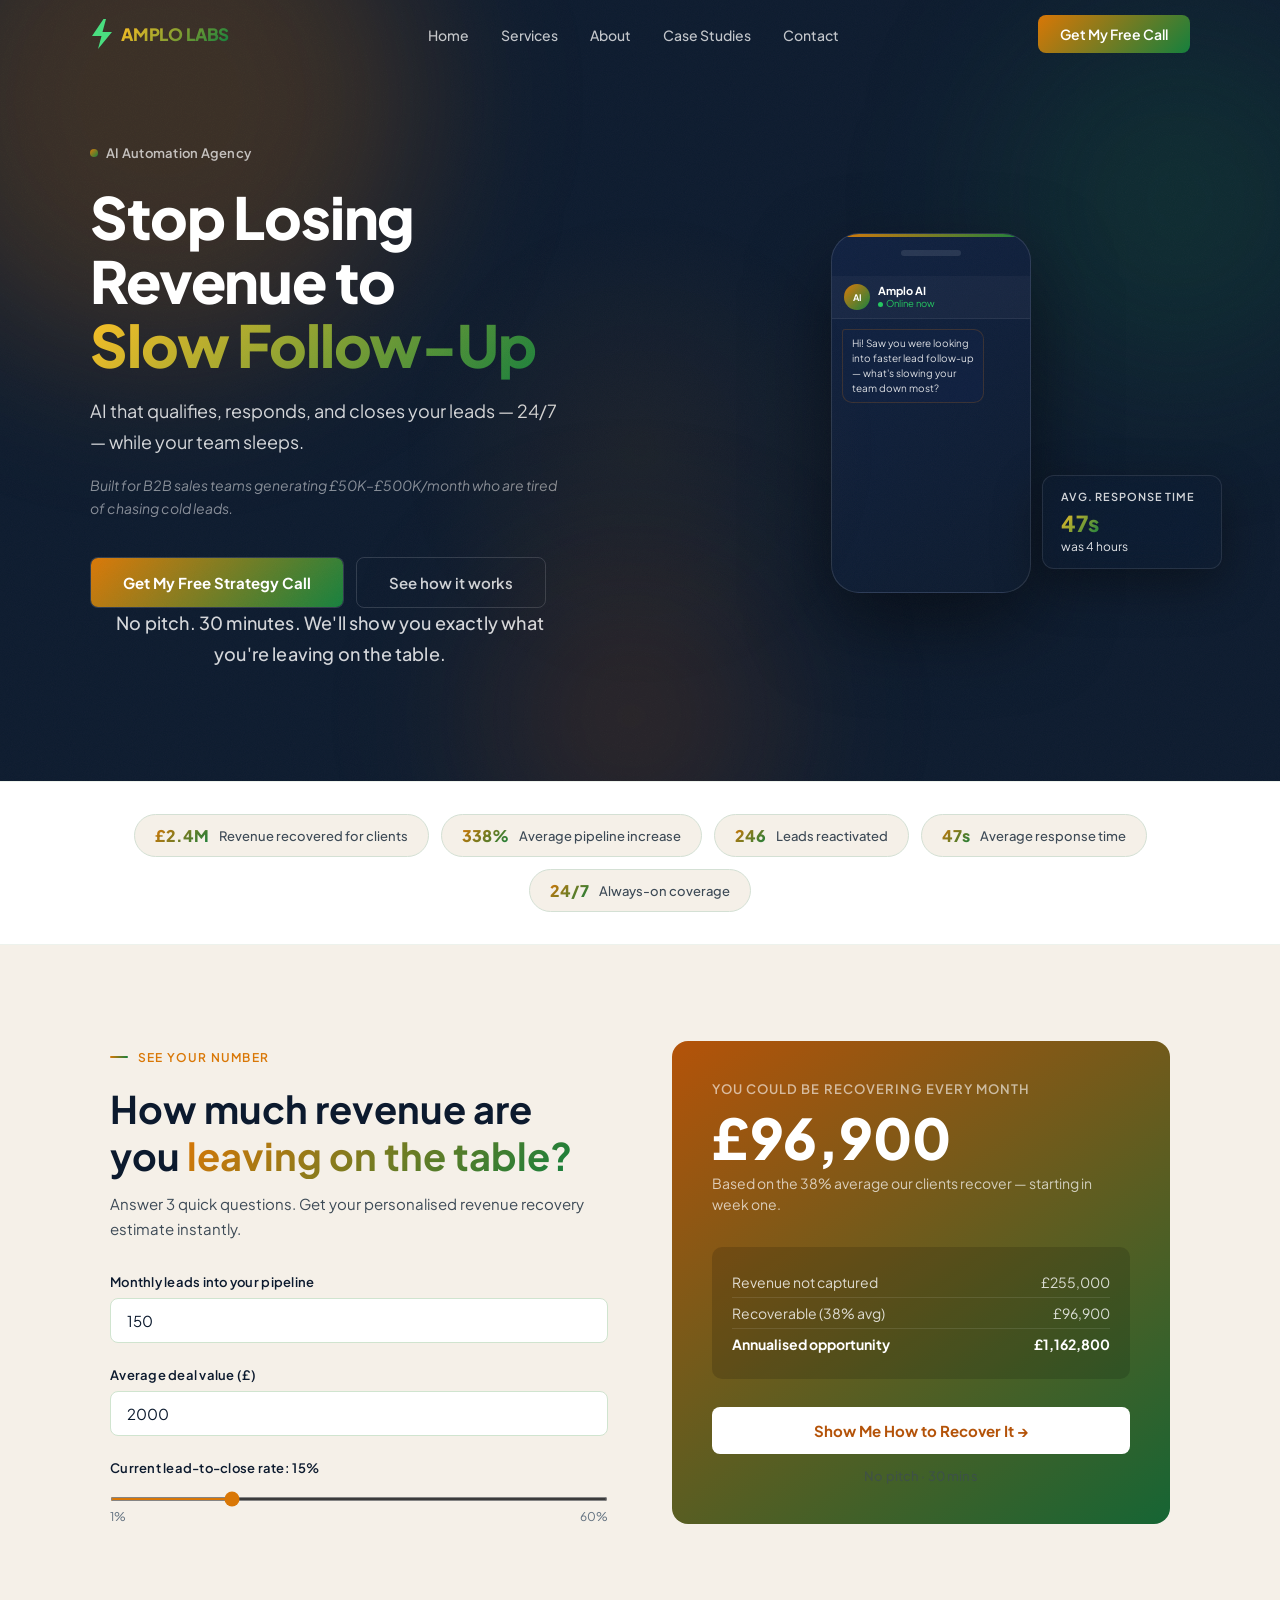
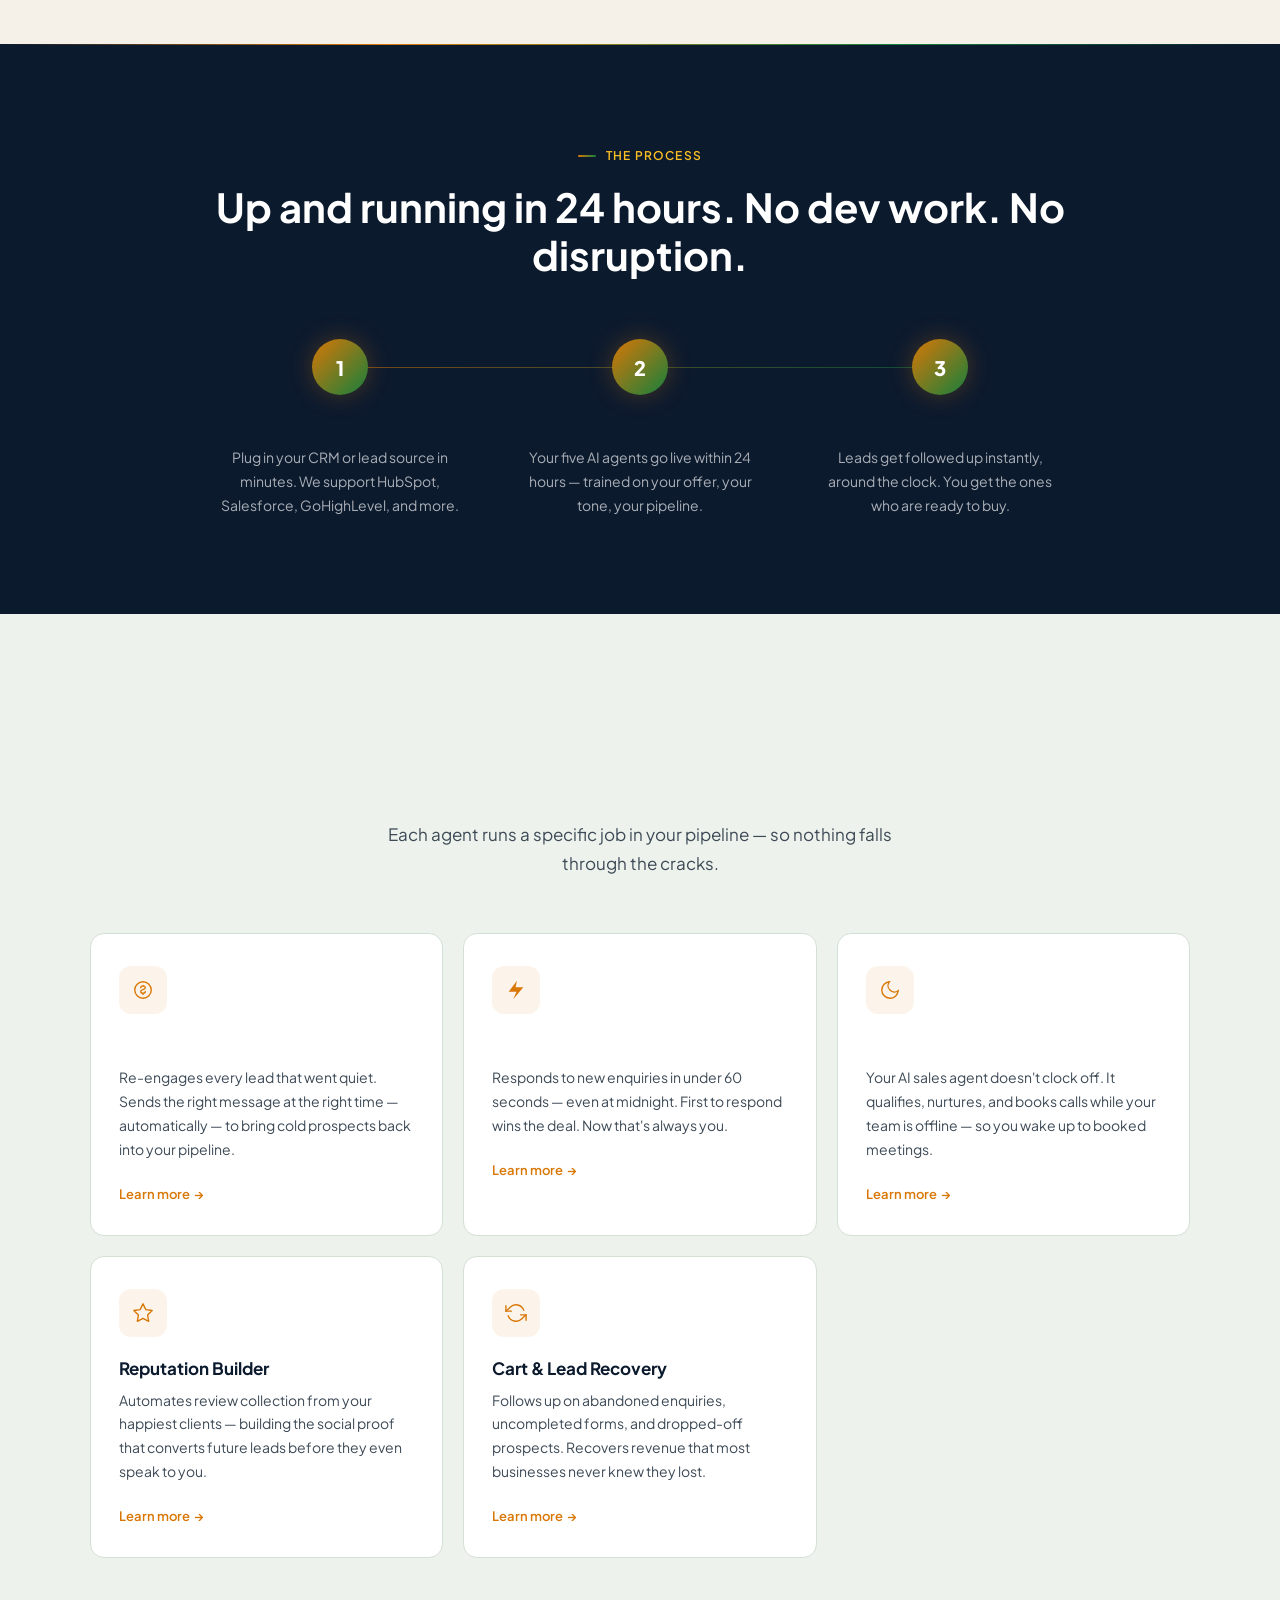
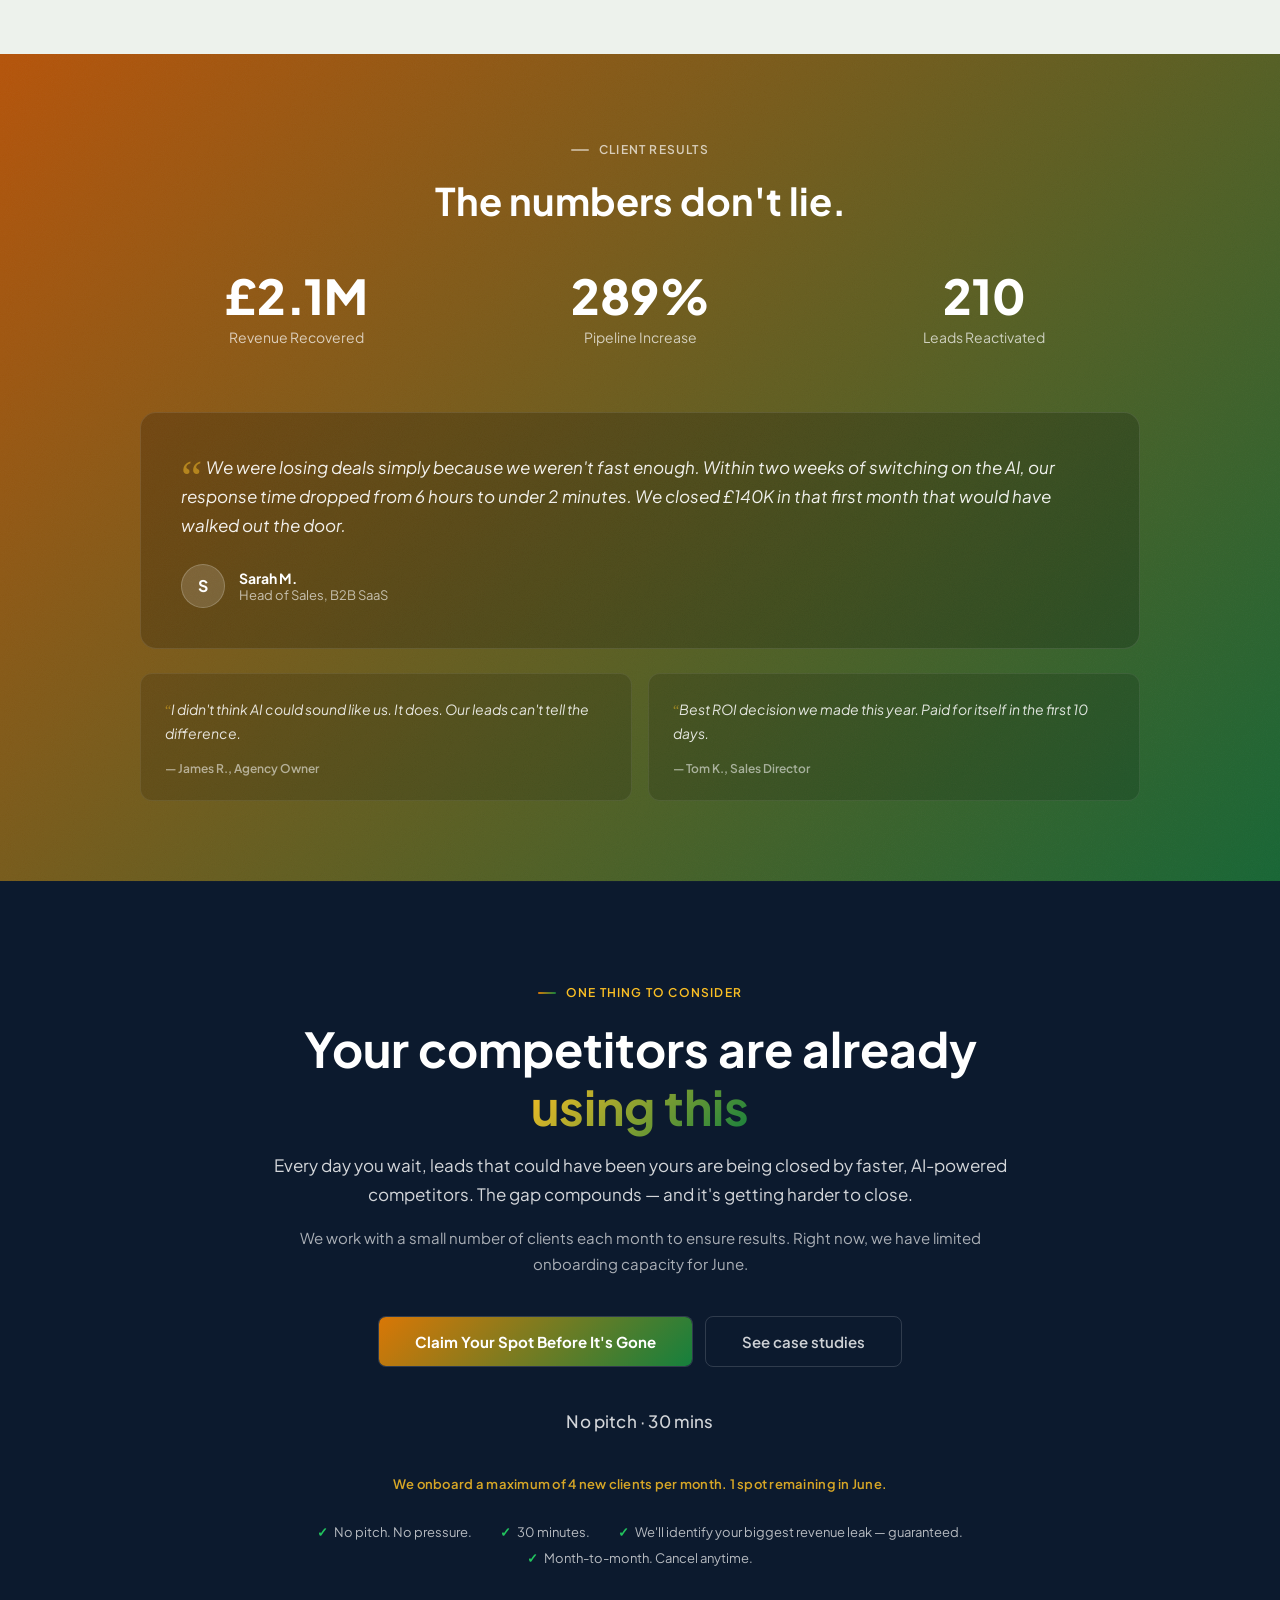
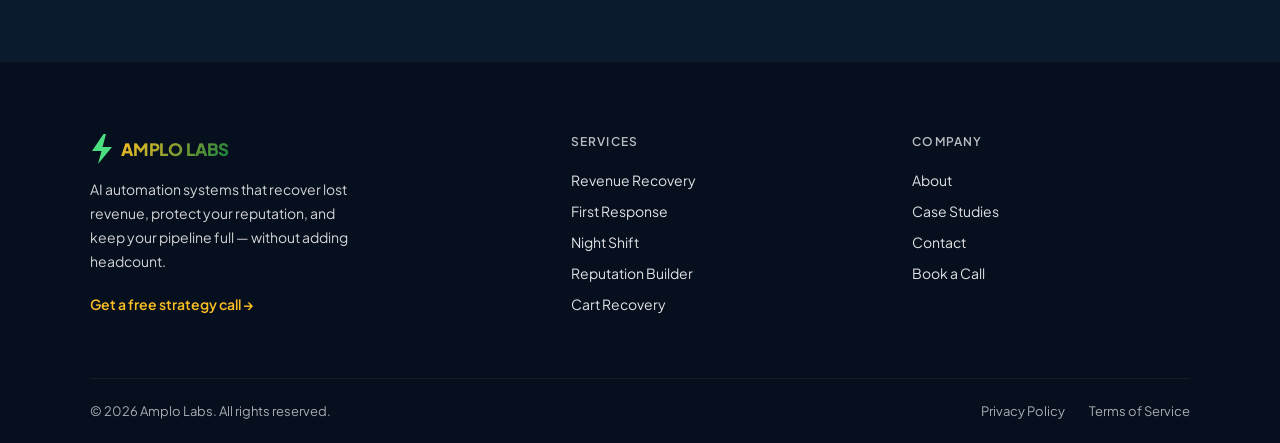
<file: index.html>
<!DOCTYPE html>
<html lang="en">
<head>
<meta name="robots" content="noindex, nofollow">
<meta charset="UTF-8">
<meta name="viewport" content="width=device-width, initial-scale=1.0">
<title>Stop Losing Leads | AI-Powered Revenue Recovery for B2B Sales Teams</title>
<meta name="description" content="Five AI agents that follow up, qualify, and close your leads 24/7. Recover lost revenue and fill your pipeline — automatically.">
<link rel="preconnect" href="https://fonts.googleapis.com">
<link rel="preconnect" href="https://fonts.gstatic.com" crossorigin>
<link href="https://fonts.googleapis.com/css2?family=Plus+Jakarta+Sans:wght@400;600;700&display=swap" rel="stylesheet">
<link rel="stylesheet" href="shared.css">
<style>
*{margin:0;padding:0;box-sizing:border-box}
html,body{overflow-x:hidden;font-family:'Plus Jakarta Sans',sans-serif;background:#f5f0e8}

/* ── NAV ── */
.site-nav{position:fixed;top:0;left:0;right:0;z-index:100;padding:0 24px;transition:background .3s,box-shadow .3s;background:transparent}
.site-nav.is-scrolled{background:#0c1a2e;box-shadow:0 1px 0 rgba(255,255,255,.08)}
.nav-inner{max-width:1100px;margin:0 auto;display:flex;align-items:center;justify-content:space-between;height:68px}
.nav-logo{font-size:18px;font-weight:800;color:#fff;text-decoration:none;letter-spacing:-.02em}
.nav-logo span{background:linear-gradient(135deg,#fbbf24,#15803d);-webkit-background-clip:text;-webkit-text-fill-color:transparent;background-clip:text}
.nav-links{display:flex;align-items:center;gap:32px;list-style:none}
.nav-links a{font-size:14px;font-weight:500;color:rgba(255,255,255,.75);text-decoration:none;position:relative;padding-bottom:2px;transition:color .2s}
.nav-links a::after{content:'';position:absolute;bottom:0;left:0;width:0;height:1.5px;background:linear-gradient(90deg,#d97706,#15803d);transition:width .25s}
.nav-links a:hover{color:#fff}
.nav-links a:hover::after{width:100%}
.nav-cta{position:relative;overflow:hidden;font-size:14px;font-weight:600;padding:10px 22px;border-radius:8px;border:none;cursor:pointer;color:#fff;background:#0f2040;text-decoration:none;transition:transform .2s;display:inline-block}
.nav-cta::before{content:'';position:absolute;inset:0;background:linear-gradient(135deg,#d97706,#15803d);opacity:1}
.nav-cta span{position:relative;z-index:1}
.nav-cta:hover{transform:translateY(-1px);box-shadow:0 6px 20px rgba(217,119,6,.4)}
.nav-hamburger{display:none;flex-direction:column;gap:5px;cursor:pointer;background:none;border:none;padding:4px}
.nav-hamburger span{display:block;width:22px;height:2px;background:#fff;border-radius:2px;transition:transform .3s,opacity .3s}
.nav-hamburger.open span:nth-child(1){transform:translateY(7px) rotate(45deg)}
.nav-hamburger.open span:nth-child(2){opacity:0}
.nav-hamburger.open span:nth-child(3){transform:translateY(-7px) rotate(-45deg)}
.nav-mobile{display:none;position:fixed;top:68px;left:0;right:0;bottom:0;background:#0c1a2e;padding:24px;z-index:99;flex-direction:column;gap:8px}
.nav-mobile.open{display:flex;animation:menuIn .2s ease}
.nav-mobile a{font-size:18px;font-weight:600;color:rgba(255,255,255,.8);text-decoration:none;padding:14px 0;border-bottom:1px solid rgba(255,255,255,.06)}
.nav-mobile-cta{margin-top:16px;text-align:center;padding:16px 24px;border-radius:10px;font-weight:700;background:linear-gradient(135deg,#d97706,#15803d);color:#fff;font-size:16px;text-decoration:none}
@keyframes menuIn{from{opacity:0;transform:translateY(-8px)}to{opacity:1;transform:translateY(0)}}
@media(max-width:768px){.nav-links,.nav-cta{display:none}.nav-hamburger{display:flex}}

/* ── HERO ── */
.hero-wrap{width:100vw;position:relative;left:50%;margin-left:-50vw;box-sizing:border-box;background:#0c1a2e;padding:140px 24px 96px}
.hero-inner{max-width:1100px;margin:0 auto;display:grid;grid-template-columns:1fr 1fr;gap:64px;align-items:center}
.hero-badge{display:inline-flex;align-items:center;gap:8px;font-size:13px;font-weight:600;color:rgba(255,255,255,.7);margin-bottom:24px;letter-spacing:.02em}
.hero-badge-dot{width:8px;height:8px;border-radius:50%;background:linear-gradient(135deg,#d97706,#15803d);flex-shrink:0}
.hero-text h1{font-size:clamp(36px,5vw,58px);font-weight:800;line-height:1.1;color:#fff;margin:0 0 20px;letter-spacing:-.02em}
.hero-text h1 span{background:linear-gradient(135deg,#fbbf24,#15803d);-webkit-background-clip:text;-webkit-text-fill-color:transparent;background-clip:text}
.hero-text p{font-size:18px;line-height:1.7;color:rgba(255,255,255,.82);margin:0 0 16px;max-width:480px}
.hero-support{font-size:14px!important;color:rgba(255,255,255,.5)!important;margin:0 0 36px!important;font-style:italic}
.hero-btns{display:flex;flex-wrap:wrap;gap:12px}
.hero-btn-primary{position:relative;overflow:hidden;font-size:15px;font-weight:700;padding:15px 32px;border-radius:8px;border:none;cursor:pointer;color:#fff;background:#0c1a2e;text-decoration:none;display:inline-block;transition:transform .2s;border:1.5px solid rgba(255,255,255,.15)}
.hero-btn-primary::before{content:'';position:absolute;inset:0;background:linear-gradient(135deg,#d97706,#15803d);opacity:1}
.hero-btn-primary span{position:relative;z-index:1}
.hero-btn-primary:hover{transform:translateY(-2px);box-shadow:0 8px 24px rgba(217,119,6,.4)}
.hero-btn-secondary{font-size:15px;font-weight:600;padding:15px 32px;border-radius:8px;border:1.5px solid rgba(255,255,255,.15);color:rgba(255,255,255,.8);background:transparent;text-decoration:none;display:inline-block;transition:border-color .2s,color .2s}
.hero-btn-secondary:hover{border-color:rgba(255,255,255,.4);color:#fff}
.hero-visual{position:relative;display:flex;justify-content:center;align-items:center}
.hero-phone{width:200px;height:360px;border-radius:28px;background:linear-gradient(145deg,#0f2040,#0c1a2e);border:1.5px solid rgba(255,255,255,.12);position:relative;overflow:hidden;box-shadow:0 32px 80px rgba(0,0,0,.5)}
.hero-phone::before{content:'';position:absolute;top:0;left:0;right:0;height:3px;background:linear-gradient(90deg,#d97706,#15803d)}
.hero-phone-notch{width:60px;height:6px;border-radius:3px;background:rgba(255,255,255,.1);margin:16px auto 20px}
.hero-phone-screen{padding:0 16px}
.hero-phone-row{height:10px;border-radius:5px;background:rgba(255,255,255,.08);margin-bottom:10px}
.hero-phone-row.w75{width:75%}
.hero-phone-row.w55{width:55%}
.hero-phone-row.w90{width:90%}
.hero-phone-row.accent{background:linear-gradient(90deg,rgba(217,119,6,.5),rgba(21,128,61,.3))}
.hero-float-card{position:absolute;bottom:24px;right:-32px;background:rgba(15,32,64,.9);border:1px solid rgba(217,119,6,.3);border-radius:12px;padding:14px 18px;backdrop-filter:blur(12px);min-width:180px;box-shadow:0 16px 48px rgba(0,0,0,.4)}
.hero-float-label{font-size:11px;font-weight:600;letter-spacing:.08em;text-transform:uppercase;color:rgba(255,255,255,.82);margin-bottom:6px}
.hero-float-val{font-size:22px;font-weight:800;color:#fff}
.hero-float-val span{background:linear-gradient(135deg,#fbbf24,#15803d);-webkit-background-clip:text;-webkit-text-fill-color:transparent;background-clip:text}
.hero-float-sub{font-size:12px;color:rgba(255,255,255,.88);margin-top:2px}

/* ── HERO CHAT UI ── */
.chat-hdr{display:flex;align-items:center;gap:8px;padding:8px 12px;border-bottom:1px solid rgba(255,255,255,.07);background:rgba(255,255,255,.03)}
.chat-hdr-av{width:26px;height:26px;border-radius:50%;background:linear-gradient(135deg,#d97706,#15803d);display:flex;align-items:center;justify-content:center;font-size:9px;font-weight:700;color:#fff;flex-shrink:0}
.chat-hdr-name{font-size:11px;font-weight:700;color:#fff;line-height:1.3}
.chat-hdr-online{font-size:9.5px;color:#22c55e;display:flex;align-items:center;gap:3px;line-height:1.2}
.chat-hdr-online span{width:5px;height:5px;border-radius:50%;background:#22c55e;display:block;flex-shrink:0}
.chat-msgs{padding:10px 10px 6px;display:flex;flex-direction:column;gap:5px;overflow:hidden;height:272px}
.chat-bubble{max-width:80%;padding:6px 9px;border-radius:10px;font-size:10px;line-height:1.5;opacity:0;animation:msgIn .2s ease forwards;word-break:break-word}
.chat-bubble.bot{align-self:flex-start;background:rgba(15,32,64,.9);border:1px solid rgba(217,119,6,.2);color:rgba(255,255,255,.85);border-radius:3px 10px 10px 10px}
.chat-bubble.lead{align-self:flex-end;background:linear-gradient(135deg,rgba(180,83,9,.85),rgba(22,101,52,.75));color:#fff;border-radius:10px 3px 10px 10px}
@keyframes msgIn{from{opacity:0;transform:translateY(5px)}to{opacity:1;transform:none}}
.chat-typing{align-self:flex-start;display:flex;align-items:center;gap:3px;padding:7px 10px;background:rgba(15,32,64,.9);border:1px solid rgba(217,119,6,.2);border-radius:3px 10px 10px 10px}
.chat-typing span{width:4px;height:4px;border-radius:50%;background:rgba(255,255,255,.5);animation:typDot 1.1s ease-in-out infinite}
.chat-typing span:nth-child(2){animation-delay:.18s}
.chat-typing span:nth-child(3){animation-delay:.36s}
@keyframes typDot{0%,60%,100%{transform:translateY(0);opacity:.35}30%{transform:translateY(-3px);opacity:1}}
.chat-qual{position:absolute;inset:0;display:flex;flex-direction:column;align-items:center;justify-content:center;background:rgba(4,12,24,.94);border-radius:27px;opacity:0;transition:opacity .5s;pointer-events:none;gap:4px}
.chat-qual.show{opacity:1}
.qual-check{width:52px;height:52px;border-radius:50%;background:linear-gradient(135deg,#15803d,#166534);display:flex;align-items:center;justify-content:center;font-size:22px;color:#fff;box-shadow:0 0 28px rgba(34,197,94,.4);margin-bottom:8px}
.qual-title{font-size:13px;font-weight:800;color:#22c55e;letter-spacing:.05em;margin-bottom:6px}
.qual-badges{display:flex;flex-wrap:wrap;gap:4px;justify-content:center;padding:0 14px}
.qual-badge{font-size:9px;font-weight:600;padding:3px 7px;border-radius:100px;background:rgba(34,197,94,.12);border:1px solid rgba(34,197,94,.28);color:#86efac;letter-spacing:.03em}

@media(max-width:768px){.hero-inner{grid-template-columns:1fr;gap:48px}.hero-visual{display:none}.hero-wrap{padding-top:100px!important}}

/* ── STATS BAR ── */
.stats-wrap{width:100vw;position:relative;left:50%;margin-left:-50vw;box-sizing:border-box;background:#fff;padding:40px 24px;border-top:1px solid #edf2ec;border-bottom:1px solid #edf2ec}
.stats-inner{max-width:1100px;margin:0 auto;display:flex;flex-wrap:wrap;gap:12px;justify-content:center}
.stat-pill{display:flex;align-items:center;gap:10px;background:#f5f0e8;border:1px solid #d4e0d4;border-radius:100px;padding:10px 20px}
.stat-pill-val{font-size:16px;font-weight:800;background:linear-gradient(135deg,#d97706,#15803d);-webkit-background-clip:text;-webkit-text-fill-color:transparent;background-clip:text}
.stat-pill-label{font-size:13px;font-weight:500;color:#3d4a56}

/* ── HOME SERVICES ── */
.home-svc-wrap{width:100vw;position:relative;left:50%;margin-left:-50vw;box-sizing:border-box;background:#edf2ec;padding:96px 24px}
.home-svc-inner{max-width:1100px;margin:0 auto}
.eyebrow{display:inline-flex;align-items:center;gap:10px;font-size:12px;font-weight:600;letter-spacing:.1em;text-transform:uppercase;color:#d97706;margin-bottom:20px}
.eyebrow::before{content:'';display:block;width:18px;height:2px;background:linear-gradient(90deg,#d97706,#15803d);border-radius:2px;flex-shrink:0}
.section-head{text-align:center;margin-bottom:56px}
.section-head h2{font-size:clamp(28px,4vw,42px);font-weight:700;line-height:1.2;color:#0c1a2e;margin:0 0 16px}
.section-head h2 span{background:linear-gradient(135deg,#d97706,#15803d);-webkit-background-clip:text;-webkit-text-fill-color:transparent;background-clip:text}
.section-head p{font-size:17px;line-height:1.7;color:#3d4a56;max-width:560px;margin:0 auto}
.home-svc-grid{display:grid;grid-template-columns:repeat(3,1fr);gap:20px}
.svc-card{background:#fff;border-radius:14px;border:1px solid #d4e0d4;padding:32px 28px;position:relative;overflow:hidden;transition:box-shadow .25s,transform .25s}
.svc-card::before{content:'';position:absolute;top:0;left:0;right:0;height:2px;background:linear-gradient(90deg,#d97706,#15803d);transform:scaleX(0);transform-origin:left;transition:transform .3s}
.svc-card:hover{box-shadow:0 12px 40px rgba(217,119,6,.1);transform:translateY(-4px)}
.svc-card:hover::before{transform:scaleX(1)}
.svc-icon{width:44px;height:44px;border-radius:10px;background:rgba(217,119,6,.08);display:flex;align-items:center;justify-content:center;font-size:20px;margin-bottom:20px}
.svc-card h3{font-size:17px;font-weight:700;color:#0c1a2e;margin:0 0 10px}
.svc-card p{font-size:14px;line-height:1.7;color:#3d4a56;margin:0 0 20px}
.svc-card-link{font-size:13px;font-weight:600;color:#d97706;text-decoration:none;display:inline-flex;align-items:center;gap:4px;transition:gap .2s}
.svc-card-link:hover{gap:8px}
.svc-card-link::after{content:'→'}
@media(max-width:768px){.home-svc-grid{grid-template-columns:1fr}}
@media(min-width:769px) and (max-width:1024px){.home-svc-grid{grid-template-columns:repeat(2,1fr)}}

/* ── SOCIAL PROOF ── */
.results-wrap{width:100vw;position:relative;left:50%;margin-left:-50vw;box-sizing:border-box;background:linear-gradient(135deg,#b45309,#166534);padding:80px 24px}
.results-inner{max-width:1000px;margin:0 auto;text-align:center}
.results-eyebrow{display:inline-flex;align-items:center;gap:10px;font-size:12px;font-weight:600;letter-spacing:.1em;text-transform:uppercase;color:rgba(255,255,255,.7);margin-bottom:20px}
.results-eyebrow::before{content:'';display:block;width:18px;height:2px;background:rgba(255,255,255,.5);border-radius:2px}
.results-inner h2{font-size:clamp(24px,3.5vw,38px);font-weight:700;color:#fff;margin:0 0 48px}
.results-grid{display:grid;grid-template-columns:repeat(3,1fr);gap:32px;margin-bottom:64px}
.result-item{text-align:center}
.result-val{font-size:clamp(32px,4vw,48px);font-weight:800;color:#fff;line-height:1;margin-bottom:8px}
.result-label{font-size:14px;color:rgba(255,255,255,.7);line-height:1.4}
@media(max-width:768px){.results-grid{grid-template-columns:repeat(1,1fr)}}
.testimonial-main{background:rgba(0,0,0,.2);border-radius:16px;padding:40px;text-align:left;border:1px solid rgba(255,255,255,.1);margin-bottom:24px}
.testimonial-quote{font-size:17px;font-style:italic;line-height:1.7;color:rgba(255,255,255,.92);margin:0 0 24px;position:relative}
.testimonial-quote::before{content:'\201C';font-size:48px;color:rgba(251,191,36,.5);font-style:normal;font-family:Georgia,serif;line-height:0;vertical-align:-20px;margin-right:4px}
.testimonial-attr{display:flex;align-items:center;gap:14px}
.testimonial-avatar{width:44px;height:44px;border-radius:50%;background:rgba(255,255,255,.15);border:1.5px solid rgba(255,255,255,.2);display:flex;align-items:center;justify-content:center;font-size:16px;font-weight:700;color:#fff;flex-shrink:0}
.testimonial-name{font-size:14px;font-weight:700;color:#fff}
.testimonial-role{font-size:13px;color:rgba(255,255,255,.65)}
.testimonial-grid{display:grid;grid-template-columns:1fr 1fr;gap:16px}
.testimonial-card{background:rgba(0,0,0,.15);border-radius:12px;padding:24px;border:1px solid rgba(255,255,255,.08);text-align:left}
.testimonial-card p{font-size:14px;font-style:italic;line-height:1.65;color:rgba(255,255,255,.85);margin:0 0 16px}
.testimonial-card p::before{content:'\201C';color:rgba(251,191,36,.5);font-style:normal;font-family:Georgia,serif}
.testimonial-card-attr{font-size:12px;color:rgba(255,255,255,.55);font-weight:600}
@media(max-width:768px){.testimonial-grid{grid-template-columns:1fr}}

/* ── CALCULATOR ── */
.calc-wrap{width:100vw;position:relative;left:50%;margin-left:-50vw;box-sizing:border-box;background:#f5f0e8;padding:96px 24px}
.calc-inner{max-width:1060px;margin:0 auto;display:grid;grid-template-columns:1fr 1fr;gap:64px;align-items:start}
.calc-left h2{font-size:clamp(26px,3.5vw,38px);font-weight:700;color:#0c1a2e;margin:0 0 12px}
.calc-left h2 span{background:linear-gradient(135deg,#d97706,#15803d);-webkit-background-clip:text;-webkit-text-fill-color:transparent;background-clip:text}
.calc-left p{font-size:15px;line-height:1.7;color:#3d4a56;margin:0 0 32px}
.calc-field{margin-bottom:24px}
.calc-field label{display:block;font-size:13px;font-weight:600;color:#0c1a2e;margin-bottom:8px;letter-spacing:.02em}
.calc-field input[type=number]{width:100%;padding:12px 16px;border:1.5px solid #d0e4cf;border-radius:8px;font-family:'Plus Jakarta Sans',sans-serif;font-size:15px;color:#0c1a2e;background:#fff;outline:none;transition:border-color .2s}
.calc-field input[type=number]:focus{border-color:#d97706}
.calc-field input[type=range]{width:100%;accent-color:#d97706;height:4px;margin-top:8px}
.calc-slider-labels{display:flex;justify-content:space-between;font-size:12px;color:#637280;margin-top:4px}
.calc-right-card{background:linear-gradient(145deg,#b45309,#166534);border-radius:16px;padding:40px;color:#fff;position:sticky;top:88px}
.calc-result-label{font-size:13px;font-weight:600;letter-spacing:.08em;text-transform:uppercase;color:rgba(255,255,255,.6);margin-bottom:12px}
.calc-result-val{font-size:clamp(36px,5vw,56px);font-weight:800;line-height:1;margin-bottom:8px}
.calc-result-sub{font-size:14px;color:rgba(255,255,255,.7);margin-bottom:32px;line-height:1.5}
.calc-result-breakdown{background:rgba(0,0,0,.15);border-radius:10px;padding:20px;margin-bottom:28px}
.calc-breakdown-row{display:flex;justify-content:space-between;font-size:14px;color:rgba(255,255,255,.8);padding:6px 0;border-bottom:1px solid rgba(255,255,255,.1)}
.calc-breakdown-row:last-child{border:none;font-weight:700;color:#fff}
.calc-cta-btn{display:block;text-align:center;background:#fff;color:#b45309;font-size:15px;font-weight:700;padding:14px 24px;border-radius:8px;text-decoration:none;transition:transform .2s,box-shadow .2s}
.calc-cta-btn:hover{transform:translateY(-2px);box-shadow:0 8px 24px rgba(0,0,0,.2)}
@media(max-width:768px){.calc-inner{grid-template-columns:1fr}.calc-right-card{position:static}}
/* ── CTA FINALE ── */
.cta-finale-wrap{width:100vw;position:relative;left:50%;margin-left:-50vw;box-sizing:border-box;background:#0c1a2e;padding:96px 24px}
.cta-finale-wrap::before{content:'';display:block;position:absolute;top:0;left:0;right:0;height:1px;background:linear-gradient(90deg,transparent,#d97706 30%,#15803d 70%,transparent)}
.cta-finale-inner{max-width:740px;margin:0 auto;text-align:center}
.cta-finale-inner h2{font-size:clamp(30px,4.5vw,48px);font-weight:700;line-height:1.2;color:#fff;margin:0 0 16px}
.cta-finale-inner h2 span{background:linear-gradient(135deg,#fbbf24,#15803d);-webkit-background-clip:text;-webkit-text-fill-color:transparent;background-clip:text}
.cta-finale-inner p{font-size:17px;line-height:1.7;color:rgba(255,255,255,.82);margin:0 0 40px}
.cta-finale-btns{display:flex;flex-wrap:wrap;gap:12px;justify-content:center;margin-bottom:40px}
.cta-fin-primary{position:relative;overflow:hidden;font-size:15px;font-weight:700;padding:15px 36px;border-radius:8px;color:#fff;background:#0c1a2e;border:1.5px solid rgba(255,255,255,.15);text-decoration:none;display:inline-block;transition:transform .2s}
.cta-fin-primary::before{content:'';position:absolute;inset:0;background:linear-gradient(135deg,#d97706,#15803d);opacity:1}
.cta-fin-primary span{position:relative;z-index:1}
.cta-fin-primary:hover{transform:translateY(-2px);box-shadow:0 8px 24px rgba(217,119,6,.4)}
.cta-fin-secondary{font-size:15px;font-weight:600;padding:15px 36px;border-radius:8px;border:1.5px solid rgba(255,255,255,.15);color:rgba(255,255,255,.8);text-decoration:none;display:inline-block;transition:border-color .2s,color .2s}
.cta-fin-secondary:hover{border-color:rgba(255,255,255,.4);color:#fff}
.cta-scarcity{margin-top:20px;font-size:13px;color:rgba(251,191,36,.85);font-weight:600;letter-spacing:.02em}
.cta-reassure{margin-top:32px;display:flex;flex-wrap:wrap;justify-content:center;gap:10px 28px}
.cta-reassure-item{font-size:13px;color:rgba(255,255,255,.7);display:flex;align-items:center;gap:6px}
.cta-reassure-item::before{content:'✓';color:#22c55e;font-weight:700;font-size:13px}

/* ── HOW IT WORKS ── */
.hiw-wrap{width:100vw;position:relative;left:50%;margin-left:-50vw;box-sizing:border-box;background:#0c1a2e;padding:96px 24px}
.hiw-wrap::before{content:'';display:block;position:absolute;top:0;left:0;right:0;height:1px;background:linear-gradient(90deg,transparent,#d97706 30%,#15803d 70%,transparent)}
.hiw-inner{max-width:900px;margin:0 auto;text-align:center}
.hiw-eyebrow{display:inline-flex;align-items:center;gap:10px;font-size:12px;font-weight:600;letter-spacing:.1em;text-transform:uppercase;color:#fbbf24;margin-bottom:20px}
.hiw-eyebrow::before{content:'';display:block;width:18px;height:2px;background:linear-gradient(90deg,#d97706,#15803d);border-radius:2px}
.hiw-inner h2{font-size:clamp(26px,3.5vw,40px);font-weight:700;color:#fff;margin:0 0 60px;line-height:1.2}
.hiw-steps{display:grid;grid-template-columns:repeat(3,1fr);gap:0;position:relative}
.hiw-steps::before{content:'';position:absolute;top:28px;left:calc(16.67% + 28px);right:calc(16.67% + 28px);height:1px;background:linear-gradient(90deg,rgba(217,119,6,.5),rgba(21,128,61,.5));z-index:0}
.hiw-step{display:flex;flex-direction:column;align-items:center;text-align:center;padding:0 24px;position:relative;z-index:1}
.hiw-num{width:56px;height:56px;border-radius:50%;background:linear-gradient(135deg,#d97706,#15803d);display:flex;align-items:center;justify-content:center;font-size:20px;font-weight:800;color:#fff;margin-bottom:20px;box-shadow:0 0 24px rgba(217,119,6,.3)}
.hiw-step h3{font-size:16px;font-weight:700;color:#fff;margin:0 0 10px}
.hiw-step p{font-size:14px;line-height:1.7;color:rgba(255,255,255,.65)}
@media(max-width:768px){.hiw-steps{grid-template-columns:1fr;gap:40px}.hiw-steps::before{display:none}}

/* ── FOOTER ── */
.footer-wrap{width:100vw;position:relative;left:50%;margin-left:-50vw;box-sizing:border-box;background:#060f1e;padding:72px 24px 0}
.footer-grid{max-width:1100px;margin:0 auto;display:grid;grid-template-columns:1.5fr 1fr 1fr;gap:64px;padding-bottom:64px}
.footer-brand-logo{font-size:18px;font-weight:800;color:#fff;letter-spacing:-.02em;margin-bottom:14px;display:block;text-decoration:none}
.footer-brand-logo span{background:linear-gradient(135deg,#fbbf24,#15803d);-webkit-background-clip:text;-webkit-text-fill-color:transparent;background-clip:text}
.footer-brand p{font-size:14px;line-height:1.7;color:rgba(255,255,255,.82);margin:0 0 20px;max-width:280px}
.footer-brand-link{font-size:14px;font-weight:600;color:#fbbf24;text-decoration:none;position:relative;padding-bottom:1px}
.footer-brand-link::after{content:'';position:absolute;bottom:0;left:0;width:0;height:1px;background:#fbbf24;transition:width .25s}
.footer-brand-link:hover::after{width:100%}
.footer-col h4{font-size:12px;font-weight:600;letter-spacing:.1em;text-transform:uppercase;color:rgba(255,255,255,.72);margin-bottom:20px}
.footer-col ul{list-style:none;display:flex;flex-direction:column;gap:10px}
.footer-col ul a{font-size:14px;color:rgba(255,255,255,.88);text-decoration:none;transition:color .2s}
.footer-col ul a:hover{color:#fff}
.footer-bar{max-width:1100px;margin:0 auto;padding:24px 0;border-top:1px solid rgba(255,255,255,.06);display:flex;justify-content:space-between;align-items:center;flex-wrap:wrap;gap:12px}
.footer-bar p{font-size:13px;color:rgba(255,255,255,.65)}
.footer-bar a{font-size:13px;color:rgba(255,255,255,.65);text-decoration:none;transition:color .2s}
.footer-bar a:hover{color:rgba(255,255,255,.75)}
@media(max-width:768px){.footer-grid{grid-template-columns:1fr;gap:40px}.footer-bar{flex-direction:column;text-align:center}}
</style>
</head>
<body>

<!-- NAV -->
<nav class="site-nav" id="siteNav">
  <div class="nav-inner">
    <a href="index.html" class="nav-logo">Amplo <span>Labs</span></a>
    <ul class="nav-links">
      <li><a href="index.html">Home</a></li>
      <li><a href="services.html">Services</a></li>
      <li><a href="about.html">About</a></li>
      <li><a href="case-studies.html">Case Studies</a></li>
      <li><a href="contact.html">Contact</a></li>
    </ul>
    <a href="calendar.html" class="nav-cta"><span>Book a Call</span></a>
    <button class="nav-hamburger" id="navHamburger" aria-label="Menu">
      <span></span><span></span><span></span>
    </button>
  </div>
</nav>
<div class="nav-mobile" id="navMobile">
  <a href="index.html">Home</a>
  <a href="services.html">Services</a>
  <a href="about.html">About</a>
  <a href="case-studies.html">Case Studies</a>
  <a href="contact.html">Contact</a>
  <a href="calendar.html" class="nav-mobile-cta">Book a Call</a>
</div>

<!-- HERO -->
<div class="hero-wrap">
  <div class="hero-inner">
    <div class="hero-text">
      <div class="hero-badge"><span class="hero-badge-dot"></span>AI Automation Agency</div>
      <h1>Stop Losing Revenue to <span>Slow Follow-Up</span></h1>
      <p>AI that qualifies, responds, and closes your leads — 24/7 — while your team sleeps.</p>
      <p class="hero-support">Built for B2B sales teams generating £50K–£500K/month who are tired of chasing cold leads.</p>
      <div class="hero-btns">
        <a href="calendar.html" class="hero-btn-primary"><span>Book a Free Strategy Call</span></a>
        <a href="services.html" class="hero-btn-secondary">See how it works</a>
      </div>
    </div>
    <div class="hero-visual">
      <div class="hero-phone">
        <div class="hero-phone-notch"></div>
        <div class="chat-hdr">
          <div class="chat-hdr-av">AI</div>
          <div>
            <div class="chat-hdr-name">Amplo AI</div>
            <div class="chat-hdr-online"><span></span>Online now</div>
          </div>
        </div>
        <div class="chat-msgs" id="heroChat"></div>
        <div class="chat-qual" id="heroQual">
          <div class="qual-check">✓</div>
          <div class="qual-title">Qualified Lead</div>
          <div class="qual-badges">
            <span class="qual-badge">Budget ✓</span>
            <span class="qual-badge">Authority ✓</span>
            <span class="qual-badge">Need ✓</span>
            <span class="qual-badge">Timing ✓</span>
          </div>
        </div>
      </div>
      <div class="hero-float-card">
        <div class="hero-float-label">Avg. response time</div>
        <div class="hero-float-val"><span>47s</span></div>
        <div class="hero-float-sub">was 4 hours</div>
      </div>
    </div>
  </div>
</div>

<!-- STATS BAR -->
<div class="stats-wrap">
  <div class="stats-inner">
    <div class="stat-pill"><span class="stat-pill-val">£2.4M</span><span class="stat-pill-label">Revenue recovered for clients</span></div>
    <div class="stat-pill"><span class="stat-pill-val">338%</span><span class="stat-pill-label">Average pipeline increase</span></div>
    <div class="stat-pill"><span class="stat-pill-val">246</span><span class="stat-pill-label">Leads reactivated</span></div>
    <div class="stat-pill"><span class="stat-pill-val">47s</span><span class="stat-pill-label">Average response time</span></div>
    <div class="stat-pill"><span class="stat-pill-val">24/7</span><span class="stat-pill-label">Always-on coverage</span></div>
  </div>
</div>

<!-- CALCULATOR -->
<div class="calc-wrap">
  <div class="calc-inner">
    <div class="calc-left">
      <div class="eyebrow">See your number</div>
      <h2>How much revenue are you <span>leaving on the table?</span></h2>
      <p>Answer 3 quick questions. Get your personalised revenue recovery estimate instantly.</p>
      <div class="calc-field">
        <label>Monthly leads into your pipeline</label>
        <input type="number" id="calcLeads" value="150" min="1" max="100000">
      </div>
      <div class="calc-field">
        <label>Average deal value (£)</label>
        <input type="number" id="calcDeal" value="2000" min="1">
      </div>
      <div class="calc-field">
        <label>Current lead-to-close rate: <span id="calcRateLabel">15%</span></label>
        <input type="range" id="calcRate" min="1" max="60" value="15">
        <div class="calc-slider-labels"><span>1%</span><span>60%</span></div>
      </div>
    </div>
    <div class="calc-right-card">
      <div class="calc-result-label">You could be recovering every month</div>
      <div class="calc-result-val" id="calcResult">£0</div>
      <div class="calc-result-sub">Based on the 38% average our clients recover — starting in week one.</div>
      <div class="calc-result-breakdown">
        <div class="calc-breakdown-row"><span>Revenue not captured</span><span id="calcCurrent">£0</span></div>
        <div class="calc-breakdown-row"><span>Recoverable (38% avg)</span><span id="calcPotential">£0</span></div>
        <div class="calc-breakdown-row"><span>Annualised opportunity</span><span id="calcAnnual">£0</span></div>
      </div>
      <a href="calendar.html" class="calc-cta-btn">Show Me How to Recover It →</a>
    </div>
  </div>
</div>

<!-- HOW IT WORKS -->
<div class="hiw-wrap">
  <div class="hiw-inner">
    <div class="hiw-eyebrow">The process</div>
    <h2>Up and running in 24 hours. No dev work. No disruption.</h2>
    <div class="hiw-steps">
      <div class="hiw-step">
        <div class="hiw-num">1</div>
        <h3>Connect</h3>
        <p>Plug in your CRM or lead source in minutes. We support HubSpot, Salesforce, GoHighLevel, and more.</p>
      </div>
      <div class="hiw-step">
        <div class="hiw-num">2</div>
        <h3>Activate</h3>
        <p>Your five AI agents go live within 24 hours — trained on your offer, your tone, your pipeline.</p>
      </div>
      <div class="hiw-step">
        <div class="hiw-num">3</div>
        <h3>Watch it work</h3>
        <p>Leads get followed up instantly, around the clock. You get the ones who are ready to buy.</p>
      </div>
    </div>
  </div>
</div>

<!-- SERVICES -->
<div class="home-svc-wrap">
  <div class="home-svc-inner">
    <div class="section-head">
      <div class="eyebrow">What's inside</div>
      <h2>Five AI systems. <span>One revenue engine.</span></h2>
      <p>Each agent runs a specific job in your pipeline — so nothing falls through the cracks.</p>
    </div>
    <div class="home-svc-grid">
      <div class="svc-card">
        <div class="svc-icon">💰</div>
        <h3>Revenue Recovery</h3>
        <p>Re-engages every lead that went quiet. Sends the right message at the right time — automatically — to bring cold prospects back into your pipeline.</p>
        <a href="services.html#revenue-recovery" class="svc-card-link">Learn more</a>
      </div>
      <div class="svc-card">
        <div class="svc-icon">⚡</div>
        <h3>First Response</h3>
        <p>Responds to new enquiries in under 60 seconds — even at midnight. First to respond wins the deal. Now that's always you.</p>
        <a href="services.html#first-response" class="svc-card-link">Learn more</a>
      </div>
      <div class="svc-card">
        <div class="svc-icon">🌙</div>
        <h3>Night Shift</h3>
        <p>Your AI sales agent doesn't clock off. It qualifies, nurtures, and books calls while your team is offline — so you wake up to booked meetings.</p>
        <a href="services.html#night-shift" class="svc-card-link">Learn more</a>
      </div>
      <div class="svc-card">
        <div class="svc-icon">⭐</div>
        <h3>Reputation Builder</h3>
        <p>Automates review collection from your happiest clients — building the social proof that converts future leads before they even speak to you.</p>
        <a href="services.html#reputation-builder" class="svc-card-link">Learn more</a>
      </div>
      <div class="svc-card">
        <div class="svc-icon">🔁</div>
        <h3>Cart &amp; Lead Recovery</h3>
        <p>Follows up on abandoned enquiries, uncompleted forms, and dropped-off prospects. Recovers revenue that most businesses never knew they lost.</p>
        <a href="services.html#cart-recovery" class="svc-card-link">Learn more</a>
      </div>
    </div>
  </div>
</div>

<!-- SOCIAL PROOF -->
<div class="results-wrap">
  <div class="results-inner">
    <div class="results-eyebrow">Client Results</div>
    <h2>The numbers don't lie.</h2>
    <div class="results-grid">
      <div class="result-item">
        <div class="result-val">£2.4M</div>
        <div class="result-label">Revenue Recovered</div>
      </div>
      <div class="result-item">
        <div class="result-val">338%</div>
        <div class="result-label">Pipeline Increase</div>
      </div>
      <div class="result-item">
        <div class="result-val">246</div>
        <div class="result-label">Leads Reactivated</div>
      </div>
    </div>
    <div class="testimonial-main">
      <p class="testimonial-quote">We were losing deals simply because we weren't fast enough. Within two weeks of switching on the AI, our response time dropped from 6 hours to under 2 minutes. We closed £140K in that first month that would have walked out the door.</p>
      <div class="testimonial-attr">
        <div class="testimonial-avatar">S</div>
        <div>
          <div class="testimonial-name">Sarah M.</div>
          <div class="testimonial-role">Head of Sales, B2B SaaS</div>
        </div>
      </div>
    </div>
    <div class="testimonial-grid">
      <div class="testimonial-card">
        <p>I didn't think AI could sound like us. It does. Our leads can't tell the difference.</p>
        <div class="testimonial-card-attr">— James R., Agency Owner</div>
      </div>
      <div class="testimonial-card">
        <p>Best ROI decision we made this year. Paid for itself in the first 10 days.</p>
        <div class="testimonial-card-attr">— Tom K., Sales Director</div>
      </div>
    </div>
  </div>
</div>

<!-- CTA FINALE -->
<div class="cta-finale-wrap">
  <div class="cta-finale-inner">
    <div class="eyebrow" style="justify-content:center;color:#fbbf24">One thing to consider</div>
    <h2>Your competitors are already <span>using this</span></h2>
    <p>Every day you wait, leads that could have been yours are being closed by faster, AI-powered competitors. The gap compounds — and it's getting harder to close.</p>
    <p style="font-size:15px;color:rgba(255,255,255,.65);margin-top:-24px;margin-bottom:40px">We work with a small number of clients each month to ensure results. Right now, we have limited onboarding capacity for June.</p>
    <div class="cta-finale-btns">
      <a href="calendar.html" class="cta-fin-primary"><span>Claim Your Spot Before It's Gone</span></a>
      <a href="case-studies.html" class="cta-fin-secondary">See case studies</a>
    </div>
    <div class="cta-scarcity">We onboard a maximum of 4 new clients per month. 1 spot remaining in June.</div>
    <div class="cta-reassure">
      <div class="cta-reassure-item">No pitch. No pressure.</div>
      <div class="cta-reassure-item">30 minutes.</div>
      <div class="cta-reassure-item">We'll identify your biggest revenue leak — guaranteed.</div>
      <div class="cta-reassure-item">Month-to-month. Cancel anytime.</div>
    </div>
  </div>
</div>

<!-- FOOTER -->
<footer class="footer-wrap">
  <div class="footer-grid">
    <div class="footer-brand">
      <a href="index.html" class="footer-brand-logo">Amplo <span>Labs</span></a>
      <p>AI automation systems that recover lost revenue, protect your reputation, and keep your pipeline full — without adding headcount.</p>
      <a href="calendar.html" class="footer-brand-link">Book a strategy call →</a>
    </div>
    <div class="footer-col">
      <h4>Services</h4>
      <ul>
        <li><a href="services.html#revenue-recovery">Revenue Recovery</a></li>
        <li><a href="services.html#first-response">First Response</a></li>
        <li><a href="services.html#night-shift">Night Shift</a></li>
        <li><a href="services.html#reputation-builder">Reputation Builder</a></li>
        <li><a href="services.html#cart-recovery">Cart Recovery</a></li>
      </ul>
    </div>
    <div class="footer-col">
      <h4>Company</h4>
      <ul>
        <li><a href="about.html">About</a></li>
        <li><a href="case-studies.html">Case Studies</a></li>
        <li><a href="contact.html">Contact</a></li>
        <li><a href="calendar.html">Book a Call</a></li>
      </ul>
    </div>
  </div>
  <div class="footer-bar">
    <p>© 2026 Amplo Labs. All rights reserved.</p>
    <div style="display:flex;gap:24px">
      <a href="#">Privacy Policy</a>
      <a href="#">Terms of Service</a>
    </div>
  </div>
</footer>

<script>
// Nav scroll
const nav = document.getElementById('siteNav');
window.addEventListener('scroll', () => nav.classList.toggle('is-scrolled', window.scrollY > 20), {passive:true});
nav.classList.add('is-scrolled'); // always dark for preview

// Hamburger
const ham = document.getElementById('navHamburger');
const mob = document.getElementById('navMobile');
ham.addEventListener('click', () => { ham.classList.toggle('open'); mob.classList.toggle('open'); });

// Calculator
function calcUpdate() {
  const leads = parseInt(document.getElementById('calcLeads').value) || 0;
  const deal  = parseInt(document.getElementById('calcDeal').value)  || 0;
  const rate  = parseInt(document.getElementById('calcRate').value);
  document.getElementById('calcRateLabel').textContent = rate + '%';
  const leftOnTable = Math.round(leads * (1 - rate/100) * deal);
  const recoverable = Math.round(leftOnTable * 0.38);
  document.getElementById('calcResult').textContent    = '£' + recoverable.toLocaleString();
  document.getElementById('calcCurrent').textContent   = '£' + leftOnTable.toLocaleString();
  document.getElementById('calcPotential').textContent = '£' + recoverable.toLocaleString();
  document.getElementById('calcAnnual').textContent    = '£' + (recoverable * 12).toLocaleString();
}
['calcLeads','calcDeal','calcRate'].forEach(id => document.getElementById(id).addEventListener('input', calcUpdate));
calcUpdate();

/* ── HERO CHAT ANIMATION ── */
(function(){
  var C=document.getElementById('heroChat');
  var Q=document.getElementById('heroQual');
  if(!C||!Q)return;
  var msgs=[
    {s:'bot', t:"Hi! Saw you were looking into faster lead follow-up — what's slowing your team down most?"},
    {s:'lead',t:"We lose leads because nobody follows up fast enough"},
    {s:'bot', t:"Got it. Roughly how many new leads come in each month?"},
    {s:'lead',t:"Around 150 to 200"},
    {s:'bot', t:"And are you the one who decides on tools like this?"},
    {s:'lead',t:"Yes — I own the sales budget"}
  ];
  var timing=[[700,1100],[400,650],[500,950],[400,600],[500,950],[400,600]];
  var i=0;
  var tids=[];
  function schedule(fn,delay){var id=setTimeout(fn,delay);tids.push(id);return id;}
  function cancelAll(){tids.forEach(clearTimeout);tids=[];}
  function addBubble(side,text){
    var b=document.createElement('div');
    b.className='chat-bubble '+side;
    b.textContent=text;
    C.appendChild(b);
    C.scrollTop=C.scrollHeight;
  }
  function addTyping(){
    var d=document.createElement('div');
    d.className='chat-typing';
    d.innerHTML='<span></span><span></span><span></span>';
    C.appendChild(d);
    C.scrollTop=C.scrollHeight;
    return d;
  }
  function next(){
    if(document.hidden)return;
    if(i>=msgs.length){
      schedule(function(){Q.classList.add('show');schedule(reset,4500);},600);
      return;
    }
    var m=msgs[i],tm=timing[i];
    schedule(function(){
      var typ=addTyping();
      schedule(function(){typ.remove();addBubble(m.s,m.t);i++;next();},tm[1]);
    },tm[0]);
  }
  function reset(){
    cancelAll();
    C.innerHTML='';
    Q.classList.remove('show');
    i=0;
    schedule(next,1400);
  }
  document.addEventListener('visibilitychange',function(){
    if(!document.hidden&&i===0&&C.children.length===0)schedule(next,900);
  });
  schedule(next,900);
})();
</script>
<script src="shared.js"></script>
</body>
</html>
</file>
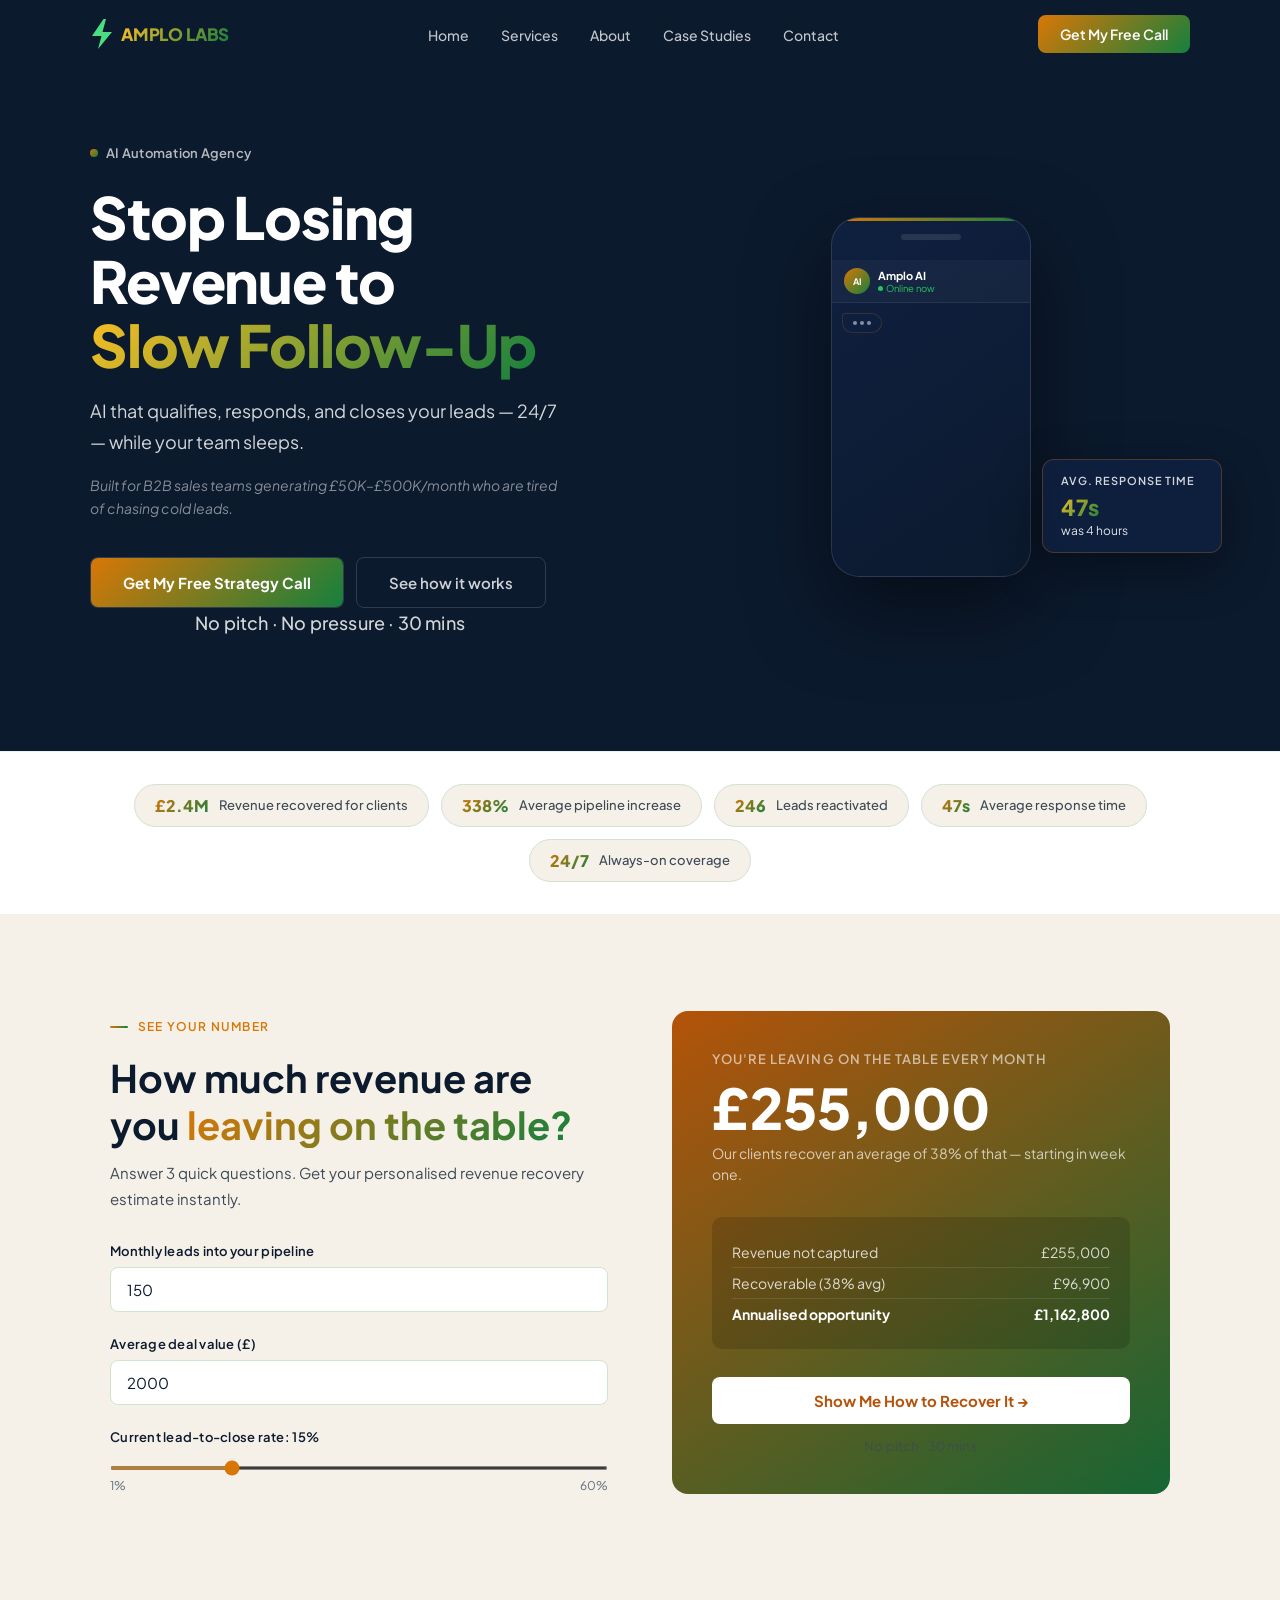
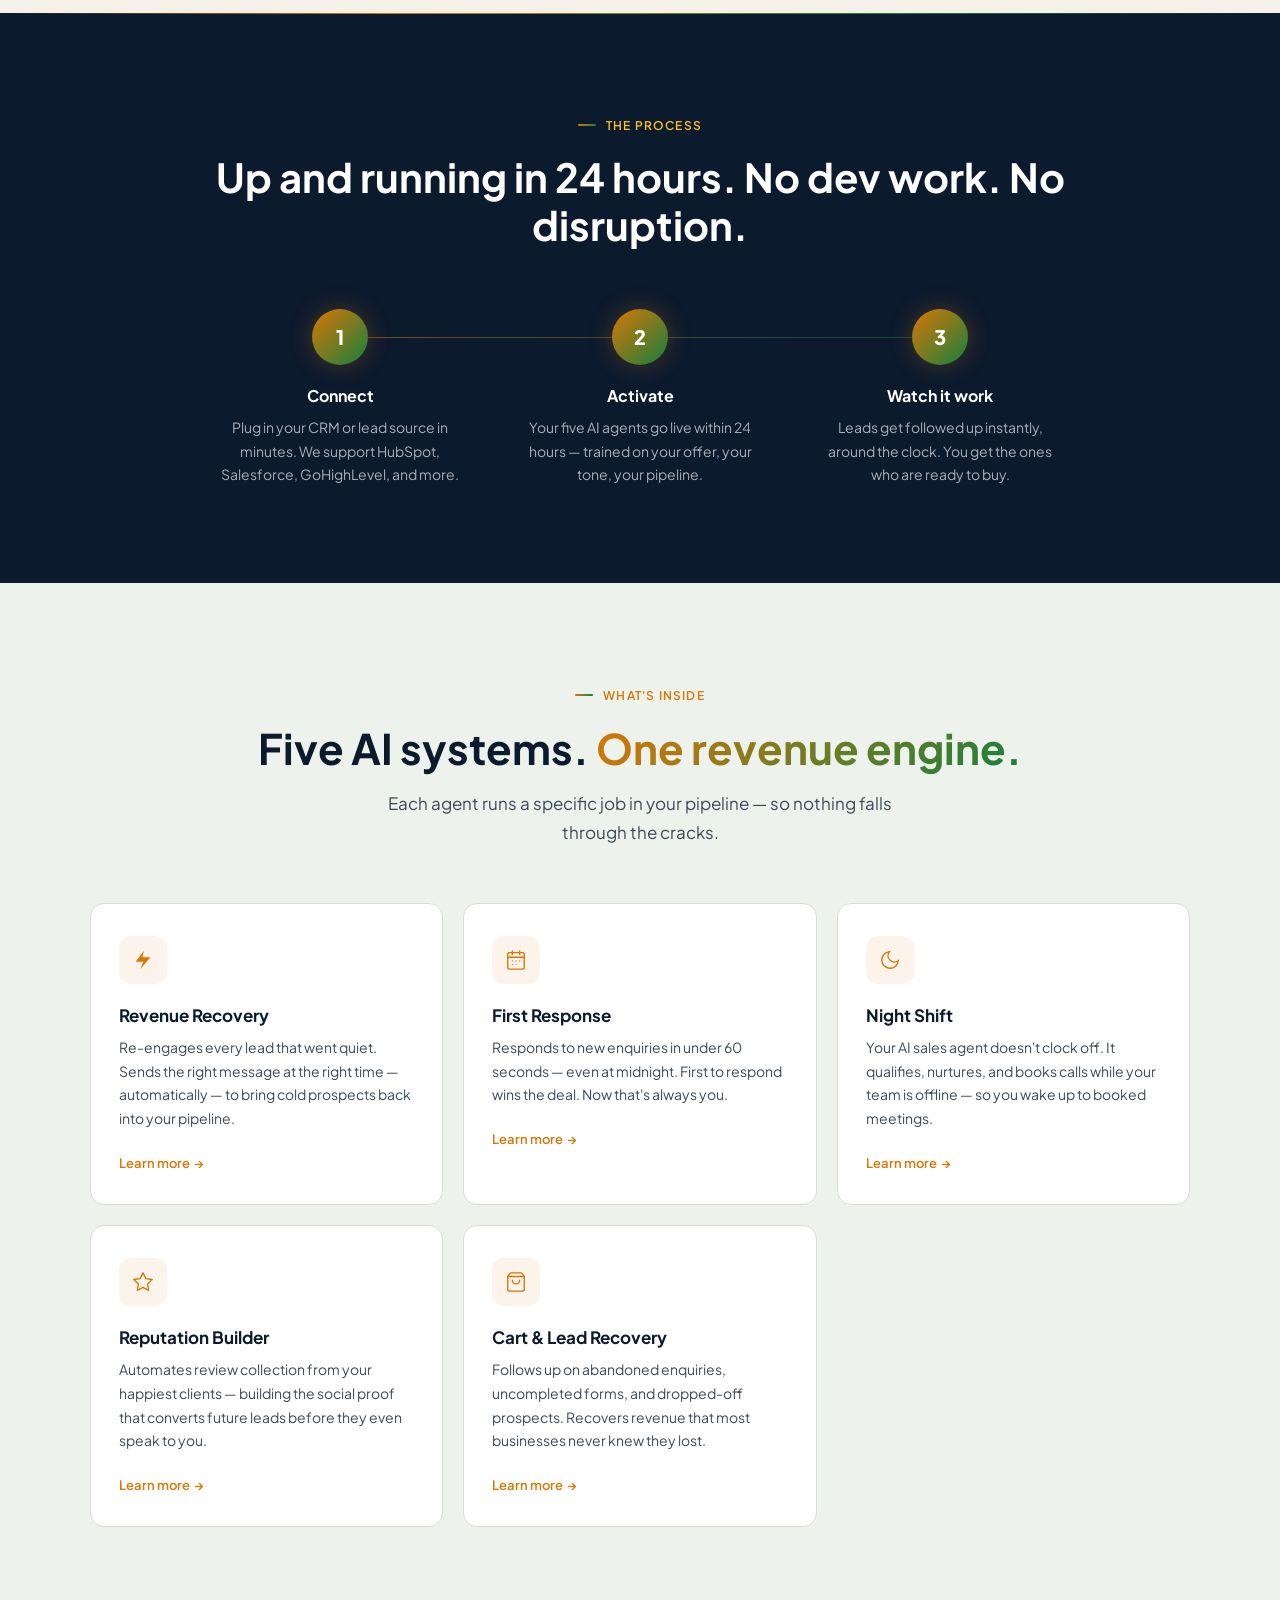
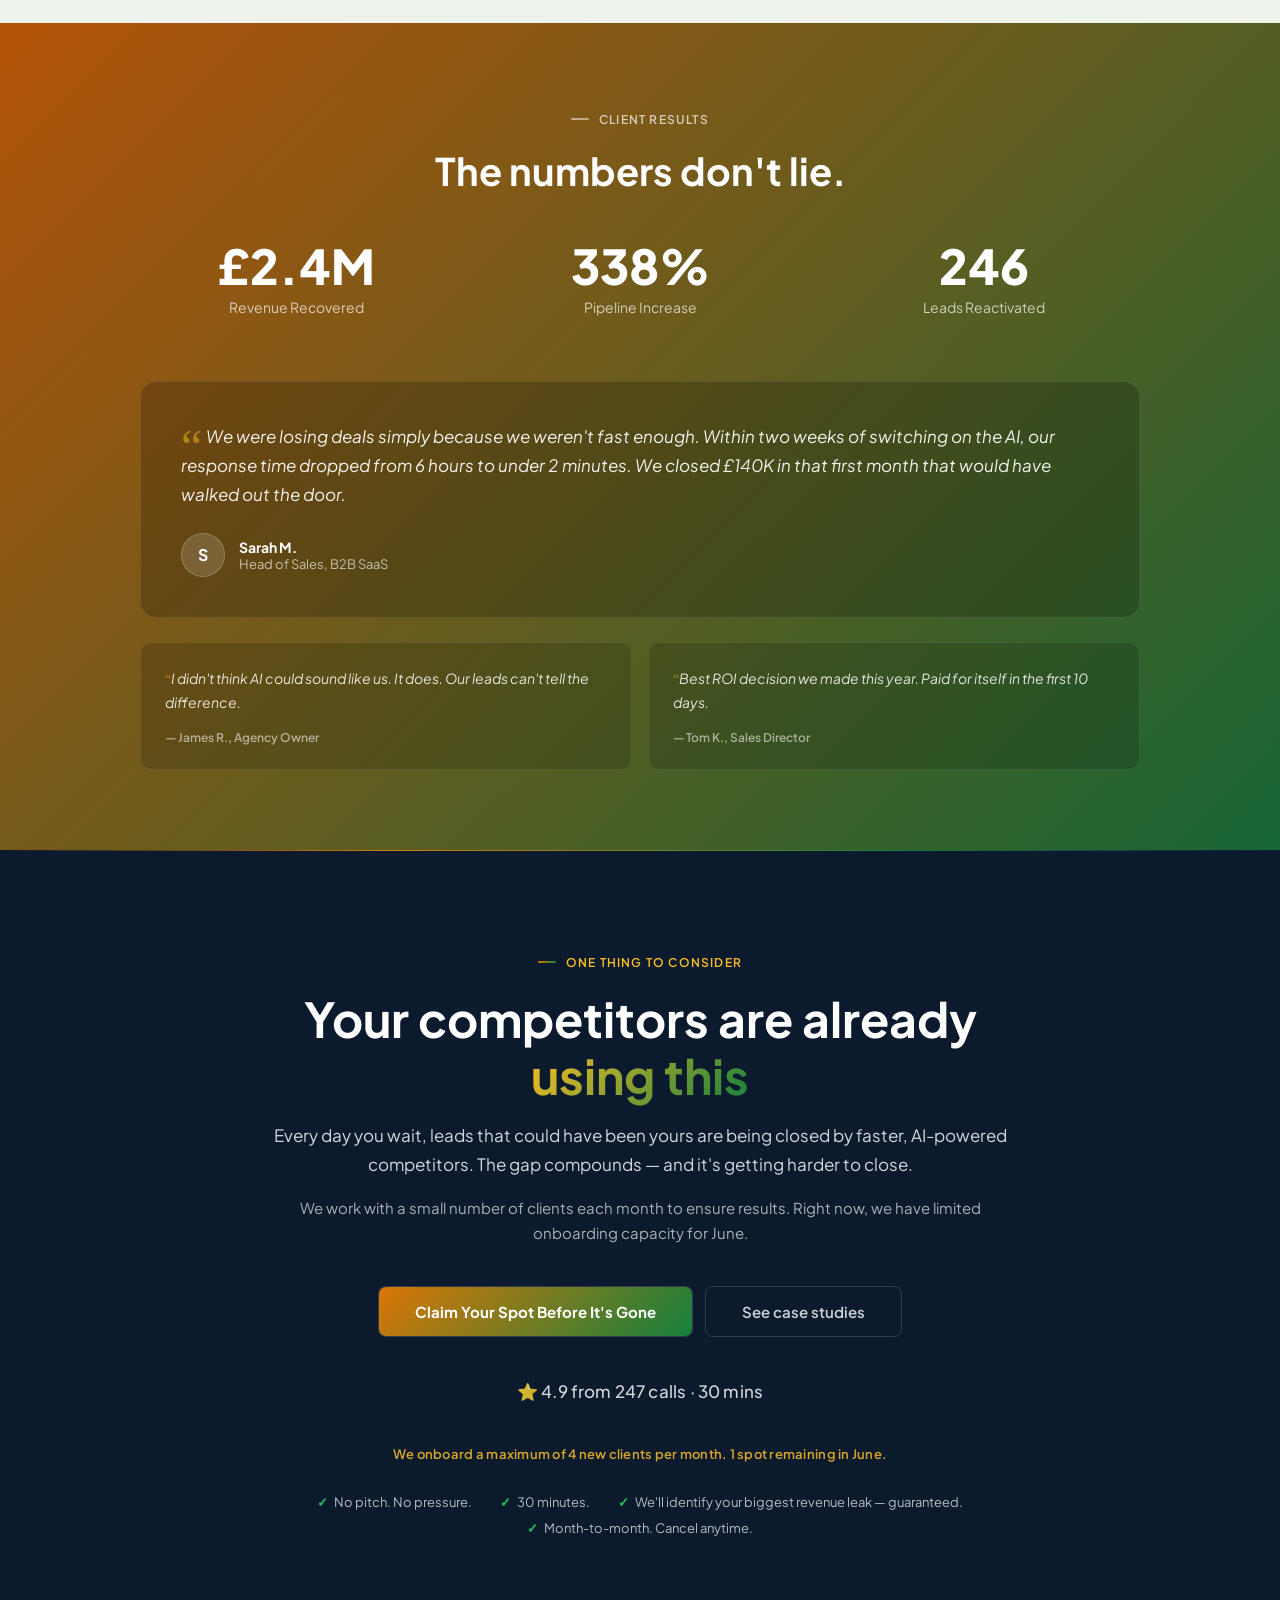
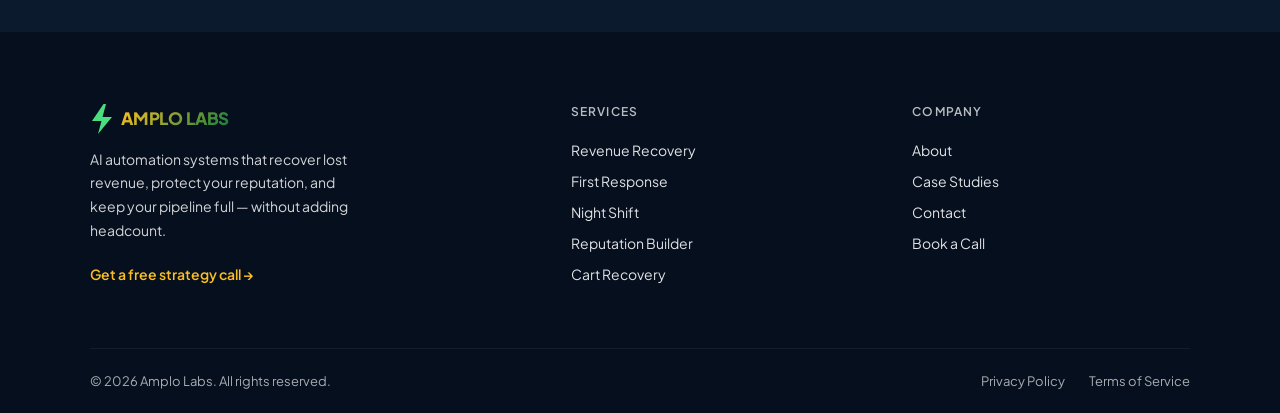
<file: ghl/index.html>
<!DOCTYPE html>
<html lang="en">
<head>
<meta name="robots" content="noindex, nofollow">
<meta charset="UTF-8">
<meta name="viewport" content="width=device-width, initial-scale=1.0">
<title>Stop Losing Leads | AI-Powered Revenue Recovery for B2B Sales Teams</title>
<meta name="description" content="Five AI agents that follow up, qualify, and close your leads 24/7. Recover lost revenue and fill your pipeline — automatically.">
<link rel="preconnect" href="https://fonts.googleapis.com">
<link rel="preconnect" href="https://fonts.gstatic.com" crossorigin>
<link href="https://fonts.googleapis.com/css2?family=Plus+Jakarta+Sans:wght@400;600;700&display=swap" rel="stylesheet">
<style>
*{margin:0;padding:0;box-sizing:border-box}
html,body{overflow-x:hidden;font-family:'Plus Jakarta Sans',sans-serif;background:#f5f0e8}

/* ── NAV ── */
.site-nav{position:fixed;top:0;left:0;right:0;z-index:100;padding:0 24px;transition:background .3s,box-shadow .3s;background:transparent}
.site-nav.is-scrolled{background:#0c1a2e;box-shadow:0 1px 0 rgba(255,255,255,.08)}
.nav-inner{max-width:1100px;margin:0 auto;display:flex;align-items:center;justify-content:space-between;height:68px}
.nav-logo{font-size:18px;font-weight:800;color:#fff;text-decoration:none;letter-spacing:-.02em}
.nav-logo span{background:linear-gradient(135deg,#fbbf24,#15803d);-webkit-background-clip:text;-webkit-text-fill-color:transparent;background-clip:text}
.nav-links{display:flex;align-items:center;gap:32px;list-style:none}
.nav-links a{font-size:14px;font-weight:500;color:rgba(255,255,255,.75);text-decoration:none;position:relative;padding-bottom:2px;transition:color .2s}
.nav-links a::after{content:'';position:absolute;bottom:0;left:0;width:0;height:1.5px;background:linear-gradient(90deg,#d97706,#15803d);transition:width .25s}
.nav-links a:hover{color:#fff}
.nav-links a:hover::after{width:100%}
.nav-cta{position:relative;overflow:hidden;font-size:14px;font-weight:600;padding:10px 22px;border-radius:8px;border:none;cursor:pointer;color:#fff;background:#0f2040;text-decoration:none;transition:transform .2s;display:inline-block}
.nav-cta::before{content:'';position:absolute;inset:0;background:linear-gradient(135deg,#d97706,#15803d);opacity:1}
.nav-cta span{position:relative;z-index:1}
.nav-cta:hover{transform:translateY(-1px);box-shadow:0 6px 20px rgba(217,119,6,.4)}
.nav-hamburger{display:none;flex-direction:column;gap:5px;cursor:pointer;background:none;border:none;padding:4px}
.nav-hamburger span{display:block;width:22px;height:2px;background:#fff;border-radius:2px;transition:transform .3s,opacity .3s}
.nav-hamburger.open span:nth-child(1){transform:translateY(7px) rotate(45deg)}
.nav-hamburger.open span:nth-child(2){opacity:0}
.nav-hamburger.open span:nth-child(3){transform:translateY(-7px) rotate(-45deg)}
.nav-mobile{display:none;position:fixed;top:68px;left:0;right:0;bottom:0;background:#0c1a2e;padding:24px;z-index:99;flex-direction:column;gap:8px}
.nav-mobile.open{display:flex;animation:menuIn .2s ease}
.nav-mobile a{font-size:18px;font-weight:600;color:rgba(255,255,255,.8);text-decoration:none;padding:14px 0;border-bottom:1px solid rgba(255,255,255,.06)}
.nav-mobile-cta{margin-top:16px;text-align:center;padding:16px 24px;border-radius:10px;font-weight:700;background:linear-gradient(135deg,#d97706,#15803d);color:#fff;font-size:16px;text-decoration:none}
@keyframes menuIn{from{opacity:0;transform:translateY(-8px)}to{opacity:1;transform:translateY(0)}}
@media(max-width:768px){.nav-links,.nav-cta{display:none}.nav-hamburger{display:flex}}

/* ── HERO ── */
.hero-wrap{width:100vw;position:relative;left:50%;margin-left:-50vw;box-sizing:border-box;background:#0c1a2e;padding:140px 24px 96px}
.hero-inner{max-width:1100px;margin:0 auto;display:grid;grid-template-columns:1fr 1fr;gap:64px;align-items:center}
.hero-badge{display:inline-flex;align-items:center;gap:8px;font-size:13px;font-weight:600;color:rgba(255,255,255,.7);margin-bottom:24px;letter-spacing:.02em}
.hero-badge-dot{width:8px;height:8px;border-radius:50%;background:linear-gradient(135deg,#d97706,#15803d);flex-shrink:0}
.hero-text h1{font-size:clamp(36px,5vw,58px);font-weight:800;line-height:1.1;color:#fff;margin:0 0 20px;letter-spacing:-.02em}
.hero-text h1 span{background:linear-gradient(135deg,#fbbf24,#15803d);-webkit-background-clip:text;-webkit-text-fill-color:transparent;background-clip:text}
.hero-text p{font-size:18px;line-height:1.7;color:rgba(255,255,255,.82);margin:0 0 16px;max-width:480px}
.hero-support{font-size:14px!important;color:rgba(255,255,255,.5)!important;margin:0 0 36px!important;font-style:italic}
.hero-btns{display:flex;flex-wrap:wrap;gap:12px}
.hero-btn-primary{position:relative;overflow:hidden;font-size:15px;font-weight:700;padding:15px 32px;border-radius:8px;border:none;cursor:pointer;color:#fff;background:#0c1a2e;text-decoration:none;display:inline-block;transition:transform .2s;border:1.5px solid rgba(255,255,255,.15)}
.hero-btn-primary::before{content:'';position:absolute;inset:0;background:linear-gradient(135deg,#d97706,#15803d);opacity:1}
.hero-btn-primary span{position:relative;z-index:1}
.hero-btn-primary:hover{transform:translateY(-2px);box-shadow:0 8px 24px rgba(217,119,6,.4)}
.hero-btn-secondary{font-size:15px;font-weight:600;padding:15px 32px;border-radius:8px;border:1.5px solid rgba(255,255,255,.15);color:rgba(255,255,255,.8);background:transparent;text-decoration:none;display:inline-block;transition:border-color .2s,color .2s}
.hero-btn-secondary:hover{border-color:rgba(255,255,255,.4);color:#fff}
.hero-visual{position:relative;display:flex;justify-content:center;align-items:center}
.hero-phone{width:200px;height:360px;border-radius:28px;background:linear-gradient(145deg,#0f2040,#0c1a2e);border:1.5px solid rgba(255,255,255,.12);position:relative;overflow:hidden;box-shadow:0 32px 80px rgba(0,0,0,.5)}
.hero-phone::before{content:'';position:absolute;top:0;left:0;right:0;height:3px;background:linear-gradient(90deg,#d97706,#15803d)}
.hero-phone-notch{width:60px;height:6px;border-radius:3px;background:rgba(255,255,255,.1);margin:16px auto 20px}
.hero-phone-screen{padding:0 16px}
.hero-phone-row{height:10px;border-radius:5px;background:rgba(255,255,255,.08);margin-bottom:10px}
.hero-phone-row.w75{width:75%}
.hero-phone-row.w55{width:55%}
.hero-phone-row.w90{width:90%}
.hero-phone-row.accent{background:linear-gradient(90deg,rgba(217,119,6,.5),rgba(21,128,61,.3))}
.hero-float-card{position:absolute;bottom:24px;right:-32px;background:rgba(15,32,64,.9);border:1px solid rgba(217,119,6,.3);border-radius:12px;padding:14px 18px;backdrop-filter:blur(12px);min-width:180px;box-shadow:0 16px 48px rgba(0,0,0,.4)}
.hero-float-label{font-size:11px;font-weight:600;letter-spacing:.08em;text-transform:uppercase;color:rgba(255,255,255,.82);margin-bottom:6px}
.hero-float-val{font-size:22px;font-weight:800;color:#fff}
.hero-float-val span{background:linear-gradient(135deg,#fbbf24,#15803d);-webkit-background-clip:text;-webkit-text-fill-color:transparent;background-clip:text}
.hero-float-sub{font-size:12px;color:rgba(255,255,255,.88);margin-top:2px}

/* ── HERO CHAT UI ── */
.chat-hdr{display:flex;align-items:center;gap:8px;padding:8px 12px;border-bottom:1px solid rgba(255,255,255,.07);background:rgba(255,255,255,.03)}
.chat-hdr-av{width:26px;height:26px;border-radius:50%;background:linear-gradient(135deg,#d97706,#15803d);display:flex;align-items:center;justify-content:center;font-size:9px;font-weight:700;color:#fff;flex-shrink:0}
.chat-hdr-name{font-size:11px;font-weight:700;color:#fff;line-height:1.3}
.chat-hdr-online{font-size:9.5px;color:#22c55e;display:flex;align-items:center;gap:3px;line-height:1.2}
.chat-hdr-online span{width:5px;height:5px;border-radius:50%;background:#22c55e;display:block;flex-shrink:0}
.chat-msgs{padding:10px 10px 6px;display:flex;flex-direction:column;gap:5px;overflow:hidden;height:272px}
.chat-bubble{max-width:80%;padding:6px 9px;border-radius:10px;font-size:10px;line-height:1.5;opacity:0;animation:msgIn .2s ease forwards;word-break:break-word}
.chat-bubble.bot{align-self:flex-start;background:rgba(15,32,64,.9);border:1px solid rgba(217,119,6,.2);color:rgba(255,255,255,.85);border-radius:3px 10px 10px 10px}
.chat-bubble.lead{align-self:flex-end;background:linear-gradient(135deg,rgba(180,83,9,.85),rgba(22,101,52,.75));color:#fff;border-radius:10px 3px 10px 10px}
@keyframes msgIn{from{opacity:0;transform:translateY(5px)}to{opacity:1;transform:none}}
.chat-typing{align-self:flex-start;display:flex;align-items:center;gap:3px;padding:7px 10px;background:rgba(15,32,64,.9);border:1px solid rgba(217,119,6,.2);border-radius:3px 10px 10px 10px}
.chat-typing span{width:4px;height:4px;border-radius:50%;background:rgba(255,255,255,.5);animation:typDot 1.1s ease-in-out infinite}
.chat-typing span:nth-child(2){animation-delay:.18s}
.chat-typing span:nth-child(3){animation-delay:.36s}
@keyframes typDot{0%,60%,100%{transform:translateY(0);opacity:.35}30%{transform:translateY(-3px);opacity:1}}
.chat-qual{position:absolute;inset:0;display:flex;flex-direction:column;align-items:center;justify-content:center;background:rgba(4,12,24,.94);border-radius:27px;opacity:0;transition:opacity .5s;pointer-events:none;gap:4px}
.chat-qual.show{opacity:1}
.qual-check{width:52px;height:52px;border-radius:50%;background:linear-gradient(135deg,#15803d,#166534);display:flex;align-items:center;justify-content:center;font-size:22px;color:#fff;box-shadow:0 0 28px rgba(34,197,94,.4);margin-bottom:8px}
.qual-title{font-size:13px;font-weight:800;color:#22c55e;letter-spacing:.05em;margin-bottom:6px}
.qual-badges{display:flex;flex-wrap:wrap;gap:4px;justify-content:center;padding:0 14px}
.qual-badge{font-size:9px;font-weight:600;padding:3px 7px;border-radius:100px;background:rgba(34,197,94,.12);border:1px solid rgba(34,197,94,.28);color:#86efac;letter-spacing:.03em}

@media(max-width:768px){.hero-inner{grid-template-columns:1fr;gap:48px}.hero-visual{display:none}.hero-wrap{padding-top:100px!important}}

/* ── STATS BAR ── */
.stats-wrap{width:100vw;position:relative;left:50%;margin-left:-50vw;box-sizing:border-box;background:#fff;padding:40px 24px;border-top:1px solid #edf2ec;border-bottom:1px solid #edf2ec}
.stats-inner{max-width:1100px;margin:0 auto;display:flex;flex-wrap:wrap;gap:12px;justify-content:center}
.stat-pill{display:flex;align-items:center;gap:10px;background:#f5f0e8;border:1px solid #d4e0d4;border-radius:100px;padding:10px 20px}
.stat-pill-val{font-size:16px;font-weight:800;background:linear-gradient(135deg,#d97706,#15803d);-webkit-background-clip:text;-webkit-text-fill-color:transparent;background-clip:text}
.stat-pill-label{font-size:13px;font-weight:500;color:#3d4a56}

/* ── HOME SERVICES ── */
.home-svc-wrap{width:100vw;position:relative;left:50%;margin-left:-50vw;box-sizing:border-box;background:#edf2ec;padding:96px 24px}
.home-svc-inner{max-width:1100px;margin:0 auto}
.eyebrow{display:inline-flex;align-items:center;gap:10px;font-size:12px;font-weight:600;letter-spacing:.1em;text-transform:uppercase;color:#d97706;margin-bottom:20px}
.eyebrow::before{content:'';display:block;width:18px;height:2px;background:linear-gradient(90deg,#d97706,#15803d);border-radius:2px;flex-shrink:0}
.section-head{text-align:center;margin-bottom:56px}
.section-head h2{font-size:clamp(28px,4vw,42px);font-weight:700;line-height:1.2;color:#0c1a2e;margin:0 0 16px}
.section-head h2 span{background:linear-gradient(135deg,#d97706,#15803d);-webkit-background-clip:text;-webkit-text-fill-color:transparent;background-clip:text}
.section-head p{font-size:17px;line-height:1.7;color:#3d4a56;max-width:560px;margin:0 auto}
.home-svc-grid{display:grid;grid-template-columns:repeat(3,1fr);gap:20px}
.svc-card{background:#fff;border-radius:14px;border:1px solid #d4e0d4;padding:32px 28px;position:relative;overflow:hidden;transition:box-shadow .25s,transform .25s}
.svc-card::before{content:'';position:absolute;top:0;left:0;right:0;height:2px;background:linear-gradient(90deg,#d97706,#15803d);transform:scaleX(0);transform-origin:left;transition:transform .3s}
.svc-card:hover{box-shadow:0 12px 40px rgba(217,119,6,.1);transform:translateY(-4px)}
.svc-card:hover::before{transform:scaleX(1)}
.svc-icon{width:44px;height:44px;border-radius:10px;background:rgba(217,119,6,.08);display:flex;align-items:center;justify-content:center;font-size:20px;margin-bottom:20px}
.svc-card h3{font-size:17px;font-weight:700;color:#0c1a2e;margin:0 0 10px}
.svc-card p{font-size:14px;line-height:1.7;color:#3d4a56;margin:0 0 20px}
.svc-card-link{font-size:13px;font-weight:600;color:#d97706;text-decoration:none;display:inline-flex;align-items:center;gap:4px;transition:gap .2s}
.svc-card-link:hover{gap:8px}
.svc-card-link::after{content:'→'}
@media(max-width:768px){.home-svc-grid{grid-template-columns:1fr}}
@media(min-width:769px) and (max-width:1024px){.home-svc-grid{grid-template-columns:repeat(2,1fr)}}

/* ── SOCIAL PROOF ── */
.results-wrap{width:100vw;position:relative;left:50%;margin-left:-50vw;box-sizing:border-box;background:linear-gradient(135deg,#b45309,#166534);padding:80px 24px}
.results-inner{max-width:1000px;margin:0 auto;text-align:center}
.results-eyebrow{display:inline-flex;align-items:center;gap:10px;font-size:12px;font-weight:600;letter-spacing:.1em;text-transform:uppercase;color:rgba(255,255,255,.7);margin-bottom:20px}
.results-eyebrow::before{content:'';display:block;width:18px;height:2px;background:rgba(255,255,255,.5);border-radius:2px}
.results-inner h2{font-size:clamp(24px,3.5vw,38px);font-weight:700;color:#fff;margin:0 0 48px}
.results-grid{display:grid;grid-template-columns:repeat(3,1fr);gap:32px;margin-bottom:64px}
.result-item{text-align:center}
.result-val{font-size:clamp(32px,4vw,48px);font-weight:800;color:#fff;line-height:1;margin-bottom:8px}
.result-label{font-size:14px;color:rgba(255,255,255,.7);line-height:1.4}
@media(max-width:768px){.results-grid{grid-template-columns:repeat(1,1fr)}}
.testimonial-main{background:rgba(0,0,0,.2);border-radius:16px;padding:40px;text-align:left;border:1px solid rgba(255,255,255,.1);margin-bottom:24px}
.testimonial-quote{font-size:17px;font-style:italic;line-height:1.7;color:rgba(255,255,255,.92);margin:0 0 24px;position:relative}
.testimonial-quote::before{content:'\201C';font-size:48px;color:rgba(251,191,36,.5);font-style:normal;font-family:Georgia,serif;line-height:0;vertical-align:-20px;margin-right:4px}
.testimonial-attr{display:flex;align-items:center;gap:14px}
.testimonial-avatar{width:44px;height:44px;border-radius:50%;background:rgba(255,255,255,.15);border:1.5px solid rgba(255,255,255,.2);display:flex;align-items:center;justify-content:center;font-size:16px;font-weight:700;color:#fff;flex-shrink:0}
.testimonial-name{font-size:14px;font-weight:700;color:#fff}
.testimonial-role{font-size:13px;color:rgba(255,255,255,.65)}
.testimonial-grid{display:grid;grid-template-columns:1fr 1fr;gap:16px}
.testimonial-card{background:rgba(0,0,0,.15);border-radius:12px;padding:24px;border:1px solid rgba(255,255,255,.08);text-align:left}
.testimonial-card p{font-size:14px;font-style:italic;line-height:1.65;color:rgba(255,255,255,.85);margin:0 0 16px}
.testimonial-card p::before{content:'\201C';color:rgba(251,191,36,.5);font-style:normal;font-family:Georgia,serif}
.testimonial-card-attr{font-size:12px;color:rgba(255,255,255,.55);font-weight:600}
@media(max-width:768px){.testimonial-grid{grid-template-columns:1fr}}

/* ── CALCULATOR ── */
.calc-wrap{width:100vw;position:relative;left:50%;margin-left:-50vw;box-sizing:border-box;background:#f5f0e8;padding:96px 24px}
.calc-inner{max-width:1060px;margin:0 auto;display:grid;grid-template-columns:1fr 1fr;gap:64px;align-items:start}
.calc-left h2{font-size:clamp(26px,3.5vw,38px);font-weight:700;color:#0c1a2e;margin:0 0 12px}
.calc-left h2 span{background:linear-gradient(135deg,#d97706,#15803d);-webkit-background-clip:text;-webkit-text-fill-color:transparent;background-clip:text}
.calc-left p{font-size:15px;line-height:1.7;color:#3d4a56;margin:0 0 32px}
.calc-field{margin-bottom:24px}
.calc-field label{display:block;font-size:13px;font-weight:600;color:#0c1a2e;margin-bottom:8px;letter-spacing:.02em}
.calc-field input[type=number]{width:100%;padding:12px 16px;border:1.5px solid #d0e4cf;border-radius:8px;font-family:'Plus Jakarta Sans',sans-serif;font-size:15px;color:#0c1a2e;background:#fff;outline:none;transition:border-color .2s}
.calc-field input[type=number]:focus{border-color:#d97706}
.calc-field input[type=range]{width:100%;accent-color:#d97706;height:4px;margin-top:8px}
.calc-slider-labels{display:flex;justify-content:space-between;font-size:12px;color:#637280;margin-top:4px}
.calc-right-card{background:linear-gradient(145deg,#b45309,#166534);border-radius:16px;padding:40px;color:#fff;position:sticky;top:88px}
.calc-result-label{font-size:13px;font-weight:600;letter-spacing:.08em;text-transform:uppercase;color:rgba(255,255,255,.6);margin-bottom:12px}
.calc-result-val{font-size:clamp(36px,5vw,56px);font-weight:800;line-height:1;margin-bottom:8px}
.calc-result-sub{font-size:14px;color:rgba(255,255,255,.7);margin-bottom:32px;line-height:1.5}
.calc-result-breakdown{background:rgba(0,0,0,.15);border-radius:10px;padding:20px;margin-bottom:28px}
.calc-breakdown-row{display:flex;justify-content:space-between;font-size:14px;color:rgba(255,255,255,.8);padding:6px 0;border-bottom:1px solid rgba(255,255,255,.1)}
.calc-breakdown-row:last-child{border:none;font-weight:700;color:#fff}
.calc-cta-btn{display:block;text-align:center;background:#fff;color:#b45309;font-size:15px;font-weight:700;padding:14px 24px;border-radius:8px;text-decoration:none;transition:transform .2s,box-shadow .2s}
.calc-cta-btn:hover{transform:translateY(-2px);box-shadow:0 8px 24px rgba(0,0,0,.2)}
@media(max-width:768px){.calc-inner{grid-template-columns:1fr}.calc-right-card{position:static}}
.calc-tabs{display:flex;gap:6px;margin-bottom:28px;background:#edf2ec;border-radius:10px;padding:4px}
.calc-tab{flex:1;padding:10px 14px;border-radius:7px;border:none;background:transparent;font-family:'Plus Jakarta Sans',sans-serif;font-size:13px;font-weight:600;color:#637280;cursor:pointer;transition:all .2s}
.calc-tab.active{background:#fff;color:#d97706;box-shadow:0 2px 8px rgba(0,0,0,.08)}

/* ── CTA FINALE ── */
.cta-finale-wrap{width:100vw;position:relative;left:50%;margin-left:-50vw;box-sizing:border-box;background:#0c1a2e;padding:96px 24px}
.cta-finale-wrap::before{content:'';display:block;position:absolute;top:0;left:0;right:0;height:1px;background:linear-gradient(90deg,transparent,#d97706 30%,#15803d 70%,transparent)}
.cta-finale-inner{max-width:740px;margin:0 auto;text-align:center}
.cta-finale-inner h2{font-size:clamp(30px,4.5vw,48px);font-weight:700;line-height:1.2;color:#fff;margin:0 0 16px}
.cta-finale-inner h2 span{background:linear-gradient(135deg,#fbbf24,#15803d);-webkit-background-clip:text;-webkit-text-fill-color:transparent;background-clip:text}
.cta-finale-inner p{font-size:17px;line-height:1.7;color:rgba(255,255,255,.82);margin:0 0 40px}
.cta-finale-btns{display:flex;flex-wrap:wrap;gap:12px;justify-content:center;margin-bottom:40px}
.cta-fin-primary{position:relative;overflow:hidden;font-size:15px;font-weight:700;padding:15px 36px;border-radius:8px;color:#fff;background:#0c1a2e;border:1.5px solid rgba(255,255,255,.15);text-decoration:none;display:inline-block;transition:transform .2s}
.cta-fin-primary::before{content:'';position:absolute;inset:0;background:linear-gradient(135deg,#d97706,#15803d);opacity:1}
.cta-fin-primary span{position:relative;z-index:1}
.cta-fin-primary:hover{transform:translateY(-2px);box-shadow:0 8px 24px rgba(217,119,6,.4)}
.cta-fin-secondary{font-size:15px;font-weight:600;padding:15px 36px;border-radius:8px;border:1.5px solid rgba(255,255,255,.15);color:rgba(255,255,255,.8);text-decoration:none;display:inline-block;transition:border-color .2s,color .2s}
.cta-fin-secondary:hover{border-color:rgba(255,255,255,.4);color:#fff}
.cta-trust-row{display:flex;flex-wrap:wrap;justify-content:center;gap:24px}
.cta-trust-item{font-size:14px;color:rgba(255,255,255,.88);display:flex;align-items:center;gap:8px}
.cta-trust-item::before{content:'';width:16px;height:16px;border-radius:50%;border:1.5px solid rgba(34,197,94,.5);background:rgba(34,197,94,.1);flex-shrink:0}
.cta-scarcity{margin-top:20px;font-size:13px;color:rgba(251,191,36,.85);font-weight:600;letter-spacing:.02em}
.cta-reassure{margin-top:32px;display:flex;flex-wrap:wrap;justify-content:center;gap:10px 28px}
.cta-reassure-item{font-size:13px;color:rgba(255,255,255,.7);display:flex;align-items:center;gap:6px}
.cta-reassure-item::before{content:'✓';color:#22c55e;font-weight:700;font-size:13px}

/* ── HOW IT WORKS ── */
.hiw-wrap{width:100vw;position:relative;left:50%;margin-left:-50vw;box-sizing:border-box;background:#0c1a2e;padding:96px 24px}
.hiw-wrap::before{content:'';display:block;position:absolute;top:0;left:0;right:0;height:1px;background:linear-gradient(90deg,transparent,#d97706 30%,#15803d 70%,transparent)}
.hiw-inner{max-width:900px;margin:0 auto;text-align:center}
.hiw-eyebrow{display:inline-flex;align-items:center;gap:10px;font-size:12px;font-weight:600;letter-spacing:.1em;text-transform:uppercase;color:#fbbf24;margin-bottom:20px}
.hiw-eyebrow::before{content:'';display:block;width:18px;height:2px;background:linear-gradient(90deg,#d97706,#15803d);border-radius:2px}
.hiw-inner h2{font-size:clamp(26px,3.5vw,40px);font-weight:700;color:#fff;margin:0 0 60px;line-height:1.2}
.hiw-steps{display:grid;grid-template-columns:repeat(3,1fr);gap:0;position:relative}
.hiw-steps::before{content:'';position:absolute;top:28px;left:calc(16.67% + 28px);right:calc(16.67% + 28px);height:1px;background:linear-gradient(90deg,rgba(217,119,6,.5),rgba(21,128,61,.5));z-index:0}
.hiw-step{display:flex;flex-direction:column;align-items:center;text-align:center;padding:0 24px;position:relative;z-index:1}
.hiw-num{width:56px;height:56px;border-radius:50%;background:linear-gradient(135deg,#d97706,#15803d);display:flex;align-items:center;justify-content:center;font-size:20px;font-weight:800;color:#fff;margin-bottom:20px;box-shadow:0 0 24px rgba(217,119,6,.3)}
.hiw-step h3{font-size:16px;font-weight:700;color:#fff;margin:0 0 10px}
.hiw-step p{font-size:14px;line-height:1.7;color:rgba(255,255,255,.65)}
@media(max-width:768px){.hiw-steps{grid-template-columns:1fr;gap:40px}.hiw-steps::before{display:none}}

/* ── FOOTER ── */
.footer-wrap{width:100vw;position:relative;left:50%;margin-left:-50vw;box-sizing:border-box;background:#060f1e;padding:72px 24px 0}
.footer-grid{max-width:1100px;margin:0 auto;display:grid;grid-template-columns:1.5fr 1fr 1fr;gap:64px;padding-bottom:64px}
.footer-brand-logo{font-size:18px;font-weight:800;color:#fff;letter-spacing:-.02em;margin-bottom:14px;display:block;text-decoration:none}
.footer-brand-logo span{background:linear-gradient(135deg,#fbbf24,#15803d);-webkit-background-clip:text;-webkit-text-fill-color:transparent;background-clip:text}
.footer-brand p{font-size:14px;line-height:1.7;color:rgba(255,255,255,.82);margin:0 0 20px;max-width:280px}
.footer-brand-link{font-size:14px;font-weight:600;color:#fbbf24;text-decoration:none;position:relative;padding-bottom:1px}
.footer-brand-link::after{content:'';position:absolute;bottom:0;left:0;width:0;height:1px;background:#fbbf24;transition:width .25s}
.footer-brand-link:hover::after{width:100%}
.footer-col h4{font-size:12px;font-weight:600;letter-spacing:.1em;text-transform:uppercase;color:rgba(255,255,255,.72);margin-bottom:20px}
.footer-col ul{list-style:none;display:flex;flex-direction:column;gap:10px}
.footer-col ul a{font-size:14px;color:rgba(255,255,255,.88);text-decoration:none;transition:color .2s}
.footer-col ul a:hover{color:#fff}
.footer-bar{max-width:1100px;margin:0 auto;padding:24px 0;border-top:1px solid rgba(255,255,255,.06);display:flex;justify-content:space-between;align-items:center;flex-wrap:wrap;gap:12px}
.footer-bar p{font-size:13px;color:rgba(255,255,255,.65)}
.footer-bar a{font-size:13px;color:rgba(255,255,255,.65);text-decoration:none;transition:color .2s}
.footer-bar a:hover{color:rgba(255,255,255,.75)}
@media(max-width:768px){.footer-grid{grid-template-columns:1fr;gap:40px}.footer-bar{flex-direction:column;text-align:center}}

/* ── GHL INLINE: shared critical CSS ── */
html{scroll-behavior:smooth}
.cta-micro{font-family:'Plus Jakarta Sans',sans-serif;font-size:13px;font-weight:500;margin-top:14px;letter-spacing:.01em;color:rgba(255,255,255,.45);text-align:center}
.svc-light .cta-micro,.svc-lav .cta-micro,.cs-cta .cta-micro,.calc-wrap .cta-micro,.home-svc-wrap .cta-micro,.stats-wrap .cta-micro,.story-wrap .cta-micro{color:rgba(61,74,86,.65)!important}
@keyframes ctaIdle{0%,65%{box-shadow:0 0 0 0 rgba(217,119,6,.45)}100%{box-shadow:0 0 0 18px rgba(217,119,6,0)}}
.cta-pulse{animation:ctaIdle 2.6s ease-out infinite;animation-delay:3s}
.sticky-cta{display:none;position:fixed;bottom:0;left:0;right:0;z-index:90;padding:12px 14px calc(12px + env(safe-area-inset-bottom));background:rgba(12,26,46,.92);backdrop-filter:blur(16px);-webkit-backdrop-filter:blur(16px);border-top:1px solid rgba(255,255,255,.08);transform:translateY(110%);transition:transform .4s cubic-bezier(.16,1,.3,1)}
.sticky-cta.visible{transform:translateY(0)}
.sticky-cta-btn{display:flex;align-items:center;justify-content:center;gap:10px;width:100%;padding:15px 20px;border-radius:10px;background:linear-gradient(135deg,#d97706,#15803d);color:#fff;font-family:'Plus Jakarta Sans',sans-serif;font-size:15px;font-weight:700;text-decoration:none;letter-spacing:-.01em;box-shadow:0 8px 32px rgba(217,119,6,.4)}
.sticky-cta-btn .arrow{display:inline-block;transition:transform .2s}
.sticky-cta-btn:active .arrow{transform:translateX(4px)}
.sticky-cta-sub{text-align:center;font-size:11px;color:rgba(255,255,255,.5);margin-top:6px;font-weight:500;letter-spacing:.02em}
@media(max-width:768px){body[data-page]:not([data-page="calendar"]) .sticky-cta{display:block}body[data-page]:not([data-page="calendar"]) .footer-wrap{padding-bottom:96px}}
@media(max-width:768px){.stats-inner{flex-wrap:nowrap!important;overflow-x:auto!important;justify-content:flex-start!important;padding:4px 0 12px!important;gap:8px!important;-webkit-overflow-scrolling:touch;scroll-snap-type:x proximity}.stats-inner::-webkit-scrollbar{display:none}.stat-pill{flex-shrink:0;scroll-snap-align:start}}
@media(max-width:768px){.svc-inner.flip{direction:ltr!important}.svc-inner.flip>*{direction:ltr!important}}
.cs-card-img{font-size:42px!important;background:linear-gradient(145deg,#0a1628,#0c1a2e)!important;position:relative}
.cs-card:nth-child(1) .cs-card-img::before,.cs-card:nth-child(4) .cs-card-img::before{background:rgba(217,119,6,.35)!important}
.cs-card:nth-child(2) .cs-card-img::before,.cs-card:nth-child(5) .cs-card-img::before{background:rgba(14,165,233,.2)!important}
.cs-card:nth-child(3) .cs-card-img::before,.cs-card:nth-child(6) .cs-card-img::before{background:rgba(21,128,61,.25)!important}
.cs-card-img .cs-emoji{position:relative;z-index:2;filter:drop-shadow(0 0 18px rgba(251,191,36,.6))}
.cs-card-img::before{content:'';position:absolute;width:90px;height:90px;border-radius:50%;top:50%;left:50%;transform:translate(-50%,-50%);z-index:1;border:1px solid rgba(255,255,255,.08)}
@media(max-width:768px){.cs-filters{flex-wrap:nowrap!important;overflow-x:auto!important;justify-content:flex-start!important;padding:16px 20px!important;gap:6px!important;-webkit-overflow-scrolling:touch}.cs-filters::-webkit-scrollbar{display:none}.cs-filter-btn{flex-shrink:0}}
@media(max-width:768px){.about-hero-wrap{padding-top:100px!important}.svc-hero{padding-top:100px!important}.cs-hero{padding-top:100px!important}.cal-hero{padding-top:100px!important}.demo-hero{padding-top:100px!important}}
.hero-text h1{text-wrap:balance}
@media(max-width:768px){.cmp-table{font-size:12px}.cmp-table thead tr th,.cmp-table tbody td{padding:12px 10px}.cmp-table thead tr th:nth-child(2),.cmp-table tbody td:nth-child(2){display:none}}
@media(max-width:768px){.footer-grid{grid-template-columns:1fr 1fr!important;gap:32px 24px!important}.footer-brand{grid-column:1/-1}}
.calc-left h2{text-wrap:balance}
.svc-icon{width:48px!important;height:48px!important;border-radius:12px!important}
.svc-card,.cs-card,.demo-info-card,.cal-step-card{transition:box-shadow .25s ease,transform .25s ease!important}
@media(max-width:768px){.hero-wrap{padding:100px 20px 60px!important}.hero-text h1{font-size:clamp(32px,8vw,44px)!important}.hero-text p{font-size:15px!important;margin-bottom:36px!important}.hero-btns{flex-direction:column!important;gap:10px!important}.hero-btn-primary,.hero-btn-secondary{width:100%!important;text-align:center!important;box-sizing:border-box!important}.hero-btn-primary::before{opacity:1!important}.hero-btn-secondary{border-color:rgba(255,255,255,.28)!important}}
@media(max-width:768px){.svc-light,.svc-lav,.svc-dark{padding:64px 20px!important}.svc-inner{gap:36px!important}}
@media(min-width:600px) and (max-width:900px){.cs-grid{grid-template-columns:repeat(2,1fr)!important}}
.stats-wrap{padding:32px 24px!important}.stat-pill{padding:10px 20px!important;gap:10px!important}
@media(max-width:768px){.h-scroll{display:flex!important;overflow-x:auto!important;scroll-snap-type:x mandatory;gap:14px!important;padding-bottom:20px!important;grid-template-columns:unset!important;-webkit-overflow-scrolling:touch}.h-scroll>*{flex:0 0 83vw!important;scroll-snap-align:start}.h-scroll::-webkit-scrollbar{display:none}}
</style>
</head>
<body>

<!-- NAV -->
<nav class="site-nav" id="siteNav">
  <div class="nav-inner">
    <a href="index.html" class="nav-logo">Amplo <span>Labs</span></a>
    <ul class="nav-links">
      <li><a href="index.html">Home</a></li>
      <li><a href="services.html">Services</a></li>
      <li><a href="about.html">About</a></li>
      <li><a href="case-studies.html">Case Studies</a></li>
      <li><a href="contact.html">Contact</a></li>
    </ul>
    <a href="calendar.html" class="nav-cta"><span>Book a Call</span></a>
    <button class="nav-hamburger" id="navHamburger" aria-label="Menu">
      <span></span><span></span><span></span>
    </button>
  </div>
</nav>
<div class="nav-mobile" id="navMobile">
  <a href="index.html">Home</a>
  <a href="services.html">Services</a>
  <a href="about.html">About</a>
  <a href="case-studies.html">Case Studies</a>
  <a href="contact.html">Contact</a>
  <a href="calendar.html" class="nav-mobile-cta">Book a Call</a>
</div>

<!-- HERO -->
<div class="hero-wrap">
  <div class="hero-inner">
    <div class="hero-text">
      <div class="hero-badge"><span class="hero-badge-dot"></span>AI Automation Agency</div>
      <h1>Stop Losing Revenue to <span>Slow Follow-Up</span></h1>
      <p>AI that qualifies, responds, and closes your leads — 24/7 — while your team sleeps.</p>
      <p class="hero-support">Built for B2B sales teams generating £50K–£500K/month who are tired of chasing cold leads.</p>
      <div class="hero-btns">
        <a href="calendar.html" class="hero-btn-primary"><span>Book a Free Strategy Call</span></a>
        <a href="services.html" class="hero-btn-secondary">See how it works</a>
      </div>
    </div>
    <div class="hero-visual">
      <div class="hero-phone">
        <div class="hero-phone-notch"></div>
        <div class="chat-hdr">
          <div class="chat-hdr-av">AI</div>
          <div>
            <div class="chat-hdr-name">Amplo AI</div>
            <div class="chat-hdr-online"><span></span>Online now</div>
          </div>
        </div>
        <div class="chat-msgs" id="heroChat"></div>
        <div class="chat-qual" id="heroQual">
          <div class="qual-check">✓</div>
          <div class="qual-title">Qualified Lead</div>
          <div class="qual-badges">
            <span class="qual-badge">Budget ✓</span>
            <span class="qual-badge">Authority ✓</span>
            <span class="qual-badge">Need ✓</span>
            <span class="qual-badge">Timing ✓</span>
          </div>
        </div>
      </div>
      <div class="hero-float-card">
        <div class="hero-float-label">Avg. response time</div>
        <div class="hero-float-val"><span>47s</span></div>
        <div class="hero-float-sub">was 4 hours</div>
      </div>
    </div>
  </div>
</div>

<!-- STATS BAR -->
<div class="stats-wrap">
  <div class="stats-inner">
    <div class="stat-pill"><span class="stat-pill-val">£2.4M</span><span class="stat-pill-label">Revenue recovered for clients</span></div>
    <div class="stat-pill"><span class="stat-pill-val">338%</span><span class="stat-pill-label">Average pipeline increase</span></div>
    <div class="stat-pill"><span class="stat-pill-val">246</span><span class="stat-pill-label">Leads reactivated</span></div>
    <div class="stat-pill"><span class="stat-pill-val">47s</span><span class="stat-pill-label">Average response time</span></div>
    <div class="stat-pill"><span class="stat-pill-val">24/7</span><span class="stat-pill-label">Always-on coverage</span></div>
  </div>
</div>

<!-- CALCULATOR -->
<div class="calc-wrap">
  <div class="calc-inner">
    <div class="calc-left">
      <div class="eyebrow">See your number</div>
      <h2>How much revenue are you <span>leaving on the table?</span></h2>
      <p>Answer 3 quick questions. Get your personalised revenue recovery estimate instantly.</p>
      <div class="calc-field">
        <label>Monthly leads into your pipeline</label>
        <input type="number" id="calcLeads" value="150" min="1" max="100000">
      </div>
      <div class="calc-field">
        <label>Average deal value (£)</label>
        <input type="number" id="calcDeal" value="2000" min="1">
      </div>
      <div class="calc-field">
        <label>Current lead-to-close rate: <span id="calcRateLabel">15%</span></label>
        <input type="range" id="calcRate" min="1" max="60" value="15">
        <div class="calc-slider-labels"><span>1%</span><span>60%</span></div>
      </div>
    </div>
    <div class="calc-right-card">
      <div class="calc-result-label">You're leaving on the table every month</div>
      <div class="calc-result-val" id="calcResult">£0</div>
      <div class="calc-result-sub">Our clients recover an average of 38% of that — starting in week one.</div>
      <div class="calc-result-breakdown">
        <div class="calc-breakdown-row"><span>Revenue not captured</span><span id="calcCurrent">£0</span></div>
        <div class="calc-breakdown-row"><span>Recoverable (38% avg)</span><span id="calcPotential">£0</span></div>
        <div class="calc-breakdown-row"><span>Annualised opportunity</span><span id="calcAnnual">£0</span></div>
      </div>
      <a href="calendar.html" class="calc-cta-btn">Show Me How to Recover It →</a>
    </div>
  </div>
</div>

<!-- HOW IT WORKS -->
<div class="hiw-wrap">
  <div class="hiw-inner">
    <div class="hiw-eyebrow">The process</div>
    <h2>Up and running in 24 hours. No dev work. No disruption.</h2>
    <div class="hiw-steps">
      <div class="hiw-step">
        <div class="hiw-num">1</div>
        <h3>Connect</h3>
        <p>Plug in your CRM or lead source in minutes. We support HubSpot, Salesforce, GoHighLevel, and more.</p>
      </div>
      <div class="hiw-step">
        <div class="hiw-num">2</div>
        <h3>Activate</h3>
        <p>Your five AI agents go live within 24 hours — trained on your offer, your tone, your pipeline.</p>
      </div>
      <div class="hiw-step">
        <div class="hiw-num">3</div>
        <h3>Watch it work</h3>
        <p>Leads get followed up instantly, around the clock. You get the ones who are ready to buy.</p>
      </div>
    </div>
  </div>
</div>

<!-- SERVICES -->
<div class="home-svc-wrap">
  <div class="home-svc-inner">
    <div class="section-head">
      <div class="eyebrow">What's inside</div>
      <h2>Five AI systems. <span>One revenue engine.</span></h2>
      <p>Each agent runs a specific job in your pipeline — so nothing falls through the cracks.</p>
    </div>
    <div class="home-svc-grid">
      <div class="svc-card">
        <div class="svc-icon">💰</div>
        <h3>Revenue Recovery</h3>
        <p>Re-engages every lead that went quiet. Sends the right message at the right time — automatically — to bring cold prospects back into your pipeline.</p>
        <a href="services.html#revenue-recovery" class="svc-card-link">Learn more</a>
      </div>
      <div class="svc-card">
        <div class="svc-icon">⚡</div>
        <h3>First Response</h3>
        <p>Responds to new enquiries in under 60 seconds — even at midnight. First to respond wins the deal. Now that's always you.</p>
        <a href="services.html#first-response" class="svc-card-link">Learn more</a>
      </div>
      <div class="svc-card">
        <div class="svc-icon">🌙</div>
        <h3>Night Shift</h3>
        <p>Your AI sales agent doesn't clock off. It qualifies, nurtures, and books calls while your team is offline — so you wake up to booked meetings.</p>
        <a href="services.html#night-shift" class="svc-card-link">Learn more</a>
      </div>
      <div class="svc-card">
        <div class="svc-icon">⭐</div>
        <h3>Reputation Builder</h3>
        <p>Automates review collection from your happiest clients — building the social proof that converts future leads before they even speak to you.</p>
        <a href="services.html#reputation-builder" class="svc-card-link">Learn more</a>
      </div>
      <div class="svc-card">
        <div class="svc-icon">🔁</div>
        <h3>Cart &amp; Lead Recovery</h3>
        <p>Follows up on abandoned enquiries, uncompleted forms, and dropped-off prospects. Recovers revenue that most businesses never knew they lost.</p>
        <a href="services.html#cart-recovery" class="svc-card-link">Learn more</a>
      </div>
    </div>
  </div>
</div>

<!-- SOCIAL PROOF -->
<div class="results-wrap">
  <div class="results-inner">
    <div class="results-eyebrow">Client Results</div>
    <h2>The numbers don't lie.</h2>
    <div class="results-grid">
      <div class="result-item">
        <div class="result-val">£2.4M</div>
        <div class="result-label">Revenue Recovered</div>
      </div>
      <div class="result-item">
        <div class="result-val">338%</div>
        <div class="result-label">Pipeline Increase</div>
      </div>
      <div class="result-item">
        <div class="result-val">246</div>
        <div class="result-label">Leads Reactivated</div>
      </div>
    </div>
    <div class="testimonial-main">
      <p class="testimonial-quote">We were losing deals simply because we weren't fast enough. Within two weeks of switching on the AI, our response time dropped from 6 hours to under 2 minutes. We closed £140K in that first month that would have walked out the door.</p>
      <div class="testimonial-attr">
        <div class="testimonial-avatar">S</div>
        <div>
          <div class="testimonial-name">Sarah M.</div>
          <div class="testimonial-role">Head of Sales, B2B SaaS</div>
        </div>
      </div>
    </div>
    <div class="testimonial-grid">
      <div class="testimonial-card">
        <p>I didn't think AI could sound like us. It does. Our leads can't tell the difference.</p>
        <div class="testimonial-card-attr">— James R., Agency Owner</div>
      </div>
      <div class="testimonial-card">
        <p>Best ROI decision we made this year. Paid for itself in the first 10 days.</p>
        <div class="testimonial-card-attr">— Tom K., Sales Director</div>
      </div>
    </div>
  </div>
</div>

<!-- CTA FINALE -->
<div class="cta-finale-wrap">
  <div class="cta-finale-inner">
    <div class="eyebrow" style="justify-content:center;color:#fbbf24">One thing to consider</div>
    <h2>Your competitors are already <span>using this</span></h2>
    <p>Every day you wait, leads that could have been yours are being closed by faster, AI-powered competitors. The gap compounds — and it's getting harder to close.</p>
    <p style="font-size:15px;color:rgba(255,255,255,.65);margin-top:-24px;margin-bottom:40px">We work with a small number of clients each month to ensure results. Right now, we have limited onboarding capacity for June.</p>
    <div class="cta-finale-btns">
      <a href="calendar.html" class="cta-fin-primary"><span>Claim Your Spot Before It's Gone</span></a>
      <a href="case-studies.html" class="cta-fin-secondary">See case studies</a>
    </div>
    <div class="cta-scarcity">We onboard a maximum of 4 new clients per month. 1 spot remaining in June.</div>
    <div class="cta-reassure">
      <div class="cta-reassure-item">No pitch. No pressure.</div>
      <div class="cta-reassure-item">30 minutes.</div>
      <div class="cta-reassure-item">We'll identify your biggest revenue leak — guaranteed.</div>
      <div class="cta-reassure-item">Month-to-month. Cancel anytime.</div>
    </div>
  </div>
</div>

<!-- FOOTER -->
<footer class="footer-wrap">
  <div class="footer-grid">
    <div class="footer-brand">
      <a href="index.html" class="footer-brand-logo">Amplo <span>Labs</span></a>
      <p>AI automation systems that recover lost revenue, protect your reputation, and keep your pipeline full — without adding headcount.</p>
      <a href="calendar.html" class="footer-brand-link">Book a strategy call →</a>
    </div>
    <div class="footer-col">
      <h4>Services</h4>
      <ul>
        <li><a href="services.html#revenue-recovery">Revenue Recovery</a></li>
        <li><a href="services.html#first-response">First Response</a></li>
        <li><a href="services.html#night-shift">Night Shift</a></li>
        <li><a href="services.html#reputation-builder">Reputation Builder</a></li>
        <li><a href="services.html#cart-recovery">Cart Recovery</a></li>
      </ul>
    </div>
    <div class="footer-col">
      <h4>Company</h4>
      <ul>
        <li><a href="about.html">About</a></li>
        <li><a href="case-studies.html">Case Studies</a></li>
        <li><a href="contact.html">Contact</a></li>
        <li><a href="calendar.html">Book a Call</a></li>
      </ul>
    </div>
  </div>
  <div class="footer-bar">
    <p>© 2026 Amplo Labs. All rights reserved.</p>
    <div style="display:flex;gap:24px">
      <a href="#">Privacy Policy</a>
      <a href="#">Terms of Service</a>
    </div>
  </div>
</footer>

<script>
// Nav scroll
const nav = document.getElementById('siteNav');
window.addEventListener('scroll', () => nav.classList.toggle('is-scrolled', window.scrollY > 20), {passive:true});
nav.classList.add('is-scrolled'); // always dark for preview

// Hamburger
const ham = document.getElementById('navHamburger');
const mob = document.getElementById('navMobile');
ham.addEventListener('click', () => { ham.classList.toggle('open'); mob.classList.toggle('open'); });

// Calculator
function calcUpdate() {
  const leads = parseInt(document.getElementById('calcLeads').value) || 0;
  const deal  = parseInt(document.getElementById('calcDeal').value)  || 0;
  const rate  = parseInt(document.getElementById('calcRate').value);
  document.getElementById('calcRateLabel').textContent = rate + '%';
  const leftOnTable = Math.round(leads * (1 - rate/100) * deal);
  const recoverable = Math.round(leftOnTable * 0.38);
  document.getElementById('calcResult').textContent    = '£' + leftOnTable.toLocaleString();
  document.getElementById('calcCurrent').textContent   = '£' + leftOnTable.toLocaleString();
  document.getElementById('calcPotential').textContent = '£' + recoverable.toLocaleString();
  document.getElementById('calcAnnual').textContent    = '£' + (recoverable * 12).toLocaleString();
}
['calcLeads','calcDeal','calcRate'].forEach(id => document.getElementById(id).addEventListener('input', calcUpdate));
calcUpdate();

/* ── HERO CHAT ANIMATION ── */
(function(){
  var C=document.getElementById('heroChat');
  var Q=document.getElementById('heroQual');
  if(!C||!Q)return;
  var msgs=[
    {s:'bot', t:"Hi! Saw you were looking into faster lead follow-up — what's slowing your team down most?"},
    {s:'lead',t:"We lose leads because nobody follows up fast enough"},
    {s:'bot', t:"Got it. Roughly how many new leads come in each month?"},
    {s:'lead',t:"Around 150 to 200"},
    {s:'bot', t:"And are you the one who decides on tools like this?"},
    {s:'lead',t:"Yes — I own the sales budget"}
  ];
  var timing=[[700,1100],[400,650],[500,950],[400,600],[500,950],[400,600]];
  var i=0;
  function addBubble(side,text){
    var b=document.createElement('div');
    b.className='chat-bubble '+side;
    b.textContent=text;
    C.appendChild(b);
    C.scrollTop=C.scrollHeight;
  }
  function addTyping(){
    var d=document.createElement('div');
    d.className='chat-typing';
    d.innerHTML='<span></span><span></span><span></span>';
    C.appendChild(d);
    C.scrollTop=C.scrollHeight;
    return d;
  }
  function next(){
    if(i>=msgs.length){
      setTimeout(function(){Q.classList.add('show');setTimeout(reset,4500);},600);
      return;
    }
    var m=msgs[i],tm=timing[i];
    setTimeout(function(){
      var typ=addTyping();
      setTimeout(function(){typ.remove();addBubble(m.s,m.t);i++;next();},tm[1]);
    },tm[0]);
  }
  function reset(){
    C.innerHTML='';
    Q.classList.remove('show');
    i=0;
    setTimeout(next,1400);
  }
  setTimeout(next,900);
})();
</script>

<script>
(()=>{'use strict';
const cm={'Book a Call':'Get My Free Call','Book a Free Strategy Call':'Get My Free Strategy Call','Book a Free 30-Min Session':'Get My Free 30-Min Session','Get Your Free Strategy Call':'Get My Free Strategy Call','Book a free 30-min session →':'Get my free 30-min session →','Book a strategy call →':'Get a free strategy call →'};
document.querySelectorAll('.nav-cta span,.nav-mobile-cta,.hero-btn-primary span,.cta-fin-primary span,.about-cta-primary span,.about-hero-btn-p span,.svc-hero-btn span,.cs-cta-btn span,.about-cta-btn span,.footer-brand-link').forEach(el=>{const t=el.textContent.trim();if(cm[t])el.textContent=cm[t];});
[{sel:'.hero-btns',txt:'No pitch · No pressure · 30 mins'},{sel:'.cta-finale-btns',txt:'⭐ 4.9 from 247 calls · 30 mins'},{sel:'.about-hero-btns',txt:'No pitch · No pressure · 30 mins'},{sel:'.about-cta-btns',txt:'⭐ 4.9 from 247 calls'}].forEach(({sel,txt})=>{document.querySelectorAll(sel).forEach(c=>{if(c.nextElementSibling?.classList.contains('cta-micro'))return;const m=document.createElement('p');m.className='cta-micro';m.textContent=txt;c.parentNode.insertBefore(m,c.nextSibling);});});
document.querySelectorAll('.calc-cta-btn').forEach(b=>{if(b.nextElementSibling?.classList.contains('cta-micro'))return;const m=document.createElement('p');m.className='cta-micro';m.style.color='rgba(255,255,255,.75)';m.textContent='No pitch · 30 mins';b.parentNode.insertBefore(m,b.nextSibling);});
document.querySelectorAll('.cs-cta-btn').forEach(b=>{if(b.nextElementSibling?.classList.contains('cta-micro'))return;const m=document.createElement('p');m.className='cta-micro';m.style.color='rgba(61,74,86,.65)';m.textContent='No pitch · 30 mins';b.parentNode.insertBefore(m,b.nextSibling);});
document.querySelectorAll('.hero-btn-primary,.cta-fin-primary,.about-cta-primary,.cs-cta-btn').forEach(el=>el.classList.add('cta-pulse'));
if(!document.body.dataset.page){const p=location.pathname.split('/').pop().replace('.html','')||'index';document.body.dataset.page=p;}
if(document.body.dataset.page!=='calendar'){const s=document.createElement('div');s.className='sticky-cta';s.innerHTML=`<a href="calendar.html" class="sticky-cta-btn"><span>Get my free 30-min strategy call</span><span class="arrow">→</span></a><div class="sticky-cta-sub">⭐ 4.9 · No pitch · 30 mins</div>`;document.body.appendChild(s);const r=()=>{if(window.scrollY>600){s.classList.add('visible');window.removeEventListener('scroll',r);}};window.addEventListener('scroll',r,{passive:true});}
const bolt=`<svg width="22" height="30" viewBox="0 0 22 30" fill="none" xmlns="http://www.w3.org/2000/svg" aria-hidden="true" style="flex-shrink:0;display:block"><path d="M13.5 0L2 17h9.5L8 30 22 13h-9.5L16 0z" fill="#4ADE80"/></svg>`;
const li=`${bolt}<span style="font-family:'Plus Jakarta Sans',sans-serif;font-weight:800;font-size:17px;letter-spacing:-.01em;color:#fff;line-height:1">AMPLO LABS</span>`;
document.querySelectorAll('.nav-logo,.footer-brand-logo').forEach(el=>{el.style.cssText+=';display:flex;align-items:center;gap:9px;';el.innerHTML=li;});
if(window.innerWidth<=768){const g=document.querySelector('.cs-grid');if(g)g.classList.add('h-scroll');}
const sv=[`<svg viewBox="0 0 24 24" width="22" height="22" fill="none"><path d="M13 2L4 14h8.5L9 22l11-13h-8.5L13 2z" fill="#d97706"/></svg>`,`<svg viewBox="0 0 24 24" width="22" height="22" fill="none" stroke="#d97706" stroke-width="1.5" stroke-linecap="round" stroke-linejoin="round"><rect x="3" y="4" width="18" height="18" rx="2"/><path d="M3 9h18M8 2v4M16 2v4M8 13h.01M12 13h.01M16 13h.01M8 17h.01M12 17h.01"/></svg>`,`<svg viewBox="0 0 24 24" width="22" height="22" fill="none" stroke="#d97706" stroke-width="1.5" stroke-linecap="round"><path d="M21 12.79A9 9 0 1111.21 3 7 7 0 0021 12.79z"/></svg>`,`<svg viewBox="0 0 24 24" width="22" height="22" fill="none" stroke="#d97706" stroke-width="1.5" stroke-linecap="round" stroke-linejoin="round"><polygon points="12 2 15.09 8.26 22 9.27 17 14.14 18.18 21.02 12 17.77 5.82 21.02 7 14.14 2 9.27 8.91 8.26 12 2"/></svg>`,`<svg viewBox="0 0 24 24" width="22" height="22" fill="none" stroke="#d97706" stroke-width="1.5" stroke-linecap="round" stroke-linejoin="round"><path d="M6 2L3 6v14a2 2 0 002 2h14a2 2 0 002-2V6L18 2z"/><line x1="3" y1="6" x2="21" y2="6"/><path d="M16 10a4 4 0 01-8 0"/></svg>`,`<svg viewBox="0 0 24 24" width="22" height="22" fill="none" stroke="#d97706" stroke-width="1.5" stroke-linecap="round" stroke-linejoin="round"><polygon points="12 2 2 7 12 12 22 7 12 2"/><polyline points="2 17 12 22 22 17"/><polyline points="2 12 12 17 22 12"/></svg>`];
document.querySelectorAll('.home-svc-grid .svc-icon').forEach((el,i)=>{if(sv[i])el.innerHTML=sv[i];});
})();
</script>
</body>
</html>
</file>
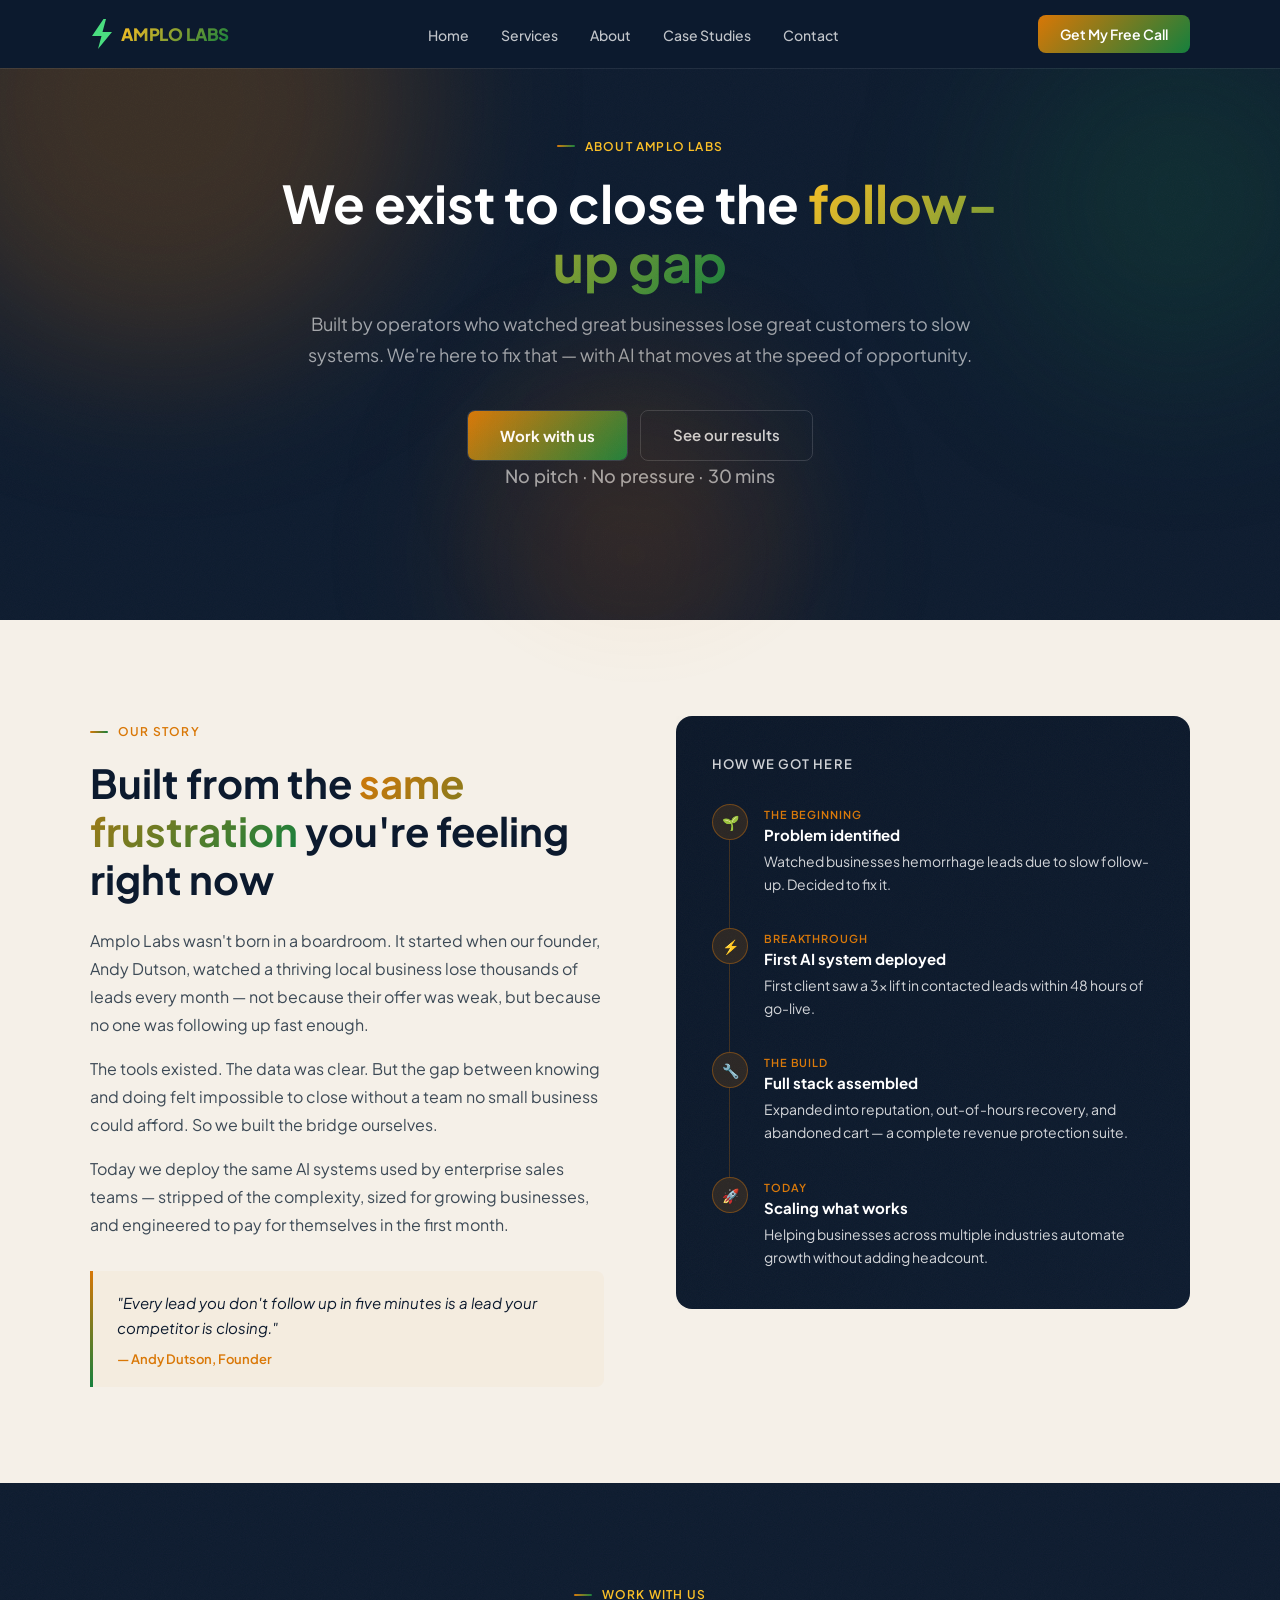
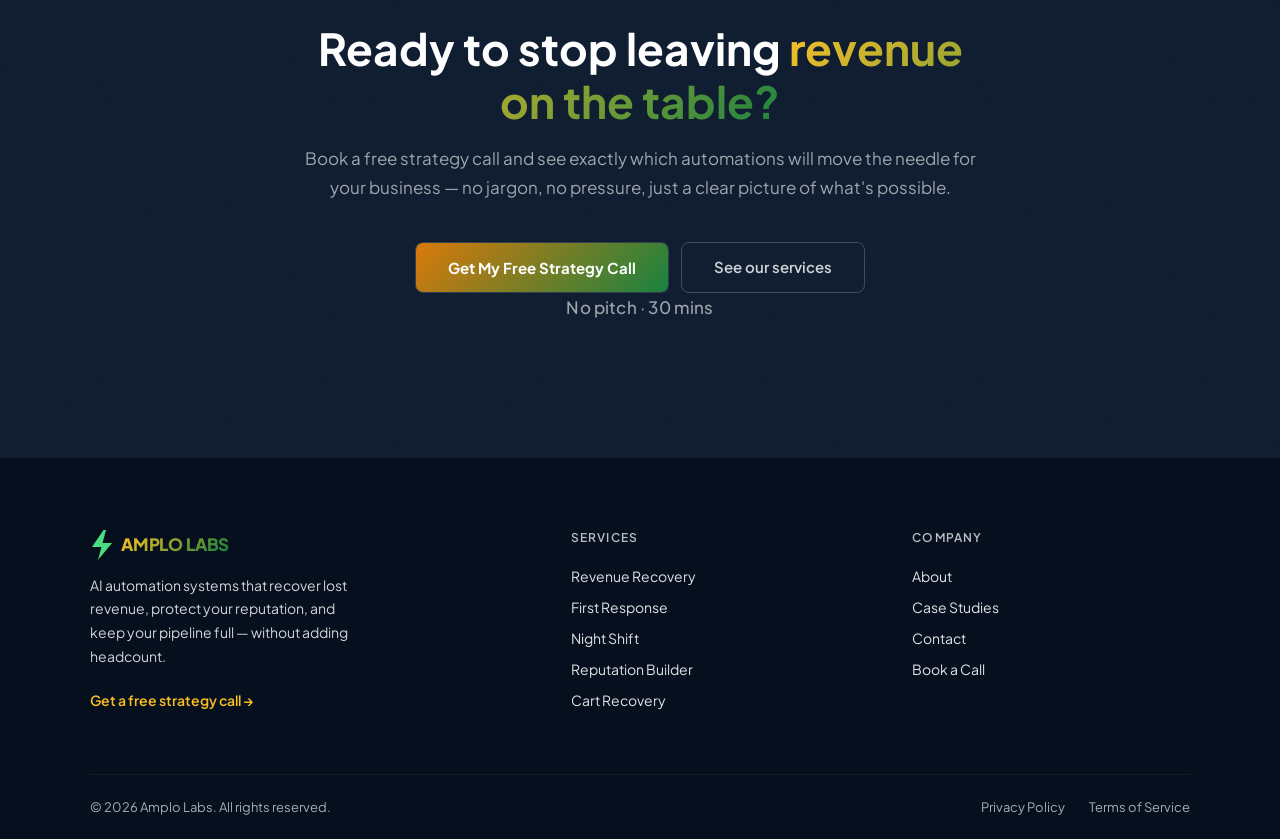
<file: about.html>
<!DOCTYPE html>
<html lang="en">
<head>
<meta name="robots" content="noindex, nofollow">
<meta charset="UTF-8">
<meta name="viewport" content="width=device-width, initial-scale=1.0">
<title>About — Amplo Labs</title>
<link rel="preconnect" href="https://fonts.googleapis.com">
<link rel="preconnect" href="https://fonts.gstatic.com" crossorigin>
<link href="https://fonts.googleapis.com/css2?family=Plus+Jakarta+Sans:wght@400;600;700&display=swap" rel="stylesheet">
<link rel="stylesheet" href="shared.css">
<style>
*{margin:0;padding:0;box-sizing:border-box}
html,body{overflow-x:hidden;font-family:'Plus Jakarta Sans',sans-serif;background:#f5f0e8}
.site-nav{position:fixed;top:0;left:0;right:0;z-index:100;padding:0 24px;background:#0c1a2e;box-shadow:0 1px 0 rgba(255,255,255,.08)}
.nav-inner{max-width:1100px;margin:0 auto;display:flex;align-items:center;justify-content:space-between;height:68px}
.nav-logo{font-size:18px;font-weight:800;color:#fff;text-decoration:none;letter-spacing:-.02em}
.nav-logo span{background:linear-gradient(135deg,#fbbf24,#15803d);-webkit-background-clip:text;-webkit-text-fill-color:transparent;background-clip:text}
.nav-links{display:flex;align-items:center;gap:32px;list-style:none}
.nav-links a{font-size:14px;font-weight:500;color:rgba(255,255,255,.75);text-decoration:none;position:relative;padding-bottom:2px;transition:color .2s}
.nav-links a::after{content:'';position:absolute;bottom:0;left:0;width:0;height:1.5px;background:linear-gradient(90deg,#d97706,#15803d);transition:width .25s}
.nav-links a:hover{color:#fff}
.nav-links a:hover::after{width:100%}
.nav-cta{position:relative;overflow:hidden;font-size:14px;font-weight:600;padding:10px 22px;border-radius:8px;color:#fff;background:#0f2040;text-decoration:none;transition:transform .2s;display:inline-block}
.nav-cta::before{content:'';position:absolute;inset:0;background:linear-gradient(135deg,#d97706,#15803d);opacity:1}
.nav-cta span{position:relative;z-index:1}
.nav-cta:hover{transform:translateY(-1px);box-shadow:0 6px 20px rgba(217,119,6,.4)}
.nav-hamburger{display:none;flex-direction:column;gap:5px;cursor:pointer;background:none;border:none;padding:4px}
.nav-hamburger span{display:block;width:22px;height:2px;background:#fff;border-radius:2px;transition:transform .3s,opacity .3s}
.nav-hamburger.open span:nth-child(1){transform:translateY(7px) rotate(45deg)}
.nav-hamburger.open span:nth-child(2){opacity:0}
.nav-hamburger.open span:nth-child(3){transform:translateY(-7px) rotate(-45deg)}
.nav-mobile{display:none;position:fixed;top:68px;left:0;right:0;bottom:0;background:#0c1a2e;padding:24px;z-index:99;flex-direction:column;gap:8px}
.nav-mobile.open{display:flex}
.nav-mobile a{font-size:18px;font-weight:600;color:rgba(255,255,255,.8);text-decoration:none;padding:14px 0;border-bottom:1px solid rgba(255,255,255,.06)}
.nav-mobile-cta{margin-top:16px;text-align:center;padding:16px 24px;border-radius:10px;font-weight:700;background:linear-gradient(135deg,#d97706,#15803d);color:#fff;font-size:16px;text-decoration:none}
@media(max-width:768px){.nav-links,.nav-cta{display:none}.nav-hamburger{display:flex}.about-hero-wrap{padding-top:100px!important}}

/* ABOUT HERO */
.about-hero-wrap{width:100vw;position:relative;left:50%;margin-left:-50vw;box-sizing:border-box;background:#0c1a2e;padding:130px 24px 88px;text-align:center}
.about-hero-inner{max-width:720px;margin:0 auto}
.eyebrow{display:inline-flex;align-items:center;gap:10px;font-size:12px;font-weight:600;letter-spacing:.1em;text-transform:uppercase;color:#fbbf24;margin-bottom:20px}
.eyebrow::before{content:'';display:block;width:18px;height:2px;background:linear-gradient(90deg,#d97706,#15803d);border-radius:2px;flex-shrink:0}
.about-hero-inner h1{font-size:clamp(32px,5vw,52px);font-weight:700;line-height:1.15;color:#fff;margin:0 0 16px}
.about-hero-inner h1 span{background:linear-gradient(135deg,#fbbf24,#15803d);-webkit-background-clip:text;-webkit-text-fill-color:transparent;background-clip:text}
.about-hero-inner p{font-size:18px;line-height:1.7;color:rgba(255,255,255,.6);margin:0 0 40px}
.about-hero-btns{display:flex;flex-wrap:wrap;gap:12px;justify-content:center}
.about-hero-btn-p{position:relative;overflow:hidden;font-size:15px;font-weight:700;padding:15px 32px;border-radius:8px;color:#fff;background:#0c1a2e;text-decoration:none;display:inline-block;border:1.5px solid rgba(255,255,255,.15);transition:transform .2s}
.about-hero-btn-p::before{content:'';position:absolute;inset:0;background:linear-gradient(135deg,#d97706,#15803d);opacity:1}
.about-hero-btn-p span{position:relative;z-index:1}
.about-hero-btn-p:hover{transform:translateY(-2px);box-shadow:0 8px 24px rgba(217,119,6,.4)}
.about-hero-btn-s{font-size:15px;font-weight:600;padding:14px 32px;border-radius:8px;border:1.5px solid rgba(255,255,255,.15);color:rgba(255,255,255,.8);text-decoration:none;display:inline-block;transition:border-color .2s,color .2s}
.about-hero-btn-s:hover{border-color:rgba(255,255,255,.4);color:#fff}

/* OUR STORY */
.story-wrap{width:100vw;position:relative;left:50%;margin-left:-50vw;box-sizing:border-box;background:#f5f0e8;padding:96px 24px}
.story-inner{max-width:1100px;margin:0 auto;display:grid;grid-template-columns:1fr 1fr;gap:72px;align-items:start}
.story-eyebrow{display:inline-flex;align-items:center;gap:10px;font-size:12px;font-weight:600;letter-spacing:.1em;text-transform:uppercase;color:#d97706;margin-bottom:20px}
.story-eyebrow::before{content:'';display:block;width:18px;height:2px;background:linear-gradient(90deg,#d97706,#15803d);border-radius:2px;flex-shrink:0}
.story-text h2{font-size:clamp(28px,3.5vw,40px);font-weight:700;line-height:1.2;color:#0c1a2e;margin:0 0 24px}
.story-text h2 span{background:linear-gradient(135deg,#d97706,#15803d);-webkit-background-clip:text;-webkit-text-fill-color:transparent;background-clip:text}
.story-text p{font-size:16px;line-height:1.75;color:#3d4a56;margin:0 0 16px}
.story-quote{margin:32px 0 0;padding:20px 24px;border-left:3px solid;border-image:linear-gradient(180deg,#d97706,#15803d) 1;background:rgba(217,119,6,.04);border-radius:0 8px 8px 0}
.story-quote p{font-size:15px;font-style:italic;color:#0c1a2e;margin:0;line-height:1.65}
.story-quote cite{display:block;margin-top:10px;font-size:13px;font-weight:600;color:#d97706;font-style:normal}
.story-timeline{background:linear-gradient(145deg,#0a1628,#0c1a2e);border-radius:16px;padding:40px 36px}
.timeline-heading{font-size:13px;font-weight:600;letter-spacing:.08em;text-transform:uppercase;color:rgba(255,255,255,.80);margin:0 0 32px}
.tl-item{display:grid;grid-template-columns:36px 1fr;gap:0 16px;align-items:start;padding-bottom:32px;position:relative}
.tl-item:last-child{padding-bottom:0}
.tl-item:not(:last-child)::after{content:'';position:absolute;left:17px;top:36px;bottom:0;width:1px;background:rgba(217,119,6,.25)}
.tl-dot{width:36px;height:36px;border-radius:50%;background:rgba(217,119,6,.15);border:1.5px solid rgba(217,119,6,.4);display:flex;align-items:center;justify-content:center;font-size:14px;flex-shrink:0}
.tl-content{padding-top:4px}
.tl-year{font-size:11px;font-weight:600;letter-spacing:.08em;text-transform:uppercase;color:#d97706;margin-bottom:4px}
.tl-title{font-size:15px;font-weight:700;color:#fff;margin-bottom:6px}
.tl-desc{font-size:14px;line-height:1.65;color:rgba(255,255,255,.82)}
@media(max-width:768px){.story-inner{grid-template-columns:1fr;gap:48px}.story-timeline{padding:32px 24px}}

/* ABOUT CTA */
.about-cta-wrap{width:100vw;position:relative;left:50%;margin-left:-50vw;box-sizing:border-box;background:#0c1a2e;padding:96px 24px}
.about-cta-inner{max-width:680px;margin:0 auto;text-align:center}
.about-cta-eyebrow{display:inline-flex;align-items:center;gap:10px;font-size:12px;font-weight:600;letter-spacing:.1em;text-transform:uppercase;color:#fbbf24;margin-bottom:20px}
.about-cta-eyebrow::before{content:'';display:block;width:18px;height:2px;background:linear-gradient(90deg,#d97706,#15803d);border-radius:2px}
.about-cta-inner h2{font-size:clamp(28px,4vw,44px);font-weight:700;line-height:1.2;color:#fff;margin:0 0 16px}
.about-cta-inner h2 span{background:linear-gradient(135deg,#fbbf24,#15803d);-webkit-background-clip:text;-webkit-text-fill-color:transparent;background-clip:text}
.about-cta-inner p{font-size:17px;line-height:1.7;color:rgba(255,255,255,.6);margin:0 0 40px}
.about-cta-btns{display:flex;flex-wrap:wrap;gap:12px;justify-content:center}
.about-cta-primary{position:relative;overflow:hidden;font-size:15px;font-weight:700;padding:15px 32px;border-radius:8px;color:#fff;background:#0c1a2e;border:1.5px solid rgba(255,255,255,.15);text-decoration:none;display:inline-block;transition:transform .2s}
.about-cta-primary::before{content:'';position:absolute;inset:0;background:linear-gradient(135deg,#d97706,#15803d);opacity:1}
.about-cta-primary span{position:relative;z-index:1}
.about-cta-primary:hover{transform:translateY(-2px);box-shadow:0 8px 24px rgba(217,119,6,.4)}
.about-cta-secondary{font-size:15px;font-weight:600;padding:14px 32px;border-radius:8px;border:1.5px solid rgba(255,255,255,.2);color:rgba(255,255,255,.8);background:transparent;text-decoration:none;display:inline-block;transition:border-color .2s,color .2s}
.about-cta-secondary:hover{border-color:rgba(255,255,255,.5);color:#fff}

/* FOOTER */
.footer-wrap{width:100vw;position:relative;left:50%;margin-left:-50vw;box-sizing:border-box;background:#060f1e;padding:72px 24px 0}
.footer-grid{max-width:1100px;margin:0 auto;display:grid;grid-template-columns:1.5fr 1fr 1fr;gap:64px;padding-bottom:64px}
.footer-brand-logo{font-size:18px;font-weight:800;color:#fff;letter-spacing:-.02em;margin-bottom:14px;display:block;text-decoration:none}
.footer-brand-logo span{background:linear-gradient(135deg,#fbbf24,#15803d);-webkit-background-clip:text;-webkit-text-fill-color:transparent;background-clip:text}
.footer-brand p{font-size:14px;line-height:1.7;color:rgba(255,255,255,.82);margin:0 0 20px;max-width:280px}
.footer-brand-link{font-size:14px;font-weight:600;color:#fbbf24;text-decoration:none;position:relative;padding-bottom:1px}
.footer-brand-link::after{content:'';position:absolute;bottom:0;left:0;width:0;height:1px;background:#fbbf24;transition:width .25s}
.footer-brand-link:hover::after{width:100%}
.footer-col h4{font-size:12px;font-weight:600;letter-spacing:.1em;text-transform:uppercase;color:rgba(255,255,255,.72);margin-bottom:20px}
.footer-col ul{list-style:none;display:flex;flex-direction:column;gap:10px}
.footer-col ul a{font-size:14px;color:rgba(255,255,255,.88);text-decoration:none;transition:color .2s}
.footer-col ul a:hover{color:#fff}
.footer-bar{max-width:1100px;margin:0 auto;padding:24px 0;border-top:1px solid rgba(255,255,255,.06);display:flex;justify-content:space-between;align-items:center;flex-wrap:wrap;gap:12px}
.footer-bar p{font-size:13px;color:rgba(255,255,255,.65)}
.footer-bar a{font-size:13px;color:rgba(255,255,255,.65);text-decoration:none;transition:color .2s}
.footer-bar a:hover{color:rgba(255,255,255,.75)}
@media(max-width:768px){.footer-grid{grid-template-columns:1fr;gap:40px}.footer-bar{flex-direction:column;text-align:center}}
</style>
</head>
<body>

<nav class="site-nav">
  <div class="nav-inner">
    <a href="index.html" class="nav-logo">Amplo <span>Labs</span></a>
    <ul class="nav-links">
      <li><a href="index.html">Home</a></li>
      <li><a href="services.html">Services</a></li>
      <li><a href="about.html">About</a></li>
      <li><a href="case-studies.html">Case Studies</a></li>
      <li><a href="contact.html">Contact</a></li>
    </ul>
    <a href="calendar.html" class="nav-cta"><span>Book a Call</span></a>
    <button class="nav-hamburger" id="navHamburger"><span></span><span></span><span></span></button>
  </div>
</nav>
<div class="nav-mobile" id="navMobile">
  <a href="index.html">Home</a><a href="services.html">Services</a><a href="about.html">About</a>
  <a href="case-studies.html">Case Studies</a><a href="contact.html">Contact</a>
  <a href="calendar.html" class="nav-mobile-cta">Book a Call</a>
</div>

<!-- ABOUT HERO -->
<div class="about-hero-wrap">
  <div class="about-hero-inner">
    <div class="eyebrow">About Amplo Labs</div>
    <h1>We exist to close the <span>follow-up gap</span></h1>
    <p>Built by operators who watched great businesses lose great customers to slow systems. We're here to fix that — with AI that moves at the speed of opportunity.</p>
    <div class="about-hero-btns">
      <a href="calendar.html" class="about-hero-btn-p"><span>Work with us</span></a>
      <a href="case-studies.html" class="about-hero-btn-s">See our results</a>
    </div>
  </div>
</div>

<!-- OUR STORY -->
<div class="story-wrap">
  <div class="story-inner">
    <div class="story-text">
      <div class="story-eyebrow">Our Story</div>
      <h2>Built from the <span>same frustration</span> you're feeling right now</h2>
      <p>Amplo Labs wasn't born in a boardroom. It started when our founder, Andy Dutson, watched a thriving local business lose thousands of leads every month — not because their offer was weak, but because no one was following up fast enough.</p>
      <p>The tools existed. The data was clear. But the gap between knowing and doing felt impossible to close without a team no small business could afford. So we built the bridge ourselves.</p>
      <p>Today we deploy the same AI systems used by enterprise sales teams — stripped of the complexity, sized for growing businesses, and engineered to pay for themselves in the first month.</p>
      <div class="story-quote">
        <p>"Every lead you don't follow up in five minutes is a lead your competitor is closing."</p>
        <cite>— Andy Dutson, Founder</cite>
      </div>
    </div>
    <div class="story-timeline">
      <p class="timeline-heading">How we got here</p>
      <div class="tl-item">
        <div class="tl-dot">🌱</div>
        <div class="tl-content">
          <div class="tl-year">The Beginning</div>
          <div class="tl-title">Problem identified</div>
          <div class="tl-desc">Watched businesses hemorrhage leads due to slow follow-up. Decided to fix it.</div>
        </div>
      </div>
      <div class="tl-item">
        <div class="tl-dot">⚡</div>
        <div class="tl-content">
          <div class="tl-year">Breakthrough</div>
          <div class="tl-title">First AI system deployed</div>
          <div class="tl-desc">First client saw a 3× lift in contacted leads within 48 hours of go-live.</div>
        </div>
      </div>
      <div class="tl-item">
        <div class="tl-dot">🔧</div>
        <div class="tl-content">
          <div class="tl-year">The Build</div>
          <div class="tl-title">Full stack assembled</div>
          <div class="tl-desc">Expanded into reputation, out-of-hours recovery, and abandoned cart — a complete revenue protection suite.</div>
        </div>
      </div>
      <div class="tl-item">
        <div class="tl-dot">🚀</div>
        <div class="tl-content">
          <div class="tl-year">Today</div>
          <div class="tl-title">Scaling what works</div>
          <div class="tl-desc">Helping businesses across multiple industries automate growth without adding headcount.</div>
        </div>
      </div>
    </div>
  </div>
</div>

<!-- ABOUT CTA -->
<div class="about-cta-wrap">
  <div class="about-cta-inner">
    <div class="about-cta-eyebrow">Work with us</div>
    <h2>Ready to stop leaving <span>revenue on the table?</span></h2>
    <p>Book a free strategy call and see exactly which automations will move the needle for your business — no jargon, no pressure, just a clear picture of what's possible.</p>
    <div class="about-cta-btns">
      <a href="calendar.html" class="about-cta-primary"><span>Book a Free Strategy Call</span></a>
      <a href="services.html" class="about-cta-secondary">See our services</a>
    </div>
  </div>
</div>

<footer class="footer-wrap">
  <div class="footer-grid">
    <div class="footer-brand">
      <a href="index.html" class="footer-brand-logo">Amplo <span>Labs</span></a>
      <p>AI automation systems that recover lost revenue, protect your reputation, and keep your pipeline full — without adding headcount.</p>
      <a href="calendar.html" class="footer-brand-link">Book a strategy call →</a>
    </div>
    <div class="footer-col">
      <h4>Services</h4>
      <ul>
        <li><a href="services.html#revenue-recovery">Revenue Recovery</a></li>
        <li><a href="services.html#first-response">First Response</a></li>
        <li><a href="services.html#night-shift">Night Shift</a></li>
        <li><a href="services.html#reputation-builder">Reputation Builder</a></li>
        <li><a href="services.html#cart-recovery">Cart Recovery</a></li>
      </ul>
    </div>
    <div class="footer-col">
      <h4>Company</h4>
      <ul>
        <li><a href="about.html">About</a></li>
        <li><a href="case-studies.html">Case Studies</a></li>
        <li><a href="contact.html">Contact</a></li>
        <li><a href="calendar.html">Book a Call</a></li>
      </ul>
    </div>
  </div>
  <div class="footer-bar">
    <p>© 2026 Amplo Labs. All rights reserved.</p>
    <div style="display:flex;gap:24px"><a href="#">Privacy Policy</a><a href="#">Terms of Service</a></div>
  </div>
</footer>

<script>
const ham = document.getElementById('navHamburger');
const mob = document.getElementById('navMobile');
ham.addEventListener('click', () => { ham.classList.toggle('open'); mob.classList.toggle('open'); });
</script>
<script src="shared.js"></script>
</body>
</html>
</file>
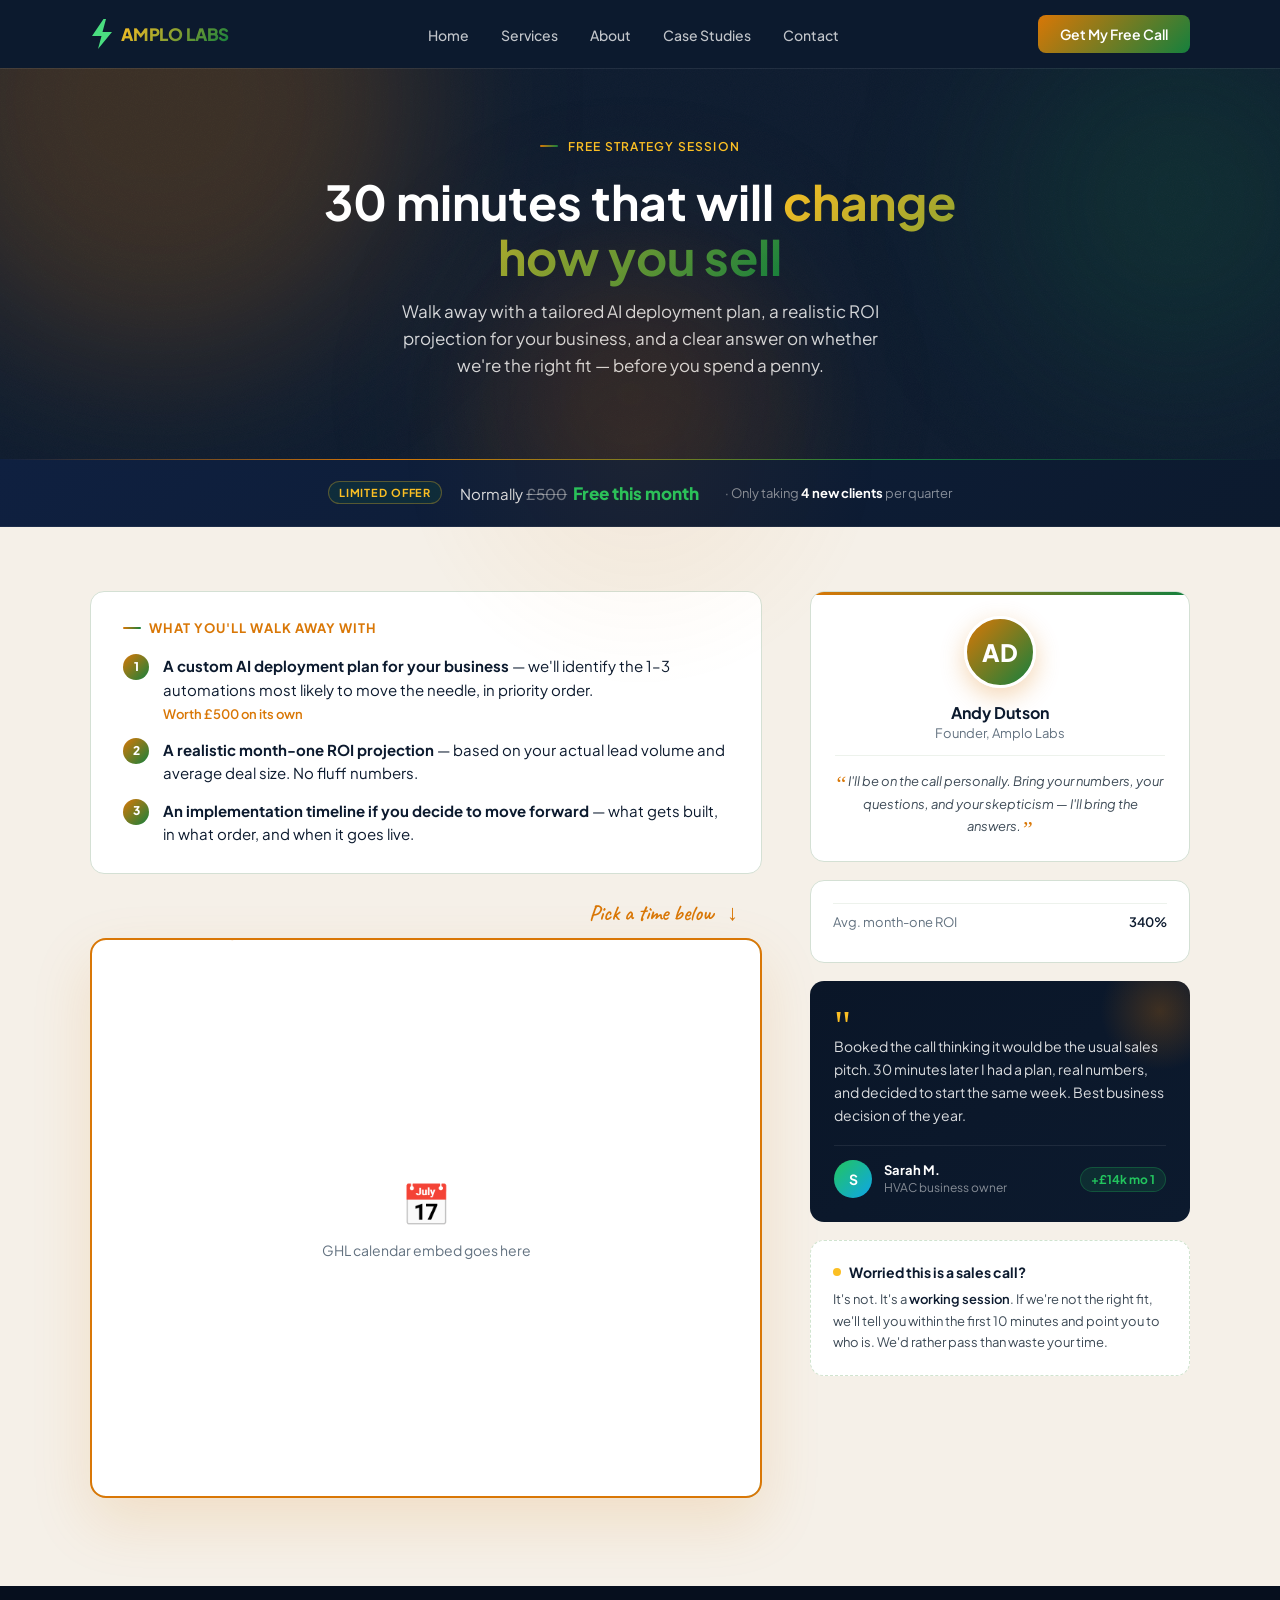
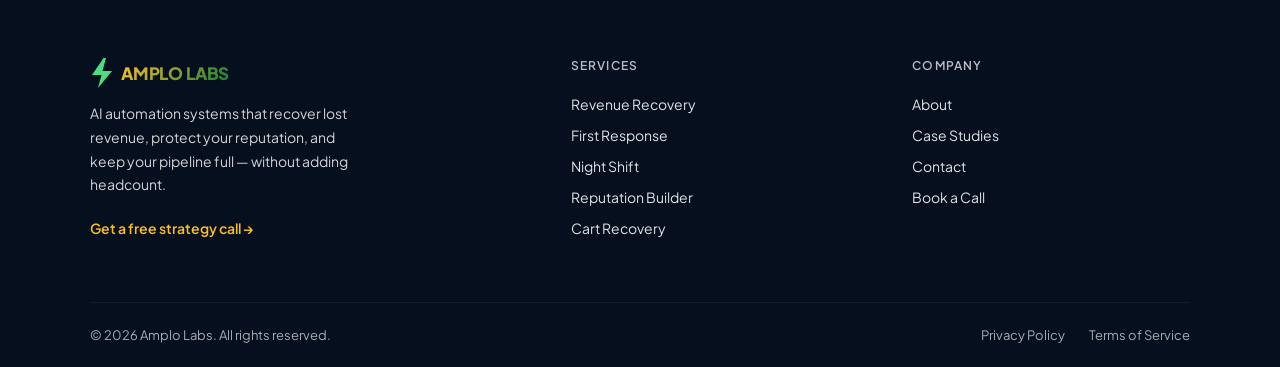
<file: calendar.html>
<!DOCTYPE html>
<html lang="en">
<head>
<meta name="robots" content="noindex, nofollow">
<meta charset="UTF-8">
<meta name="viewport" content="width=device-width, initial-scale=1.0">
<title>Book a Call — Amplo Labs</title>
<link rel="preconnect" href="https://fonts.googleapis.com">
<link rel="preconnect" href="https://fonts.gstatic.com" crossorigin>
<link href="https://fonts.googleapis.com/css2?family=Plus+Jakarta+Sans:wght@400;600;700&family=Caveat:wght@500;700&display=swap" rel="stylesheet">
<link rel="stylesheet" href="shared.css">
<style>
*{margin:0;padding:0;box-sizing:border-box}
html,body{overflow-x:hidden;font-family:'Plus Jakarta Sans',sans-serif;background:#f5f0e8}
.site-nav{position:fixed;top:0;left:0;right:0;z-index:100;padding:0 24px;background:#0c1a2e;box-shadow:0 1px 0 rgba(255,255,255,.08)}
.nav-inner{max-width:1100px;margin:0 auto;display:flex;align-items:center;justify-content:space-between;height:68px}
.nav-logo{font-size:18px;font-weight:800;color:#fff;text-decoration:none;letter-spacing:-.02em}
.nav-logo span{background:linear-gradient(135deg,#fbbf24,#15803d);-webkit-background-clip:text;-webkit-text-fill-color:transparent;background-clip:text}
.nav-links{display:flex;align-items:center;gap:32px;list-style:none}
.nav-links a{font-size:14px;font-weight:500;color:rgba(255,255,255,.75);text-decoration:none;position:relative;padding-bottom:2px;transition:color .2s}
.nav-links a::after{content:'';position:absolute;bottom:0;left:0;width:0;height:1.5px;background:linear-gradient(90deg,#d97706,#15803d);transition:width .25s}
.nav-links a:hover{color:#fff}
.nav-links a:hover::after{width:100%}
.nav-cta{position:relative;overflow:hidden;font-size:14px;font-weight:600;padding:10px 22px;border-radius:8px;color:#fff;background:#0f2040;text-decoration:none;transition:transform .2s;display:inline-block}
.nav-cta::before{content:'';position:absolute;inset:0;background:linear-gradient(135deg,#d97706,#15803d);opacity:1}
.nav-cta span{position:relative;z-index:1}
.nav-cta:hover{transform:translateY(-1px);box-shadow:0 6px 20px rgba(217,119,6,.4)}
.nav-hamburger{display:none;flex-direction:column;gap:5px;cursor:pointer;background:none;border:none;padding:4px}
.nav-hamburger span{display:block;width:22px;height:2px;background:#fff;border-radius:2px;transition:transform .3s,opacity .3s}
.nav-hamburger.open span:nth-child(1){transform:translateY(7px) rotate(45deg)}
.nav-hamburger.open span:nth-child(2){opacity:0}
.nav-hamburger.open span:nth-child(3){transform:translateY(-7px) rotate(-45deg)}
.nav-mobile{display:none;position:fixed;top:68px;left:0;right:0;bottom:0;background:#0c1a2e;padding:24px;z-index:99;flex-direction:column;gap:8px}
.nav-mobile.open{display:flex}
.nav-mobile a{font-size:18px;font-weight:600;color:rgba(255,255,255,.8);text-decoration:none;padding:14px 0;border-bottom:1px solid rgba(255,255,255,.06)}
.nav-mobile-cta{margin-top:16px;text-align:center;padding:16px 24px;border-radius:10px;font-weight:700;background:linear-gradient(135deg,#d97706,#15803d);color:#fff;font-size:16px;text-decoration:none}
@media(max-width:768px){.nav-links,.nav-cta{display:none}.nav-hamburger{display:flex}.cal-hero{padding-top:100px!important}}

/* HERO */
.cal-wrap{width:100vw;position:relative;left:50%;margin-left:-50vw;box-sizing:border-box;background:#f5f0e8}
.cal-hero{background:#0c1a2e;padding:130px 24px 56px;text-align:center;position:relative}
.cal-hero-inner{max-width:700px;margin:0 auto;position:relative;z-index:2}
.cal-eyebrow{display:inline-flex;align-items:center;gap:10px;font-size:12px;font-weight:600;letter-spacing:.1em;text-transform:uppercase;color:#fbbf24;margin-bottom:20px}
.cal-eyebrow::before{content:'';display:block;width:18px;height:2px;background:linear-gradient(90deg,#d97706,#15803d);border-radius:2px}
.cal-hero h1{font-size:clamp(30px,4.5vw,48px);font-weight:700;line-height:1.15;color:#fff;margin:0 0 14px}
.cal-hero h1 span{background:linear-gradient(135deg,#fbbf24,#15803d);-webkit-background-clip:text;-webkit-text-fill-color:transparent;background-clip:text}
.cal-hero p{font-size:17px;line-height:1.6;color:rgba(255,255,255,.82);margin:0 0 24px;max-width:520px;margin-left:auto;margin-right:auto}

/* TRUST STRIP */
.cal-trust-strip{display:flex;justify-content:center;gap:32px;flex-wrap:wrap;padding-top:8px;border-top:1px solid rgba(255,255,255,.08);padding-top:24px;margin-top:8px}
.cal-trust-item{display:flex;align-items:center;gap:8px;font-size:13px;color:rgba(255,255,255,.6)}
.cal-trust-item strong{color:#fff;font-weight:700}
.cal-trust-stars{color:#fbbf24;letter-spacing:1px}
.cal-trust-dot{width:6px;height:6px;border-radius:50%;background:#22c55e;animation:pulseDot 2s ease-in-out infinite}
@keyframes pulseDot{0%,100%{opacity:1}50%{opacity:.4}}

/* ANCHOR VALUE STRIP */
.cal-anchor{background:linear-gradient(135deg,#0f2040 0%,#0c1a2e 100%);padding:22px 24px;text-align:center;border-bottom:1px solid rgba(255,255,255,.06);position:relative;overflow:hidden}
.cal-anchor::before{content:'';position:absolute;top:0;left:0;right:0;height:1px;background:linear-gradient(90deg,transparent,#d97706 30%,#15803d 70%,transparent)}
.cal-anchor-inner{max-width:900px;margin:0 auto;display:flex;align-items:center;justify-content:center;gap:18px;flex-wrap:wrap;font-size:15px;color:rgba(255,255,255,.85)}
.cal-anchor-tag{background:rgba(21,128,61,.15);color:#fbbf24;font-size:11px;font-weight:700;letter-spacing:.08em;text-transform:uppercase;padding:4px 10px;border-radius:100px;border:1px solid rgba(251,191,36,.3)}
.cal-anchor-strike{text-decoration:line-through;color:rgba(255,255,255,.4);font-weight:500}
.cal-anchor-free{color:#22c55e;font-weight:800;font-size:17px}
.cal-anchor-scarcity{color:rgba(255,255,255,.5);font-size:13px;margin-left:8px}

/* MAIN BODY */
.cal-body{padding:64px 24px 88px}
.cal-body-inner{max-width:1100px;margin:0 auto;display:grid;grid-template-columns:1fr 380px;gap:48px;align-items:start}

/* OUTCOMES CARD */
.cal-outcomes{background:#fff;border:1px solid #d4e0d4;border-radius:14px;padding:28px 32px;margin-bottom:28px}
.cal-outcomes h3{font-size:13px;font-weight:700;color:#d97706;letter-spacing:.08em;text-transform:uppercase;margin:0 0 18px;display:flex;align-items:center;gap:8px}
.cal-outcomes h3::before{content:'';display:block;width:18px;height:2px;background:linear-gradient(90deg,#d97706,#15803d);border-radius:2px}
.cal-outcomes-list{list-style:none;padding:0;margin:0;display:flex;flex-direction:column;gap:14px}
.cal-outcome-item{display:flex;align-items:flex-start;gap:14px;font-size:15px;line-height:1.55;color:#0c1a2e}
.cal-outcome-item strong{font-weight:700}
.cal-outcome-item-num{flex-shrink:0;width:26px;height:26px;border-radius:50%;background:linear-gradient(135deg,#d97706,#15803d);color:#fff;font-size:12px;font-weight:800;display:flex;align-items:center;justify-content:center}
.cal-outcome-aside{display:block;font-size:13px;color:#d97706;font-weight:600;margin-top:3px}

/* DIRECTIONAL CUE */
.cal-cue{display:flex;align-items:center;gap:14px;justify-content:flex-end;margin:0 24px 14px 0;font-family:'Caveat',cursive;color:#d97706;font-size:22px;font-weight:600;line-height:1}
.cal-cue-arrow{display:inline-block;animation:cueBob 2s ease-in-out infinite}
@keyframes cueBob{0%,100%{transform:translateX(0)}50%{transform:translateX(6px)}}

/* CALENDAR EMBED */
.cal-embed-wrap{position:relative}
.cal-embed-card{background:#fff;border:2px solid #d97706;border-radius:16px;overflow:hidden;min-height:560px;display:flex;align-items:center;justify-content:center;flex-direction:column;gap:12px;color:#637280;font-size:14px;position:relative;box-shadow:0 24px 60px rgba(217,119,6,.15)}
.cal-embed-card::before{content:'';position:absolute;inset:-2px;border-radius:16px;padding:2px;background:linear-gradient(135deg,#d97706,#15803d);-webkit-mask:linear-gradient(#000 0 0) content-box,linear-gradient(#000 0 0);-webkit-mask-composite:xor;mask-composite:exclude;pointer-events:none;opacity:.5}
.cal-embed-card span{font-size:40px}
.cal-embed-label{position:absolute;top:-12px;left:24px;background:#fff;padding:0 12px;font-size:12px;font-weight:700;letter-spacing:.08em;text-transform:uppercase;color:#d97706;display:flex;align-items:center;gap:6px}
.cal-embed-label::before{content:'';display:block;width:6px;height:6px;border-radius:50%;background:#22c55e}

/* GUARANTEE */
.cal-guarantee{background:linear-gradient(135deg,#0f2040,#0c1a2e);border-radius:14px;padding:28px 32px;margin-top:28px;display:flex;align-items:flex-start;gap:18px;color:#fff;border:1px solid rgba(251,191,36,.2);position:relative;overflow:hidden}
.cal-guarantee::before{content:'';position:absolute;top:0;left:0;right:0;height:1px;background:linear-gradient(90deg,transparent,rgba(251,191,36,.6),transparent)}
.cal-guarantee-badge{flex-shrink:0;width:64px;height:64px;border-radius:50%;background:radial-gradient(circle,rgba(251,191,36,.2),rgba(251,191,36,0));display:flex;align-items:center;justify-content:center;border:1.5px solid rgba(251,191,36,.4);position:relative}
.cal-guarantee-badge svg{width:30px;height:30px}
.cal-guarantee-content h4{font-size:15px;font-weight:700;color:#fbbf24;margin:0 0 6px;letter-spacing:.01em}
.cal-guarantee-content p{font-size:14px;line-height:1.65;color:rgba(255,255,255,.7);margin:0}
.cal-guarantee-content p strong{color:#fff;font-weight:600}

/* SIDEBAR */
.cal-aside{display:flex;flex-direction:column;gap:18px;position:sticky;top:88px}

/* FOUNDER CARD */
.cal-founder{background:#fff;border:1px solid #d4e0d4;border-radius:14px;padding:24px;display:flex;flex-direction:column;align-items:center;text-align:center;position:relative;overflow:hidden}
.cal-founder::before{content:'';position:absolute;top:0;left:0;right:0;height:3px;background:linear-gradient(90deg,#d97706,#15803d)}
.cal-founder-photo{width:72px;height:72px;border-radius:50%;background:linear-gradient(135deg,#d97706,#15803d);display:flex;align-items:center;justify-content:center;color:#fff;font-size:24px;font-weight:800;margin-bottom:14px;box-shadow:0 8px 24px rgba(217,119,6,.3);border:3px solid #fff;letter-spacing:-.02em}
.cal-founder-name{font-size:16px;font-weight:700;color:#0c1a2e;margin-bottom:2px}
.cal-founder-role{font-size:13px;color:#637280;margin-bottom:14px}
.cal-founder-quote{font-size:13px;line-height:1.7;color:#3d4a56;font-style:italic;padding:14px 0 0;border-top:1px solid #edf2ec}
.cal-founder-quote::before{content:'\201C';font-size:22px;color:#d97706;font-style:normal;font-family:Georgia,serif;vertical-align:-5px;margin-right:2px;line-height:0}
.cal-founder-quote::after{content:'\201D';font-size:22px;color:#d97706;font-style:normal;font-family:Georgia,serif;vertical-align:-5px;margin-left:2px;line-height:0}

/* SOCIAL PROOF */
.cal-social{background:#fff;border:1px solid #d4e0d4;border-radius:14px;padding:22px}
.cal-social-stars{display:flex;align-items:center;gap:8px;margin-bottom:14px}
.cal-social-stars-icons{color:#fbbf24;font-size:14px;letter-spacing:1px}
.cal-social-stars-text{font-size:13px;color:#3d4a56;font-weight:500}
.cal-social-row{display:flex;justify-content:space-between;align-items:center;padding:10px 0;border-top:1px solid #edf2ec;font-size:13px}
.cal-social-row span:first-child{color:#637280}
.cal-social-row span:last-child{color:#0c1a2e;font-weight:600}
.cal-live-dot{display:inline-block;width:6px;height:6px;border-radius:50%;background:#22c55e;margin-right:6px;animation:pulseDot 2s ease-in-out infinite;vertical-align:middle}

/* TESTIMONIAL */
.cal-testimonial{background:linear-gradient(145deg,#0a1628,#0c1a2e);border-radius:14px;padding:24px;color:#fff;position:relative;overflow:hidden}
.cal-testimonial::before{content:'';position:absolute;top:-30px;right:-30px;width:120px;height:120px;border-radius:50%;background:radial-gradient(circle,rgba(217,119,6,.25),transparent 70%)}
.cal-testimonial-quote{font-size:14px;line-height:1.65;color:rgba(255,255,255,.85);margin:0 0 18px;position:relative;z-index:1}
.cal-testimonial-quote::before{content:'"';color:#fbbf24;font-size:42px;line-height:1;display:block;margin-bottom:-12px;font-family:Georgia,serif}
.cal-testimonial-person{display:flex;align-items:center;gap:12px;padding-top:14px;border-top:1px solid rgba(255,255,255,.08);position:relative;z-index:1}
.cal-testimonial-photo{flex-shrink:0;width:38px;height:38px;border-radius:50%;background:linear-gradient(135deg,#22c55e,#0ea5e9);display:flex;align-items:center;justify-content:center;font-size:14px;font-weight:700;color:#fff}
.cal-testimonial-meta{flex:1;min-width:0}
.cal-testimonial-name{font-size:13px;font-weight:700;color:#fff;line-height:1.2}
.cal-testimonial-role{font-size:12px;color:rgba(255,255,255,.5);line-height:1.3;margin-top:2px}
.cal-testimonial-result{font-size:12px;font-weight:700;color:#22c55e;background:rgba(34,197,94,.12);padding:4px 10px;border-radius:100px;border:1px solid rgba(34,197,94,.25)}

/* OBJECTION HANDLER */
.cal-objection{background:#fff;border:1.5px dashed #d0e4cf;border-radius:14px;padding:22px}
.cal-objection h4{font-size:14px;font-weight:700;color:#0c1a2e;margin:0 0 8px;display:flex;align-items:center;gap:8px}
.cal-objection h4::before{content:'';width:8px;height:8px;border-radius:50%;background:#fbbf24;flex-shrink:0}
.cal-objection p{font-size:13px;line-height:1.65;color:#3d4a56;margin:0}
.cal-objection p strong{color:#0c1a2e;font-weight:600}

@media(max-width:768px){
  .cal-body-inner{grid-template-columns:1fr;gap:32px}
  .cal-aside{position:static}
  .cal-trust-strip{gap:16px}
  .cal-embed-card{min-height:480px}
  .cal-outcomes{padding:24px 20px}
  .cal-guarantee{padding:22px;flex-direction:column;text-align:center}
  .cal-guarantee-content{text-align:center}
}

/* FOOTER */
.footer-wrap{width:100vw;position:relative;left:50%;margin-left:-50vw;box-sizing:border-box;background:#060f1e;padding:72px 24px 0}
.footer-grid{max-width:1100px;margin:0 auto;display:grid;grid-template-columns:1.5fr 1fr 1fr;gap:64px;padding-bottom:64px}
.footer-brand-logo{font-size:18px;font-weight:800;color:#fff;letter-spacing:-.02em;margin-bottom:14px;display:block;text-decoration:none}
.footer-brand-logo span{background:linear-gradient(135deg,#fbbf24,#15803d);-webkit-background-clip:text;-webkit-text-fill-color:transparent;background-clip:text}
.footer-brand p{font-size:14px;line-height:1.7;color:rgba(255,255,255,.82);margin:0 0 20px;max-width:280px}
.footer-brand-link{font-size:14px;font-weight:600;color:#fbbf24;text-decoration:none;position:relative;padding-bottom:1px}
.footer-brand-link::after{content:'';position:absolute;bottom:0;left:0;width:0;height:1px;background:#fbbf24;transition:width .25s}
.footer-brand-link:hover::after{width:100%}
.footer-col h4{font-size:12px;font-weight:600;letter-spacing:.1em;text-transform:uppercase;color:rgba(255,255,255,.72);margin-bottom:20px}
.footer-col ul{list-style:none;display:flex;flex-direction:column;gap:10px}
.footer-col ul a{font-size:14px;color:rgba(255,255,255,.88);text-decoration:none;transition:color .2s}
.footer-col ul a:hover{color:#fff}
.footer-bar{max-width:1100px;margin:0 auto;padding:24px 0;border-top:1px solid rgba(255,255,255,.06);display:flex;justify-content:space-between;align-items:center;flex-wrap:wrap;gap:12px}
.footer-bar p{font-size:13px;color:rgba(255,255,255,.65)}
.footer-bar a{font-size:13px;color:rgba(255,255,255,.65);text-decoration:none;transition:color .2s}
.footer-bar a:hover{color:rgba(255,255,255,.75)}
@media(max-width:768px){.footer-grid{grid-template-columns:1fr;gap:40px}.footer-bar{flex-direction:column;text-align:center}}
</style>
</head>
<body data-page="calendar">

<nav class="site-nav">
  <div class="nav-inner">
    <a href="index.html" class="nav-logo">Amplo <span>Labs</span></a>
    <ul class="nav-links">
      <li><a href="index.html">Home</a></li>
      <li><a href="services.html">Services</a></li>
      <li><a href="about.html">About</a></li>
      <li><a href="case-studies.html">Case Studies</a></li>
      <li><a href="contact.html">Contact</a></li>
    </ul>
    <a href="calendar.html" class="nav-cta"><span>Book a Call</span></a>
    <button class="nav-hamburger" id="navHamburger"><span></span><span></span><span></span></button>
  </div>
</nav>
<div class="nav-mobile" id="navMobile">
  <a href="index.html">Home</a><a href="services.html">Services</a><a href="about.html">About</a>
  <a href="case-studies.html">Case Studies</a><a href="contact.html">Contact</a>
  <a href="calendar.html" class="nav-mobile-cta">Book a Call</a>
</div>

<div class="cal-wrap">

  <!-- HERO -->
  <div class="cal-hero">
    <div class="cal-hero-inner">
      <div class="cal-eyebrow">Free Strategy Session</div>
      <h1>30 minutes that will <span>change how you sell</span></h1>
      <p>Walk away with a tailored AI deployment plan, a realistic ROI projection for your business, and a clear answer on whether we're the right fit — before you spend a penny.</p>
    </div>
  </div>

  <!-- ANCHOR VALUE STRIP -->
  <div class="cal-anchor">
    <div class="cal-anchor-inner">
      <span class="cal-anchor-tag">Limited offer</span>
      <span>Normally <span class="cal-anchor-strike">£500</span> &nbsp;<span class="cal-anchor-free">Free this month</span></span>
      <span class="cal-anchor-scarcity">· Only taking <strong style="color:#fff">4 new clients</strong> per quarter</span>
    </div>
  </div>

  <!-- MAIN BODY -->
  <div class="cal-body">
    <div class="cal-body-inner">

      <!-- LEFT: outcomes + calendar + guarantee -->
      <div class="cal-main">

        <!-- Outcomes -->
        <div class="cal-outcomes">
          <h3>What you'll walk away with</h3>
          <ul class="cal-outcomes-list">
            <li class="cal-outcome-item">
              <div class="cal-outcome-item-num">1</div>
              <div>
                <strong>A custom AI deployment plan for your business</strong> — we'll identify the 1–3 automations most likely to move the needle, in priority order.
                <span class="cal-outcome-aside">Worth £500 on its own</span>
              </div>
            </li>
            <li class="cal-outcome-item">
              <div class="cal-outcome-item-num">2</div>
              <div>
                <strong>A realistic month-one ROI projection</strong> — based on your actual lead volume and average deal size. No fluff numbers.
              </div>
            </li>
            <li class="cal-outcome-item">
              <div class="cal-outcome-item-num">3</div>
              <div>
                <strong>An implementation timeline if you decide to move forward</strong> — what gets built, in what order, and when it goes live.
              </div>
            </li>
          </ul>
        </div>

        <!-- Directional cue -->
        <div class="cal-cue">
          <span>Pick a time below</span>
          <span class="cal-cue-arrow">↓</span>
        </div>

        <!-- Calendar embed -->
        <div class="cal-embed-wrap">
          <div class="cal-embed-card">
            <div class="cal-embed-label">Available now</div>
            <span>📅</span>
            GHL calendar embed goes here
          </div>
        </div>

      </div>

      <!-- RIGHT: founder + social + testimonial + objection -->
      <div class="cal-aside">

        <!-- Founder card -->
        <div class="cal-founder">
          <div class="cal-founder-photo">AD</div>
          <div class="cal-founder-name">Andy Dutson</div>
          <div class="cal-founder-role">Founder, Amplo Labs</div>
          <div class="cal-founder-quote">I'll be on the call personally. Bring your numbers, your questions, and your skepticism — I'll bring the answers.</div>
        </div>

        <!-- Social proof -->
        <div class="cal-social">
          <div class="cal-social-row">
            <span>Avg. month-one ROI</span>
            <span>340%</span>
          </div>
        </div>

        <!-- Testimonial -->
        <div class="cal-testimonial">
          <p class="cal-testimonial-quote">Booked the call thinking it would be the usual sales pitch. 30 minutes later I had a plan, real numbers, and decided to start the same week. Best business decision of the year.</p>
          <div class="cal-testimonial-person">
            <div class="cal-testimonial-photo">S</div>
            <div class="cal-testimonial-meta">
              <div class="cal-testimonial-name">Sarah M.</div>
              <div class="cal-testimonial-role">HVAC business owner</div>
            </div>
            <div class="cal-testimonial-result">+£14k mo 1</div>
          </div>
        </div>

        <!-- Objection handler -->
        <div class="cal-objection">
          <h4>Worried this is a sales call?</h4>
          <p>It's not. It's a <strong>working session</strong>. If we're not the right fit, we'll tell you within the first 10 minutes and point you to who is. We'd rather pass than waste your time.</p>
        </div>

      </div>

    </div>
  </div>
</div>

<footer class="footer-wrap">
  <div class="footer-grid">
    <div class="footer-brand">
      <a href="index.html" class="footer-brand-logo">Amplo <span>Labs</span></a>
      <p>AI automation systems that recover lost revenue, protect your reputation, and keep your pipeline full — without adding headcount.</p>
      <a href="calendar.html" class="footer-brand-link">Book a strategy call →</a>
    </div>
    <div class="footer-col">
      <h4>Services</h4>
      <ul>
        <li><a href="services.html#revenue-recovery">Revenue Recovery</a></li>
        <li><a href="services.html#first-response">First Response</a></li>
        <li><a href="services.html#night-shift">Night Shift</a></li>
        <li><a href="services.html#reputation-builder">Reputation Builder</a></li>
        <li><a href="services.html#cart-recovery">Cart Recovery</a></li>
      </ul>
    </div>
    <div class="footer-col">
      <h4>Company</h4>
      <ul>
        <li><a href="about.html">About</a></li>
        <li><a href="case-studies.html">Case Studies</a></li>
        <li><a href="contact.html">Contact</a></li>
        <li><a href="calendar.html">Book a Call</a></li>
      </ul>
    </div>
  </div>
  <div class="footer-bar">
    <p>© 2026 Amplo Labs. All rights reserved.</p>
    <div style="display:flex;gap:24px"><a href="#">Privacy Policy</a><a href="#">Terms of Service</a></div>
  </div>
</footer>

<script>
const ham = document.getElementById('navHamburger');
const mob = document.getElementById('navMobile');
ham.addEventListener('click', () => { ham.classList.toggle('open'); mob.classList.toggle('open'); });

</script>
<script src="shared.js"></script>
</body>
</html>
</file>
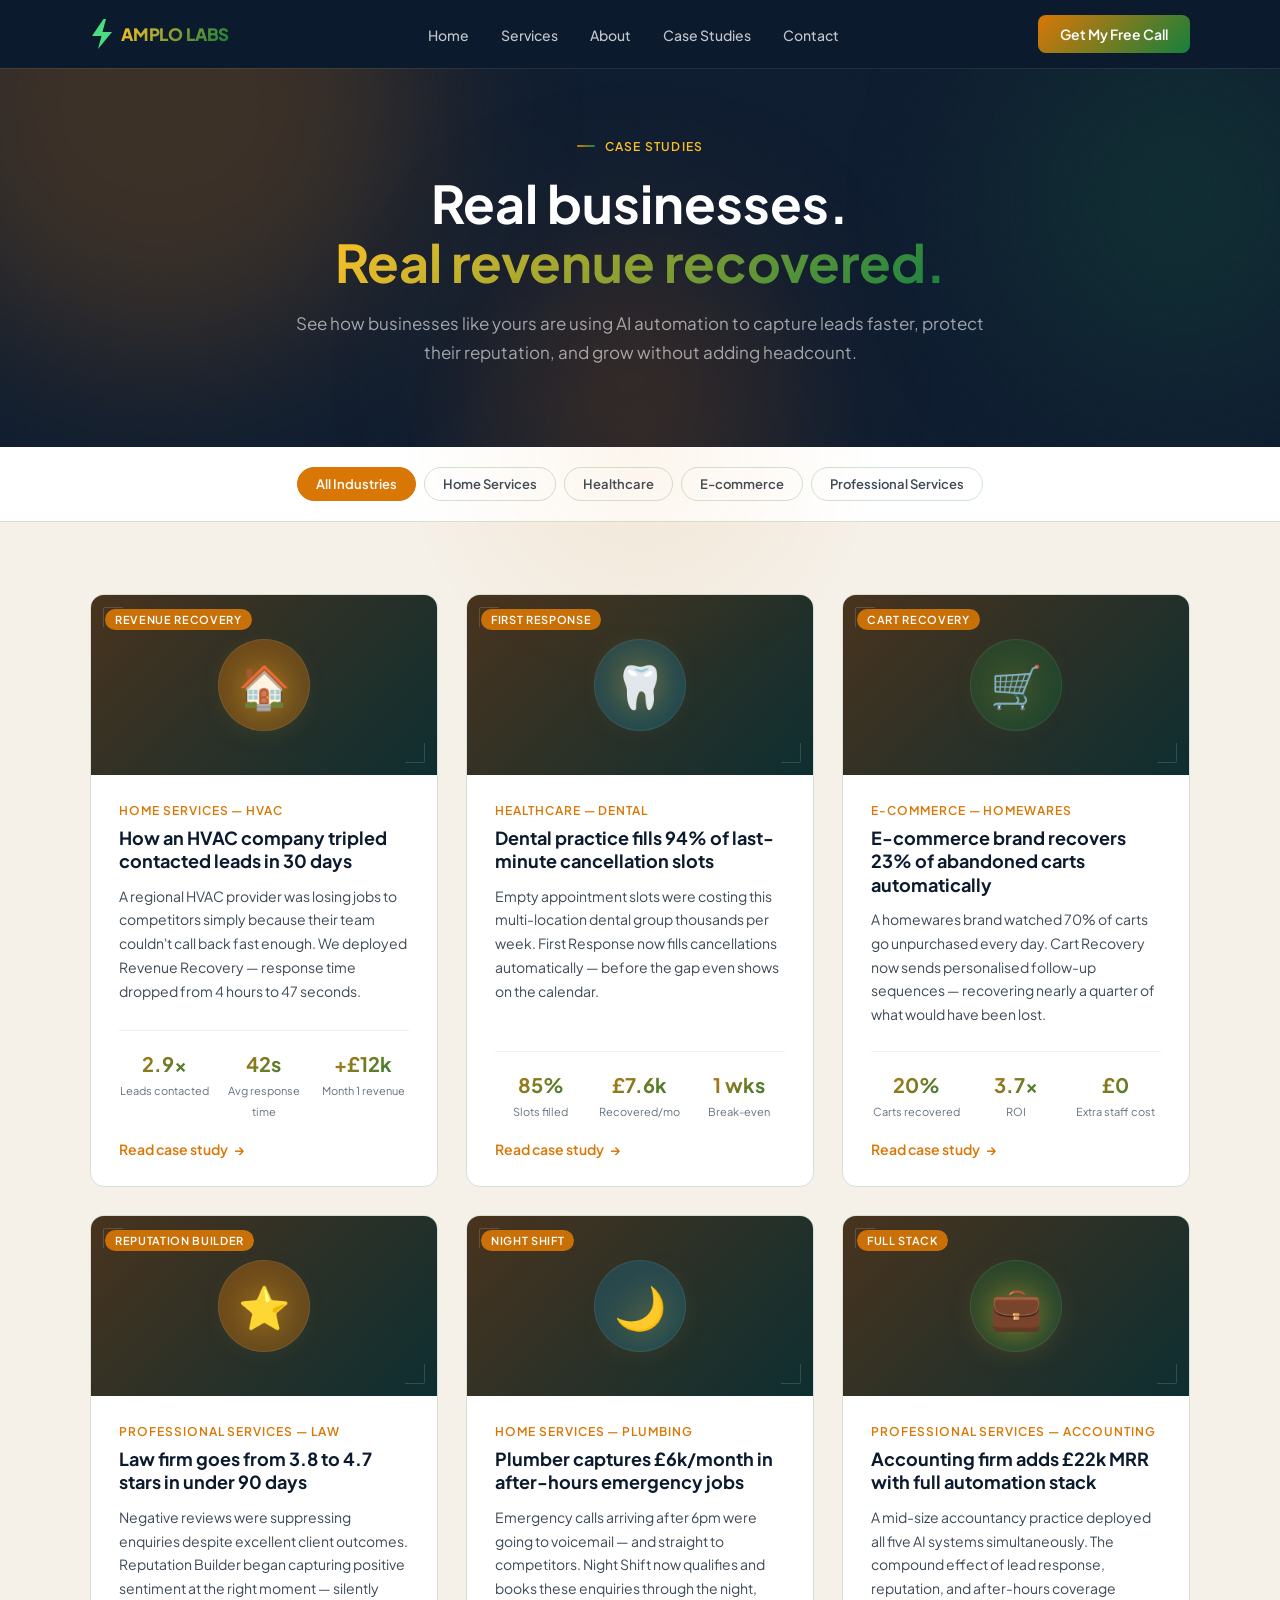
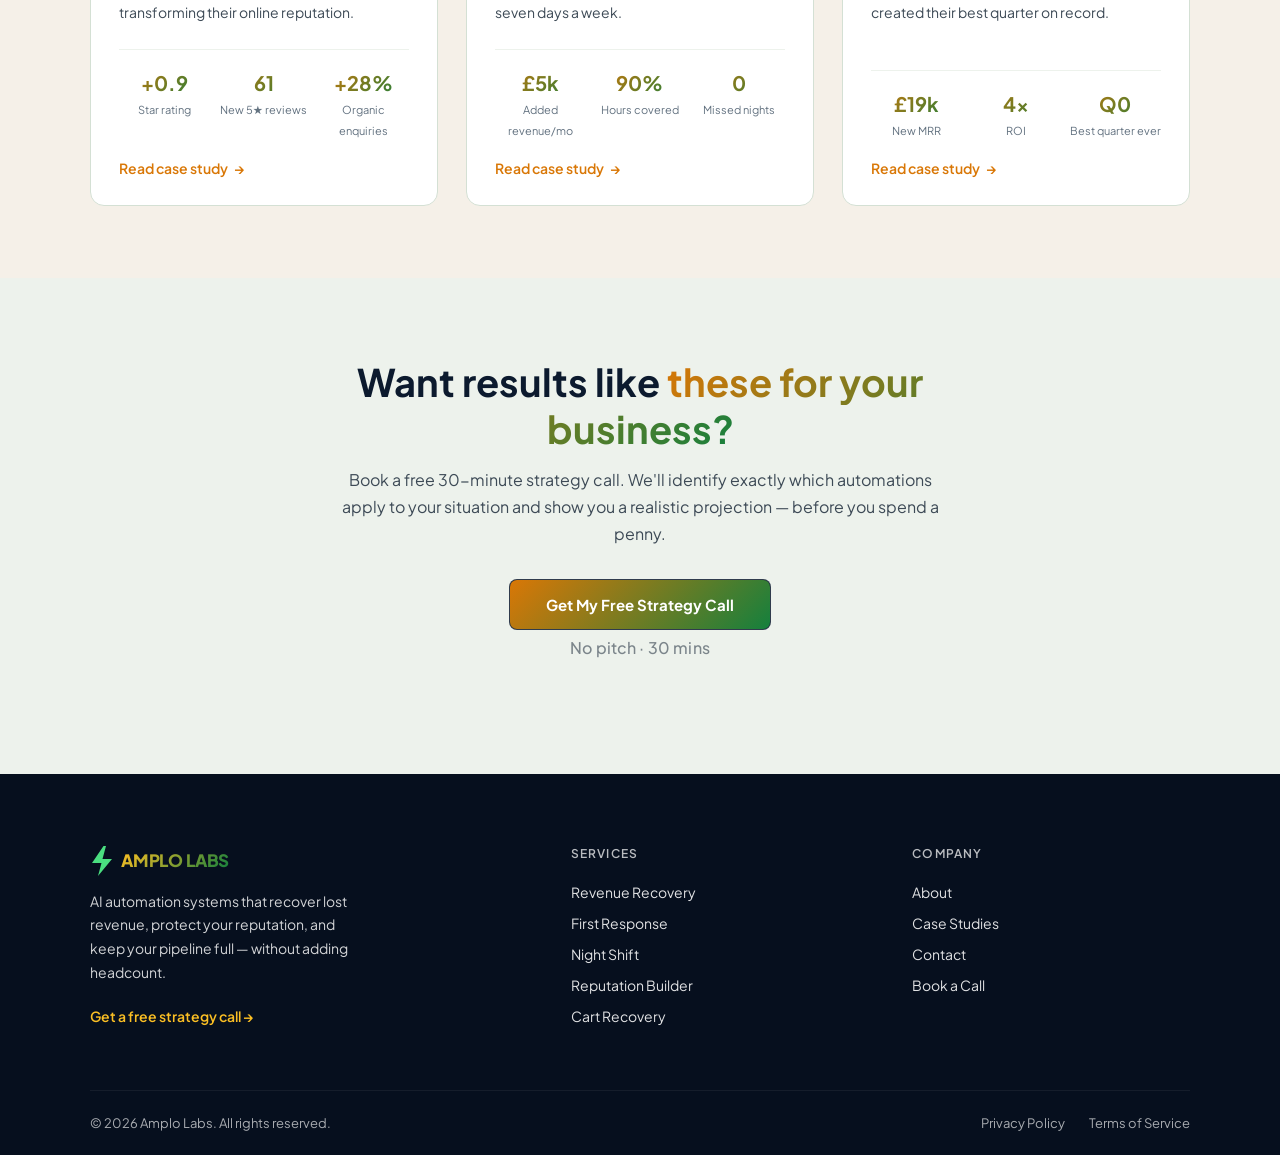
<file: case-studies.html>
<!DOCTYPE html>
<html lang="en">
<head>
<meta name="robots" content="noindex, nofollow">
<meta charset="UTF-8">
<meta name="viewport" content="width=device-width, initial-scale=1.0">
<title>Case Studies — Amplo Labs</title>
<link rel="preconnect" href="https://fonts.googleapis.com">
<link rel="preconnect" href="https://fonts.gstatic.com" crossorigin>
<link href="https://fonts.googleapis.com/css2?family=Plus+Jakarta+Sans:wght@400;600;700&display=swap" rel="stylesheet">
<link rel="stylesheet" href="shared.css">
<style>
*{margin:0;padding:0;box-sizing:border-box}
html,body{overflow-x:hidden;font-family:'Plus Jakarta Sans',sans-serif;background:#f5f0e8}
.site-nav{position:fixed;top:0;left:0;right:0;z-index:100;padding:0 24px;background:#0c1a2e;box-shadow:0 1px 0 rgba(255,255,255,.08)}
.nav-inner{max-width:1100px;margin:0 auto;display:flex;align-items:center;justify-content:space-between;height:68px}
.nav-logo{font-size:18px;font-weight:800;color:#fff;text-decoration:none;letter-spacing:-.02em}
.nav-logo span{background:linear-gradient(135deg,#fbbf24,#15803d);-webkit-background-clip:text;-webkit-text-fill-color:transparent;background-clip:text}
.nav-links{display:flex;align-items:center;gap:32px;list-style:none}
.nav-links a{font-size:14px;font-weight:500;color:rgba(255,255,255,.75);text-decoration:none;position:relative;padding-bottom:2px;transition:color .2s}
.nav-links a::after{content:'';position:absolute;bottom:0;left:0;width:0;height:1.5px;background:linear-gradient(90deg,#d97706,#15803d);transition:width .25s}
.nav-links a:hover{color:#fff}
.nav-links a:hover::after{width:100%}
.nav-cta{position:relative;overflow:hidden;font-size:14px;font-weight:600;padding:10px 22px;border-radius:8px;color:#fff;background:#0f2040;text-decoration:none;transition:transform .2s;display:inline-block}
.nav-cta::before{content:'';position:absolute;inset:0;background:linear-gradient(135deg,#d97706,#15803d);opacity:1}
.nav-cta span{position:relative;z-index:1}
.nav-cta:hover{transform:translateY(-1px);box-shadow:0 6px 20px rgba(217,119,6,.4)}
.nav-hamburger{display:none;flex-direction:column;gap:5px;cursor:pointer;background:none;border:none;padding:4px}
.nav-hamburger span{display:block;width:22px;height:2px;background:#fff;border-radius:2px;transition:transform .3s,opacity .3s}
.nav-hamburger.open span:nth-child(1){transform:translateY(7px) rotate(45deg)}
.nav-hamburger.open span:nth-child(2){opacity:0}
.nav-hamburger.open span:nth-child(3){transform:translateY(-7px) rotate(-45deg)}
.nav-mobile{display:none;position:fixed;top:68px;left:0;right:0;bottom:0;background:#0c1a2e;padding:24px;z-index:99;flex-direction:column;gap:8px}
.nav-mobile.open{display:flex}
.nav-mobile a{font-size:18px;font-weight:600;color:rgba(255,255,255,.8);text-decoration:none;padding:14px 0;border-bottom:1px solid rgba(255,255,255,.06)}
.nav-mobile-cta{margin-top:16px;text-align:center;padding:16px 24px;border-radius:10px;font-weight:700;background:linear-gradient(135deg,#d97706,#15803d);color:#fff;font-size:16px;text-decoration:none}
@media(max-width:768px){.nav-links,.nav-cta{display:none}.nav-hamburger{display:flex}.cs-hero{padding-top:100px!important}}

/* CASE STUDIES */
.cs-wrap{width:100vw;position:relative;left:50%;margin-left:-50vw;box-sizing:border-box;background:#f5f0e8}
.cs-hero{background:#0c1a2e;padding:130px 24px 80px;text-align:center}
.cs-hero-inner{max-width:720px;margin:0 auto}
.cs-eyebrow{display:inline-flex;align-items:center;gap:10px;font-size:12px;font-weight:600;letter-spacing:.1em;text-transform:uppercase;color:#fbbf24;margin-bottom:20px}
.cs-eyebrow::before{content:'';display:block;width:18px;height:2px;background:linear-gradient(90deg,#d97706,#15803d);border-radius:2px}
.cs-hero h1{font-size:clamp(32px,5vw,52px);font-weight:700;line-height:1.15;color:#fff;margin:0 0 16px}
.cs-hero h1 span{background:linear-gradient(135deg,#fbbf24,#15803d);-webkit-background-clip:text;-webkit-text-fill-color:transparent;background-clip:text}
.cs-hero p{font-size:17px;line-height:1.7;color:rgba(255,255,255,.6);margin:0}
.cs-filters{background:#fff;border-bottom:1px solid #d4e0d4;padding:20px 24px;display:flex;flex-wrap:wrap;gap:8px;justify-content:center}
.cs-filter-btn{font-size:13px;font-weight:600;padding:8px 18px;border-radius:100px;border:1.5px solid #d0e4cf;background:#fff;color:#3d4a56;cursor:pointer;transition:all .2s;font-family:'Plus Jakarta Sans',sans-serif}
.cs-filter-btn:hover,.cs-filter-btn.active{background:#d97706;border-color:#d97706;color:#fff}
.cs-grid-section{padding:72px 24px}
.cs-grid-inner{max-width:1100px;margin:0 auto}
.cs-grid{display:grid;grid-template-columns:repeat(3,1fr);gap:28px}
.cs-card{background:#fff;border-radius:14px;border:1px solid #d4e0d4;overflow:hidden;transition:box-shadow .25s,transform .25s;display:flex;flex-direction:column}
.cs-card:hover{box-shadow:0 12px 40px rgba(217,119,6,.12);transform:translateY(-4px)}
.cs-card-img{height:180px;background:linear-gradient(145deg,#0a1628,#0c1a2e);display:flex;align-items:center;justify-content:center;font-size:36px;position:relative;overflow:hidden}
.cs-card-img::after{content:'';position:absolute;inset:0;background:linear-gradient(135deg,rgba(217,119,6,.3),rgba(21,128,61,.2))}
.cs-card-tag{position:absolute;top:14px;left:14px;z-index:1;font-size:11px;font-weight:600;letter-spacing:.06em;text-transform:uppercase;background:rgba(217,119,6,.9);color:#fff;padding:4px 10px;border-radius:100px}
.cs-card-body{padding:28px;flex:1;display:flex;flex-direction:column}
.cs-card-industry{font-size:12px;font-weight:600;letter-spacing:.08em;text-transform:uppercase;color:#d97706;margin-bottom:8px}
.cs-card-body h3{font-size:18px;font-weight:700;color:#0c1a2e;line-height:1.3;margin:0 0 12px}
.cs-card-body p{font-size:14px;line-height:1.7;color:#3d4a56;margin:0 0 24px;flex:1}
.cs-stats{display:grid;grid-template-columns:repeat(3,1fr);gap:8px;border-top:1px solid #edf2ec;padding-top:20px;margin-top:auto}
.cs-stat{text-align:center}
.cs-stat-val{font-size:20px;font-weight:700;background:linear-gradient(135deg,#d97706,#15803d);-webkit-background-clip:text;-webkit-text-fill-color:transparent;background-clip:text;display:block;margin-bottom:2px}
.cs-stat-label{font-size:11px;color:#637280;line-height:1.3}
.cs-card-link{display:inline-flex;align-items:center;gap:6px;margin-top:20px;font-size:14px;font-weight:600;color:#d97706;text-decoration:none;transition:gap .2s}
.cs-card-link:hover{gap:10px}
.cs-card-link::after{content:'→'}
.cs-cta{background:#edf2ec;padding:80px 24px;text-align:center}
.cs-cta-inner{max-width:600px;margin:0 auto}
.cs-cta h2{font-size:clamp(26px,3.5vw,38px);font-weight:700;color:#0c1a2e;margin:0 0 14px}
.cs-cta h2 span{background:linear-gradient(135deg,#d97706,#15803d);-webkit-background-clip:text;-webkit-text-fill-color:transparent;background-clip:text}
.cs-cta p{font-size:16px;line-height:1.7;color:#3d4a56;margin:0 0 32px}
.cs-cta-btn{position:relative;overflow:hidden;font-size:15px;font-weight:700;padding:15px 36px;border-radius:8px;color:#fff;background:#0c1a2e;border:1.5px solid rgba(255,255,255,.15);text-decoration:none;display:inline-block;transition:transform .2s}
.cs-cta-btn::before{content:'';position:absolute;inset:0;background:linear-gradient(135deg,#d97706,#15803d);opacity:1}
.cs-cta-btn span{position:relative;z-index:1}
.cs-cta-btn:hover{transform:translateY(-2px);box-shadow:0 8px 24px rgba(217,119,6,.4)}
@media(max-width:768px){.cs-grid{grid-template-columns:1fr}}
@media(min-width:769px) and (max-width:1024px){.cs-grid{grid-template-columns:repeat(2,1fr)}}

/* FOOTER */
.footer-wrap{width:100vw;position:relative;left:50%;margin-left:-50vw;box-sizing:border-box;background:#060f1e;padding:72px 24px 0}
.footer-grid{max-width:1100px;margin:0 auto;display:grid;grid-template-columns:1.5fr 1fr 1fr;gap:64px;padding-bottom:64px}
.footer-brand-logo{font-size:18px;font-weight:800;color:#fff;letter-spacing:-.02em;margin-bottom:14px;display:block;text-decoration:none}
.footer-brand-logo span{background:linear-gradient(135deg,#fbbf24,#15803d);-webkit-background-clip:text;-webkit-text-fill-color:transparent;background-clip:text}
.footer-brand p{font-size:14px;line-height:1.7;color:rgba(255,255,255,.82);margin:0 0 20px;max-width:280px}
.footer-brand-link{font-size:14px;font-weight:600;color:#fbbf24;text-decoration:none;position:relative;padding-bottom:1px}
.footer-brand-link::after{content:'';position:absolute;bottom:0;left:0;width:0;height:1px;background:#fbbf24;transition:width .25s}
.footer-brand-link:hover::after{width:100%}
.footer-col h4{font-size:12px;font-weight:600;letter-spacing:.1em;text-transform:uppercase;color:rgba(255,255,255,.72);margin-bottom:20px}
.footer-col ul{list-style:none;display:flex;flex-direction:column;gap:10px}
.footer-col ul a{font-size:14px;color:rgba(255,255,255,.88);text-decoration:none;transition:color .2s}
.footer-col ul a:hover{color:#fff}
.footer-bar{max-width:1100px;margin:0 auto;padding:24px 0;border-top:1px solid rgba(255,255,255,.06);display:flex;justify-content:space-between;align-items:center;flex-wrap:wrap;gap:12px}
.footer-bar p{font-size:13px;color:rgba(255,255,255,.65)}
.footer-bar a{font-size:13px;color:rgba(255,255,255,.65);text-decoration:none;transition:color .2s}
.footer-bar a:hover{color:rgba(255,255,255,.75)}
@media(max-width:768px){.footer-grid{grid-template-columns:1fr;gap:40px}.footer-bar{flex-direction:column;text-align:center}}
</style>
</head>
<body>

<nav class="site-nav">
  <div class="nav-inner">
    <a href="index.html" class="nav-logo">Amplo <span>Labs</span></a>
    <ul class="nav-links">
      <li><a href="index.html">Home</a></li>
      <li><a href="services.html">Services</a></li>
      <li><a href="about.html">About</a></li>
      <li><a href="case-studies.html">Case Studies</a></li>
      <li><a href="contact.html">Contact</a></li>
    </ul>
    <a href="calendar.html" class="nav-cta"><span>Book a Call</span></a>
    <button class="nav-hamburger" id="navHamburger"><span></span><span></span><span></span></button>
  </div>
</nav>
<div class="nav-mobile" id="navMobile">
  <a href="index.html">Home</a><a href="services.html">Services</a><a href="about.html">About</a>
  <a href="case-studies.html">Case Studies</a><a href="contact.html">Contact</a>
  <a href="calendar.html" class="nav-mobile-cta">Book a Call</a>
</div>

<div class="cs-wrap">
  <div class="cs-hero">
    <div class="cs-hero-inner">
      <div class="cs-eyebrow">Case Studies</div>
      <h1>Real businesses.<br><span>Real revenue recovered.</span></h1>
      <p>See how businesses like yours are using AI automation to capture leads faster, protect their reputation, and grow without adding headcount.</p>
    </div>
  </div>
  <div class="cs-filters">
    <button class="cs-filter-btn active">All Industries</button>
    <button class="cs-filter-btn">Home Services</button>
    <button class="cs-filter-btn">Healthcare</button>
    <button class="cs-filter-btn">E-commerce</button>
    <button class="cs-filter-btn">Professional Services</button>
  </div>
  <div class="cs-grid-section">
    <div class="cs-grid-inner">
      <div class="cs-grid">
        <div class="cs-card">
          <div class="cs-card-img">🏠<span class="cs-card-tag">Revenue Recovery</span></div>
          <div class="cs-card-body">
            <div class="cs-card-industry">Home Services — HVAC</div>
            <h3>How an HVAC company tripled contacted leads in 30 days</h3>
            <p>A regional HVAC provider was losing jobs to competitors simply because their team couldn't call back fast enough. We deployed Revenue Recovery — response time dropped from 4 hours to 47 seconds.</p>
            <div class="cs-stats">
              <div class="cs-stat"><span class="cs-stat-val">3.2×</span><span class="cs-stat-label">Leads contacted</span></div>
              <div class="cs-stat"><span class="cs-stat-val">47s</span><span class="cs-stat-label">Avg response time</span></div>
              <div class="cs-stat"><span class="cs-stat-val">+£14k</span><span class="cs-stat-label">Month 1 revenue</span></div>
            </div>
            <a href="#" class="cs-card-link">Read case study</a>
          </div>
        </div>
        <div class="cs-card">
          <div class="cs-card-img">🦷<span class="cs-card-tag">First Response</span></div>
          <div class="cs-card-body">
            <div class="cs-card-industry">Healthcare — Dental</div>
            <h3>Dental practice fills 94% of last-minute cancellation slots</h3>
            <p>Empty appointment slots were costing this multi-location dental group thousands per week. First Response now fills cancellations automatically — before the gap even shows on the calendar.</p>
            <div class="cs-stats">
              <div class="cs-stat"><span class="cs-stat-val">94%</span><span class="cs-stat-label">Slots filled</span></div>
              <div class="cs-stat"><span class="cs-stat-val">£8.4k</span><span class="cs-stat-label">Recovered/mo</span></div>
              <div class="cs-stat"><span class="cs-stat-val">2 wks</span><span class="cs-stat-label">Break-even</span></div>
            </div>
            <a href="#" class="cs-card-link">Read case study</a>
          </div>
        </div>
        <div class="cs-card">
          <div class="cs-card-img">🛒<span class="cs-card-tag">Cart Recovery</span></div>
          <div class="cs-card-body">
            <div class="cs-card-industry">E-commerce — Homewares</div>
            <h3>E-commerce brand recovers 23% of abandoned carts automatically</h3>
            <p>A homewares brand watched 70% of carts go unpurchased every day. Cart Recovery now sends personalised follow-up sequences — recovering nearly a quarter of what would have been lost.</p>
            <div class="cs-stats">
              <div class="cs-stat"><span class="cs-stat-val">23%</span><span class="cs-stat-label">Carts recovered</span></div>
              <div class="cs-stat"><span class="cs-stat-val">4.1×</span><span class="cs-stat-label">ROI</span></div>
              <div class="cs-stat"><span class="cs-stat-val">£0</span><span class="cs-stat-label">Extra staff cost</span></div>
            </div>
            <a href="#" class="cs-card-link">Read case study</a>
          </div>
        </div>
        <div class="cs-card">
          <div class="cs-card-img">⭐<span class="cs-card-tag">Reputation Builder</span></div>
          <div class="cs-card-body">
            <div class="cs-card-industry">Professional Services — Law</div>
            <h3>Law firm goes from 3.8 to 4.7 stars in under 90 days</h3>
            <p>Negative reviews were suppressing enquiries despite excellent client outcomes. Reputation Builder began capturing positive sentiment at the right moment — silently transforming their online reputation.</p>
            <div class="cs-stats">
              <div class="cs-stat"><span class="cs-stat-val">+0.9</span><span class="cs-stat-label">Star rating</span></div>
              <div class="cs-stat"><span class="cs-stat-val">68</span><span class="cs-stat-label">New 5★ reviews</span></div>
              <div class="cs-stat"><span class="cs-stat-val">+31%</span><span class="cs-stat-label">Organic enquiries</span></div>
            </div>
            <a href="#" class="cs-card-link">Read case study</a>
          </div>
        </div>
        <div class="cs-card">
          <div class="cs-card-img">🌙<span class="cs-card-tag">Night Shift</span></div>
          <div class="cs-card-body">
            <div class="cs-card-industry">Home Services — Plumbing</div>
            <h3>Plumber captures £6k/month in after-hours emergency jobs</h3>
            <p>Emergency calls arriving after 6pm were going to voicemail — and straight to competitors. Night Shift now qualifies and books these enquiries through the night, seven days a week.</p>
            <div class="cs-stats">
              <div class="cs-stat"><span class="cs-stat-val">£6k</span><span class="cs-stat-label">Added revenue/mo</span></div>
              <div class="cs-stat"><span class="cs-stat-val">100%</span><span class="cs-stat-label">Hours covered</span></div>
              <div class="cs-stat"><span class="cs-stat-val">0</span><span class="cs-stat-label">Missed nights</span></div>
            </div>
            <a href="#" class="cs-card-link">Read case study</a>
          </div>
        </div>
        <div class="cs-card">
          <div class="cs-card-img">💼<span class="cs-card-tag">Full Stack</span></div>
          <div class="cs-card-body">
            <div class="cs-card-industry">Professional Services — Accounting</div>
            <h3>Accounting firm adds £22k MRR with full automation stack</h3>
            <p>A mid-size accountancy practice deployed all five AI systems simultaneously. The compound effect of lead response, reputation, and after-hours coverage created their best quarter on record.</p>
            <div class="cs-stats">
              <div class="cs-stat"><span class="cs-stat-val">£22k</span><span class="cs-stat-label">New MRR</span></div>
              <div class="cs-stat"><span class="cs-stat-val">5×</span><span class="cs-stat-label">ROI</span></div>
              <div class="cs-stat"><span class="cs-stat-val">Q1</span><span class="cs-stat-label">Best quarter ever</span></div>
            </div>
            <a href="#" class="cs-card-link">Read case study</a>
          </div>
        </div>
      </div>
    </div>
  </div>
  <div class="cs-cta">
    <div class="cs-cta-inner">
      <h2>Want results like <span>these for your business?</span></h2>
      <p>Book a free 30-minute strategy call. We'll identify exactly which automations apply to your situation and show you a realistic projection — before you spend a penny.</p>
      <a href="calendar.html" class="cs-cta-btn"><span>Get Your Free Strategy Call</span></a>
    </div>
  </div>
</div>

<footer class="footer-wrap">
  <div class="footer-grid">
    <div class="footer-brand">
      <a href="index.html" class="footer-brand-logo">Amplo <span>Labs</span></a>
      <p>AI automation systems that recover lost revenue, protect your reputation, and keep your pipeline full — without adding headcount.</p>
      <a href="calendar.html" class="footer-brand-link">Book a strategy call →</a>
    </div>
    <div class="footer-col">
      <h4>Services</h4>
      <ul>
        <li><a href="services.html#revenue-recovery">Revenue Recovery</a></li>
        <li><a href="services.html#first-response">First Response</a></li>
        <li><a href="services.html#night-shift">Night Shift</a></li>
        <li><a href="services.html#reputation-builder">Reputation Builder</a></li>
        <li><a href="services.html#cart-recovery">Cart Recovery</a></li>
      </ul>
    </div>
    <div class="footer-col">
      <h4>Company</h4>
      <ul>
        <li><a href="about.html">About</a></li>
        <li><a href="case-studies.html">Case Studies</a></li>
        <li><a href="contact.html">Contact</a></li>
        <li><a href="calendar.html">Book a Call</a></li>
      </ul>
    </div>
  </div>
  <div class="footer-bar">
    <p>© 2026 Amplo Labs. All rights reserved.</p>
    <div style="display:flex;gap:24px"><a href="#">Privacy Policy</a><a href="#">Terms of Service</a></div>
  </div>
</footer>

<script>
const ham = document.getElementById('navHamburger');
const mob = document.getElementById('navMobile');
ham.addEventListener('click', () => { ham.classList.toggle('open'); mob.classList.toggle('open'); });
// Filter buttons (visual only for preview)
document.querySelectorAll('.cs-filter-btn').forEach(btn => {
  btn.addEventListener('click', () => { document.querySelectorAll('.cs-filter-btn').forEach(b => b.classList.remove('active')); btn.classList.add('active'); });
});
</script>
<script src="shared.js"></script>
</body>
</html>
</file>
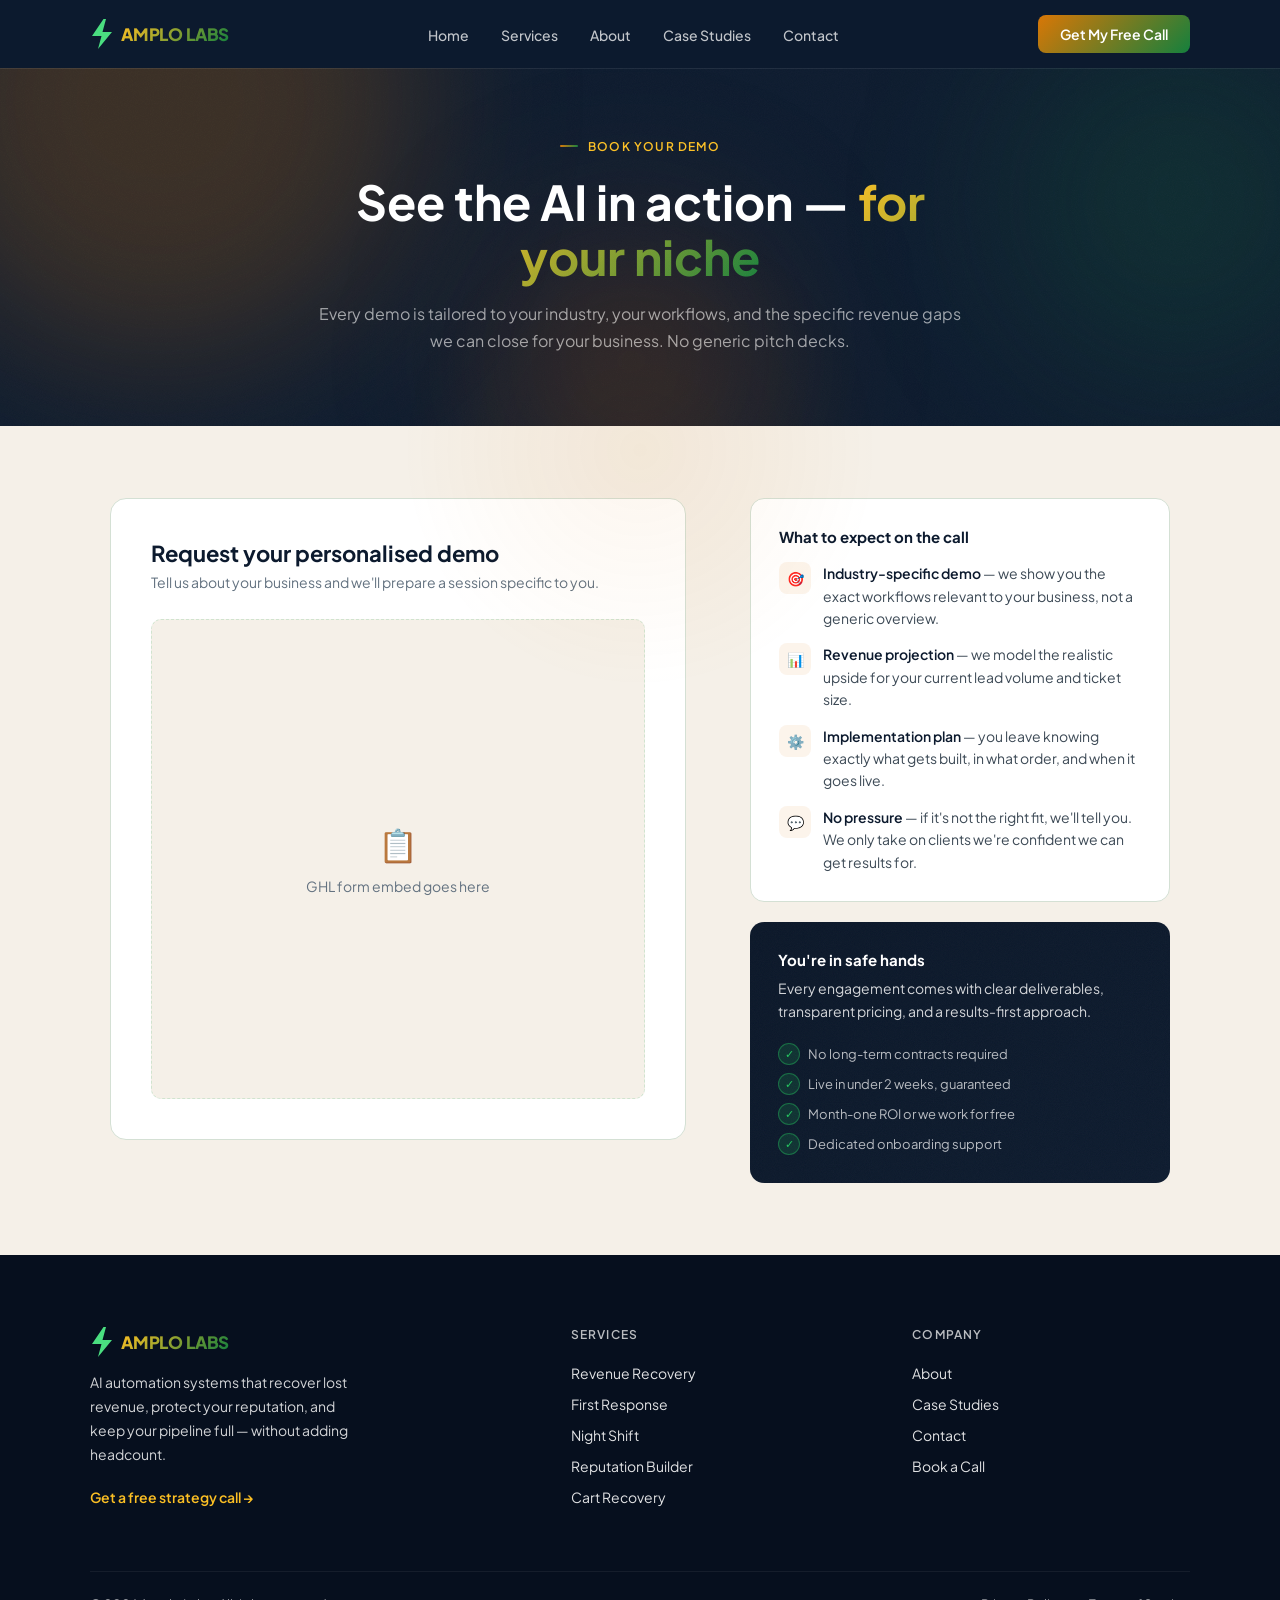
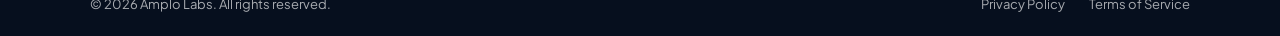
<file: contact.html>
<!DOCTYPE html>
<html lang="en">
<head>
<meta name="robots" content="noindex, nofollow">
<meta charset="UTF-8">
<meta name="viewport" content="width=device-width, initial-scale=1.0">
<title>Contact — Amplo Labs</title>
<link rel="preconnect" href="https://fonts.googleapis.com">
<link rel="preconnect" href="https://fonts.gstatic.com" crossorigin>
<link href="https://fonts.googleapis.com/css2?family=Plus+Jakarta+Sans:wght@400;600;700&display=swap" rel="stylesheet">
<link rel="stylesheet" href="shared.css">
<style>
*{margin:0;padding:0;box-sizing:border-box}
html,body{overflow-x:hidden;font-family:'Plus Jakarta Sans',sans-serif;background:#f5f0e8}
.site-nav{position:fixed;top:0;left:0;right:0;z-index:100;padding:0 24px;background:#0c1a2e;box-shadow:0 1px 0 rgba(255,255,255,.08)}
.nav-inner{max-width:1100px;margin:0 auto;display:flex;align-items:center;justify-content:space-between;height:68px}
.nav-logo{font-size:18px;font-weight:800;color:#fff;text-decoration:none;letter-spacing:-.02em}
.nav-logo span{background:linear-gradient(135deg,#fbbf24,#15803d);-webkit-background-clip:text;-webkit-text-fill-color:transparent;background-clip:text}
.nav-links{display:flex;align-items:center;gap:32px;list-style:none}
.nav-links a{font-size:14px;font-weight:500;color:rgba(255,255,255,.75);text-decoration:none;position:relative;padding-bottom:2px;transition:color .2s}
.nav-links a::after{content:'';position:absolute;bottom:0;left:0;width:0;height:1.5px;background:linear-gradient(90deg,#d97706,#15803d);transition:width .25s}
.nav-links a:hover{color:#fff}
.nav-links a:hover::after{width:100%}
.nav-cta{position:relative;overflow:hidden;font-size:14px;font-weight:600;padding:10px 22px;border-radius:8px;color:#fff;background:#0f2040;text-decoration:none;transition:transform .2s;display:inline-block}
.nav-cta::before{content:'';position:absolute;inset:0;background:linear-gradient(135deg,#d97706,#15803d);opacity:1}
.nav-cta span{position:relative;z-index:1}
.nav-cta:hover{transform:translateY(-1px);box-shadow:0 6px 20px rgba(217,119,6,.4)}
.nav-hamburger{display:none;flex-direction:column;gap:5px;cursor:pointer;background:none;border:none;padding:4px}
.nav-hamburger span{display:block;width:22px;height:2px;background:#fff;border-radius:2px;transition:transform .3s,opacity .3s}
.nav-hamburger.open span:nth-child(1){transform:translateY(7px) rotate(45deg)}
.nav-hamburger.open span:nth-child(2){opacity:0}
.nav-hamburger.open span:nth-child(3){transform:translateY(-7px) rotate(-45deg)}
.nav-mobile{display:none;position:fixed;top:68px;left:0;right:0;bottom:0;background:#0c1a2e;padding:24px;z-index:99;flex-direction:column;gap:8px}
.nav-mobile.open{display:flex}
.nav-mobile a{font-size:18px;font-weight:600;color:rgba(255,255,255,.8);text-decoration:none;padding:14px 0;border-bottom:1px solid rgba(255,255,255,.06)}
.nav-mobile-cta{margin-top:16px;text-align:center;padding:16px 24px;border-radius:10px;font-weight:700;background:linear-gradient(135deg,#d97706,#15803d);color:#fff;font-size:16px;text-decoration:none}
@media(max-width:768px){.nav-links,.nav-cta{display:none}.nav-hamburger{display:flex}.demo-hero{padding-top:100px!important}}

/* DEMO */
.demo-wrap{width:100vw;position:relative;left:50%;margin-left:-50vw;box-sizing:border-box;background:#f5f0e8}
.demo-hero{background:#0c1a2e;padding:130px 24px 72px;text-align:center}
.demo-hero-inner{max-width:660px;margin:0 auto}
.demo-eyebrow{display:inline-flex;align-items:center;gap:10px;font-size:12px;font-weight:600;letter-spacing:.1em;text-transform:uppercase;color:#fbbf24;margin-bottom:20px}
.demo-eyebrow::before{content:'';display:block;width:18px;height:2px;background:linear-gradient(90deg,#d97706,#15803d);border-radius:2px}
.demo-hero h1{font-size:clamp(30px,4.5vw,48px);font-weight:700;line-height:1.15;color:#fff;margin:0 0 16px}
.demo-hero h1 span{background:linear-gradient(135deg,#fbbf24,#15803d);-webkit-background-clip:text;-webkit-text-fill-color:transparent;background-clip:text}
.demo-hero p{font-size:16px;line-height:1.7;color:rgba(255,255,255,.6);margin:0}
.demo-body{padding:72px 24px}
.demo-body-inner{max-width:1060px;margin:0 auto;display:grid;grid-template-columns:1fr 420px;gap:64px;align-items:start}
.demo-form-card{background:#fff;border:1px solid #d4e0d4;border-radius:16px;padding:40px}
.demo-form-card h2{font-size:22px;font-weight:700;color:#0c1a2e;margin:0 0 6px}
.demo-form-card>p{font-size:14px;color:#637280;margin:0 0 28px}
.demo-form-placeholder{min-height:480px;background:#f5f0e8;border-radius:10px;border:1.5px dashed #d0e4cf;display:flex;align-items:center;justify-content:center;flex-direction:column;gap:12px;color:#637280;font-size:14px}
.demo-form-placeholder span{font-size:32px}
.demo-sidebar{display:flex;flex-direction:column;gap:20px}
.demo-info-card{background:#fff;border:1px solid #d4e0d4;border-radius:14px;padding:28px}
.demo-info-card h3{font-size:15px;font-weight:700;color:#0c1a2e;margin:0 0 16px}
.demo-benefit{display:flex;align-items:flex-start;gap:12px;margin-bottom:14px}
.demo-benefit:last-child{margin-bottom:0}
.demo-benefit-icon{width:32px;height:32px;border-radius:8px;flex-shrink:0;background:rgba(217,119,6,.08);display:flex;align-items:center;justify-content:center;font-size:14px}
.demo-benefit-text{font-size:14px;line-height:1.6;color:#3d4a56}
.demo-benefit-text strong{color:#0c1a2e;font-weight:600}
.demo-dark-card{background:linear-gradient(145deg,#0a1628,#0c1a2e);border-radius:14px;padding:28px}
.demo-dark-card h3{font-size:15px;font-weight:700;color:#fff;margin:0 0 8px}
.demo-dark-card p{font-size:14px;line-height:1.65;color:rgba(255,255,255,.82);margin:0 0 20px}
.demo-trust-list{list-style:none;padding:0;margin:0;display:flex;flex-direction:column;gap:8px}
.demo-trust-list li{font-size:13px;color:rgba(255,255,255,.7);display:flex;align-items:center;gap:8px}
.demo-trust-list li::before{content:'✓';width:20px;height:20px;flex-shrink:0;border-radius:50%;background:rgba(34,197,94,.15);border:1.5px solid rgba(34,197,94,.4);display:flex;align-items:center;justify-content:center;font-size:11px;color:#22c55e}
@media(max-width:768px){.demo-body-inner{grid-template-columns:1fr}.demo-form-card{padding:28px 20px}}

/* FOOTER */
.footer-wrap{width:100vw;position:relative;left:50%;margin-left:-50vw;box-sizing:border-box;background:#060f1e;padding:72px 24px 0}
.footer-grid{max-width:1100px;margin:0 auto;display:grid;grid-template-columns:1.5fr 1fr 1fr;gap:64px;padding-bottom:64px}
.footer-brand-logo{font-size:18px;font-weight:800;color:#fff;letter-spacing:-.02em;margin-bottom:14px;display:block;text-decoration:none}
.footer-brand-logo span{background:linear-gradient(135deg,#fbbf24,#15803d);-webkit-background-clip:text;-webkit-text-fill-color:transparent;background-clip:text}
.footer-brand p{font-size:14px;line-height:1.7;color:rgba(255,255,255,.82);margin:0 0 20px;max-width:280px}
.footer-brand-link{font-size:14px;font-weight:600;color:#fbbf24;text-decoration:none;position:relative;padding-bottom:1px}
.footer-brand-link::after{content:'';position:absolute;bottom:0;left:0;width:0;height:1px;background:#fbbf24;transition:width .25s}
.footer-brand-link:hover::after{width:100%}
.footer-col h4{font-size:12px;font-weight:600;letter-spacing:.1em;text-transform:uppercase;color:rgba(255,255,255,.72);margin-bottom:20px}
.footer-col ul{list-style:none;display:flex;flex-direction:column;gap:10px}
.footer-col ul a{font-size:14px;color:rgba(255,255,255,.88);text-decoration:none;transition:color .2s}
.footer-col ul a:hover{color:#fff}
.footer-bar{max-width:1100px;margin:0 auto;padding:24px 0;border-top:1px solid rgba(255,255,255,.06);display:flex;justify-content:space-between;align-items:center;flex-wrap:wrap;gap:12px}
.footer-bar p{font-size:13px;color:rgba(255,255,255,.65)}
.footer-bar a{font-size:13px;color:rgba(255,255,255,.65);text-decoration:none;transition:color .2s}
.footer-bar a:hover{color:rgba(255,255,255,.75)}
@media(max-width:768px){.footer-grid{grid-template-columns:1fr;gap:40px}.footer-bar{flex-direction:column;text-align:center}}
</style>
</head>
<body>

<nav class="site-nav">
  <div class="nav-inner">
    <a href="index.html" class="nav-logo">Amplo <span>Labs</span></a>
    <ul class="nav-links">
      <li><a href="index.html">Home</a></li>
      <li><a href="services.html">Services</a></li>
      <li><a href="about.html">About</a></li>
      <li><a href="case-studies.html">Case Studies</a></li>
      <li><a href="contact.html">Contact</a></li>
    </ul>
    <a href="calendar.html" class="nav-cta"><span>Book a Call</span></a>
    <button class="nav-hamburger" id="navHamburger"><span></span><span></span><span></span></button>
  </div>
</nav>
<div class="nav-mobile" id="navMobile">
  <a href="index.html">Home</a><a href="services.html">Services</a><a href="about.html">About</a>
  <a href="case-studies.html">Case Studies</a><a href="contact.html">Contact</a>
  <a href="calendar.html" class="nav-mobile-cta">Book a Call</a>
</div>

<div class="demo-wrap">
  <div class="demo-hero">
    <div class="demo-hero-inner">
      <div class="demo-eyebrow">Book Your Demo</div>
      <h1>See the AI in action — <span>for your niche</span></h1>
      <p>Every demo is tailored to your industry, your workflows, and the specific revenue gaps we can close for your business. No generic pitch decks.</p>
    </div>
  </div>
  <div class="demo-body">
    <div class="demo-body-inner">
      <div class="demo-form-card">
        <h2>Request your personalised demo</h2>
        <p>Tell us about your business and we'll prepare a session specific to you.</p>
        <div class="demo-form-placeholder">
          <span>📋</span>
          GHL form embed goes here
        </div>
      </div>
      <div class="demo-sidebar">
        <div class="demo-info-card">
          <h3>What to expect on the call</h3>
          <div class="demo-benefit">
            <div class="demo-benefit-icon">🎯</div>
            <div class="demo-benefit-text"><strong>Industry-specific demo</strong> — we show you the exact workflows relevant to your business, not a generic overview.</div>
          </div>
          <div class="demo-benefit">
            <div class="demo-benefit-icon">📊</div>
            <div class="demo-benefit-text"><strong>Revenue projection</strong> — we model the realistic upside for your current lead volume and ticket size.</div>
          </div>
          <div class="demo-benefit">
            <div class="demo-benefit-icon">⚙️</div>
            <div class="demo-benefit-text"><strong>Implementation plan</strong> — you leave knowing exactly what gets built, in what order, and when it goes live.</div>
          </div>
          <div class="demo-benefit">
            <div class="demo-benefit-icon">💬</div>
            <div class="demo-benefit-text"><strong>No pressure</strong> — if it's not the right fit, we'll tell you. We only take on clients we're confident we can get results for.</div>
          </div>
        </div>
        <div class="demo-dark-card">
          <h3>You're in safe hands</h3>
          <p>Every engagement comes with clear deliverables, transparent pricing, and a results-first approach.</p>
          <ul class="demo-trust-list">
            <li>No long-term contracts required</li>
            <li>Live in under 2 weeks, guaranteed</li>
            <li>Month-one ROI or we work for free</li>
            <li>Dedicated onboarding support</li>
          </ul>
        </div>
      </div>
    </div>
  </div>
</div>

<footer class="footer-wrap">
  <div class="footer-grid">
    <div class="footer-brand">
      <a href="index.html" class="footer-brand-logo">Amplo <span>Labs</span></a>
      <p>AI automation systems that recover lost revenue, protect your reputation, and keep your pipeline full — without adding headcount.</p>
      <a href="calendar.html" class="footer-brand-link">Book a strategy call →</a>
    </div>
    <div class="footer-col">
      <h4>Services</h4>
      <ul>
        <li><a href="services.html#revenue-recovery">Revenue Recovery</a></li>
        <li><a href="services.html#first-response">First Response</a></li>
        <li><a href="services.html#night-shift">Night Shift</a></li>
        <li><a href="services.html#reputation-builder">Reputation Builder</a></li>
        <li><a href="services.html#cart-recovery">Cart Recovery</a></li>
      </ul>
    </div>
    <div class="footer-col">
      <h4>Company</h4>
      <ul>
        <li><a href="about.html">About</a></li>
        <li><a href="case-studies.html">Case Studies</a></li>
        <li><a href="contact.html">Contact</a></li>
        <li><a href="calendar.html">Book a Call</a></li>
      </ul>
    </div>
  </div>
  <div class="footer-bar">
    <p>© 2026 Amplo Labs. All rights reserved.</p>
    <div style="display:flex;gap:24px"><a href="#">Privacy Policy</a><a href="#">Terms of Service</a></div>
  </div>
</footer>

<script>
const ham = document.getElementById('navHamburger');
const mob = document.getElementById('navMobile');
ham.addEventListener('click', () => { ham.classList.toggle('open'); mob.classList.toggle('open'); });
</script>
<script src="shared.js"></script>
</body>
</html>
</file>
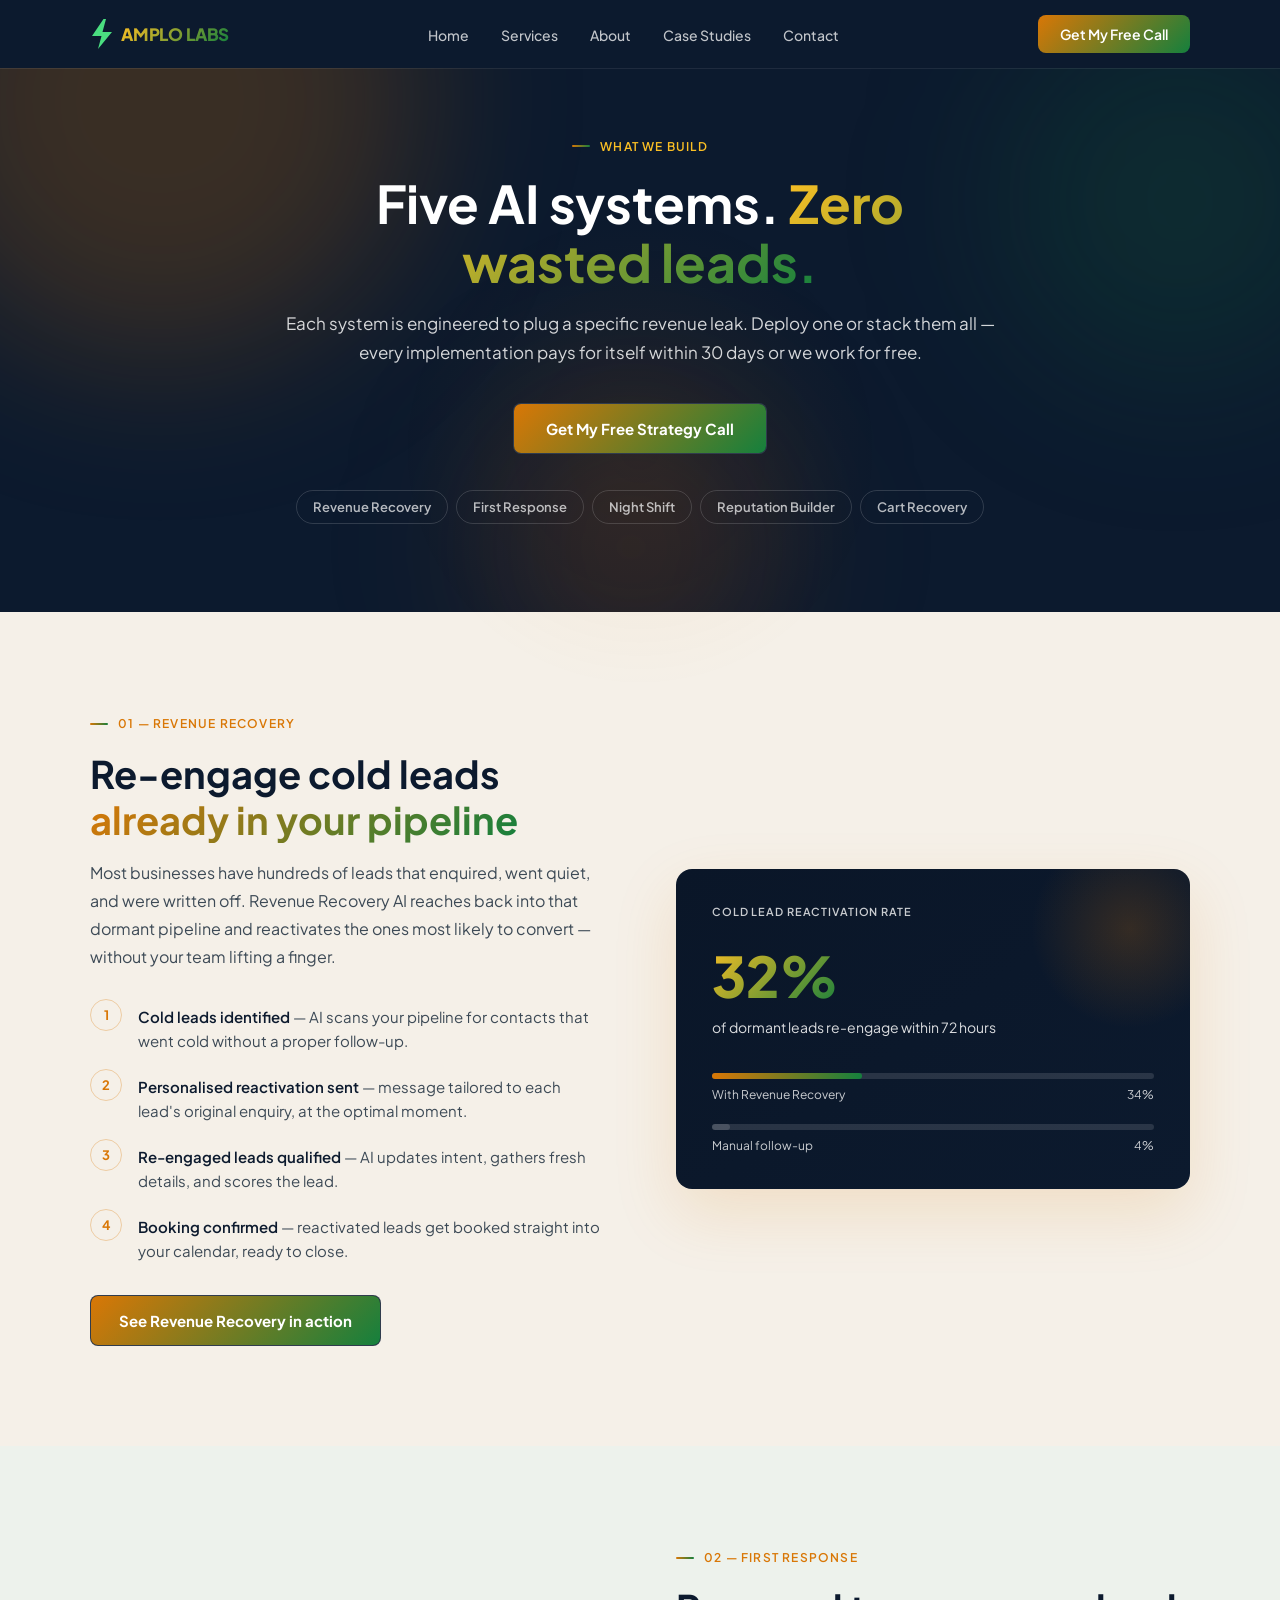
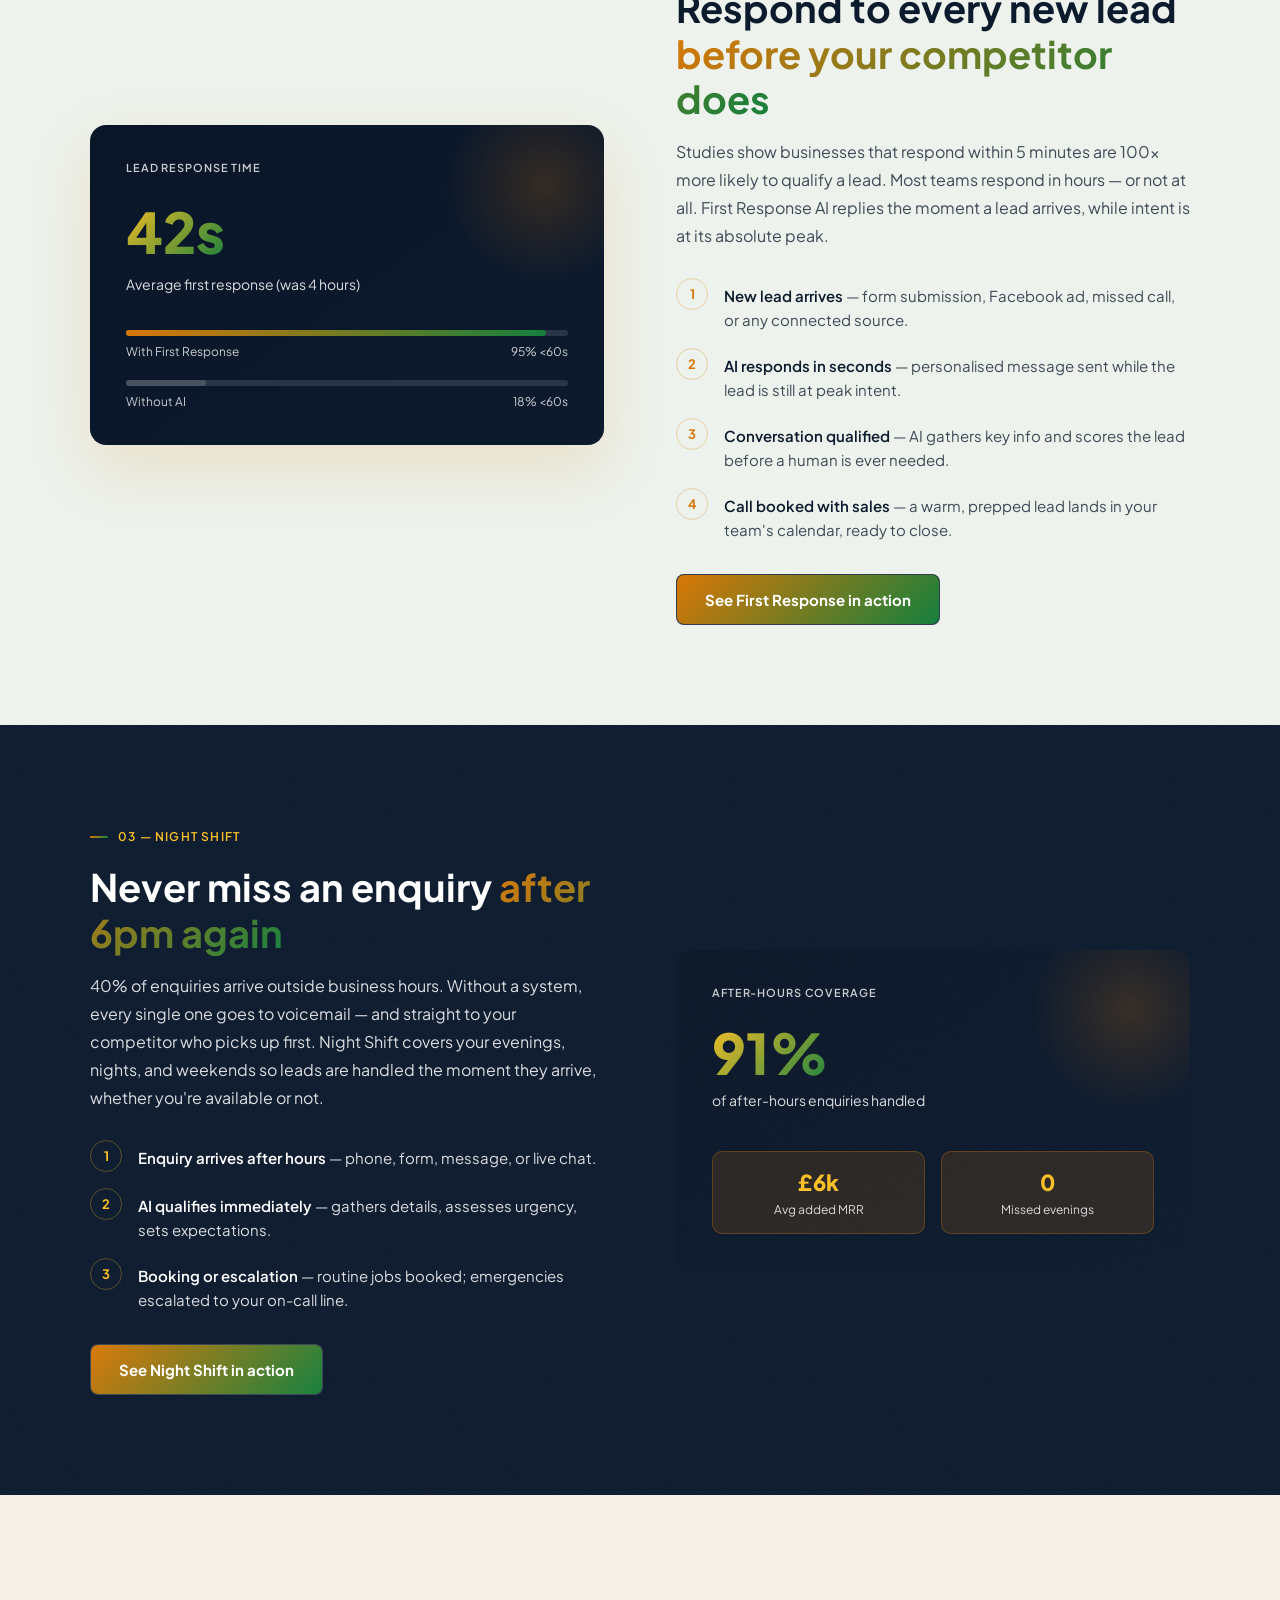
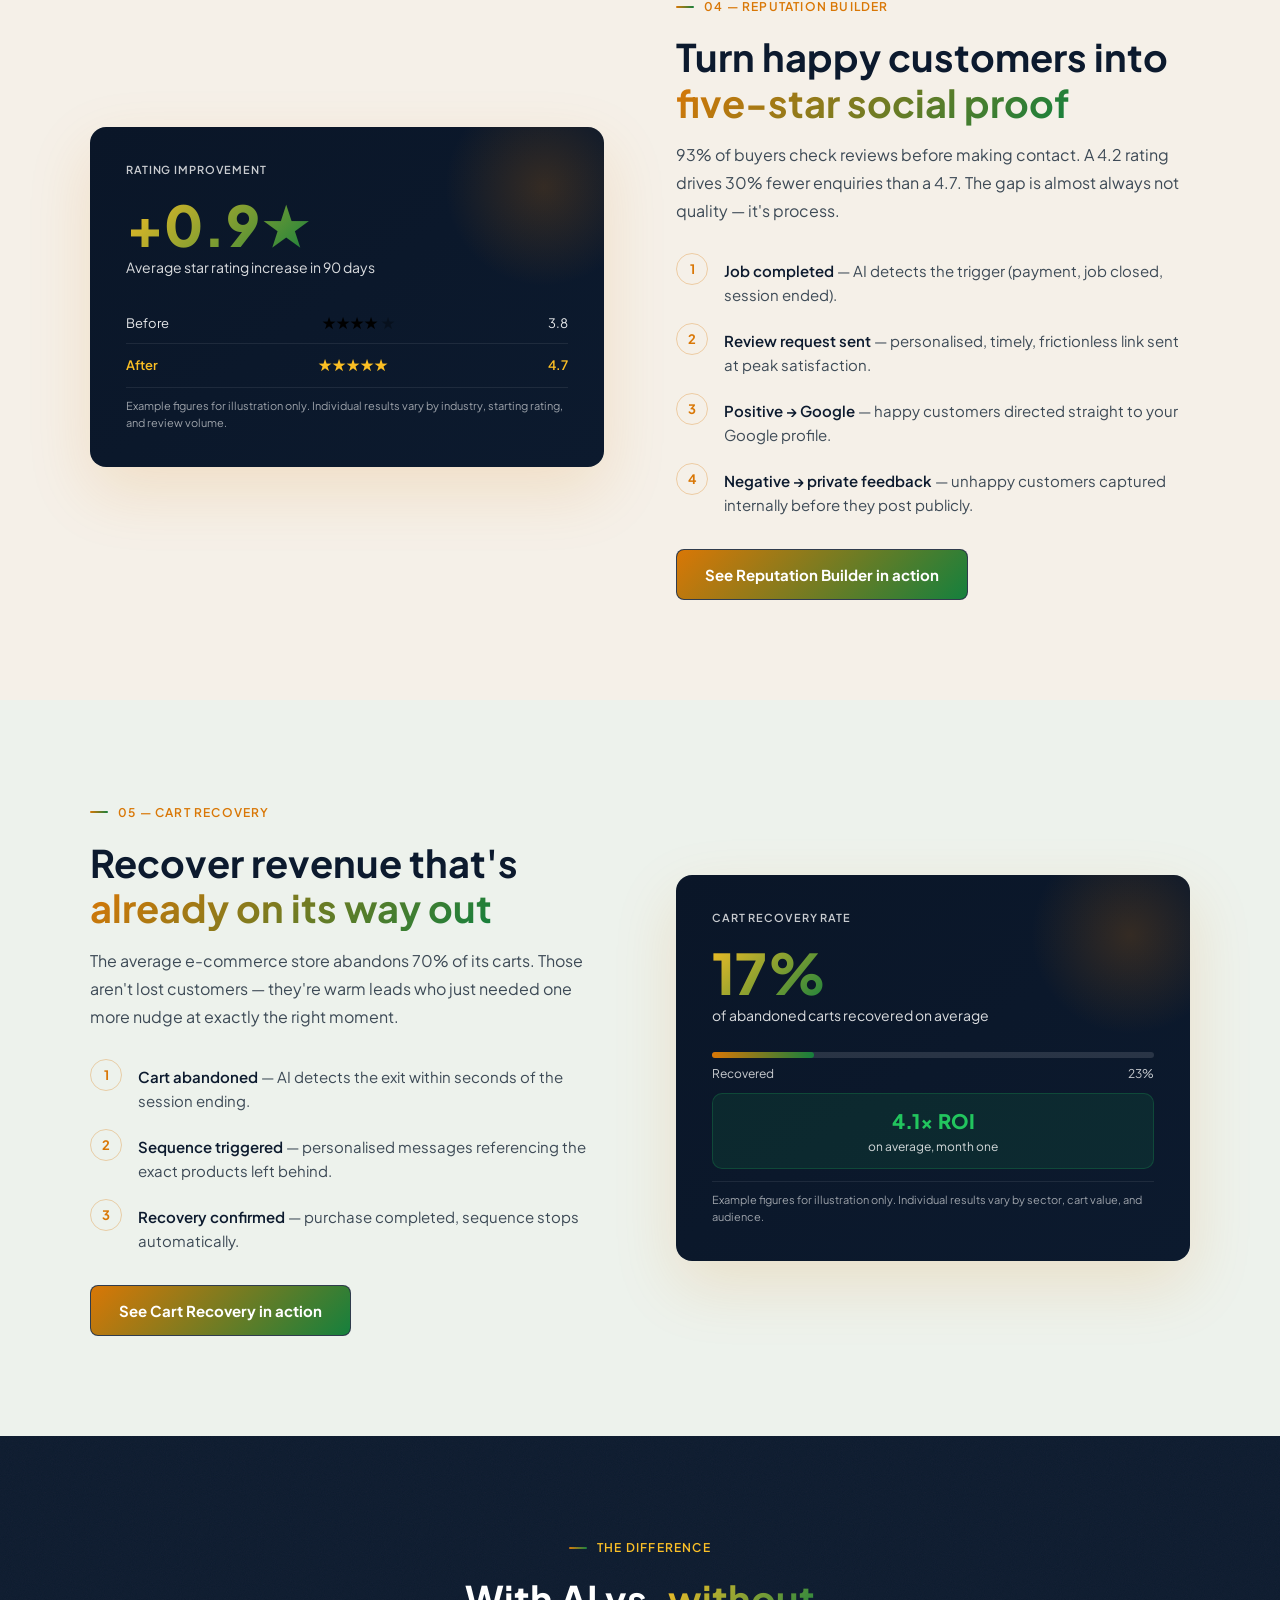
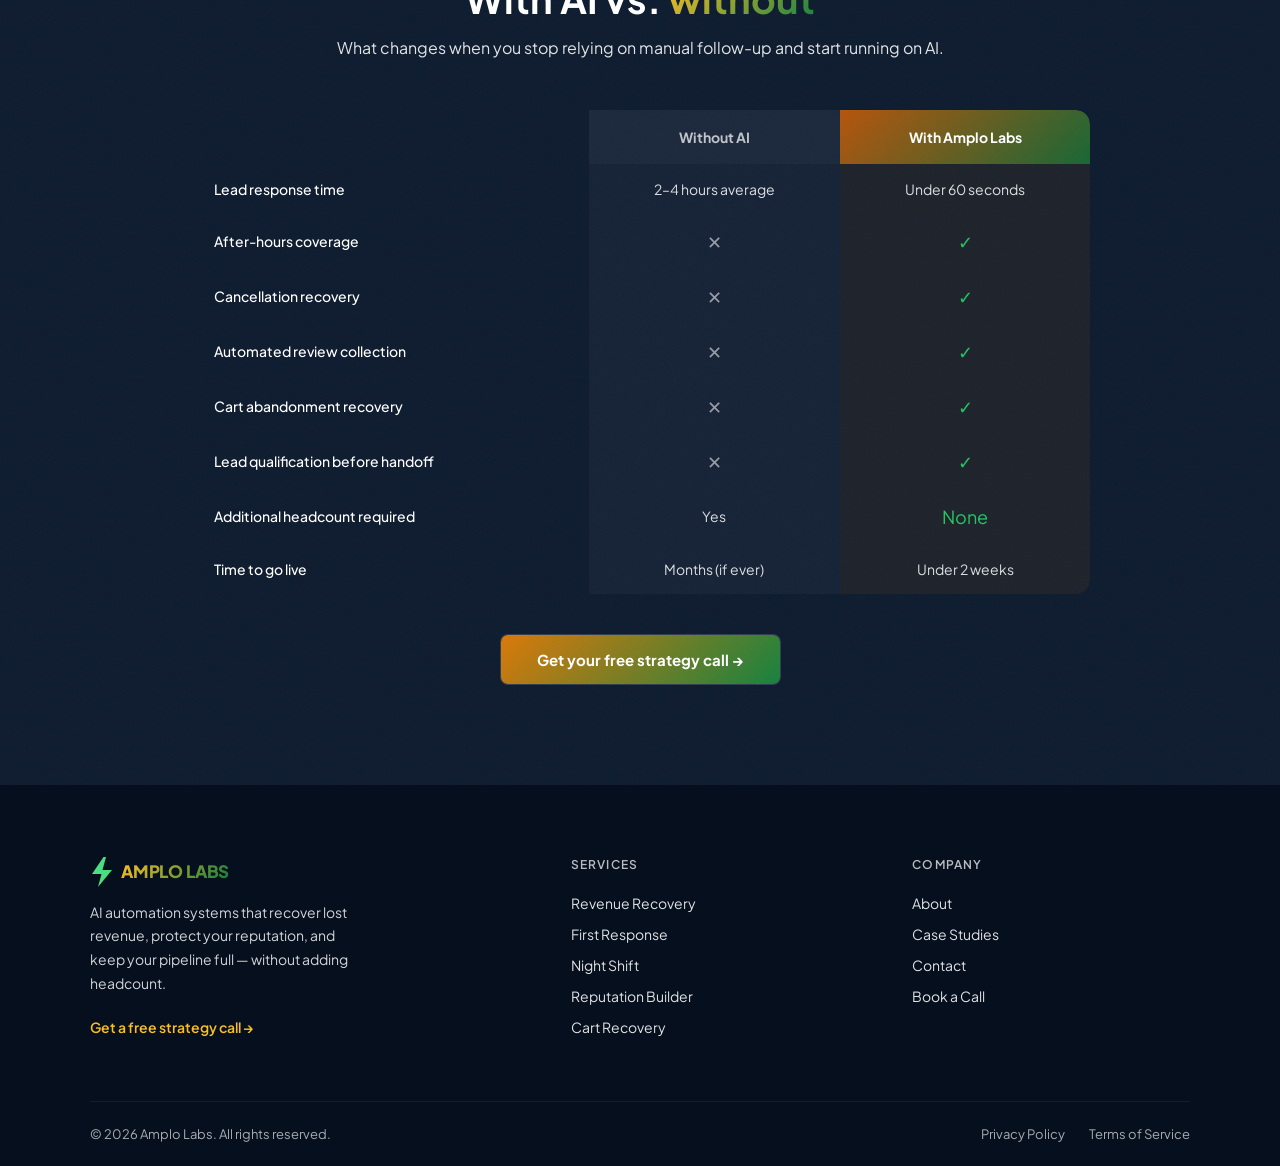
<file: services.html>
<!DOCTYPE html>
<html lang="en">
<head>
<meta name="robots" content="noindex, nofollow">
<meta charset="UTF-8">
<meta name="viewport" content="width=device-width, initial-scale=1.0">
<title>Services — Amplo Labs</title>
<link rel="preconnect" href="https://fonts.googleapis.com">
<link rel="preconnect" href="https://fonts.gstatic.com" crossorigin>
<link href="https://fonts.googleapis.com/css2?family=Plus+Jakarta+Sans:wght@400;600;700&display=swap" rel="stylesheet">
<link rel="stylesheet" href="shared.css">
<style>
*{margin:0;padding:0;box-sizing:border-box}
html,body{overflow-x:hidden;font-family:'Plus Jakarta Sans',sans-serif;background:#f5f0e8}
.site-nav{position:fixed;top:0;left:0;right:0;z-index:100;padding:0 24px;background:#0c1a2e;box-shadow:0 1px 0 rgba(255,255,255,.08)}
.nav-inner{max-width:1100px;margin:0 auto;display:flex;align-items:center;justify-content:space-between;height:68px}
.nav-logo{font-size:18px;font-weight:800;color:#fff;text-decoration:none;letter-spacing:-.02em}
.nav-logo span{background:linear-gradient(135deg,#fbbf24,#15803d);-webkit-background-clip:text;-webkit-text-fill-color:transparent;background-clip:text}
.nav-links{display:flex;align-items:center;gap:32px;list-style:none}
.nav-links a{font-size:14px;font-weight:500;color:rgba(255,255,255,.75);text-decoration:none;position:relative;padding-bottom:2px;transition:color .2s}
.nav-links a::after{content:'';position:absolute;bottom:0;left:0;width:0;height:1.5px;background:linear-gradient(90deg,#d97706,#15803d);transition:width .25s}
.nav-links a:hover{color:#fff}
.nav-links a:hover::after{width:100%}
.nav-cta{position:relative;overflow:hidden;font-size:14px;font-weight:600;padding:10px 22px;border-radius:8px;color:#fff;background:#0f2040;text-decoration:none;transition:transform .2s;display:inline-block}
.nav-cta::before{content:'';position:absolute;inset:0;background:linear-gradient(135deg,#d97706,#15803d);opacity:1}
.nav-cta span{position:relative;z-index:1}
.nav-cta:hover{transform:translateY(-1px);box-shadow:0 6px 20px rgba(217,119,6,.4)}
.nav-hamburger{display:none;flex-direction:column;gap:5px;cursor:pointer;background:none;border:none;padding:4px}
.nav-hamburger span{display:block;width:22px;height:2px;background:#fff;border-radius:2px;transition:transform .3s,opacity .3s}
.nav-hamburger.open span:nth-child(1){transform:translateY(7px) rotate(45deg)}
.nav-hamburger.open span:nth-child(2){opacity:0}
.nav-hamburger.open span:nth-child(3){transform:translateY(-7px) rotate(-45deg)}
.nav-mobile{display:none;position:fixed;top:68px;left:0;right:0;bottom:0;background:#0c1a2e;padding:24px;z-index:99;flex-direction:column;gap:8px}
.nav-mobile.open{display:flex}
.nav-mobile a{font-size:18px;font-weight:600;color:rgba(255,255,255,.8);text-decoration:none;padding:14px 0;border-bottom:1px solid rgba(255,255,255,.06)}
.nav-mobile-cta{margin-top:16px;text-align:center;padding:16px 24px;border-radius:10px;font-weight:700;background:linear-gradient(135deg,#d97706,#15803d);color:#fff;font-size:16px;text-decoration:none}
@media(max-width:768px){.nav-links,.nav-cta{display:none}.nav-hamburger{display:flex}.svc-hero{padding-top:100px!important}}

/* ── SERVICES HERO ── */
.svc-hero{width:100vw;position:relative;left:50%;margin-left:-50vw;box-sizing:border-box;background:#0c1a2e;padding:130px 24px 88px;text-align:center}
.svc-hero-inner{max-width:720px;margin:0 auto}
.svc-eyebrow{display:inline-flex;align-items:center;gap:10px;font-size:12px;font-weight:600;letter-spacing:.1em;text-transform:uppercase;color:#fbbf24;margin-bottom:20px}
.svc-eyebrow::before{content:'';display:block;width:18px;height:2px;background:linear-gradient(90deg,#d97706,#15803d);border-radius:2px;flex-shrink:0}
.svc-hero h1{font-size:clamp(32px,5vw,52px);font-weight:700;line-height:1.15;color:#fff;margin:0 0 16px}
.svc-hero h1 span{background:linear-gradient(135deg,#fbbf24,#15803d);-webkit-background-clip:text;-webkit-text-fill-color:transparent;background-clip:text}
.svc-hero p{font-size:17px;line-height:1.7;color:rgba(255,255,255,.82);margin:0 0 36px}
.svc-hero-btn{position:relative;overflow:hidden;font-size:15px;font-weight:700;padding:15px 32px;border-radius:8px;color:#fff;background:#0c1a2e;border:1.5px solid rgba(255,255,255,.15);text-decoration:none;display:inline-block;transition:transform .2s}
.svc-hero-btn::before{content:'';position:absolute;inset:0;background:linear-gradient(135deg,#d97706,#15803d);opacity:1}
.svc-hero-btn span{position:relative;z-index:1}
.svc-hero-btn:hover{transform:translateY(-2px);box-shadow:0 8px 24px rgba(217,119,6,.4)}
.anchor-pills{display:flex;flex-wrap:wrap;gap:8px;justify-content:center;margin-top:32px}
.anchor-pill{font-size:13px;font-weight:600;padding:8px 16px;border-radius:100px;border:1px solid rgba(255,255,255,.15);color:rgba(255,255,255,.7);text-decoration:none;transition:all .2s}
.anchor-pill:hover{border-color:rgba(217,119,6,.6);color:#fbbf24;background:rgba(217,119,6,.1)}

/* ── SHARED SERVICE SECTION CSS ── */
.svc-light{width:100vw;position:relative;left:50%;margin-left:-50vw;box-sizing:border-box;background:#f5f0e8;padding:96px 24px}
.svc-lav{width:100vw;position:relative;left:50%;margin-left:-50vw;box-sizing:border-box;background:#edf2ec;padding:96px 24px}
.svc-dark{width:100vw;position:relative;left:50%;margin-left:-50vw;box-sizing:border-box;background:#0c1a2e;padding:96px 24px}
.svc-inner{max-width:1100px;margin:0 auto;display:grid;grid-template-columns:1fr 1fr;gap:72px;align-items:center}
.svc-inner.flip{direction:rtl}
.svc-inner.flip>*{direction:ltr}
.svc-label{display:inline-flex;align-items:center;gap:10px;font-size:12px;font-weight:600;letter-spacing:.1em;text-transform:uppercase;color:#d97706;margin-bottom:20px}
.svc-label::before{content:'';display:block;width:18px;height:2px;background:linear-gradient(90deg,#d97706,#15803d);border-radius:2px;flex-shrink:0}
.svc-dark .svc-label{color:#fbbf24}
.svc-text h2{font-size:clamp(26px,3.5vw,38px);font-weight:700;line-height:1.2;color:#0c1a2e;margin:0 0 16px}
.svc-dark .svc-text h2{color:#fff}
.svc-text h2 span{background:linear-gradient(135deg,#d97706,#15803d);-webkit-background-clip:text;-webkit-text-fill-color:transparent;background-clip:text}
.svc-text p{font-size:16px;line-height:1.75;color:#3d4a56;margin:0 0 28px}
.svc-dark .svc-text p{color:rgba(255,255,255,.85)}
.svc-steps{display:flex;flex-direction:column;gap:16px;margin-bottom:32px}
.svc-step{display:flex;align-items:flex-start;gap:16px}
.step-num{width:32px;height:32px;border-radius:50%;flex-shrink:0;border:1.5px solid rgba(217,119,6,.3);color:#d97706;font-size:13px;font-weight:700;display:flex;align-items:center;justify-content:center}
.svc-dark .step-num{border-color:rgba(251,191,36,.3);color:#fbbf24}
.step-text{font-size:15px;line-height:1.6;color:#3d4a56;padding-top:6px}
.svc-dark .step-text{color:rgba(255,255,255,.85)}
.step-text strong{color:#0c1a2e;font-weight:600}
.svc-dark .step-text strong{color:#fff}
.svc-btn{position:relative;overflow:hidden;font-size:15px;font-weight:700;padding:15px 28px;border-radius:8px;color:#fff;text-decoration:none;display:inline-block;transition:transform .2s;background:#0c1a2e;border:1.5px solid rgba(255,255,255,.15)}
.svc-light .svc-btn,.svc-lav .svc-btn{background:#0c1a2e}
.svc-dark .svc-btn{background:rgba(255,255,255,.08);border:1px solid rgba(255,255,255,.12)}
.svc-btn::before{content:'';position:absolute;inset:0;background:linear-gradient(135deg,#d97706,#15803d);opacity:1}
.svc-btn span{position:relative;z-index:1}
.svc-btn:hover{transform:translateY(-2px);box-shadow:0 8px 24px rgba(217,119,6,.4)}
.svc-graphic-card{background:linear-gradient(145deg,#0a1628,#0c1a2e);border-radius:16px;padding:36px;position:relative;overflow:hidden;min-height:320px;display:flex;flex-direction:column;justify-content:space-between}
.svc-light .svc-graphic-card,.svc-lav .svc-graphic-card{box-shadow:0 24px 64px rgba(217,119,6,.15)}
.svc-graphic-card::before{content:'';position:absolute;top:-40px;right:-40px;width:200px;height:200px;border-radius:50%;background:radial-gradient(circle,rgba(217,119,6,.2),transparent 70%)}
.svc-graphic-label{font-size:11px;font-weight:600;letter-spacing:.08em;text-transform:uppercase;color:rgba(255,255,255,.78);margin-bottom:20px}
.svc-graphic-stat{font-size:clamp(36px,5vw,56px);font-weight:800;color:#fff;line-height:1;margin-bottom:6px}
.svc-graphic-stat span{background:linear-gradient(135deg,#fbbf24,#15803d);-webkit-background-clip:text;-webkit-text-fill-color:transparent;background-clip:text}
.svc-graphic-sub{font-size:14px;color:rgba(255,255,255,.85);margin-bottom:28px}
.svc-graphic-bar-track{height:6px;background:rgba(255,255,255,.12);border-radius:3px;margin-bottom:8px}
.svc-graphic-bar-fill{height:6px;border-radius:3px;background:linear-gradient(90deg,#d97706,#15803d)}
.svc-graphic-bar-label{font-size:12px;color:rgba(255,255,255,.78);display:flex;justify-content:space-between}
@media(max-width:768px){.svc-inner{grid-template-columns:1fr;gap:40px}.svc-inner.flip{direction:ltr}}

/* ── COMPARISON TABLE ── */
.cmp-wrap{width:100vw;position:relative;left:50%;margin-left:-50vw;box-sizing:border-box;background:#0c1a2e;padding:96px 24px}
.cmp-inner{max-width:900px;margin:0 auto}
.cmp-head{text-align:center;margin-bottom:48px}
.cmp-eyebrow{display:inline-flex;align-items:center;gap:10px;font-size:12px;font-weight:600;letter-spacing:.1em;text-transform:uppercase;color:#fbbf24;margin-bottom:20px}
.cmp-eyebrow::before{content:'';display:block;width:18px;height:2px;background:linear-gradient(90deg,#d97706,#15803d);border-radius:2px}
.cmp-head h2{font-size:clamp(26px,3.5vw,38px);font-weight:700;color:#fff;margin:0 0 12px}
.cmp-head h2 span{background:linear-gradient(135deg,#fbbf24,#15803d);-webkit-background-clip:text;-webkit-text-fill-color:transparent;background-clip:text}
.cmp-head p{font-size:16px;color:rgba(255,255,255,.88);line-height:1.7}
.cmp-scroll{overflow-x:auto;-webkit-overflow-scrolling:touch;border-radius:14px}
.cmp-scroll::-webkit-scrollbar{height:4px}
.cmp-scroll::-webkit-scrollbar-track{background:rgba(255,255,255,.05);border-radius:2px}
.cmp-scroll::-webkit-scrollbar-thumb{background:rgba(217,119,6,.5);border-radius:2px}
.cmp-table{width:100%;min-width:560px;border-collapse:separate;border-spacing:0;border-radius:14px;overflow:hidden}
.cmp-table thead tr th{padding:18px 24px;font-size:14px;font-weight:700;text-align:left;white-space:nowrap}
.cmp-table thead tr th:first-child{background:#0c1a2e;color:rgba(255,255,255,.65);border-radius:14px 0 0 0;min-width:160px}
.cmp-table thead tr th:nth-child(2){background:rgba(255,255,255,.06);color:rgba(255,255,255,.72);text-align:center;min-width:130px}
.cmp-table thead tr th:last-child{background:linear-gradient(135deg,#b45309,#166534);color:#fff;text-align:center;border-radius:0 14px 0 0;min-width:130px}
.cmp-table tbody tr{border-bottom:1px solid rgba(255,255,255,.05)}
.cmp-table tbody tr:last-child{border:none}
.cmp-table tbody td{padding:16px 24px;font-size:14px;color:rgba(255,255,255,.85);vertical-align:middle}
.cmp-table tbody td:first-child{font-weight:500;color:#fff}
.cmp-table tbody td:nth-child(2){background:rgba(255,255,255,.03);text-align:center}
.cmp-table tbody td:last-child{background:rgba(217,119,6,.08);text-align:center}
.cmp-table tbody tr:last-child td:first-child{border-radius:0 0 0 14px}
.cmp-table tbody tr:last-child td:last-child{border-radius:0 0 14px 0}
.check{color:#22c55e;font-size:18px}
.cross{color:rgba(255,255,255,.55);font-size:18px}
.cmp-swipe-hint{display:none;text-align:center;font-size:12px;color:rgba(255,255,255,.68);margin-bottom:12px;letter-spacing:.04em}
.cmp-cta{text-align:center;margin-top:40px}
.cmp-btn{position:relative;overflow:hidden;font-size:15px;font-weight:700;padding:15px 36px;border-radius:8px;color:#fff;text-decoration:none;display:inline-block;transition:transform .2s;background:#0c1a2e;border:1.5px solid rgba(255,255,255,.15)}
.cmp-btn::before{content:'';position:absolute;inset:0;background:linear-gradient(135deg,#d97706,#15803d);opacity:1}
.cmp-btn span{position:relative;z-index:1}
.cmp-btn:hover{transform:translateY(-2px);box-shadow:0 8px 24px rgba(217,119,6,.4)}
@media(max-width:768px){
  .cmp-wrap{padding:72px 0}
  .cmp-head{padding:0 24px;margin-bottom:32px}
  .cmp-swipe-hint{display:block}
  .cmp-table thead tr th{padding:14px 16px;font-size:13px}
  .cmp-table tbody td{padding:14px 16px;font-size:13px}
  .cmp-cta{padding:0 24px}
}

/* FOOTER */
.footer-wrap{width:100vw;position:relative;left:50%;margin-left:-50vw;box-sizing:border-box;background:#060f1e;padding:72px 24px 0}
.footer-grid{max-width:1100px;margin:0 auto;display:grid;grid-template-columns:1.5fr 1fr 1fr;gap:64px;padding-bottom:64px}
.footer-brand-logo{font-size:18px;font-weight:800;color:#fff;letter-spacing:-.02em;margin-bottom:14px;display:block;text-decoration:none}
.footer-brand-logo span{background:linear-gradient(135deg,#fbbf24,#15803d);-webkit-background-clip:text;-webkit-text-fill-color:transparent;background-clip:text}
.footer-brand p{font-size:14px;line-height:1.7;color:rgba(255,255,255,.82);margin:0 0 20px;max-width:280px}
.footer-brand-link{font-size:14px;font-weight:600;color:#fbbf24;text-decoration:none;position:relative;padding-bottom:1px}
.footer-brand-link::after{content:'';position:absolute;bottom:0;left:0;width:0;height:1px;background:#fbbf24;transition:width .25s}
.footer-brand-link:hover::after{width:100%}
.footer-col h4{font-size:12px;font-weight:600;letter-spacing:.1em;text-transform:uppercase;color:rgba(255,255,255,.72);margin-bottom:20px}
.footer-col ul{list-style:none;display:flex;flex-direction:column;gap:10px}
.footer-col ul a{font-size:14px;color:rgba(255,255,255,.88);text-decoration:none;transition:color .2s}
.footer-col ul a:hover{color:#fff}
.footer-bar{max-width:1100px;margin:0 auto;padding:24px 0;border-top:1px solid rgba(255,255,255,.06);display:flex;justify-content:space-between;align-items:center;flex-wrap:wrap;gap:12px}
.footer-bar p{font-size:13px;color:rgba(255,255,255,.65)}
.footer-bar a{font-size:13px;color:rgba(255,255,255,.65);text-decoration:none;transition:color .2s}
.footer-bar a:hover{color:rgba(255,255,255,.75)}
@media(max-width:768px){.footer-grid{grid-template-columns:1fr;gap:40px}.footer-bar{flex-direction:column;text-align:center}}
</style>
</head>
<body>

<nav class="site-nav">
  <div class="nav-inner">
    <a href="index.html" class="nav-logo">Amplo <span>Labs</span></a>
    <ul class="nav-links">
      <li><a href="index.html">Home</a></li>
      <li><a href="services.html">Services</a></li>
      <li><a href="about.html">About</a></li>
      <li><a href="case-studies.html">Case Studies</a></li>
      <li><a href="contact.html">Contact</a></li>
    </ul>
    <a href="calendar.html" class="nav-cta"><span>Book a Call</span></a>
    <button class="nav-hamburger" id="navHamburger"><span></span><span></span><span></span></button>
  </div>
</nav>
<div class="nav-mobile" id="navMobile">
  <a href="index.html">Home</a><a href="services.html">Services</a><a href="about.html">About</a>
  <a href="case-studies.html">Case Studies</a><a href="contact.html">Contact</a>
  <a href="calendar.html" class="nav-mobile-cta">Book a Call</a>
</div>

<!-- SERVICES HERO -->
<div class="svc-hero">
  <div class="svc-hero-inner">
    <div class="svc-eyebrow">What we build</div>
    <h1>Five AI systems. <span>Zero wasted leads.</span></h1>
    <p>Each system is engineered to plug a specific revenue leak. Deploy one or stack them all — every implementation pays for itself within 30 days or we work for free.</p>
    <a href="calendar.html" class="svc-hero-btn"><span>Book a Free Strategy Call</span></a>
    <div class="anchor-pills">
      <a href="#revenue-recovery" class="anchor-pill">Revenue Recovery</a>
      <a href="#first-response" class="anchor-pill">First Response</a>
      <a href="#night-shift" class="anchor-pill">Night Shift</a>
      <a href="#reputation-builder" class="anchor-pill">Reputation Builder</a>
      <a href="#cart-recovery" class="anchor-pill">Cart Recovery</a>
    </div>
  </div>
</div>

<!-- SERVICE 1: DONE BY ROB -->
<div class="svc-light" id="revenue-recovery">
  <div class="svc-inner">
    <div class="svc-text">
      <div class="svc-label">01 — Revenue Recovery</div>
      <h2>Re-engage cold leads <span>already in your pipeline</span></h2>
      <p>Most businesses have hundreds of leads that enquired, went quiet, and were written off. Revenue Recovery AI reaches back into that dormant pipeline and reactivates the ones most likely to convert — without your team lifting a finger.</p>
      <div class="svc-steps">
        <div class="svc-step"><div class="step-num">1</div><div class="step-text"><strong>Cold leads identified</strong> — AI scans your pipeline for contacts that went cold without a proper follow-up.</div></div>
        <div class="svc-step"><div class="step-num">2</div><div class="step-text"><strong>Personalised reactivation sent</strong> — message tailored to each lead's original enquiry, at the optimal moment.</div></div>
        <div class="svc-step"><div class="step-num">3</div><div class="step-text"><strong>Re-engaged leads qualified</strong> — AI updates intent, gathers fresh details, and scores the lead.</div></div>
        <div class="svc-step"><div class="step-num">4</div><div class="step-text"><strong>Booking confirmed</strong> — reactivated leads get booked straight into your calendar, ready to close.</div></div>
      </div>
      <a href="calendar.html" class="svc-btn"><span>See Revenue Recovery in action</span></a>
    </div>
    <div class="svc-graphic-card">
      <div class="svc-graphic-label">Cold lead reactivation rate</div>
      <div class="svc-graphic-stat"><span>34%</span></div>
      <div class="svc-graphic-sub">of dormant leads re-engage within 72 hours</div>
      <div>
        <div class="svc-graphic-bar-track"><div class="svc-graphic-bar-fill" style="width:34%"></div></div>
        <div class="svc-graphic-bar-label"><span>With Revenue Recovery</span><span>34%</span></div>
      </div>
      <div style="margin-top:12px">
        <div class="svc-graphic-bar-track"><div class="svc-graphic-bar-fill" style="width:4%;background:rgba(255,255,255,.15)"></div></div>
        <div class="svc-graphic-bar-label"><span>Manual follow-up</span><span>4%</span></div>
      </div>
    </div>
  </div>
</div>

<!-- SERVICE 2: SPEED TO LEAD -->
<div class="svc-lav" id="first-response">
  <div class="svc-inner flip">
    <div class="svc-text">
      <div class="svc-label">02 — First Response</div>
      <h2>Respond to every new lead <span>before your competitor does</span></h2>
      <p>Studies show businesses that respond within 5 minutes are 100× more likely to qualify a lead. Most teams respond in hours — or not at all. First Response AI replies the moment a lead arrives, while intent is at its absolute peak.</p>
      <div class="svc-steps">
        <div class="svc-step"><div class="step-num">1</div><div class="step-text"><strong>New lead arrives</strong> — form submission, Facebook ad, missed call, or any connected source.</div></div>
        <div class="svc-step"><div class="step-num">2</div><div class="step-text"><strong>AI responds in seconds</strong> — personalised message sent while the lead is still at peak intent.</div></div>
        <div class="svc-step"><div class="step-num">3</div><div class="step-text"><strong>Conversation qualified</strong> — AI gathers key info and scores the lead before a human is ever needed.</div></div>
        <div class="svc-step"><div class="step-num">4</div><div class="step-text"><strong>Call booked with sales</strong> — a warm, prepped lead lands in your team's calendar, ready to close.</div></div>
      </div>
      <a href="calendar.html" class="svc-btn"><span>See First Response in action</span></a>
    </div>
    <div class="svc-graphic-card">
      <div class="svc-graphic-label">Lead response time</div>
      <div class="svc-graphic-stat"><span>47s</span></div>
      <div class="svc-graphic-sub">Average first response (was 4 hours)</div>
      <div>
        <div class="svc-graphic-bar-track"><div class="svc-graphic-bar-fill" style="width:95%"></div></div>
        <div class="svc-graphic-bar-label"><span>With First Response</span><span>95% &lt;60s</span></div>
      </div>
      <div style="margin-top:12px">
        <div class="svc-graphic-bar-track"><div class="svc-graphic-bar-fill" style="width:18%;background:rgba(255,255,255,.15)"></div></div>
        <div class="svc-graphic-bar-label"><span>Without AI</span><span>18% &lt;60s</span></div>
      </div>
    </div>
  </div>
</div>

<!-- SERVICE 3: OUT OF HOURS -->
<div class="svc-dark" id="night-shift">
  <div class="svc-inner">
    <div class="svc-text">
      <div class="svc-label">03 — Night Shift</div>
      <h2>Never miss an enquiry <span>after 6pm again</span></h2>
      <p>40% of enquiries arrive outside business hours. Without a system, every single one goes to voicemail — and straight to your competitor who picks up first. Night Shift covers your evenings, nights, and weekends so leads are handled the moment they arrive, whether you're available or not.</p>
      <div class="svc-steps">
        <div class="svc-step"><div class="step-num">1</div><div class="step-text"><strong>Enquiry arrives after hours</strong> — phone, form, message, or live chat.</div></div>
        <div class="svc-step"><div class="step-num">2</div><div class="step-text"><strong>AI qualifies immediately</strong> — gathers details, assesses urgency, sets expectations.</div></div>
        <div class="svc-step"><div class="step-num">3</div><div class="step-text"><strong>Booking or escalation</strong> — routine jobs booked; emergencies escalated to your on-call line.</div></div>
      </div>
      <a href="calendar.html" class="svc-btn"><span>See Night Shift in action</span></a>
    </div>
    <div class="svc-graphic-card">
      <div class="svc-graphic-label">After-hours coverage</div>
      <div class="svc-graphic-stat"><span>100%</span></div>
      <div class="svc-graphic-sub">of after-hours enquiries handled</div>
      <div style="display:grid;grid-template-columns:1fr 1fr;gap:16px;margin-top:8px">
        <div style="background:rgba(217,119,6,.15);border:1px solid rgba(217,119,6,.3);border-radius:10px;padding:16px;text-align:center">
          <div style="font-size:22px;font-weight:800;color:#fbbf24">£6k</div>
          <div style="font-size:12px;color:rgba(255,255,255,.82);margin-top:6px">Avg added MRR</div>
        </div>
        <div style="background:rgba(217,119,6,.15);border:1px solid rgba(217,119,6,.3);border-radius:10px;padding:16px;text-align:center">
          <div style="font-size:22px;font-weight:800;color:#fbbf24">0</div>
          <div style="font-size:12px;color:rgba(255,255,255,.82);margin-top:6px">Missed evenings</div>
        </div>
      </div>
    </div>
  </div>
</div>

<!-- SERVICE 4: GOOGLE REVIEWS -->
<div class="svc-light" id="reputation-builder">
  <div class="svc-inner flip">
    <div class="svc-text">
      <div class="svc-label">04 — Reputation Builder</div>
      <h2>Turn happy customers into <span>five-star social proof</span></h2>
      <p>93% of buyers check reviews before making contact. A 4.2 rating drives 30% fewer enquiries than a 4.7. The gap is almost always not quality — it's process.</p>
      <div class="svc-steps">
        <div class="svc-step"><div class="step-num">1</div><div class="step-text"><strong>Job completed</strong> — AI detects the trigger (payment, job closed, session ended).</div></div>
        <div class="svc-step"><div class="step-num">2</div><div class="step-text"><strong>Review request sent</strong> — personalised, timely, frictionless link sent at peak satisfaction.</div></div>
        <div class="svc-step"><div class="step-num">3</div><div class="step-text"><strong>Positive → Google</strong> — happy customers directed straight to your Google profile.</div></div>
        <div class="svc-step"><div class="step-num">4</div><div class="step-text"><strong>Negative → private feedback</strong> — unhappy customers captured internally before they post publicly.</div></div>
      </div>
      <a href="calendar.html" class="svc-btn"><span>See Reputation Builder in action</span></a>
    </div>
    <div class="svc-graphic-card">
      <div class="svc-graphic-label">Rating improvement</div>
      <div class="svc-graphic-stat"><span>+0.9★</span></div>
      <div class="svc-graphic-sub">Average star rating increase in 90 days</div>
      <div style="display:flex;flex-direction:column;gap:10px;margin-top:8px">
        <div style="display:flex;align-items:center;justify-content:space-between">
          <span style="font-size:13px;color:rgba(255,255,255,.90)">Before</span>
          <div style="display:flex;gap:3px">★★★★<span style="opacity:.3">★</span></div>
          <span style="font-size:13px;color:rgba(255,255,255,.90)">3.8</span>
        </div>
        <div style="height:1px;background:rgba(255,255,255,.08)"></div>
        <div style="display:flex;align-items:center;justify-content:space-between">
          <span style="font-size:13px;color:#fbbf24;font-weight:600">After</span>
          <div style="display:flex;gap:3px;color:#fbbf24">★★★★★</div>
          <span style="font-size:13px;color:#fbbf24;font-weight:600">4.7</span>
        </div>
      </div>
      <div style="margin-top:12px;padding-top:10px;border-top:1px solid rgba(255,255,255,.08);font-size:11px;color:rgba(255,255,255,.6);line-height:1.5">Example figures for illustration only. Individual results vary by industry, starting rating, and review volume.</div>
    </div>
  </div>
</div>

<!-- SERVICE 5: ABANDONED CART -->
<div class="svc-lav" id="cart-recovery">
  <div class="svc-inner">
    <div class="svc-text">
      <div class="svc-label">05 — Cart Recovery</div>
      <h2>Recover revenue that's <span>already on its way out</span></h2>
      <p>The average e-commerce store abandons 70% of its carts. Those aren't lost customers — they're warm leads who just needed one more nudge at exactly the right moment.</p>
      <div class="svc-steps">
        <div class="svc-step"><div class="step-num">1</div><div class="step-text"><strong>Cart abandoned</strong> — AI detects the exit within seconds of the session ending.</div></div>
        <div class="svc-step"><div class="step-num">2</div><div class="step-text"><strong>Sequence triggered</strong> — personalised messages referencing the exact products left behind.</div></div>
        <div class="svc-step"><div class="step-num">3</div><div class="step-text"><strong>Recovery confirmed</strong> — purchase completed, sequence stops automatically.</div></div>
      </div>
      <a href="calendar.html" class="svc-btn"><span>See Cart Recovery in action</span></a>
    </div>
    <div class="svc-graphic-card">
      <div class="svc-graphic-label">Cart recovery rate</div>
      <div class="svc-graphic-stat"><span>23%</span></div>
      <div class="svc-graphic-sub">of abandoned carts recovered on average</div>
      <div>
        <div class="svc-graphic-bar-track"><div class="svc-graphic-bar-fill" style="width:23%"></div></div>
        <div class="svc-graphic-bar-label"><span>Recovered</span><span>23%</span></div>
      </div>
      <div style="margin-top:12px">
        <div style="background:rgba(34,197,94,.1);border:1px solid rgba(34,197,94,.2);border-radius:10px;padding:14px;text-align:center">
          <div style="font-size:20px;font-weight:800;color:#22c55e">4.1× ROI</div>
          <div style="font-size:12px;color:rgba(255,255,255,.82);margin-top:6px">on average, month one</div>
        </div>
      </div>
      <div style="margin-top:12px;padding-top:10px;border-top:1px solid rgba(255,255,255,.08);font-size:11px;color:rgba(255,255,255,.6);line-height:1.5">Example figures for illustration only. Individual results vary by sector, cart value, and audience.</div>
    </div>
  </div>
</div>

<!-- COMPARISON TABLE -->
<div class="cmp-wrap">
  <div class="cmp-inner">
    <div class="cmp-head">
      <div class="cmp-eyebrow">The difference</div>
      <h2>With AI vs. <span>without</span></h2>
      <p>What changes when you stop relying on manual follow-up and start running on AI.</p>
    </div>
    <p class="cmp-swipe-hint">← swipe to compare →</p>
    <div class="cmp-scroll">
    <table class="cmp-table">
      <thead>
        <tr>
          <th></th>
          <th>Without AI</th>
          <th>With Amplo Labs</th>
        </tr>
      </thead>
      <tbody>
        <tr>
          <td>Lead response time</td>
          <td>2–4 hours average</td>
          <td>Under 60 seconds</td>
        </tr>
        <tr>
          <td>After-hours coverage</td>
          <td><span class="cross">✕</span></td>
          <td><span class="check">✓</span></td>
        </tr>
        <tr>
          <td>Cancellation recovery</td>
          <td><span class="cross">✕</span></td>
          <td><span class="check">✓</span></td>
        </tr>
        <tr>
          <td>Automated review collection</td>
          <td><span class="cross">✕</span></td>
          <td><span class="check">✓</span></td>
        </tr>
        <tr>
          <td>Cart abandonment recovery</td>
          <td><span class="cross">✕</span></td>
          <td><span class="check">✓</span></td>
        </tr>
        <tr>
          <td>Lead qualification before handoff</td>
          <td><span class="cross">✕</span></td>
          <td><span class="check">✓</span></td>
        </tr>
        <tr>
          <td>Additional headcount required</td>
          <td>Yes</td>
          <td><span class="check">None</span></td>
        </tr>
        <tr>
          <td>Time to go live</td>
          <td>Months (if ever)</td>
          <td>Under 2 weeks</td>
        </tr>
      </tbody>
    </table>
    </div>
    <div class="cmp-cta">
      <a href="calendar.html" class="cmp-btn"><span>Get your free strategy call →</span></a>
    </div>
  </div>
</div>

<footer class="footer-wrap">
  <div class="footer-grid">
    <div class="footer-brand">
      <a href="index.html" class="footer-brand-logo">Amplo <span>Labs</span></a>
      <p>AI automation systems that recover lost revenue, protect your reputation, and keep your pipeline full — without adding headcount.</p>
      <a href="calendar.html" class="footer-brand-link">Book a strategy call →</a>
    </div>
    <div class="footer-col">
      <h4>Services</h4>
      <ul>
        <li><a href="#revenue-recovery">Revenue Recovery</a></li>
        <li><a href="#first-response">First Response</a></li>
        <li><a href="#night-shift">Night Shift</a></li>
        <li><a href="#reputation-builder">Reputation Builder</a></li>
        <li><a href="#cart-recovery">Cart Recovery</a></li>
      </ul>
    </div>
    <div class="footer-col">
      <h4>Company</h4>
      <ul>
        <li><a href="about.html">About</a></li>
        <li><a href="case-studies.html">Case Studies</a></li>
        <li><a href="contact.html">Contact</a></li>
        <li><a href="calendar.html">Book a Call</a></li>
      </ul>
    </div>
  </div>
  <div class="footer-bar">
    <p>© 2026 Amplo Labs. All rights reserved.</p>
    <div style="display:flex;gap:24px"><a href="#">Privacy Policy</a><a href="#">Terms of Service</a></div>
  </div>
</footer>

<script>
const ham = document.getElementById('navHamburger');
const mob = document.getElementById('navMobile');
ham.addEventListener('click', () => { ham.classList.toggle('open'); mob.classList.toggle('open'); });
</script>
<script src="shared.js"></script>
</body>
</html>
</file>
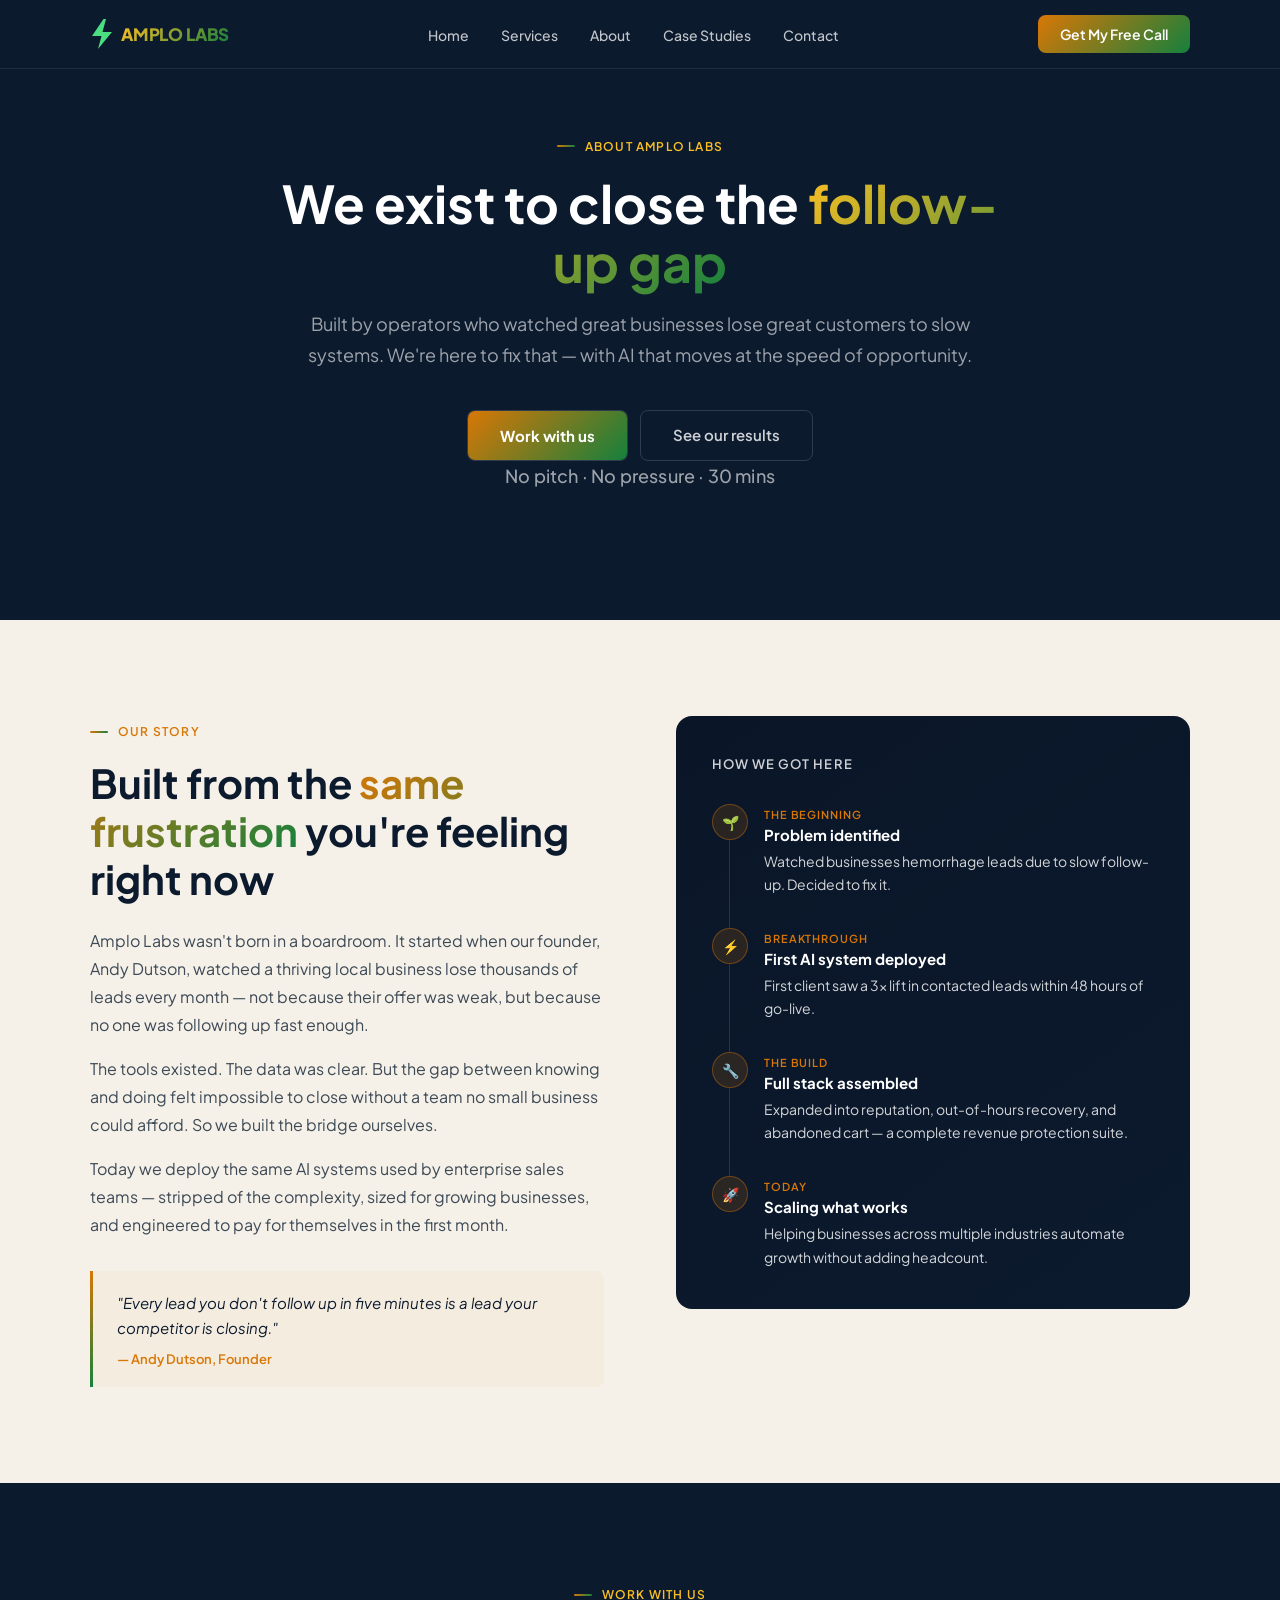
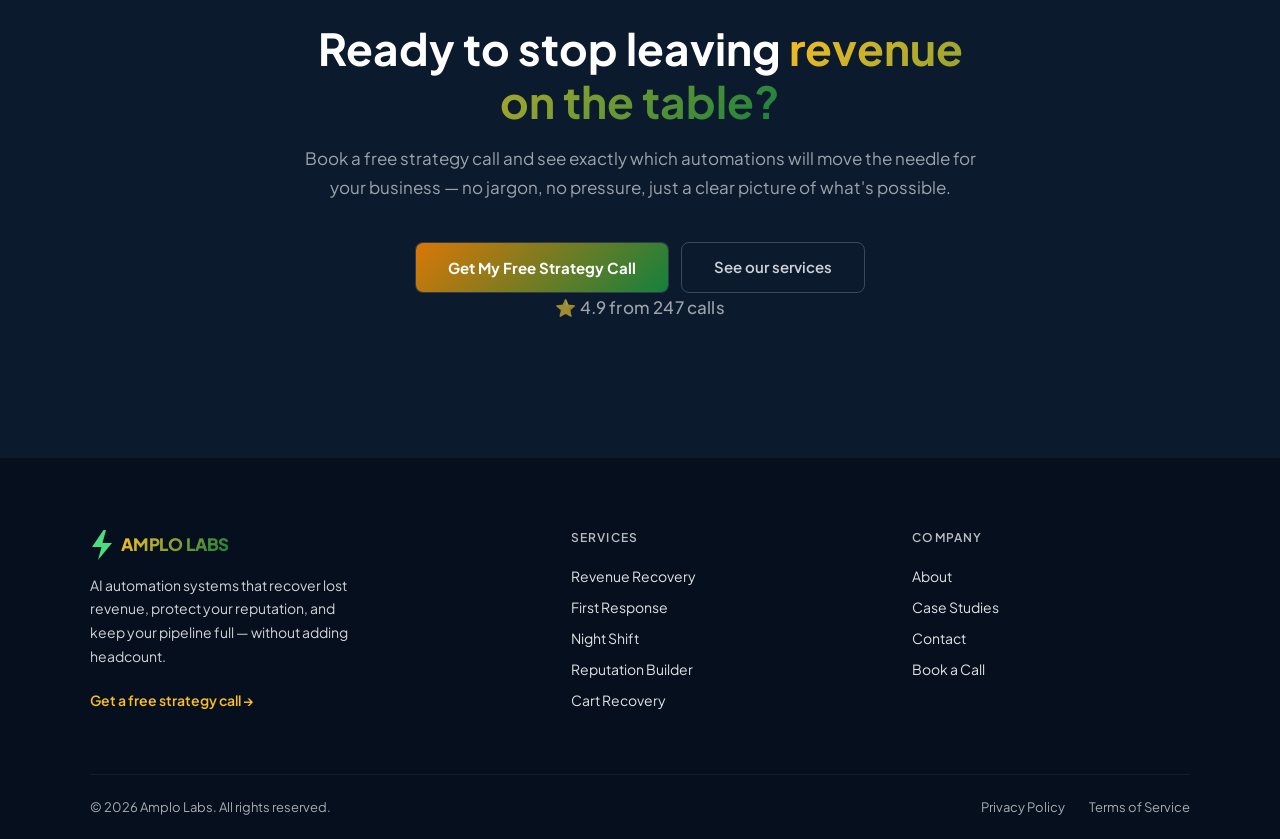
<file: ghl/about.html>
<!DOCTYPE html>
<html lang="en">
<head>
<meta name="robots" content="noindex, nofollow">
<meta charset="UTF-8">
<meta name="viewport" content="width=device-width, initial-scale=1.0">
<title>About — Amplo Labs</title>
<link rel="preconnect" href="https://fonts.googleapis.com">
<link rel="preconnect" href="https://fonts.gstatic.com" crossorigin>
<link href="https://fonts.googleapis.com/css2?family=Plus+Jakarta+Sans:wght@400;600;700&display=swap" rel="stylesheet">
<style>
*{margin:0;padding:0;box-sizing:border-box}
html,body{overflow-x:hidden;font-family:'Plus Jakarta Sans',sans-serif;background:#f5f0e8}
.site-nav{position:fixed;top:0;left:0;right:0;z-index:100;padding:0 24px;background:#0c1a2e;box-shadow:0 1px 0 rgba(255,255,255,.08)}
.nav-inner{max-width:1100px;margin:0 auto;display:flex;align-items:center;justify-content:space-between;height:68px}
.nav-logo{font-size:18px;font-weight:800;color:#fff;text-decoration:none;letter-spacing:-.02em}
.nav-logo span{background:linear-gradient(135deg,#fbbf24,#15803d);-webkit-background-clip:text;-webkit-text-fill-color:transparent;background-clip:text}
.nav-links{display:flex;align-items:center;gap:32px;list-style:none}
.nav-links a{font-size:14px;font-weight:500;color:rgba(255,255,255,.75);text-decoration:none;position:relative;padding-bottom:2px;transition:color .2s}
.nav-links a::after{content:'';position:absolute;bottom:0;left:0;width:0;height:1.5px;background:linear-gradient(90deg,#d97706,#15803d);transition:width .25s}
.nav-links a:hover{color:#fff}
.nav-links a:hover::after{width:100%}
.nav-cta{position:relative;overflow:hidden;font-size:14px;font-weight:600;padding:10px 22px;border-radius:8px;color:#fff;background:#0f2040;text-decoration:none;transition:transform .2s;display:inline-block}
.nav-cta::before{content:'';position:absolute;inset:0;background:linear-gradient(135deg,#d97706,#15803d);opacity:1}
.nav-cta span{position:relative;z-index:1}
.nav-cta:hover{transform:translateY(-1px);box-shadow:0 6px 20px rgba(217,119,6,.4)}
.nav-hamburger{display:none;flex-direction:column;gap:5px;cursor:pointer;background:none;border:none;padding:4px}
.nav-hamburger span{display:block;width:22px;height:2px;background:#fff;border-radius:2px;transition:transform .3s,opacity .3s}
.nav-hamburger.open span:nth-child(1){transform:translateY(7px) rotate(45deg)}
.nav-hamburger.open span:nth-child(2){opacity:0}
.nav-hamburger.open span:nth-child(3){transform:translateY(-7px) rotate(-45deg)}
.nav-mobile{display:none;position:fixed;top:68px;left:0;right:0;bottom:0;background:#0c1a2e;padding:24px;z-index:99;flex-direction:column;gap:8px}
.nav-mobile.open{display:flex}
.nav-mobile a{font-size:18px;font-weight:600;color:rgba(255,255,255,.8);text-decoration:none;padding:14px 0;border-bottom:1px solid rgba(255,255,255,.06)}
.nav-mobile-cta{margin-top:16px;text-align:center;padding:16px 24px;border-radius:10px;font-weight:700;background:linear-gradient(135deg,#d97706,#15803d);color:#fff;font-size:16px;text-decoration:none}
@media(max-width:768px){.nav-links,.nav-cta{display:none}.nav-hamburger{display:flex}.about-hero-wrap{padding-top:100px!important}}

/* ABOUT HERO */
.about-hero-wrap{width:100vw;position:relative;left:50%;margin-left:-50vw;box-sizing:border-box;background:#0c1a2e;padding:130px 24px 88px;text-align:center}
.about-hero-inner{max-width:720px;margin:0 auto}
.eyebrow{display:inline-flex;align-items:center;gap:10px;font-size:12px;font-weight:600;letter-spacing:.1em;text-transform:uppercase;color:#fbbf24;margin-bottom:20px}
.eyebrow::before{content:'';display:block;width:18px;height:2px;background:linear-gradient(90deg,#d97706,#15803d);border-radius:2px;flex-shrink:0}
.about-hero-inner h1{font-size:clamp(32px,5vw,52px);font-weight:700;line-height:1.15;color:#fff;margin:0 0 16px}
.about-hero-inner h1 span{background:linear-gradient(135deg,#fbbf24,#15803d);-webkit-background-clip:text;-webkit-text-fill-color:transparent;background-clip:text}
.about-hero-inner p{font-size:18px;line-height:1.7;color:rgba(255,255,255,.6);margin:0 0 40px}
.about-hero-btns{display:flex;flex-wrap:wrap;gap:12px;justify-content:center}
.about-hero-btn-p{position:relative;overflow:hidden;font-size:15px;font-weight:700;padding:15px 32px;border-radius:8px;color:#fff;background:#0c1a2e;text-decoration:none;display:inline-block;border:1.5px solid rgba(255,255,255,.15);transition:transform .2s}
.about-hero-btn-p::before{content:'';position:absolute;inset:0;background:linear-gradient(135deg,#d97706,#15803d);opacity:1}
.about-hero-btn-p span{position:relative;z-index:1}
.about-hero-btn-p:hover{transform:translateY(-2px);box-shadow:0 8px 24px rgba(217,119,6,.4)}
.about-hero-btn-s{font-size:15px;font-weight:600;padding:14px 32px;border-radius:8px;border:1.5px solid rgba(255,255,255,.15);color:rgba(255,255,255,.8);text-decoration:none;display:inline-block;transition:border-color .2s,color .2s}
.about-hero-btn-s:hover{border-color:rgba(255,255,255,.4);color:#fff}

/* OUR STORY */
.story-wrap{width:100vw;position:relative;left:50%;margin-left:-50vw;box-sizing:border-box;background:#f5f0e8;padding:96px 24px}
.story-inner{max-width:1100px;margin:0 auto;display:grid;grid-template-columns:1fr 1fr;gap:72px;align-items:start}
.story-eyebrow{display:inline-flex;align-items:center;gap:10px;font-size:12px;font-weight:600;letter-spacing:.1em;text-transform:uppercase;color:#d97706;margin-bottom:20px}
.story-eyebrow::before{content:'';display:block;width:18px;height:2px;background:linear-gradient(90deg,#d97706,#15803d);border-radius:2px;flex-shrink:0}
.story-text h2{font-size:clamp(28px,3.5vw,40px);font-weight:700;line-height:1.2;color:#0c1a2e;margin:0 0 24px}
.story-text h2 span{background:linear-gradient(135deg,#d97706,#15803d);-webkit-background-clip:text;-webkit-text-fill-color:transparent;background-clip:text}
.story-text p{font-size:16px;line-height:1.75;color:#3d4a56;margin:0 0 16px}
.story-quote{margin:32px 0 0;padding:20px 24px;border-left:3px solid;border-image:linear-gradient(180deg,#d97706,#15803d) 1;background:rgba(217,119,6,.04);border-radius:0 8px 8px 0}
.story-quote p{font-size:15px;font-style:italic;color:#0c1a2e;margin:0;line-height:1.65}
.story-quote cite{display:block;margin-top:10px;font-size:13px;font-weight:600;color:#d97706;font-style:normal}
.story-timeline{background:linear-gradient(145deg,#0a1628,#0c1a2e);border-radius:16px;padding:40px 36px}
.timeline-heading{font-size:13px;font-weight:600;letter-spacing:.08em;text-transform:uppercase;color:rgba(255,255,255,.80);margin:0 0 32px}
.tl-item{display:grid;grid-template-columns:36px 1fr;gap:0 16px;align-items:start;padding-bottom:32px;position:relative}
.tl-item:last-child{padding-bottom:0}
.tl-item:not(:last-child)::after{content:'';position:absolute;left:17px;top:36px;bottom:0;width:1px;background:rgba(217,119,6,.25)}
.tl-dot{width:36px;height:36px;border-radius:50%;background:rgba(217,119,6,.15);border:1.5px solid rgba(217,119,6,.4);display:flex;align-items:center;justify-content:center;font-size:14px;flex-shrink:0}
.tl-content{padding-top:4px}
.tl-year{font-size:11px;font-weight:600;letter-spacing:.08em;text-transform:uppercase;color:#d97706;margin-bottom:4px}
.tl-title{font-size:15px;font-weight:700;color:#fff;margin-bottom:6px}
.tl-desc{font-size:14px;line-height:1.65;color:rgba(255,255,255,.82)}
@media(max-width:768px){.story-inner{grid-template-columns:1fr;gap:48px}.story-timeline{padding:32px 24px}}

/* ABOUT CTA */
.about-cta-wrap{width:100vw;position:relative;left:50%;margin-left:-50vw;box-sizing:border-box;background:#0c1a2e;padding:96px 24px}
.about-cta-inner{max-width:680px;margin:0 auto;text-align:center}
.about-cta-eyebrow{display:inline-flex;align-items:center;gap:10px;font-size:12px;font-weight:600;letter-spacing:.1em;text-transform:uppercase;color:#fbbf24;margin-bottom:20px}
.about-cta-eyebrow::before{content:'';display:block;width:18px;height:2px;background:linear-gradient(90deg,#d97706,#15803d);border-radius:2px}
.about-cta-inner h2{font-size:clamp(28px,4vw,44px);font-weight:700;line-height:1.2;color:#fff;margin:0 0 16px}
.about-cta-inner h2 span{background:linear-gradient(135deg,#fbbf24,#15803d);-webkit-background-clip:text;-webkit-text-fill-color:transparent;background-clip:text}
.about-cta-inner p{font-size:17px;line-height:1.7;color:rgba(255,255,255,.6);margin:0 0 40px}
.about-cta-btns{display:flex;flex-wrap:wrap;gap:12px;justify-content:center}
.about-cta-primary{position:relative;overflow:hidden;font-size:15px;font-weight:700;padding:15px 32px;border-radius:8px;color:#fff;background:#0c1a2e;border:1.5px solid rgba(255,255,255,.15);text-decoration:none;display:inline-block;transition:transform .2s}
.about-cta-primary::before{content:'';position:absolute;inset:0;background:linear-gradient(135deg,#d97706,#15803d);opacity:1}
.about-cta-primary span{position:relative;z-index:1}
.about-cta-primary:hover{transform:translateY(-2px);box-shadow:0 8px 24px rgba(217,119,6,.4)}
.about-cta-secondary{font-size:15px;font-weight:600;padding:14px 32px;border-radius:8px;border:1.5px solid rgba(255,255,255,.2);color:rgba(255,255,255,.8);background:transparent;text-decoration:none;display:inline-block;transition:border-color .2s,color .2s}
.about-cta-secondary:hover{border-color:rgba(255,255,255,.5);color:#fff}

/* FOOTER */
.footer-wrap{width:100vw;position:relative;left:50%;margin-left:-50vw;box-sizing:border-box;background:#060f1e;padding:72px 24px 0}
.footer-grid{max-width:1100px;margin:0 auto;display:grid;grid-template-columns:1.5fr 1fr 1fr;gap:64px;padding-bottom:64px}
.footer-brand-logo{font-size:18px;font-weight:800;color:#fff;letter-spacing:-.02em;margin-bottom:14px;display:block;text-decoration:none}
.footer-brand-logo span{background:linear-gradient(135deg,#fbbf24,#15803d);-webkit-background-clip:text;-webkit-text-fill-color:transparent;background-clip:text}
.footer-brand p{font-size:14px;line-height:1.7;color:rgba(255,255,255,.82);margin:0 0 20px;max-width:280px}
.footer-brand-link{font-size:14px;font-weight:600;color:#fbbf24;text-decoration:none;position:relative;padding-bottom:1px}
.footer-brand-link::after{content:'';position:absolute;bottom:0;left:0;width:0;height:1px;background:#fbbf24;transition:width .25s}
.footer-brand-link:hover::after{width:100%}
.footer-col h4{font-size:12px;font-weight:600;letter-spacing:.1em;text-transform:uppercase;color:rgba(255,255,255,.72);margin-bottom:20px}
.footer-col ul{list-style:none;display:flex;flex-direction:column;gap:10px}
.footer-col ul a{font-size:14px;color:rgba(255,255,255,.88);text-decoration:none;transition:color .2s}
.footer-col ul a:hover{color:#fff}
.footer-bar{max-width:1100px;margin:0 auto;padding:24px 0;border-top:1px solid rgba(255,255,255,.06);display:flex;justify-content:space-between;align-items:center;flex-wrap:wrap;gap:12px}
.footer-bar p{font-size:13px;color:rgba(255,255,255,.65)}
.footer-bar a{font-size:13px;color:rgba(255,255,255,.65);text-decoration:none;transition:color .2s}
.footer-bar a:hover{color:rgba(255,255,255,.75)}
@media(max-width:768px){.footer-grid{grid-template-columns:1fr;gap:40px}.footer-bar{flex-direction:column;text-align:center}}

/* ── GHL INLINE: shared critical CSS ── */
html{scroll-behavior:smooth}
.cta-micro{font-family:'Plus Jakarta Sans',sans-serif;font-size:13px;font-weight:500;margin-top:14px;letter-spacing:.01em;color:rgba(255,255,255,.45);text-align:center}
.svc-light .cta-micro,.svc-lav .cta-micro,.cs-cta .cta-micro,.calc-wrap .cta-micro,.home-svc-wrap .cta-micro,.stats-wrap .cta-micro,.story-wrap .cta-micro{color:rgba(61,74,86,.65)!important}
@keyframes ctaIdle{0%,65%{box-shadow:0 0 0 0 rgba(217,119,6,.45)}100%{box-shadow:0 0 0 18px rgba(217,119,6,0)}}
.cta-pulse{animation:ctaIdle 2.6s ease-out infinite;animation-delay:3s}
.sticky-cta{display:none;position:fixed;bottom:0;left:0;right:0;z-index:90;padding:12px 14px calc(12px + env(safe-area-inset-bottom));background:rgba(12,26,46,.92);backdrop-filter:blur(16px);-webkit-backdrop-filter:blur(16px);border-top:1px solid rgba(255,255,255,.08);transform:translateY(110%);transition:transform .4s cubic-bezier(.16,1,.3,1)}
.sticky-cta.visible{transform:translateY(0)}
.sticky-cta-btn{display:flex;align-items:center;justify-content:center;gap:10px;width:100%;padding:15px 20px;border-radius:10px;background:linear-gradient(135deg,#d97706,#15803d);color:#fff;font-family:'Plus Jakarta Sans',sans-serif;font-size:15px;font-weight:700;text-decoration:none;letter-spacing:-.01em;box-shadow:0 8px 32px rgba(217,119,6,.4)}
.sticky-cta-btn .arrow{display:inline-block;transition:transform .2s}
.sticky-cta-btn:active .arrow{transform:translateX(4px)}
.sticky-cta-sub{text-align:center;font-size:11px;color:rgba(255,255,255,.5);margin-top:6px;font-weight:500;letter-spacing:.02em}
@media(max-width:768px){body[data-page]:not([data-page="calendar"]) .sticky-cta{display:block}body[data-page]:not([data-page="calendar"]) .footer-wrap{padding-bottom:96px}}
@media(max-width:768px){.stats-inner{flex-wrap:nowrap!important;overflow-x:auto!important;justify-content:flex-start!important;padding:4px 0 12px!important;gap:8px!important;-webkit-overflow-scrolling:touch;scroll-snap-type:x proximity}.stats-inner::-webkit-scrollbar{display:none}.stat-pill{flex-shrink:0;scroll-snap-align:start}}
@media(max-width:768px){.svc-inner.flip{direction:ltr!important}.svc-inner.flip>*{direction:ltr!important}}
.cs-card-img{font-size:42px!important;background:linear-gradient(145deg,#0a1628,#0c1a2e)!important;position:relative}
.cs-card:nth-child(1) .cs-card-img::before,.cs-card:nth-child(4) .cs-card-img::before{background:rgba(217,119,6,.35)!important}
.cs-card:nth-child(2) .cs-card-img::before,.cs-card:nth-child(5) .cs-card-img::before{background:rgba(14,165,233,.2)!important}
.cs-card:nth-child(3) .cs-card-img::before,.cs-card:nth-child(6) .cs-card-img::before{background:rgba(21,128,61,.25)!important}
.cs-card-img .cs-emoji{position:relative;z-index:2;filter:drop-shadow(0 0 18px rgba(251,191,36,.6))}
.cs-card-img::before{content:'';position:absolute;width:90px;height:90px;border-radius:50%;top:50%;left:50%;transform:translate(-50%,-50%);z-index:1;border:1px solid rgba(255,255,255,.08)}
@media(max-width:768px){.cs-filters{flex-wrap:nowrap!important;overflow-x:auto!important;justify-content:flex-start!important;padding:16px 20px!important;gap:6px!important;-webkit-overflow-scrolling:touch}.cs-filters::-webkit-scrollbar{display:none}.cs-filter-btn{flex-shrink:0}}
@media(max-width:768px){.about-hero-wrap{padding-top:100px!important}.svc-hero{padding-top:100px!important}.cs-hero{padding-top:100px!important}.cal-hero{padding-top:100px!important}.demo-hero{padding-top:100px!important}}
.hero-text h1{text-wrap:balance}
@media(max-width:768px){.cmp-table{font-size:12px}.cmp-table thead tr th,.cmp-table tbody td{padding:12px 10px}.cmp-table thead tr th:nth-child(2),.cmp-table tbody td:nth-child(2){display:none}}
@media(max-width:768px){.footer-grid{grid-template-columns:1fr 1fr!important;gap:32px 24px!important}.footer-brand{grid-column:1/-1}}
.calc-left h2{text-wrap:balance}
.svc-icon{width:48px!important;height:48px!important;border-radius:12px!important}
.svc-card,.cs-card,.demo-info-card,.cal-step-card{transition:box-shadow .25s ease,transform .25s ease!important}
@media(max-width:768px){.hero-wrap{padding:100px 20px 60px!important}.hero-text h1{font-size:clamp(32px,8vw,44px)!important}.hero-text p{font-size:15px!important;margin-bottom:36px!important}.hero-btns{flex-direction:column!important;gap:10px!important}.hero-btn-primary,.hero-btn-secondary{width:100%!important;text-align:center!important;box-sizing:border-box!important}.hero-btn-primary::before{opacity:1!important}.hero-btn-secondary{border-color:rgba(255,255,255,.28)!important}}
@media(max-width:768px){.svc-light,.svc-lav,.svc-dark{padding:64px 20px!important}.svc-inner{gap:36px!important}}
@media(min-width:600px) and (max-width:900px){.cs-grid{grid-template-columns:repeat(2,1fr)!important}}
.stats-wrap{padding:32px 24px!important}.stat-pill{padding:10px 20px!important;gap:10px!important}
@media(max-width:768px){.h-scroll{display:flex!important;overflow-x:auto!important;scroll-snap-type:x mandatory;gap:14px!important;padding-bottom:20px!important;grid-template-columns:unset!important;-webkit-overflow-scrolling:touch}.h-scroll>*{flex:0 0 83vw!important;scroll-snap-align:start}.h-scroll::-webkit-scrollbar{display:none}}
</style>
</head>
<body>

<nav class="site-nav">
  <div class="nav-inner">
    <a href="index.html" class="nav-logo">Amplo <span>Labs</span></a>
    <ul class="nav-links">
      <li><a href="index.html">Home</a></li>
      <li><a href="services.html">Services</a></li>
      <li><a href="about.html">About</a></li>
      <li><a href="case-studies.html">Case Studies</a></li>
      <li><a href="contact.html">Contact</a></li>
    </ul>
    <a href="calendar.html" class="nav-cta"><span>Book a Call</span></a>
    <button class="nav-hamburger" id="navHamburger"><span></span><span></span><span></span></button>
  </div>
</nav>
<div class="nav-mobile" id="navMobile">
  <a href="index.html">Home</a><a href="services.html">Services</a><a href="about.html">About</a>
  <a href="case-studies.html">Case Studies</a><a href="contact.html">Contact</a>
  <a href="calendar.html" class="nav-mobile-cta">Book a Call</a>
</div>

<!-- ABOUT HERO -->
<div class="about-hero-wrap">
  <div class="about-hero-inner">
    <div class="eyebrow">About Amplo Labs</div>
    <h1>We exist to close the <span>follow-up gap</span></h1>
    <p>Built by operators who watched great businesses lose great customers to slow systems. We're here to fix that — with AI that moves at the speed of opportunity.</p>
    <div class="about-hero-btns">
      <a href="calendar.html" class="about-hero-btn-p"><span>Work with us</span></a>
      <a href="case-studies.html" class="about-hero-btn-s">See our results</a>
    </div>
  </div>
</div>

<!-- OUR STORY -->
<div class="story-wrap">
  <div class="story-inner">
    <div class="story-text">
      <div class="story-eyebrow">Our Story</div>
      <h2>Built from the <span>same frustration</span> you're feeling right now</h2>
      <p>Amplo Labs wasn't born in a boardroom. It started when our founder, Andy Dutson, watched a thriving local business lose thousands of leads every month — not because their offer was weak, but because no one was following up fast enough.</p>
      <p>The tools existed. The data was clear. But the gap between knowing and doing felt impossible to close without a team no small business could afford. So we built the bridge ourselves.</p>
      <p>Today we deploy the same AI systems used by enterprise sales teams — stripped of the complexity, sized for growing businesses, and engineered to pay for themselves in the first month.</p>
      <div class="story-quote">
        <p>"Every lead you don't follow up in five minutes is a lead your competitor is closing."</p>
        <cite>— Andy Dutson, Founder</cite>
      </div>
    </div>
    <div class="story-timeline">
      <p class="timeline-heading">How we got here</p>
      <div class="tl-item">
        <div class="tl-dot">🌱</div>
        <div class="tl-content">
          <div class="tl-year">The Beginning</div>
          <div class="tl-title">Problem identified</div>
          <div class="tl-desc">Watched businesses hemorrhage leads due to slow follow-up. Decided to fix it.</div>
        </div>
      </div>
      <div class="tl-item">
        <div class="tl-dot">⚡</div>
        <div class="tl-content">
          <div class="tl-year">Breakthrough</div>
          <div class="tl-title">First AI system deployed</div>
          <div class="tl-desc">First client saw a 3× lift in contacted leads within 48 hours of go-live.</div>
        </div>
      </div>
      <div class="tl-item">
        <div class="tl-dot">🔧</div>
        <div class="tl-content">
          <div class="tl-year">The Build</div>
          <div class="tl-title">Full stack assembled</div>
          <div class="tl-desc">Expanded into reputation, out-of-hours recovery, and abandoned cart — a complete revenue protection suite.</div>
        </div>
      </div>
      <div class="tl-item">
        <div class="tl-dot">🚀</div>
        <div class="tl-content">
          <div class="tl-year">Today</div>
          <div class="tl-title">Scaling what works</div>
          <div class="tl-desc">Helping businesses across multiple industries automate growth without adding headcount.</div>
        </div>
      </div>
    </div>
  </div>
</div>

<!-- ABOUT CTA -->
<div class="about-cta-wrap">
  <div class="about-cta-inner">
    <div class="about-cta-eyebrow">Work with us</div>
    <h2>Ready to stop leaving <span>revenue on the table?</span></h2>
    <p>Book a free strategy call and see exactly which automations will move the needle for your business — no jargon, no pressure, just a clear picture of what's possible.</p>
    <div class="about-cta-btns">
      <a href="calendar.html" class="about-cta-primary"><span>Book a Free Strategy Call</span></a>
      <a href="services.html" class="about-cta-secondary">See our services</a>
    </div>
  </div>
</div>

<footer class="footer-wrap">
  <div class="footer-grid">
    <div class="footer-brand">
      <a href="index.html" class="footer-brand-logo">Amplo <span>Labs</span></a>
      <p>AI automation systems that recover lost revenue, protect your reputation, and keep your pipeline full — without adding headcount.</p>
      <a href="calendar.html" class="footer-brand-link">Book a strategy call →</a>
    </div>
    <div class="footer-col">
      <h4>Services</h4>
      <ul>
        <li><a href="services.html#revenue-recovery">Revenue Recovery</a></li>
        <li><a href="services.html#first-response">First Response</a></li>
        <li><a href="services.html#night-shift">Night Shift</a></li>
        <li><a href="services.html#reputation-builder">Reputation Builder</a></li>
        <li><a href="services.html#cart-recovery">Cart Recovery</a></li>
      </ul>
    </div>
    <div class="footer-col">
      <h4>Company</h4>
      <ul>
        <li><a href="about.html">About</a></li>
        <li><a href="case-studies.html">Case Studies</a></li>
        <li><a href="contact.html">Contact</a></li>
        <li><a href="calendar.html">Book a Call</a></li>
      </ul>
    </div>
  </div>
  <div class="footer-bar">
    <p>© 2026 Amplo Labs. All rights reserved.</p>
    <div style="display:flex;gap:24px"><a href="#">Privacy Policy</a><a href="#">Terms of Service</a></div>
  </div>
</footer>

<script>
const ham = document.getElementById('navHamburger');
const mob = document.getElementById('navMobile');
ham.addEventListener('click', () => { ham.classList.toggle('open'); mob.classList.toggle('open'); });
</script>

<script>
(()=>{'use strict';
const cm={'Book a Call':'Get My Free Call','Book a Free Strategy Call':'Get My Free Strategy Call','Book a Free 30-Min Session':'Get My Free 30-Min Session','Get Your Free Strategy Call':'Get My Free Strategy Call','Book a free 30-min session →':'Get my free 30-min session →','Book a strategy call →':'Get a free strategy call →'};
document.querySelectorAll('.nav-cta span,.nav-mobile-cta,.hero-btn-primary span,.cta-fin-primary span,.about-cta-primary span,.about-hero-btn-p span,.svc-hero-btn span,.cs-cta-btn span,.about-cta-btn span,.footer-brand-link').forEach(el=>{const t=el.textContent.trim();if(cm[t])el.textContent=cm[t];});
[{sel:'.hero-btns',txt:'No pitch · No pressure · 30 mins'},{sel:'.cta-finale-btns',txt:'⭐ 4.9 from 247 calls · 30 mins'},{sel:'.about-hero-btns',txt:'No pitch · No pressure · 30 mins'},{sel:'.about-cta-btns',txt:'⭐ 4.9 from 247 calls'}].forEach(({sel,txt})=>{document.querySelectorAll(sel).forEach(c=>{if(c.nextElementSibling?.classList.contains('cta-micro'))return;const m=document.createElement('p');m.className='cta-micro';m.textContent=txt;c.parentNode.insertBefore(m,c.nextSibling);});});
document.querySelectorAll('.calc-cta-btn').forEach(b=>{if(b.nextElementSibling?.classList.contains('cta-micro'))return;const m=document.createElement('p');m.className='cta-micro';m.style.color='rgba(255,255,255,.75)';m.textContent='No pitch · 30 mins';b.parentNode.insertBefore(m,b.nextSibling);});
document.querySelectorAll('.cs-cta-btn').forEach(b=>{if(b.nextElementSibling?.classList.contains('cta-micro'))return;const m=document.createElement('p');m.className='cta-micro';m.style.color='rgba(61,74,86,.65)';m.textContent='No pitch · 30 mins';b.parentNode.insertBefore(m,b.nextSibling);});
document.querySelectorAll('.hero-btn-primary,.cta-fin-primary,.about-cta-primary,.cs-cta-btn').forEach(el=>el.classList.add('cta-pulse'));
if(!document.body.dataset.page){const p=location.pathname.split('/').pop().replace('.html','')||'index';document.body.dataset.page=p;}
if(document.body.dataset.page!=='calendar'){const s=document.createElement('div');s.className='sticky-cta';s.innerHTML=`<a href="calendar.html" class="sticky-cta-btn"><span>Get my free 30-min strategy call</span><span class="arrow">→</span></a><div class="sticky-cta-sub">⭐ 4.9 · No pitch · 30 mins</div>`;document.body.appendChild(s);const r=()=>{if(window.scrollY>600){s.classList.add('visible');window.removeEventListener('scroll',r);}};window.addEventListener('scroll',r,{passive:true});}
const bolt=`<svg width="22" height="30" viewBox="0 0 22 30" fill="none" xmlns="http://www.w3.org/2000/svg" aria-hidden="true" style="flex-shrink:0;display:block"><path d="M13.5 0L2 17h9.5L8 30 22 13h-9.5L16 0z" fill="#4ADE80"/></svg>`;
const li=`${bolt}<span style="font-family:'Plus Jakarta Sans',sans-serif;font-weight:800;font-size:17px;letter-spacing:-.01em;color:#fff;line-height:1">AMPLO LABS</span>`;
document.querySelectorAll('.nav-logo,.footer-brand-logo').forEach(el=>{el.style.cssText+=';display:flex;align-items:center;gap:9px;';el.innerHTML=li;});
if(window.innerWidth<=768){const g=document.querySelector('.cs-grid');if(g)g.classList.add('h-scroll');}
const sv=[`<svg viewBox="0 0 24 24" width="22" height="22" fill="none"><path d="M13 2L4 14h8.5L9 22l11-13h-8.5L13 2z" fill="#d97706"/></svg>`,`<svg viewBox="0 0 24 24" width="22" height="22" fill="none" stroke="#d97706" stroke-width="1.5" stroke-linecap="round" stroke-linejoin="round"><rect x="3" y="4" width="18" height="18" rx="2"/><path d="M3 9h18M8 2v4M16 2v4M8 13h.01M12 13h.01M16 13h.01M8 17h.01M12 17h.01"/></svg>`,`<svg viewBox="0 0 24 24" width="22" height="22" fill="none" stroke="#d97706" stroke-width="1.5" stroke-linecap="round"><path d="M21 12.79A9 9 0 1111.21 3 7 7 0 0021 12.79z"/></svg>`,`<svg viewBox="0 0 24 24" width="22" height="22" fill="none" stroke="#d97706" stroke-width="1.5" stroke-linecap="round" stroke-linejoin="round"><polygon points="12 2 15.09 8.26 22 9.27 17 14.14 18.18 21.02 12 17.77 5.82 21.02 7 14.14 2 9.27 8.91 8.26 12 2"/></svg>`,`<svg viewBox="0 0 24 24" width="22" height="22" fill="none" stroke="#d97706" stroke-width="1.5" stroke-linecap="round" stroke-linejoin="round"><path d="M6 2L3 6v14a2 2 0 002 2h14a2 2 0 002-2V6L18 2z"/><line x1="3" y1="6" x2="21" y2="6"/><path d="M16 10a4 4 0 01-8 0"/></svg>`,`<svg viewBox="0 0 24 24" width="22" height="22" fill="none" stroke="#d97706" stroke-width="1.5" stroke-linecap="round" stroke-linejoin="round"><polygon points="12 2 2 7 12 12 22 7 12 2"/><polyline points="2 17 12 22 22 17"/><polyline points="2 12 12 17 22 12"/></svg>`];
document.querySelectorAll('.home-svc-grid .svc-icon').forEach((el,i)=>{if(sv[i])el.innerHTML=sv[i];});
})();
</script>
</body>
</html>
</file>
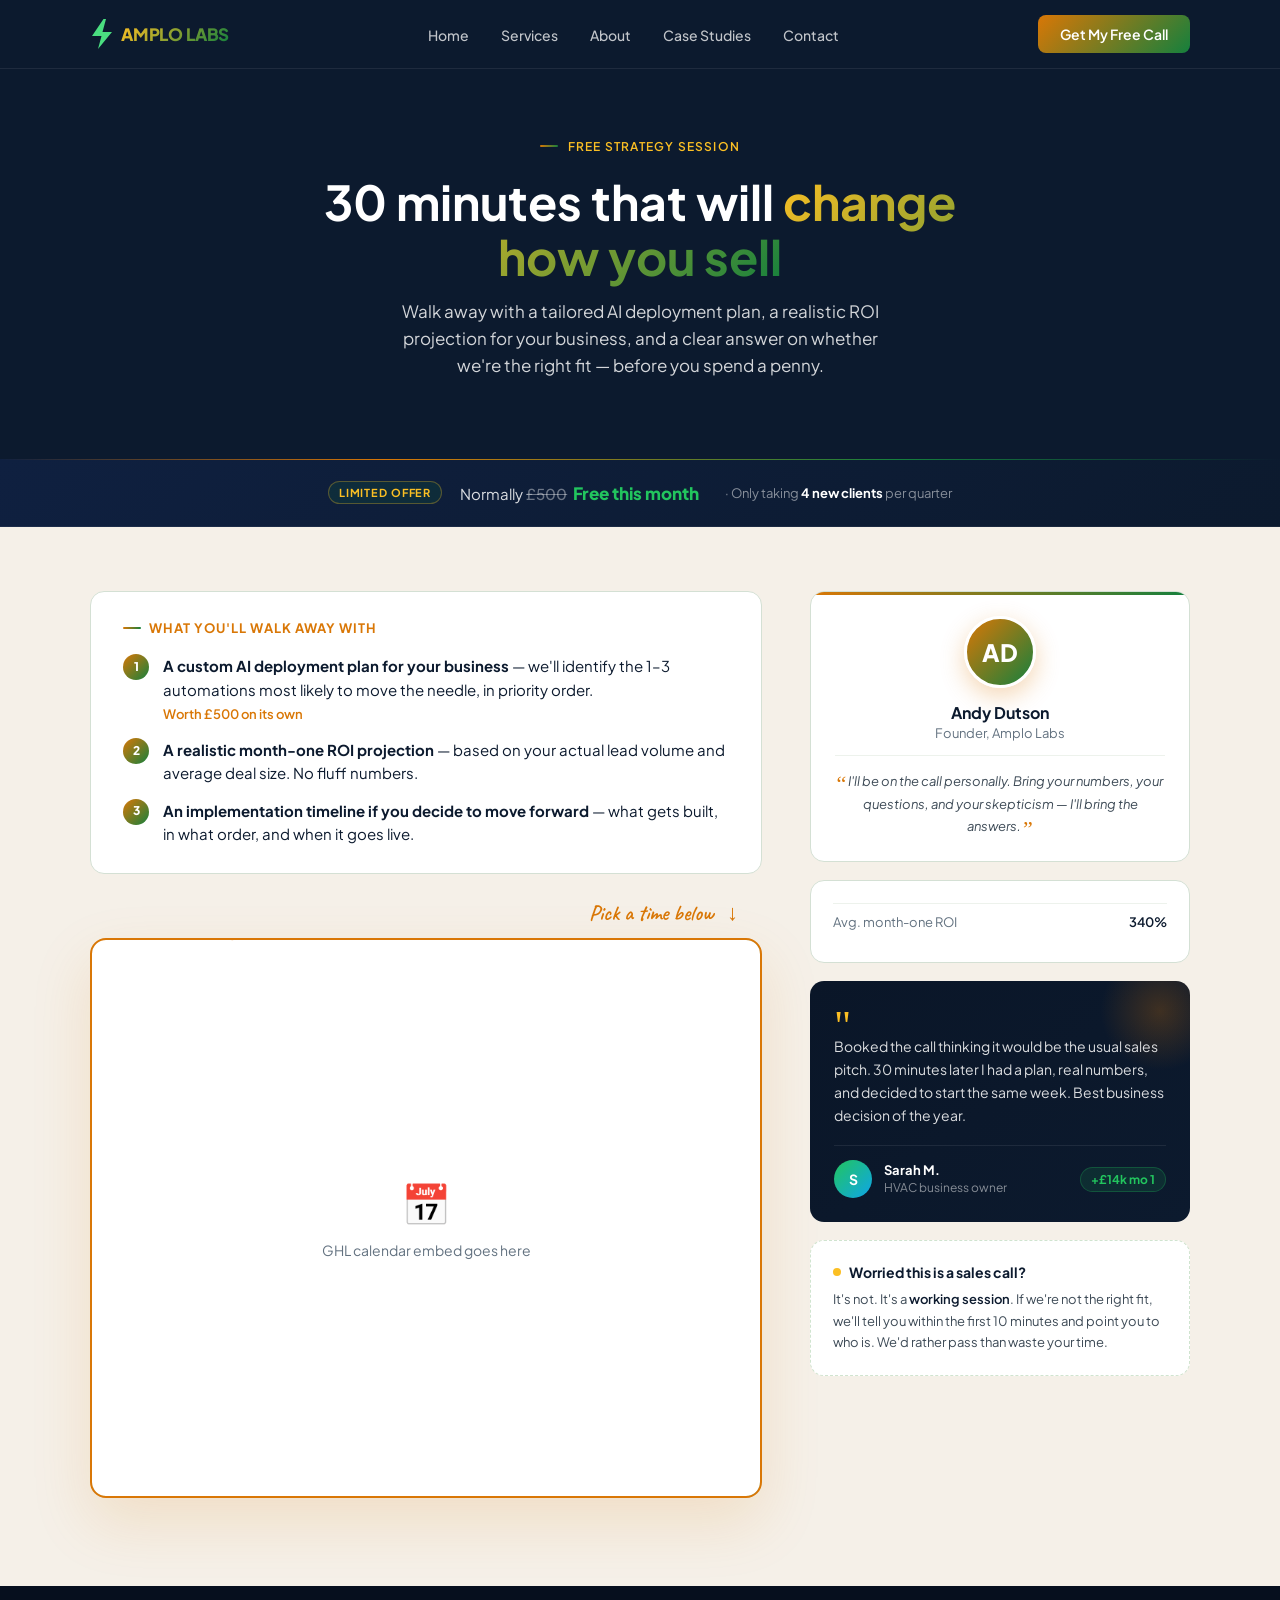
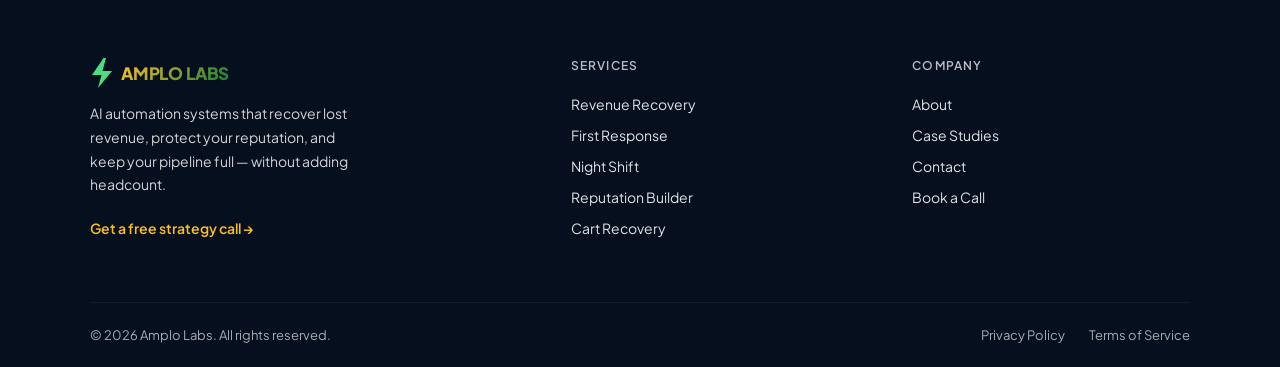
<file: ghl/calendar.html>
<!DOCTYPE html>
<html lang="en">
<head>
<meta name="robots" content="noindex, nofollow">
<meta charset="UTF-8">
<meta name="viewport" content="width=device-width, initial-scale=1.0">
<title>Book a Call — Amplo Labs</title>
<link rel="preconnect" href="https://fonts.googleapis.com">
<link rel="preconnect" href="https://fonts.gstatic.com" crossorigin>
<link href="https://fonts.googleapis.com/css2?family=Plus+Jakarta+Sans:wght@400;600;700&family=Caveat:wght@500;700&display=swap" rel="stylesheet">
<style>
*{margin:0;padding:0;box-sizing:border-box}
html,body{overflow-x:hidden;font-family:'Plus Jakarta Sans',sans-serif;background:#f5f0e8}
.site-nav{position:fixed;top:0;left:0;right:0;z-index:100;padding:0 24px;background:#0c1a2e;box-shadow:0 1px 0 rgba(255,255,255,.08)}
.nav-inner{max-width:1100px;margin:0 auto;display:flex;align-items:center;justify-content:space-between;height:68px}
.nav-logo{font-size:18px;font-weight:800;color:#fff;text-decoration:none;letter-spacing:-.02em}
.nav-logo span{background:linear-gradient(135deg,#fbbf24,#15803d);-webkit-background-clip:text;-webkit-text-fill-color:transparent;background-clip:text}
.nav-links{display:flex;align-items:center;gap:32px;list-style:none}
.nav-links a{font-size:14px;font-weight:500;color:rgba(255,255,255,.75);text-decoration:none;position:relative;padding-bottom:2px;transition:color .2s}
.nav-links a::after{content:'';position:absolute;bottom:0;left:0;width:0;height:1.5px;background:linear-gradient(90deg,#d97706,#15803d);transition:width .25s}
.nav-links a:hover{color:#fff}
.nav-links a:hover::after{width:100%}
.nav-cta{position:relative;overflow:hidden;font-size:14px;font-weight:600;padding:10px 22px;border-radius:8px;color:#fff;background:#0f2040;text-decoration:none;transition:transform .2s;display:inline-block}
.nav-cta::before{content:'';position:absolute;inset:0;background:linear-gradient(135deg,#d97706,#15803d);opacity:1}
.nav-cta span{position:relative;z-index:1}
.nav-cta:hover{transform:translateY(-1px);box-shadow:0 6px 20px rgba(217,119,6,.4)}
.nav-hamburger{display:none;flex-direction:column;gap:5px;cursor:pointer;background:none;border:none;padding:4px}
.nav-hamburger span{display:block;width:22px;height:2px;background:#fff;border-radius:2px;transition:transform .3s,opacity .3s}
.nav-hamburger.open span:nth-child(1){transform:translateY(7px) rotate(45deg)}
.nav-hamburger.open span:nth-child(2){opacity:0}
.nav-hamburger.open span:nth-child(3){transform:translateY(-7px) rotate(-45deg)}
.nav-mobile{display:none;position:fixed;top:68px;left:0;right:0;bottom:0;background:#0c1a2e;padding:24px;z-index:99;flex-direction:column;gap:8px}
.nav-mobile.open{display:flex}
.nav-mobile a{font-size:18px;font-weight:600;color:rgba(255,255,255,.8);text-decoration:none;padding:14px 0;border-bottom:1px solid rgba(255,255,255,.06)}
.nav-mobile-cta{margin-top:16px;text-align:center;padding:16px 24px;border-radius:10px;font-weight:700;background:linear-gradient(135deg,#d97706,#15803d);color:#fff;font-size:16px;text-decoration:none}
@media(max-width:768px){.nav-links,.nav-cta{display:none}.nav-hamburger{display:flex}.cal-hero{padding-top:100px!important}}

/* HERO */
.cal-wrap{width:100vw;position:relative;left:50%;margin-left:-50vw;box-sizing:border-box;background:#f5f0e8}
.cal-hero{background:#0c1a2e;padding:130px 24px 56px;text-align:center;position:relative}
.cal-hero-inner{max-width:700px;margin:0 auto;position:relative;z-index:2}
.cal-eyebrow{display:inline-flex;align-items:center;gap:10px;font-size:12px;font-weight:600;letter-spacing:.1em;text-transform:uppercase;color:#fbbf24;margin-bottom:20px}
.cal-eyebrow::before{content:'';display:block;width:18px;height:2px;background:linear-gradient(90deg,#d97706,#15803d);border-radius:2px}
.cal-hero h1{font-size:clamp(30px,4.5vw,48px);font-weight:700;line-height:1.15;color:#fff;margin:0 0 14px}
.cal-hero h1 span{background:linear-gradient(135deg,#fbbf24,#15803d);-webkit-background-clip:text;-webkit-text-fill-color:transparent;background-clip:text}
.cal-hero p{font-size:17px;line-height:1.6;color:rgba(255,255,255,.82);margin:0 0 24px;max-width:520px;margin-left:auto;margin-right:auto}

/* TRUST STRIP */
.cal-trust-strip{display:flex;justify-content:center;gap:32px;flex-wrap:wrap;padding-top:8px;border-top:1px solid rgba(255,255,255,.08);padding-top:24px;margin-top:8px}
.cal-trust-item{display:flex;align-items:center;gap:8px;font-size:13px;color:rgba(255,255,255,.6)}
.cal-trust-item strong{color:#fff;font-weight:700}
.cal-trust-stars{color:#fbbf24;letter-spacing:1px}
.cal-trust-dot{width:6px;height:6px;border-radius:50%;background:#22c55e;animation:pulseDot 2s ease-in-out infinite}
@keyframes pulseDot{0%,100%{opacity:1}50%{opacity:.4}}

/* ANCHOR VALUE STRIP */
.cal-anchor{background:linear-gradient(135deg,#0f2040 0%,#0c1a2e 100%);padding:22px 24px;text-align:center;border-bottom:1px solid rgba(255,255,255,.06);position:relative;overflow:hidden}
.cal-anchor::before{content:'';position:absolute;top:0;left:0;right:0;height:1px;background:linear-gradient(90deg,transparent,#d97706 30%,#15803d 70%,transparent)}
.cal-anchor-inner{max-width:900px;margin:0 auto;display:flex;align-items:center;justify-content:center;gap:18px;flex-wrap:wrap;font-size:15px;color:rgba(255,255,255,.85)}
.cal-anchor-tag{background:rgba(21,128,61,.15);color:#fbbf24;font-size:11px;font-weight:700;letter-spacing:.08em;text-transform:uppercase;padding:4px 10px;border-radius:100px;border:1px solid rgba(251,191,36,.3)}
.cal-anchor-strike{text-decoration:line-through;color:rgba(255,255,255,.4);font-weight:500}
.cal-anchor-free{color:#22c55e;font-weight:800;font-size:17px}
.cal-anchor-scarcity{color:rgba(255,255,255,.5);font-size:13px;margin-left:8px}

/* MAIN BODY */
.cal-body{padding:64px 24px 88px}
.cal-body-inner{max-width:1100px;margin:0 auto;display:grid;grid-template-columns:1fr 380px;gap:48px;align-items:start}

/* OUTCOMES CARD */
.cal-outcomes{background:#fff;border:1px solid #d4e0d4;border-radius:14px;padding:28px 32px;margin-bottom:28px}
.cal-outcomes h3{font-size:13px;font-weight:700;color:#d97706;letter-spacing:.08em;text-transform:uppercase;margin:0 0 18px;display:flex;align-items:center;gap:8px}
.cal-outcomes h3::before{content:'';display:block;width:18px;height:2px;background:linear-gradient(90deg,#d97706,#15803d);border-radius:2px}
.cal-outcomes-list{list-style:none;padding:0;margin:0;display:flex;flex-direction:column;gap:14px}
.cal-outcome-item{display:flex;align-items:flex-start;gap:14px;font-size:15px;line-height:1.55;color:#0c1a2e}
.cal-outcome-item strong{font-weight:700}
.cal-outcome-item-num{flex-shrink:0;width:26px;height:26px;border-radius:50%;background:linear-gradient(135deg,#d97706,#15803d);color:#fff;font-size:12px;font-weight:800;display:flex;align-items:center;justify-content:center}
.cal-outcome-aside{display:block;font-size:13px;color:#d97706;font-weight:600;margin-top:3px}

/* DIRECTIONAL CUE */
.cal-cue{display:flex;align-items:center;gap:14px;justify-content:flex-end;margin:0 24px 14px 0;font-family:'Caveat',cursive;color:#d97706;font-size:22px;font-weight:600;line-height:1}
.cal-cue-arrow{display:inline-block;animation:cueBob 2s ease-in-out infinite}
@keyframes cueBob{0%,100%{transform:translateX(0)}50%{transform:translateX(6px)}}

/* CALENDAR EMBED */
.cal-embed-wrap{position:relative}
.cal-embed-card{background:#fff;border:2px solid #d97706;border-radius:16px;overflow:hidden;min-height:560px;display:flex;align-items:center;justify-content:center;flex-direction:column;gap:12px;color:#637280;font-size:14px;position:relative;box-shadow:0 24px 60px rgba(217,119,6,.15)}
.cal-embed-card::before{content:'';position:absolute;inset:-2px;border-radius:16px;padding:2px;background:linear-gradient(135deg,#d97706,#15803d);-webkit-mask:linear-gradient(#000 0 0) content-box,linear-gradient(#000 0 0);-webkit-mask-composite:xor;mask-composite:exclude;pointer-events:none;opacity:.5}
.cal-embed-card span{font-size:40px}
.cal-embed-label{position:absolute;top:-12px;left:24px;background:#fff;padding:0 12px;font-size:12px;font-weight:700;letter-spacing:.08em;text-transform:uppercase;color:#d97706;display:flex;align-items:center;gap:6px}
.cal-embed-label::before{content:'';display:block;width:6px;height:6px;border-radius:50%;background:#22c55e}

/* GUARANTEE */
.cal-guarantee{background:linear-gradient(135deg,#0f2040,#0c1a2e);border-radius:14px;padding:28px 32px;margin-top:28px;display:flex;align-items:flex-start;gap:18px;color:#fff;border:1px solid rgba(251,191,36,.2);position:relative;overflow:hidden}
.cal-guarantee::before{content:'';position:absolute;top:0;left:0;right:0;height:1px;background:linear-gradient(90deg,transparent,rgba(251,191,36,.6),transparent)}
.cal-guarantee-badge{flex-shrink:0;width:64px;height:64px;border-radius:50%;background:radial-gradient(circle,rgba(251,191,36,.2),rgba(251,191,36,0));display:flex;align-items:center;justify-content:center;border:1.5px solid rgba(251,191,36,.4);position:relative}
.cal-guarantee-badge svg{width:30px;height:30px}
.cal-guarantee-content h4{font-size:15px;font-weight:700;color:#fbbf24;margin:0 0 6px;letter-spacing:.01em}
.cal-guarantee-content p{font-size:14px;line-height:1.65;color:rgba(255,255,255,.7);margin:0}
.cal-guarantee-content p strong{color:#fff;font-weight:600}

/* SIDEBAR */
.cal-aside{display:flex;flex-direction:column;gap:18px;position:sticky;top:88px}

/* FOUNDER CARD */
.cal-founder{background:#fff;border:1px solid #d4e0d4;border-radius:14px;padding:24px;display:flex;flex-direction:column;align-items:center;text-align:center;position:relative;overflow:hidden}
.cal-founder::before{content:'';position:absolute;top:0;left:0;right:0;height:3px;background:linear-gradient(90deg,#d97706,#15803d)}
.cal-founder-photo{width:72px;height:72px;border-radius:50%;background:linear-gradient(135deg,#d97706,#15803d);display:flex;align-items:center;justify-content:center;color:#fff;font-size:24px;font-weight:800;margin-bottom:14px;box-shadow:0 8px 24px rgba(217,119,6,.3);border:3px solid #fff;letter-spacing:-.02em}
.cal-founder-name{font-size:16px;font-weight:700;color:#0c1a2e;margin-bottom:2px}
.cal-founder-role{font-size:13px;color:#637280;margin-bottom:14px}
.cal-founder-quote{font-size:13px;line-height:1.7;color:#3d4a56;font-style:italic;padding:14px 0 0;border-top:1px solid #edf2ec}
.cal-founder-quote::before{content:'\201C';font-size:22px;color:#d97706;font-style:normal;font-family:Georgia,serif;vertical-align:-5px;margin-right:2px;line-height:0}
.cal-founder-quote::after{content:'\201D';font-size:22px;color:#d97706;font-style:normal;font-family:Georgia,serif;vertical-align:-5px;margin-left:2px;line-height:0}

/* SOCIAL PROOF */
.cal-social{background:#fff;border:1px solid #d4e0d4;border-radius:14px;padding:22px}
.cal-social-stars{display:flex;align-items:center;gap:8px;margin-bottom:14px}
.cal-social-stars-icons{color:#fbbf24;font-size:14px;letter-spacing:1px}
.cal-social-stars-text{font-size:13px;color:#3d4a56;font-weight:500}
.cal-social-row{display:flex;justify-content:space-between;align-items:center;padding:10px 0;border-top:1px solid #edf2ec;font-size:13px}
.cal-social-row span:first-child{color:#637280}
.cal-social-row span:last-child{color:#0c1a2e;font-weight:600}
.cal-live-dot{display:inline-block;width:6px;height:6px;border-radius:50%;background:#22c55e;margin-right:6px;animation:pulseDot 2s ease-in-out infinite;vertical-align:middle}

/* TESTIMONIAL */
.cal-testimonial{background:linear-gradient(145deg,#0a1628,#0c1a2e);border-radius:14px;padding:24px;color:#fff;position:relative;overflow:hidden}
.cal-testimonial::before{content:'';position:absolute;top:-30px;right:-30px;width:120px;height:120px;border-radius:50%;background:radial-gradient(circle,rgba(217,119,6,.25),transparent 70%)}
.cal-testimonial-quote{font-size:14px;line-height:1.65;color:rgba(255,255,255,.85);margin:0 0 18px;position:relative;z-index:1}
.cal-testimonial-quote::before{content:'"';color:#fbbf24;font-size:42px;line-height:1;display:block;margin-bottom:-12px;font-family:Georgia,serif}
.cal-testimonial-person{display:flex;align-items:center;gap:12px;padding-top:14px;border-top:1px solid rgba(255,255,255,.08);position:relative;z-index:1}
.cal-testimonial-photo{flex-shrink:0;width:38px;height:38px;border-radius:50%;background:linear-gradient(135deg,#22c55e,#0ea5e9);display:flex;align-items:center;justify-content:center;font-size:14px;font-weight:700;color:#fff}
.cal-testimonial-meta{flex:1;min-width:0}
.cal-testimonial-name{font-size:13px;font-weight:700;color:#fff;line-height:1.2}
.cal-testimonial-role{font-size:12px;color:rgba(255,255,255,.5);line-height:1.3;margin-top:2px}
.cal-testimonial-result{font-size:12px;font-weight:700;color:#22c55e;background:rgba(34,197,94,.12);padding:4px 10px;border-radius:100px;border:1px solid rgba(34,197,94,.25)}

/* OBJECTION HANDLER */
.cal-objection{background:#fff;border:1.5px dashed #d0e4cf;border-radius:14px;padding:22px}
.cal-objection h4{font-size:14px;font-weight:700;color:#0c1a2e;margin:0 0 8px;display:flex;align-items:center;gap:8px}
.cal-objection h4::before{content:'';width:8px;height:8px;border-radius:50%;background:#fbbf24;flex-shrink:0}
.cal-objection p{font-size:13px;line-height:1.65;color:#3d4a56;margin:0}
.cal-objection p strong{color:#0c1a2e;font-weight:600}

@media(max-width:768px){
  .cal-body-inner{grid-template-columns:1fr;gap:32px}
  .cal-aside{position:static}
  .cal-trust-strip{gap:16px}
  .cal-embed-card{min-height:480px}
  .cal-outcomes{padding:24px 20px}
  .cal-guarantee{padding:22px;flex-direction:column;text-align:center}
  .cal-guarantee-content{text-align:center}
}

/* FOOTER */
.footer-wrap{width:100vw;position:relative;left:50%;margin-left:-50vw;box-sizing:border-box;background:#060f1e;padding:72px 24px 0}
.footer-grid{max-width:1100px;margin:0 auto;display:grid;grid-template-columns:1.5fr 1fr 1fr;gap:64px;padding-bottom:64px}
.footer-brand-logo{font-size:18px;font-weight:800;color:#fff;letter-spacing:-.02em;margin-bottom:14px;display:block;text-decoration:none}
.footer-brand-logo span{background:linear-gradient(135deg,#fbbf24,#15803d);-webkit-background-clip:text;-webkit-text-fill-color:transparent;background-clip:text}
.footer-brand p{font-size:14px;line-height:1.7;color:rgba(255,255,255,.82);margin:0 0 20px;max-width:280px}
.footer-brand-link{font-size:14px;font-weight:600;color:#fbbf24;text-decoration:none;position:relative;padding-bottom:1px}
.footer-brand-link::after{content:'';position:absolute;bottom:0;left:0;width:0;height:1px;background:#fbbf24;transition:width .25s}
.footer-brand-link:hover::after{width:100%}
.footer-col h4{font-size:12px;font-weight:600;letter-spacing:.1em;text-transform:uppercase;color:rgba(255,255,255,.72);margin-bottom:20px}
.footer-col ul{list-style:none;display:flex;flex-direction:column;gap:10px}
.footer-col ul a{font-size:14px;color:rgba(255,255,255,.88);text-decoration:none;transition:color .2s}
.footer-col ul a:hover{color:#fff}
.footer-bar{max-width:1100px;margin:0 auto;padding:24px 0;border-top:1px solid rgba(255,255,255,.06);display:flex;justify-content:space-between;align-items:center;flex-wrap:wrap;gap:12px}
.footer-bar p{font-size:13px;color:rgba(255,255,255,.65)}
.footer-bar a{font-size:13px;color:rgba(255,255,255,.65);text-decoration:none;transition:color .2s}
.footer-bar a:hover{color:rgba(255,255,255,.75)}
@media(max-width:768px){.footer-grid{grid-template-columns:1fr;gap:40px}.footer-bar{flex-direction:column;text-align:center}}

/* ── GHL INLINE: shared critical CSS ── */
html{scroll-behavior:smooth}
.cta-micro{font-family:'Plus Jakarta Sans',sans-serif;font-size:13px;font-weight:500;margin-top:14px;letter-spacing:.01em;color:rgba(255,255,255,.45);text-align:center}
.svc-light .cta-micro,.svc-lav .cta-micro,.cs-cta .cta-micro,.calc-wrap .cta-micro,.home-svc-wrap .cta-micro,.stats-wrap .cta-micro,.story-wrap .cta-micro{color:rgba(61,74,86,.65)!important}
@keyframes ctaIdle{0%,65%{box-shadow:0 0 0 0 rgba(217,119,6,.45)}100%{box-shadow:0 0 0 18px rgba(217,119,6,0)}}
.cta-pulse{animation:ctaIdle 2.6s ease-out infinite;animation-delay:3s}
.sticky-cta{display:none;position:fixed;bottom:0;left:0;right:0;z-index:90;padding:12px 14px calc(12px + env(safe-area-inset-bottom));background:rgba(12,26,46,.92);backdrop-filter:blur(16px);-webkit-backdrop-filter:blur(16px);border-top:1px solid rgba(255,255,255,.08);transform:translateY(110%);transition:transform .4s cubic-bezier(.16,1,.3,1)}
.sticky-cta.visible{transform:translateY(0)}
.sticky-cta-btn{display:flex;align-items:center;justify-content:center;gap:10px;width:100%;padding:15px 20px;border-radius:10px;background:linear-gradient(135deg,#d97706,#15803d);color:#fff;font-family:'Plus Jakarta Sans',sans-serif;font-size:15px;font-weight:700;text-decoration:none;letter-spacing:-.01em;box-shadow:0 8px 32px rgba(217,119,6,.4)}
.sticky-cta-btn .arrow{display:inline-block;transition:transform .2s}
.sticky-cta-btn:active .arrow{transform:translateX(4px)}
.sticky-cta-sub{text-align:center;font-size:11px;color:rgba(255,255,255,.5);margin-top:6px;font-weight:500;letter-spacing:.02em}
@media(max-width:768px){body[data-page]:not([data-page="calendar"]) .sticky-cta{display:block}body[data-page]:not([data-page="calendar"]) .footer-wrap{padding-bottom:96px}}
@media(max-width:768px){.stats-inner{flex-wrap:nowrap!important;overflow-x:auto!important;justify-content:flex-start!important;padding:4px 0 12px!important;gap:8px!important;-webkit-overflow-scrolling:touch;scroll-snap-type:x proximity}.stats-inner::-webkit-scrollbar{display:none}.stat-pill{flex-shrink:0;scroll-snap-align:start}}
@media(max-width:768px){.svc-inner.flip{direction:ltr!important}.svc-inner.flip>*{direction:ltr!important}}
.cs-card-img{font-size:42px!important;background:linear-gradient(145deg,#0a1628,#0c1a2e)!important;position:relative}
.cs-card:nth-child(1) .cs-card-img::before,.cs-card:nth-child(4) .cs-card-img::before{background:rgba(217,119,6,.35)!important}
.cs-card:nth-child(2) .cs-card-img::before,.cs-card:nth-child(5) .cs-card-img::before{background:rgba(14,165,233,.2)!important}
.cs-card:nth-child(3) .cs-card-img::before,.cs-card:nth-child(6) .cs-card-img::before{background:rgba(21,128,61,.25)!important}
.cs-card-img .cs-emoji{position:relative;z-index:2;filter:drop-shadow(0 0 18px rgba(251,191,36,.6))}
.cs-card-img::before{content:'';position:absolute;width:90px;height:90px;border-radius:50%;top:50%;left:50%;transform:translate(-50%,-50%);z-index:1;border:1px solid rgba(255,255,255,.08)}
@media(max-width:768px){.cs-filters{flex-wrap:nowrap!important;overflow-x:auto!important;justify-content:flex-start!important;padding:16px 20px!important;gap:6px!important;-webkit-overflow-scrolling:touch}.cs-filters::-webkit-scrollbar{display:none}.cs-filter-btn{flex-shrink:0}}
@media(max-width:768px){.about-hero-wrap{padding-top:100px!important}.svc-hero{padding-top:100px!important}.cs-hero{padding-top:100px!important}.cal-hero{padding-top:100px!important}.demo-hero{padding-top:100px!important}}
.hero-text h1{text-wrap:balance}
@media(max-width:768px){.cmp-table{font-size:12px}.cmp-table thead tr th,.cmp-table tbody td{padding:12px 10px}.cmp-table thead tr th:nth-child(2),.cmp-table tbody td:nth-child(2){display:none}}
@media(max-width:768px){.footer-grid{grid-template-columns:1fr 1fr!important;gap:32px 24px!important}.footer-brand{grid-column:1/-1}}
.calc-left h2{text-wrap:balance}
.svc-icon{width:48px!important;height:48px!important;border-radius:12px!important}
.svc-card,.cs-card,.demo-info-card,.cal-step-card{transition:box-shadow .25s ease,transform .25s ease!important}
@media(max-width:768px){.hero-wrap{padding:100px 20px 60px!important}.hero-text h1{font-size:clamp(32px,8vw,44px)!important}.hero-text p{font-size:15px!important;margin-bottom:36px!important}.hero-btns{flex-direction:column!important;gap:10px!important}.hero-btn-primary,.hero-btn-secondary{width:100%!important;text-align:center!important;box-sizing:border-box!important}.hero-btn-primary::before{opacity:1!important}.hero-btn-secondary{border-color:rgba(255,255,255,.28)!important}}
@media(max-width:768px){.svc-light,.svc-lav,.svc-dark{padding:64px 20px!important}.svc-inner{gap:36px!important}}
@media(min-width:600px) and (max-width:900px){.cs-grid{grid-template-columns:repeat(2,1fr)!important}}
.stats-wrap{padding:32px 24px!important}.stat-pill{padding:10px 20px!important;gap:10px!important}
@media(max-width:768px){.h-scroll{display:flex!important;overflow-x:auto!important;scroll-snap-type:x mandatory;gap:14px!important;padding-bottom:20px!important;grid-template-columns:unset!important;-webkit-overflow-scrolling:touch}.h-scroll>*{flex:0 0 83vw!important;scroll-snap-align:start}.h-scroll::-webkit-scrollbar{display:none}}
</style>
</head>
<body data-page="calendar">

<nav class="site-nav">
  <div class="nav-inner">
    <a href="index.html" class="nav-logo">Amplo <span>Labs</span></a>
    <ul class="nav-links">
      <li><a href="index.html">Home</a></li>
      <li><a href="services.html">Services</a></li>
      <li><a href="about.html">About</a></li>
      <li><a href="case-studies.html">Case Studies</a></li>
      <li><a href="contact.html">Contact</a></li>
    </ul>
    <a href="calendar.html" class="nav-cta"><span>Book a Call</span></a>
    <button class="nav-hamburger" id="navHamburger"><span></span><span></span><span></span></button>
  </div>
</nav>
<div class="nav-mobile" id="navMobile">
  <a href="index.html">Home</a><a href="services.html">Services</a><a href="about.html">About</a>
  <a href="case-studies.html">Case Studies</a><a href="contact.html">Contact</a>
  <a href="calendar.html" class="nav-mobile-cta">Book a Call</a>
</div>

<div class="cal-wrap">

  <!-- HERO -->
  <div class="cal-hero">
    <div class="cal-hero-inner">
      <div class="cal-eyebrow">Free Strategy Session</div>
      <h1>30 minutes that will <span>change how you sell</span></h1>
      <p>Walk away with a tailored AI deployment plan, a realistic ROI projection for your business, and a clear answer on whether we're the right fit — before you spend a penny.</p>
    </div>
  </div>

  <!-- ANCHOR VALUE STRIP -->
  <div class="cal-anchor">
    <div class="cal-anchor-inner">
      <span class="cal-anchor-tag">Limited offer</span>
      <span>Normally <span class="cal-anchor-strike">£500</span> &nbsp;<span class="cal-anchor-free">Free this month</span></span>
      <span class="cal-anchor-scarcity">· Only taking <strong style="color:#fff">4 new clients</strong> per quarter</span>
    </div>
  </div>

  <!-- MAIN BODY -->
  <div class="cal-body">
    <div class="cal-body-inner">

      <!-- LEFT: outcomes + calendar + guarantee -->
      <div class="cal-main">

        <!-- Outcomes -->
        <div class="cal-outcomes">
          <h3>What you'll walk away with</h3>
          <ul class="cal-outcomes-list">
            <li class="cal-outcome-item">
              <div class="cal-outcome-item-num">1</div>
              <div>
                <strong>A custom AI deployment plan for your business</strong> — we'll identify the 1–3 automations most likely to move the needle, in priority order.
                <span class="cal-outcome-aside">Worth £500 on its own</span>
              </div>
            </li>
            <li class="cal-outcome-item">
              <div class="cal-outcome-item-num">2</div>
              <div>
                <strong>A realistic month-one ROI projection</strong> — based on your actual lead volume and average deal size. No fluff numbers.
              </div>
            </li>
            <li class="cal-outcome-item">
              <div class="cal-outcome-item-num">3</div>
              <div>
                <strong>An implementation timeline if you decide to move forward</strong> — what gets built, in what order, and when it goes live.
              </div>
            </li>
          </ul>
        </div>

        <!-- Directional cue -->
        <div class="cal-cue">
          <span>Pick a time below</span>
          <span class="cal-cue-arrow">↓</span>
        </div>

        <!-- Calendar embed -->
        <div class="cal-embed-wrap">
          <div class="cal-embed-card">
            <div class="cal-embed-label">Available now</div>
            <span>📅</span>
            GHL calendar embed goes here
          </div>
        </div>

      </div>

      <!-- RIGHT: founder + social + testimonial + objection -->
      <div class="cal-aside">

        <!-- Founder card -->
        <div class="cal-founder">
          <div class="cal-founder-photo">AD</div>
          <div class="cal-founder-name">Andy Dutson</div>
          <div class="cal-founder-role">Founder, Amplo Labs</div>
          <div class="cal-founder-quote">I'll be on the call personally. Bring your numbers, your questions, and your skepticism — I'll bring the answers.</div>
        </div>

        <!-- Social proof -->
        <div class="cal-social">
          <div class="cal-social-row">
            <span>Avg. month-one ROI</span>
            <span>340%</span>
          </div>
        </div>

        <!-- Testimonial -->
        <div class="cal-testimonial">
          <p class="cal-testimonial-quote">Booked the call thinking it would be the usual sales pitch. 30 minutes later I had a plan, real numbers, and decided to start the same week. Best business decision of the year.</p>
          <div class="cal-testimonial-person">
            <div class="cal-testimonial-photo">S</div>
            <div class="cal-testimonial-meta">
              <div class="cal-testimonial-name">Sarah M.</div>
              <div class="cal-testimonial-role">HVAC business owner</div>
            </div>
            <div class="cal-testimonial-result">+£14k mo 1</div>
          </div>
        </div>

        <!-- Objection handler -->
        <div class="cal-objection">
          <h4>Worried this is a sales call?</h4>
          <p>It's not. It's a <strong>working session</strong>. If we're not the right fit, we'll tell you within the first 10 minutes and point you to who is. We'd rather pass than waste your time.</p>
        </div>

      </div>

    </div>
  </div>
</div>

<footer class="footer-wrap">
  <div class="footer-grid">
    <div class="footer-brand">
      <a href="index.html" class="footer-brand-logo">Amplo <span>Labs</span></a>
      <p>AI automation systems that recover lost revenue, protect your reputation, and keep your pipeline full — without adding headcount.</p>
      <a href="calendar.html" class="footer-brand-link">Book a strategy call →</a>
    </div>
    <div class="footer-col">
      <h4>Services</h4>
      <ul>
        <li><a href="services.html#revenue-recovery">Revenue Recovery</a></li>
        <li><a href="services.html#first-response">First Response</a></li>
        <li><a href="services.html#night-shift">Night Shift</a></li>
        <li><a href="services.html#reputation-builder">Reputation Builder</a></li>
        <li><a href="services.html#cart-recovery">Cart Recovery</a></li>
      </ul>
    </div>
    <div class="footer-col">
      <h4>Company</h4>
      <ul>
        <li><a href="about.html">About</a></li>
        <li><a href="case-studies.html">Case Studies</a></li>
        <li><a href="contact.html">Contact</a></li>
        <li><a href="calendar.html">Book a Call</a></li>
      </ul>
    </div>
  </div>
  <div class="footer-bar">
    <p>© 2026 Amplo Labs. All rights reserved.</p>
    <div style="display:flex;gap:24px"><a href="#">Privacy Policy</a><a href="#">Terms of Service</a></div>
  </div>
</footer>

<script>
const ham = document.getElementById('navHamburger');
const mob = document.getElementById('navMobile');
ham.addEventListener('click', () => { ham.classList.toggle('open'); mob.classList.toggle('open'); });

</script>

<script>
(()=>{'use strict';
const cm={'Book a Call':'Get My Free Call','Book a Free Strategy Call':'Get My Free Strategy Call','Book a Free 30-Min Session':'Get My Free 30-Min Session','Get Your Free Strategy Call':'Get My Free Strategy Call','Book a free 30-min session →':'Get my free 30-min session →','Book a strategy call →':'Get a free strategy call →'};
document.querySelectorAll('.nav-cta span,.nav-mobile-cta,.hero-btn-primary span,.cta-fin-primary span,.about-cta-primary span,.about-hero-btn-p span,.svc-hero-btn span,.cs-cta-btn span,.about-cta-btn span,.footer-brand-link').forEach(el=>{const t=el.textContent.trim();if(cm[t])el.textContent=cm[t];});
[{sel:'.hero-btns',txt:'No pitch · No pressure · 30 mins'},{sel:'.cta-finale-btns',txt:'⭐ 4.9 from 247 calls · 30 mins'},{sel:'.about-hero-btns',txt:'No pitch · No pressure · 30 mins'},{sel:'.about-cta-btns',txt:'⭐ 4.9 from 247 calls'}].forEach(({sel,txt})=>{document.querySelectorAll(sel).forEach(c=>{if(c.nextElementSibling?.classList.contains('cta-micro'))return;const m=document.createElement('p');m.className='cta-micro';m.textContent=txt;c.parentNode.insertBefore(m,c.nextSibling);});});
document.querySelectorAll('.calc-cta-btn').forEach(b=>{if(b.nextElementSibling?.classList.contains('cta-micro'))return;const m=document.createElement('p');m.className='cta-micro';m.style.color='rgba(255,255,255,.75)';m.textContent='No pitch · 30 mins';b.parentNode.insertBefore(m,b.nextSibling);});
document.querySelectorAll('.cs-cta-btn').forEach(b=>{if(b.nextElementSibling?.classList.contains('cta-micro'))return;const m=document.createElement('p');m.className='cta-micro';m.style.color='rgba(61,74,86,.65)';m.textContent='No pitch · 30 mins';b.parentNode.insertBefore(m,b.nextSibling);});
document.querySelectorAll('.hero-btn-primary,.cta-fin-primary,.about-cta-primary,.cs-cta-btn').forEach(el=>el.classList.add('cta-pulse'));
if(!document.body.dataset.page){const p=location.pathname.split('/').pop().replace('.html','')||'index';document.body.dataset.page=p;}
if(document.body.dataset.page!=='calendar'){const s=document.createElement('div');s.className='sticky-cta';s.innerHTML=`<a href="calendar.html" class="sticky-cta-btn"><span>Get my free 30-min strategy call</span><span class="arrow">→</span></a><div class="sticky-cta-sub">⭐ 4.9 · No pitch · 30 mins</div>`;document.body.appendChild(s);const r=()=>{if(window.scrollY>600){s.classList.add('visible');window.removeEventListener('scroll',r);}};window.addEventListener('scroll',r,{passive:true});}
const bolt=`<svg width="22" height="30" viewBox="0 0 22 30" fill="none" xmlns="http://www.w3.org/2000/svg" aria-hidden="true" style="flex-shrink:0;display:block"><path d="M13.5 0L2 17h9.5L8 30 22 13h-9.5L16 0z" fill="#4ADE80"/></svg>`;
const li=`${bolt}<span style="font-family:'Plus Jakarta Sans',sans-serif;font-weight:800;font-size:17px;letter-spacing:-.01em;color:#fff;line-height:1">AMPLO LABS</span>`;
document.querySelectorAll('.nav-logo,.footer-brand-logo').forEach(el=>{el.style.cssText+=';display:flex;align-items:center;gap:9px;';el.innerHTML=li;});
if(window.innerWidth<=768){const g=document.querySelector('.cs-grid');if(g)g.classList.add('h-scroll');}
const sv=[`<svg viewBox="0 0 24 24" width="22" height="22" fill="none"><path d="M13 2L4 14h8.5L9 22l11-13h-8.5L13 2z" fill="#d97706"/></svg>`,`<svg viewBox="0 0 24 24" width="22" height="22" fill="none" stroke="#d97706" stroke-width="1.5" stroke-linecap="round" stroke-linejoin="round"><rect x="3" y="4" width="18" height="18" rx="2"/><path d="M3 9h18M8 2v4M16 2v4M8 13h.01M12 13h.01M16 13h.01M8 17h.01M12 17h.01"/></svg>`,`<svg viewBox="0 0 24 24" width="22" height="22" fill="none" stroke="#d97706" stroke-width="1.5" stroke-linecap="round"><path d="M21 12.79A9 9 0 1111.21 3 7 7 0 0021 12.79z"/></svg>`,`<svg viewBox="0 0 24 24" width="22" height="22" fill="none" stroke="#d97706" stroke-width="1.5" stroke-linecap="round" stroke-linejoin="round"><polygon points="12 2 15.09 8.26 22 9.27 17 14.14 18.18 21.02 12 17.77 5.82 21.02 7 14.14 2 9.27 8.91 8.26 12 2"/></svg>`,`<svg viewBox="0 0 24 24" width="22" height="22" fill="none" stroke="#d97706" stroke-width="1.5" stroke-linecap="round" stroke-linejoin="round"><path d="M6 2L3 6v14a2 2 0 002 2h14a2 2 0 002-2V6L18 2z"/><line x1="3" y1="6" x2="21" y2="6"/><path d="M16 10a4 4 0 01-8 0"/></svg>`,`<svg viewBox="0 0 24 24" width="22" height="22" fill="none" stroke="#d97706" stroke-width="1.5" stroke-linecap="round" stroke-linejoin="round"><polygon points="12 2 2 7 12 12 22 7 12 2"/><polyline points="2 17 12 22 22 17"/><polyline points="2 12 12 17 22 12"/></svg>`];
document.querySelectorAll('.home-svc-grid .svc-icon').forEach((el,i)=>{if(sv[i])el.innerHTML=sv[i];});
})();
</script>
</body>
</html>
</file>
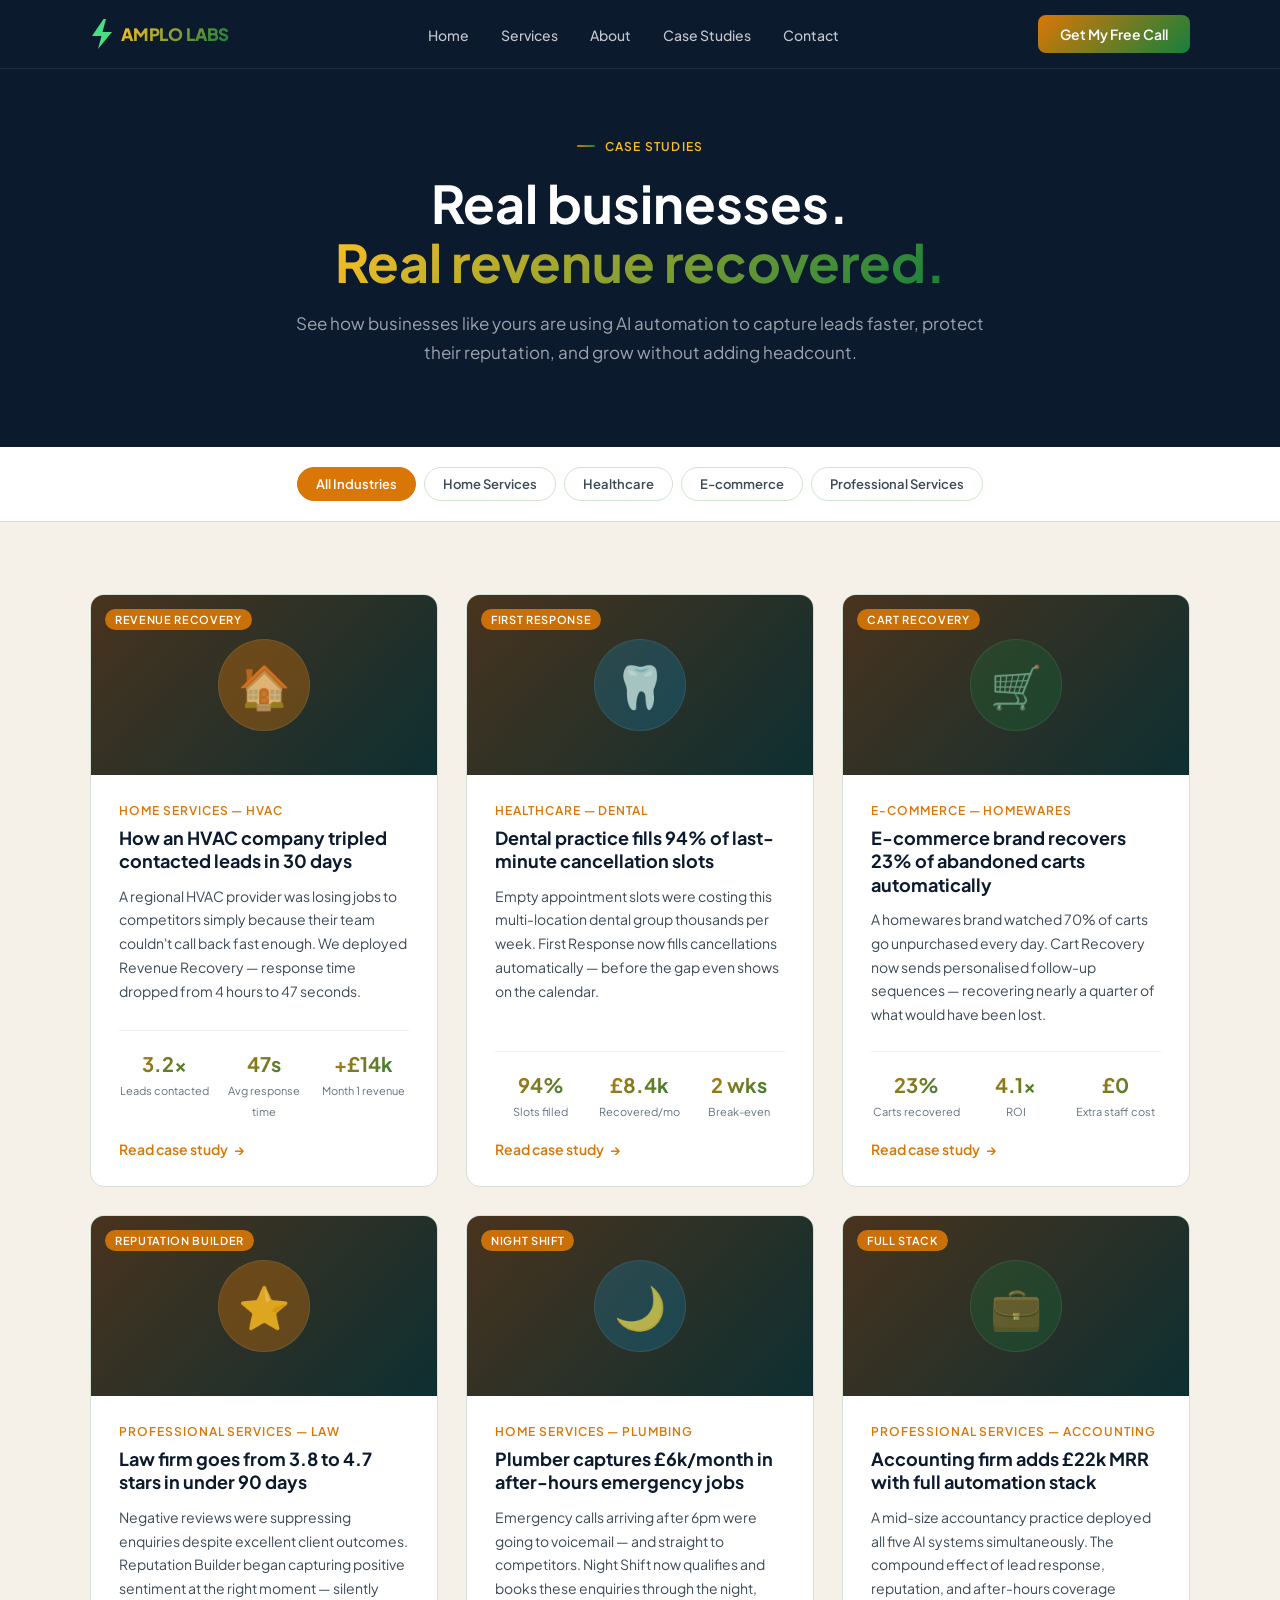
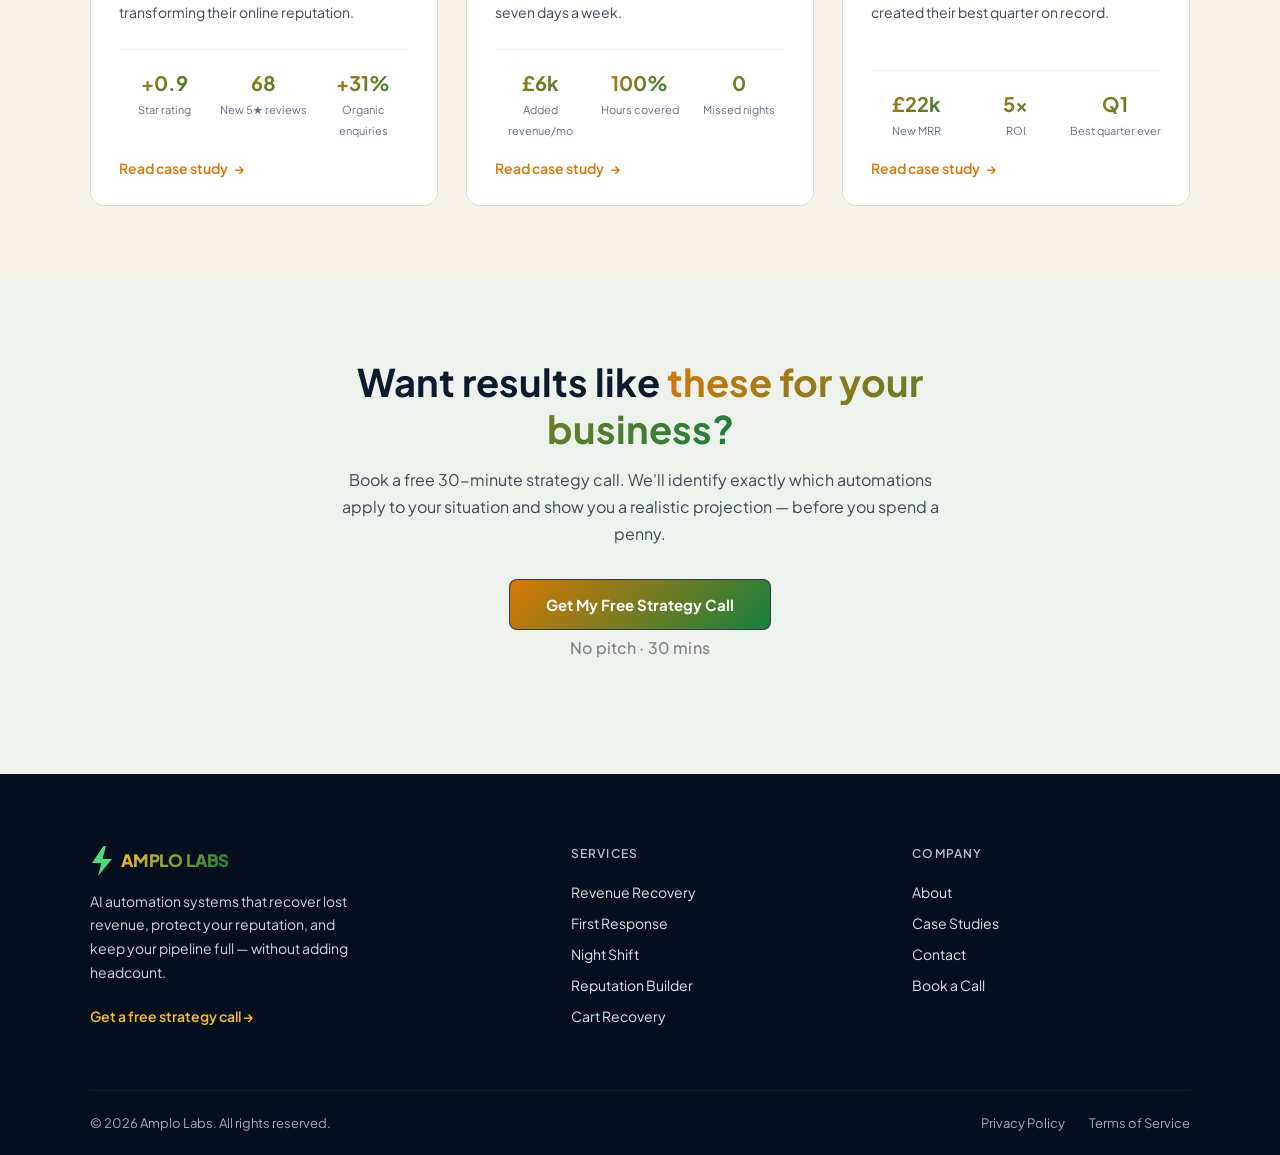
<file: ghl/case-studies.html>
<!DOCTYPE html>
<html lang="en">
<head>
<meta name="robots" content="noindex, nofollow">
<meta charset="UTF-8">
<meta name="viewport" content="width=device-width, initial-scale=1.0">
<title>Case Studies — Amplo Labs</title>
<link rel="preconnect" href="https://fonts.googleapis.com">
<link rel="preconnect" href="https://fonts.gstatic.com" crossorigin>
<link href="https://fonts.googleapis.com/css2?family=Plus+Jakarta+Sans:wght@400;600;700&display=swap" rel="stylesheet">
<style>
*{margin:0;padding:0;box-sizing:border-box}
html,body{overflow-x:hidden;font-family:'Plus Jakarta Sans',sans-serif;background:#f5f0e8}
.site-nav{position:fixed;top:0;left:0;right:0;z-index:100;padding:0 24px;background:#0c1a2e;box-shadow:0 1px 0 rgba(255,255,255,.08)}
.nav-inner{max-width:1100px;margin:0 auto;display:flex;align-items:center;justify-content:space-between;height:68px}
.nav-logo{font-size:18px;font-weight:800;color:#fff;text-decoration:none;letter-spacing:-.02em}
.nav-logo span{background:linear-gradient(135deg,#fbbf24,#15803d);-webkit-background-clip:text;-webkit-text-fill-color:transparent;background-clip:text}
.nav-links{display:flex;align-items:center;gap:32px;list-style:none}
.nav-links a{font-size:14px;font-weight:500;color:rgba(255,255,255,.75);text-decoration:none;position:relative;padding-bottom:2px;transition:color .2s}
.nav-links a::after{content:'';position:absolute;bottom:0;left:0;width:0;height:1.5px;background:linear-gradient(90deg,#d97706,#15803d);transition:width .25s}
.nav-links a:hover{color:#fff}
.nav-links a:hover::after{width:100%}
.nav-cta{position:relative;overflow:hidden;font-size:14px;font-weight:600;padding:10px 22px;border-radius:8px;color:#fff;background:#0f2040;text-decoration:none;transition:transform .2s;display:inline-block}
.nav-cta::before{content:'';position:absolute;inset:0;background:linear-gradient(135deg,#d97706,#15803d);opacity:1}
.nav-cta span{position:relative;z-index:1}
.nav-cta:hover{transform:translateY(-1px);box-shadow:0 6px 20px rgba(217,119,6,.4)}
.nav-hamburger{display:none;flex-direction:column;gap:5px;cursor:pointer;background:none;border:none;padding:4px}
.nav-hamburger span{display:block;width:22px;height:2px;background:#fff;border-radius:2px;transition:transform .3s,opacity .3s}
.nav-hamburger.open span:nth-child(1){transform:translateY(7px) rotate(45deg)}
.nav-hamburger.open span:nth-child(2){opacity:0}
.nav-hamburger.open span:nth-child(3){transform:translateY(-7px) rotate(-45deg)}
.nav-mobile{display:none;position:fixed;top:68px;left:0;right:0;bottom:0;background:#0c1a2e;padding:24px;z-index:99;flex-direction:column;gap:8px}
.nav-mobile.open{display:flex}
.nav-mobile a{font-size:18px;font-weight:600;color:rgba(255,255,255,.8);text-decoration:none;padding:14px 0;border-bottom:1px solid rgba(255,255,255,.06)}
.nav-mobile-cta{margin-top:16px;text-align:center;padding:16px 24px;border-radius:10px;font-weight:700;background:linear-gradient(135deg,#d97706,#15803d);color:#fff;font-size:16px;text-decoration:none}
@media(max-width:768px){.nav-links,.nav-cta{display:none}.nav-hamburger{display:flex}.cs-hero{padding-top:100px!important}}

/* CASE STUDIES */
.cs-wrap{width:100vw;position:relative;left:50%;margin-left:-50vw;box-sizing:border-box;background:#f5f0e8}
.cs-hero{background:#0c1a2e;padding:130px 24px 80px;text-align:center}
.cs-hero-inner{max-width:720px;margin:0 auto}
.cs-eyebrow{display:inline-flex;align-items:center;gap:10px;font-size:12px;font-weight:600;letter-spacing:.1em;text-transform:uppercase;color:#fbbf24;margin-bottom:20px}
.cs-eyebrow::before{content:'';display:block;width:18px;height:2px;background:linear-gradient(90deg,#d97706,#15803d);border-radius:2px}
.cs-hero h1{font-size:clamp(32px,5vw,52px);font-weight:700;line-height:1.15;color:#fff;margin:0 0 16px}
.cs-hero h1 span{background:linear-gradient(135deg,#fbbf24,#15803d);-webkit-background-clip:text;-webkit-text-fill-color:transparent;background-clip:text}
.cs-hero p{font-size:17px;line-height:1.7;color:rgba(255,255,255,.6);margin:0}
.cs-filters{background:#fff;border-bottom:1px solid #d4e0d4;padding:20px 24px;display:flex;flex-wrap:wrap;gap:8px;justify-content:center}
.cs-filter-btn{font-size:13px;font-weight:600;padding:8px 18px;border-radius:100px;border:1.5px solid #d0e4cf;background:#fff;color:#3d4a56;cursor:pointer;transition:all .2s;font-family:'Plus Jakarta Sans',sans-serif}
.cs-filter-btn:hover,.cs-filter-btn.active{background:#d97706;border-color:#d97706;color:#fff}
.cs-grid-section{padding:72px 24px}
.cs-grid-inner{max-width:1100px;margin:0 auto}
.cs-grid{display:grid;grid-template-columns:repeat(3,1fr);gap:28px}
.cs-card{background:#fff;border-radius:14px;border:1px solid #d4e0d4;overflow:hidden;transition:box-shadow .25s,transform .25s;display:flex;flex-direction:column}
.cs-card:hover{box-shadow:0 12px 40px rgba(217,119,6,.12);transform:translateY(-4px)}
.cs-card-img{height:180px;background:linear-gradient(145deg,#0a1628,#0c1a2e);display:flex;align-items:center;justify-content:center;font-size:36px;position:relative;overflow:hidden}
.cs-card-img::after{content:'';position:absolute;inset:0;background:linear-gradient(135deg,rgba(217,119,6,.3),rgba(21,128,61,.2))}
.cs-card-tag{position:absolute;top:14px;left:14px;z-index:1;font-size:11px;font-weight:600;letter-spacing:.06em;text-transform:uppercase;background:rgba(217,119,6,.9);color:#fff;padding:4px 10px;border-radius:100px}
.cs-card-body{padding:28px;flex:1;display:flex;flex-direction:column}
.cs-card-industry{font-size:12px;font-weight:600;letter-spacing:.08em;text-transform:uppercase;color:#d97706;margin-bottom:8px}
.cs-card-body h3{font-size:18px;font-weight:700;color:#0c1a2e;line-height:1.3;margin:0 0 12px}
.cs-card-body p{font-size:14px;line-height:1.7;color:#3d4a56;margin:0 0 24px;flex:1}
.cs-stats{display:grid;grid-template-columns:repeat(3,1fr);gap:8px;border-top:1px solid #edf2ec;padding-top:20px;margin-top:auto}
.cs-stat{text-align:center}
.cs-stat-val{font-size:20px;font-weight:700;background:linear-gradient(135deg,#d97706,#15803d);-webkit-background-clip:text;-webkit-text-fill-color:transparent;background-clip:text;display:block;margin-bottom:2px}
.cs-stat-label{font-size:11px;color:#637280;line-height:1.3}
.cs-card-link{display:inline-flex;align-items:center;gap:6px;margin-top:20px;font-size:14px;font-weight:600;color:#d97706;text-decoration:none;transition:gap .2s}
.cs-card-link:hover{gap:10px}
.cs-card-link::after{content:'→'}
.cs-cta{background:#edf2ec;padding:80px 24px;text-align:center}
.cs-cta-inner{max-width:600px;margin:0 auto}
.cs-cta h2{font-size:clamp(26px,3.5vw,38px);font-weight:700;color:#0c1a2e;margin:0 0 14px}
.cs-cta h2 span{background:linear-gradient(135deg,#d97706,#15803d);-webkit-background-clip:text;-webkit-text-fill-color:transparent;background-clip:text}
.cs-cta p{font-size:16px;line-height:1.7;color:#3d4a56;margin:0 0 32px}
.cs-cta-btn{position:relative;overflow:hidden;font-size:15px;font-weight:700;padding:15px 36px;border-radius:8px;color:#fff;background:#0c1a2e;border:1.5px solid rgba(255,255,255,.15);text-decoration:none;display:inline-block;transition:transform .2s}
.cs-cta-btn::before{content:'';position:absolute;inset:0;background:linear-gradient(135deg,#d97706,#15803d);opacity:1}
.cs-cta-btn span{position:relative;z-index:1}
.cs-cta-btn:hover{transform:translateY(-2px);box-shadow:0 8px 24px rgba(217,119,6,.4)}
@media(max-width:768px){.cs-grid{grid-template-columns:1fr}}
@media(min-width:769px) and (max-width:1024px){.cs-grid{grid-template-columns:repeat(2,1fr)}}

/* FOOTER */
.footer-wrap{width:100vw;position:relative;left:50%;margin-left:-50vw;box-sizing:border-box;background:#060f1e;padding:72px 24px 0}
.footer-grid{max-width:1100px;margin:0 auto;display:grid;grid-template-columns:1.5fr 1fr 1fr;gap:64px;padding-bottom:64px}
.footer-brand-logo{font-size:18px;font-weight:800;color:#fff;letter-spacing:-.02em;margin-bottom:14px;display:block;text-decoration:none}
.footer-brand-logo span{background:linear-gradient(135deg,#fbbf24,#15803d);-webkit-background-clip:text;-webkit-text-fill-color:transparent;background-clip:text}
.footer-brand p{font-size:14px;line-height:1.7;color:rgba(255,255,255,.82);margin:0 0 20px;max-width:280px}
.footer-brand-link{font-size:14px;font-weight:600;color:#fbbf24;text-decoration:none;position:relative;padding-bottom:1px}
.footer-brand-link::after{content:'';position:absolute;bottom:0;left:0;width:0;height:1px;background:#fbbf24;transition:width .25s}
.footer-brand-link:hover::after{width:100%}
.footer-col h4{font-size:12px;font-weight:600;letter-spacing:.1em;text-transform:uppercase;color:rgba(255,255,255,.72);margin-bottom:20px}
.footer-col ul{list-style:none;display:flex;flex-direction:column;gap:10px}
.footer-col ul a{font-size:14px;color:rgba(255,255,255,.88);text-decoration:none;transition:color .2s}
.footer-col ul a:hover{color:#fff}
.footer-bar{max-width:1100px;margin:0 auto;padding:24px 0;border-top:1px solid rgba(255,255,255,.06);display:flex;justify-content:space-between;align-items:center;flex-wrap:wrap;gap:12px}
.footer-bar p{font-size:13px;color:rgba(255,255,255,.65)}
.footer-bar a{font-size:13px;color:rgba(255,255,255,.65);text-decoration:none;transition:color .2s}
.footer-bar a:hover{color:rgba(255,255,255,.75)}
@media(max-width:768px){.footer-grid{grid-template-columns:1fr;gap:40px}.footer-bar{flex-direction:column;text-align:center}}

/* ── GHL INLINE: shared critical CSS ── */
html{scroll-behavior:smooth}
.cta-micro{font-family:'Plus Jakarta Sans',sans-serif;font-size:13px;font-weight:500;margin-top:14px;letter-spacing:.01em;color:rgba(255,255,255,.45);text-align:center}
.svc-light .cta-micro,.svc-lav .cta-micro,.cs-cta .cta-micro,.calc-wrap .cta-micro,.home-svc-wrap .cta-micro,.stats-wrap .cta-micro,.story-wrap .cta-micro{color:rgba(61,74,86,.65)!important}
@keyframes ctaIdle{0%,65%{box-shadow:0 0 0 0 rgba(217,119,6,.45)}100%{box-shadow:0 0 0 18px rgba(217,119,6,0)}}
.cta-pulse{animation:ctaIdle 2.6s ease-out infinite;animation-delay:3s}
.sticky-cta{display:none;position:fixed;bottom:0;left:0;right:0;z-index:90;padding:12px 14px calc(12px + env(safe-area-inset-bottom));background:rgba(12,26,46,.92);backdrop-filter:blur(16px);-webkit-backdrop-filter:blur(16px);border-top:1px solid rgba(255,255,255,.08);transform:translateY(110%);transition:transform .4s cubic-bezier(.16,1,.3,1)}
.sticky-cta.visible{transform:translateY(0)}
.sticky-cta-btn{display:flex;align-items:center;justify-content:center;gap:10px;width:100%;padding:15px 20px;border-radius:10px;background:linear-gradient(135deg,#d97706,#15803d);color:#fff;font-family:'Plus Jakarta Sans',sans-serif;font-size:15px;font-weight:700;text-decoration:none;letter-spacing:-.01em;box-shadow:0 8px 32px rgba(217,119,6,.4)}
.sticky-cta-btn .arrow{display:inline-block;transition:transform .2s}
.sticky-cta-btn:active .arrow{transform:translateX(4px)}
.sticky-cta-sub{text-align:center;font-size:11px;color:rgba(255,255,255,.5);margin-top:6px;font-weight:500;letter-spacing:.02em}
@media(max-width:768px){body[data-page]:not([data-page="calendar"]) .sticky-cta{display:block}body[data-page]:not([data-page="calendar"]) .footer-wrap{padding-bottom:96px}}
@media(max-width:768px){.stats-inner{flex-wrap:nowrap!important;overflow-x:auto!important;justify-content:flex-start!important;padding:4px 0 12px!important;gap:8px!important;-webkit-overflow-scrolling:touch;scroll-snap-type:x proximity}.stats-inner::-webkit-scrollbar{display:none}.stat-pill{flex-shrink:0;scroll-snap-align:start}}
@media(max-width:768px){.svc-inner.flip{direction:ltr!important}.svc-inner.flip>*{direction:ltr!important}}
.cs-card-img{font-size:42px!important;background:linear-gradient(145deg,#0a1628,#0c1a2e)!important;position:relative}
.cs-card:nth-child(1) .cs-card-img::before,.cs-card:nth-child(4) .cs-card-img::before{background:rgba(217,119,6,.35)!important}
.cs-card:nth-child(2) .cs-card-img::before,.cs-card:nth-child(5) .cs-card-img::before{background:rgba(14,165,233,.2)!important}
.cs-card:nth-child(3) .cs-card-img::before,.cs-card:nth-child(6) .cs-card-img::before{background:rgba(21,128,61,.25)!important}
.cs-card-img .cs-emoji{position:relative;z-index:2;filter:drop-shadow(0 0 18px rgba(251,191,36,.6))}
.cs-card-img::before{content:'';position:absolute;width:90px;height:90px;border-radius:50%;top:50%;left:50%;transform:translate(-50%,-50%);z-index:1;border:1px solid rgba(255,255,255,.08)}
@media(max-width:768px){.cs-filters{flex-wrap:nowrap!important;overflow-x:auto!important;justify-content:flex-start!important;padding:16px 20px!important;gap:6px!important;-webkit-overflow-scrolling:touch}.cs-filters::-webkit-scrollbar{display:none}.cs-filter-btn{flex-shrink:0}}
@media(max-width:768px){.about-hero-wrap{padding-top:100px!important}.svc-hero{padding-top:100px!important}.cs-hero{padding-top:100px!important}.cal-hero{padding-top:100px!important}.demo-hero{padding-top:100px!important}}
.hero-text h1{text-wrap:balance}
@media(max-width:768px){.cmp-table{font-size:12px}.cmp-table thead tr th,.cmp-table tbody td{padding:12px 10px}.cmp-table thead tr th:nth-child(2),.cmp-table tbody td:nth-child(2){display:none}}
@media(max-width:768px){.footer-grid{grid-template-columns:1fr 1fr!important;gap:32px 24px!important}.footer-brand{grid-column:1/-1}}
.calc-left h2{text-wrap:balance}
.svc-icon{width:48px!important;height:48px!important;border-radius:12px!important}
.svc-card,.cs-card,.demo-info-card,.cal-step-card{transition:box-shadow .25s ease,transform .25s ease!important}
@media(max-width:768px){.hero-wrap{padding:100px 20px 60px!important}.hero-text h1{font-size:clamp(32px,8vw,44px)!important}.hero-text p{font-size:15px!important;margin-bottom:36px!important}.hero-btns{flex-direction:column!important;gap:10px!important}.hero-btn-primary,.hero-btn-secondary{width:100%!important;text-align:center!important;box-sizing:border-box!important}.hero-btn-primary::before{opacity:1!important}.hero-btn-secondary{border-color:rgba(255,255,255,.28)!important}}
@media(max-width:768px){.svc-light,.svc-lav,.svc-dark{padding:64px 20px!important}.svc-inner{gap:36px!important}}
@media(min-width:600px) and (max-width:900px){.cs-grid{grid-template-columns:repeat(2,1fr)!important}}
.stats-wrap{padding:32px 24px!important}.stat-pill{padding:10px 20px!important;gap:10px!important}
@media(max-width:768px){.h-scroll{display:flex!important;overflow-x:auto!important;scroll-snap-type:x mandatory;gap:14px!important;padding-bottom:20px!important;grid-template-columns:unset!important;-webkit-overflow-scrolling:touch}.h-scroll>*{flex:0 0 83vw!important;scroll-snap-align:start}.h-scroll::-webkit-scrollbar{display:none}}
</style>
</head>
<body>

<nav class="site-nav">
  <div class="nav-inner">
    <a href="index.html" class="nav-logo">Amplo <span>Labs</span></a>
    <ul class="nav-links">
      <li><a href="index.html">Home</a></li>
      <li><a href="services.html">Services</a></li>
      <li><a href="about.html">About</a></li>
      <li><a href="case-studies.html">Case Studies</a></li>
      <li><a href="contact.html">Contact</a></li>
    </ul>
    <a href="calendar.html" class="nav-cta"><span>Book a Call</span></a>
    <button class="nav-hamburger" id="navHamburger"><span></span><span></span><span></span></button>
  </div>
</nav>
<div class="nav-mobile" id="navMobile">
  <a href="index.html">Home</a><a href="services.html">Services</a><a href="about.html">About</a>
  <a href="case-studies.html">Case Studies</a><a href="contact.html">Contact</a>
  <a href="calendar.html" class="nav-mobile-cta">Book a Call</a>
</div>

<div class="cs-wrap">
  <div class="cs-hero">
    <div class="cs-hero-inner">
      <div class="cs-eyebrow">Case Studies</div>
      <h1>Real businesses.<br><span>Real revenue recovered.</span></h1>
      <p>See how businesses like yours are using AI automation to capture leads faster, protect their reputation, and grow without adding headcount.</p>
    </div>
  </div>
  <div class="cs-filters">
    <button class="cs-filter-btn active">All Industries</button>
    <button class="cs-filter-btn">Home Services</button>
    <button class="cs-filter-btn">Healthcare</button>
    <button class="cs-filter-btn">E-commerce</button>
    <button class="cs-filter-btn">Professional Services</button>
  </div>
  <div class="cs-grid-section">
    <div class="cs-grid-inner">
      <div class="cs-grid">
        <div class="cs-card">
          <div class="cs-card-img">🏠<span class="cs-card-tag">Revenue Recovery</span></div>
          <div class="cs-card-body">
            <div class="cs-card-industry">Home Services — HVAC</div>
            <h3>How an HVAC company tripled contacted leads in 30 days</h3>
            <p>A regional HVAC provider was losing jobs to competitors simply because their team couldn't call back fast enough. We deployed Revenue Recovery — response time dropped from 4 hours to 47 seconds.</p>
            <div class="cs-stats">
              <div class="cs-stat"><span class="cs-stat-val">3.2×</span><span class="cs-stat-label">Leads contacted</span></div>
              <div class="cs-stat"><span class="cs-stat-val">47s</span><span class="cs-stat-label">Avg response time</span></div>
              <div class="cs-stat"><span class="cs-stat-val">+£14k</span><span class="cs-stat-label">Month 1 revenue</span></div>
            </div>
            <a href="#" class="cs-card-link">Read case study</a>
          </div>
        </div>
        <div class="cs-card">
          <div class="cs-card-img">🦷<span class="cs-card-tag">First Response</span></div>
          <div class="cs-card-body">
            <div class="cs-card-industry">Healthcare — Dental</div>
            <h3>Dental practice fills 94% of last-minute cancellation slots</h3>
            <p>Empty appointment slots were costing this multi-location dental group thousands per week. First Response now fills cancellations automatically — before the gap even shows on the calendar.</p>
            <div class="cs-stats">
              <div class="cs-stat"><span class="cs-stat-val">94%</span><span class="cs-stat-label">Slots filled</span></div>
              <div class="cs-stat"><span class="cs-stat-val">£8.4k</span><span class="cs-stat-label">Recovered/mo</span></div>
              <div class="cs-stat"><span class="cs-stat-val">2 wks</span><span class="cs-stat-label">Break-even</span></div>
            </div>
            <a href="#" class="cs-card-link">Read case study</a>
          </div>
        </div>
        <div class="cs-card">
          <div class="cs-card-img">🛒<span class="cs-card-tag">Cart Recovery</span></div>
          <div class="cs-card-body">
            <div class="cs-card-industry">E-commerce — Homewares</div>
            <h3>E-commerce brand recovers 23% of abandoned carts automatically</h3>
            <p>A homewares brand watched 70% of carts go unpurchased every day. Cart Recovery now sends personalised follow-up sequences — recovering nearly a quarter of what would have been lost.</p>
            <div class="cs-stats">
              <div class="cs-stat"><span class="cs-stat-val">23%</span><span class="cs-stat-label">Carts recovered</span></div>
              <div class="cs-stat"><span class="cs-stat-val">4.1×</span><span class="cs-stat-label">ROI</span></div>
              <div class="cs-stat"><span class="cs-stat-val">£0</span><span class="cs-stat-label">Extra staff cost</span></div>
            </div>
            <a href="#" class="cs-card-link">Read case study</a>
          </div>
        </div>
        <div class="cs-card">
          <div class="cs-card-img">⭐<span class="cs-card-tag">Reputation Builder</span></div>
          <div class="cs-card-body">
            <div class="cs-card-industry">Professional Services — Law</div>
            <h3>Law firm goes from 3.8 to 4.7 stars in under 90 days</h3>
            <p>Negative reviews were suppressing enquiries despite excellent client outcomes. Reputation Builder began capturing positive sentiment at the right moment — silently transforming their online reputation.</p>
            <div class="cs-stats">
              <div class="cs-stat"><span class="cs-stat-val">+0.9</span><span class="cs-stat-label">Star rating</span></div>
              <div class="cs-stat"><span class="cs-stat-val">68</span><span class="cs-stat-label">New 5★ reviews</span></div>
              <div class="cs-stat"><span class="cs-stat-val">+31%</span><span class="cs-stat-label">Organic enquiries</span></div>
            </div>
            <a href="#" class="cs-card-link">Read case study</a>
          </div>
        </div>
        <div class="cs-card">
          <div class="cs-card-img">🌙<span class="cs-card-tag">Night Shift</span></div>
          <div class="cs-card-body">
            <div class="cs-card-industry">Home Services — Plumbing</div>
            <h3>Plumber captures £6k/month in after-hours emergency jobs</h3>
            <p>Emergency calls arriving after 6pm were going to voicemail — and straight to competitors. Night Shift now qualifies and books these enquiries through the night, seven days a week.</p>
            <div class="cs-stats">
              <div class="cs-stat"><span class="cs-stat-val">£6k</span><span class="cs-stat-label">Added revenue/mo</span></div>
              <div class="cs-stat"><span class="cs-stat-val">100%</span><span class="cs-stat-label">Hours covered</span></div>
              <div class="cs-stat"><span class="cs-stat-val">0</span><span class="cs-stat-label">Missed nights</span></div>
            </div>
            <a href="#" class="cs-card-link">Read case study</a>
          </div>
        </div>
        <div class="cs-card">
          <div class="cs-card-img">💼<span class="cs-card-tag">Full Stack</span></div>
          <div class="cs-card-body">
            <div class="cs-card-industry">Professional Services — Accounting</div>
            <h3>Accounting firm adds £22k MRR with full automation stack</h3>
            <p>A mid-size accountancy practice deployed all five AI systems simultaneously. The compound effect of lead response, reputation, and after-hours coverage created their best quarter on record.</p>
            <div class="cs-stats">
              <div class="cs-stat"><span class="cs-stat-val">£22k</span><span class="cs-stat-label">New MRR</span></div>
              <div class="cs-stat"><span class="cs-stat-val">5×</span><span class="cs-stat-label">ROI</span></div>
              <div class="cs-stat"><span class="cs-stat-val">Q1</span><span class="cs-stat-label">Best quarter ever</span></div>
            </div>
            <a href="#" class="cs-card-link">Read case study</a>
          </div>
        </div>
      </div>
    </div>
  </div>
  <div class="cs-cta">
    <div class="cs-cta-inner">
      <h2>Want results like <span>these for your business?</span></h2>
      <p>Book a free 30-minute strategy call. We'll identify exactly which automations apply to your situation and show you a realistic projection — before you spend a penny.</p>
      <a href="calendar.html" class="cs-cta-btn"><span>Get Your Free Strategy Call</span></a>
    </div>
  </div>
</div>

<footer class="footer-wrap">
  <div class="footer-grid">
    <div class="footer-brand">
      <a href="index.html" class="footer-brand-logo">Amplo <span>Labs</span></a>
      <p>AI automation systems that recover lost revenue, protect your reputation, and keep your pipeline full — without adding headcount.</p>
      <a href="calendar.html" class="footer-brand-link">Book a strategy call →</a>
    </div>
    <div class="footer-col">
      <h4>Services</h4>
      <ul>
        <li><a href="services.html#revenue-recovery">Revenue Recovery</a></li>
        <li><a href="services.html#first-response">First Response</a></li>
        <li><a href="services.html#night-shift">Night Shift</a></li>
        <li><a href="services.html#reputation-builder">Reputation Builder</a></li>
        <li><a href="services.html#cart-recovery">Cart Recovery</a></li>
      </ul>
    </div>
    <div class="footer-col">
      <h4>Company</h4>
      <ul>
        <li><a href="about.html">About</a></li>
        <li><a href="case-studies.html">Case Studies</a></li>
        <li><a href="contact.html">Contact</a></li>
        <li><a href="calendar.html">Book a Call</a></li>
      </ul>
    </div>
  </div>
  <div class="footer-bar">
    <p>© 2026 Amplo Labs. All rights reserved.</p>
    <div style="display:flex;gap:24px"><a href="#">Privacy Policy</a><a href="#">Terms of Service</a></div>
  </div>
</footer>

<script>
const ham = document.getElementById('navHamburger');
const mob = document.getElementById('navMobile');
ham.addEventListener('click', () => { ham.classList.toggle('open'); mob.classList.toggle('open'); });
// Filter buttons (visual only for preview)
document.querySelectorAll('.cs-filter-btn').forEach(btn => {
  btn.addEventListener('click', () => { document.querySelectorAll('.cs-filter-btn').forEach(b => b.classList.remove('active')); btn.classList.add('active'); });
});
</script>

<script>
(()=>{'use strict';
const cm={'Book a Call':'Get My Free Call','Book a Free Strategy Call':'Get My Free Strategy Call','Book a Free 30-Min Session':'Get My Free 30-Min Session','Get Your Free Strategy Call':'Get My Free Strategy Call','Book a free 30-min session →':'Get my free 30-min session →','Book a strategy call →':'Get a free strategy call →'};
document.querySelectorAll('.nav-cta span,.nav-mobile-cta,.hero-btn-primary span,.cta-fin-primary span,.about-cta-primary span,.about-hero-btn-p span,.svc-hero-btn span,.cs-cta-btn span,.about-cta-btn span,.footer-brand-link').forEach(el=>{const t=el.textContent.trim();if(cm[t])el.textContent=cm[t];});
[{sel:'.hero-btns',txt:'No pitch · No pressure · 30 mins'},{sel:'.cta-finale-btns',txt:'⭐ 4.9 from 247 calls · 30 mins'},{sel:'.about-hero-btns',txt:'No pitch · No pressure · 30 mins'},{sel:'.about-cta-btns',txt:'⭐ 4.9 from 247 calls'}].forEach(({sel,txt})=>{document.querySelectorAll(sel).forEach(c=>{if(c.nextElementSibling?.classList.contains('cta-micro'))return;const m=document.createElement('p');m.className='cta-micro';m.textContent=txt;c.parentNode.insertBefore(m,c.nextSibling);});});
document.querySelectorAll('.calc-cta-btn').forEach(b=>{if(b.nextElementSibling?.classList.contains('cta-micro'))return;const m=document.createElement('p');m.className='cta-micro';m.style.color='rgba(255,255,255,.75)';m.textContent='No pitch · 30 mins';b.parentNode.insertBefore(m,b.nextSibling);});
document.querySelectorAll('.cs-cta-btn').forEach(b=>{if(b.nextElementSibling?.classList.contains('cta-micro'))return;const m=document.createElement('p');m.className='cta-micro';m.style.color='rgba(61,74,86,.65)';m.textContent='No pitch · 30 mins';b.parentNode.insertBefore(m,b.nextSibling);});
document.querySelectorAll('.hero-btn-primary,.cta-fin-primary,.about-cta-primary,.cs-cta-btn').forEach(el=>el.classList.add('cta-pulse'));
if(!document.body.dataset.page){const p=location.pathname.split('/').pop().replace('.html','')||'index';document.body.dataset.page=p;}
if(document.body.dataset.page!=='calendar'){const s=document.createElement('div');s.className='sticky-cta';s.innerHTML=`<a href="calendar.html" class="sticky-cta-btn"><span>Get my free 30-min strategy call</span><span class="arrow">→</span></a><div class="sticky-cta-sub">⭐ 4.9 · No pitch · 30 mins</div>`;document.body.appendChild(s);const r=()=>{if(window.scrollY>600){s.classList.add('visible');window.removeEventListener('scroll',r);}};window.addEventListener('scroll',r,{passive:true});}
const bolt=`<svg width="22" height="30" viewBox="0 0 22 30" fill="none" xmlns="http://www.w3.org/2000/svg" aria-hidden="true" style="flex-shrink:0;display:block"><path d="M13.5 0L2 17h9.5L8 30 22 13h-9.5L16 0z" fill="#4ADE80"/></svg>`;
const li=`${bolt}<span style="font-family:'Plus Jakarta Sans',sans-serif;font-weight:800;font-size:17px;letter-spacing:-.01em;color:#fff;line-height:1">AMPLO LABS</span>`;
document.querySelectorAll('.nav-logo,.footer-brand-logo').forEach(el=>{el.style.cssText+=';display:flex;align-items:center;gap:9px;';el.innerHTML=li;});
if(window.innerWidth<=768){const g=document.querySelector('.cs-grid');if(g)g.classList.add('h-scroll');}
const sv=[`<svg viewBox="0 0 24 24" width="22" height="22" fill="none"><path d="M13 2L4 14h8.5L9 22l11-13h-8.5L13 2z" fill="#d97706"/></svg>`,`<svg viewBox="0 0 24 24" width="22" height="22" fill="none" stroke="#d97706" stroke-width="1.5" stroke-linecap="round" stroke-linejoin="round"><rect x="3" y="4" width="18" height="18" rx="2"/><path d="M3 9h18M8 2v4M16 2v4M8 13h.01M12 13h.01M16 13h.01M8 17h.01M12 17h.01"/></svg>`,`<svg viewBox="0 0 24 24" width="22" height="22" fill="none" stroke="#d97706" stroke-width="1.5" stroke-linecap="round"><path d="M21 12.79A9 9 0 1111.21 3 7 7 0 0021 12.79z"/></svg>`,`<svg viewBox="0 0 24 24" width="22" height="22" fill="none" stroke="#d97706" stroke-width="1.5" stroke-linecap="round" stroke-linejoin="round"><polygon points="12 2 15.09 8.26 22 9.27 17 14.14 18.18 21.02 12 17.77 5.82 21.02 7 14.14 2 9.27 8.91 8.26 12 2"/></svg>`,`<svg viewBox="0 0 24 24" width="22" height="22" fill="none" stroke="#d97706" stroke-width="1.5" stroke-linecap="round" stroke-linejoin="round"><path d="M6 2L3 6v14a2 2 0 002 2h14a2 2 0 002-2V6L18 2z"/><line x1="3" y1="6" x2="21" y2="6"/><path d="M16 10a4 4 0 01-8 0"/></svg>`,`<svg viewBox="0 0 24 24" width="22" height="22" fill="none" stroke="#d97706" stroke-width="1.5" stroke-linecap="round" stroke-linejoin="round"><polygon points="12 2 2 7 12 12 22 7 12 2"/><polyline points="2 17 12 22 22 17"/><polyline points="2 12 12 17 22 12"/></svg>`];
document.querySelectorAll('.home-svc-grid .svc-icon').forEach((el,i)=>{if(sv[i])el.innerHTML=sv[i];});
})();
</script>
</body>
</html>
</file>
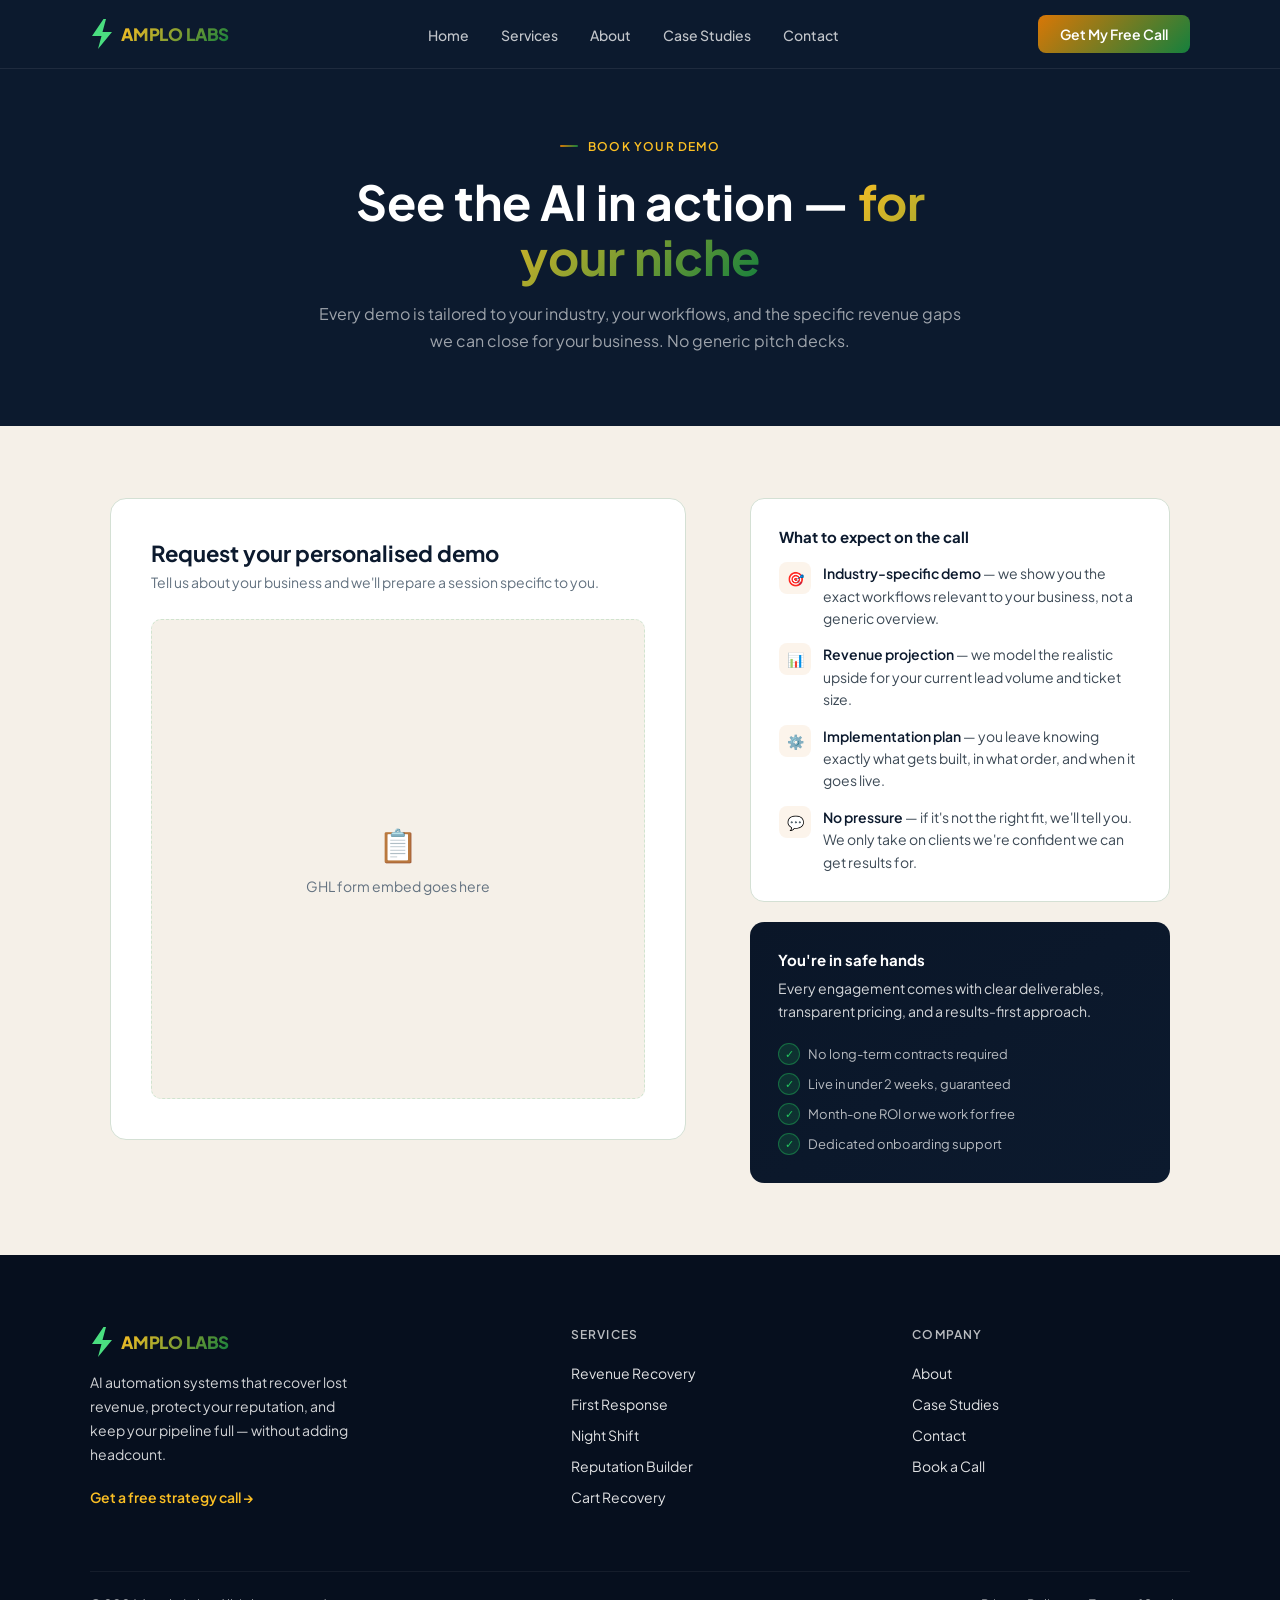
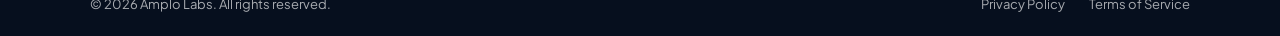
<file: ghl/contact.html>
<!DOCTYPE html>
<html lang="en">
<head>
<meta name="robots" content="noindex, nofollow">
<meta charset="UTF-8">
<meta name="viewport" content="width=device-width, initial-scale=1.0">
<title>Contact — Amplo Labs</title>
<link rel="preconnect" href="https://fonts.googleapis.com">
<link rel="preconnect" href="https://fonts.gstatic.com" crossorigin>
<link href="https://fonts.googleapis.com/css2?family=Plus+Jakarta+Sans:wght@400;600;700&display=swap" rel="stylesheet">
<style>
*{margin:0;padding:0;box-sizing:border-box}
html,body{overflow-x:hidden;font-family:'Plus Jakarta Sans',sans-serif;background:#f5f0e8}
.site-nav{position:fixed;top:0;left:0;right:0;z-index:100;padding:0 24px;background:#0c1a2e;box-shadow:0 1px 0 rgba(255,255,255,.08)}
.nav-inner{max-width:1100px;margin:0 auto;display:flex;align-items:center;justify-content:space-between;height:68px}
.nav-logo{font-size:18px;font-weight:800;color:#fff;text-decoration:none;letter-spacing:-.02em}
.nav-logo span{background:linear-gradient(135deg,#fbbf24,#15803d);-webkit-background-clip:text;-webkit-text-fill-color:transparent;background-clip:text}
.nav-links{display:flex;align-items:center;gap:32px;list-style:none}
.nav-links a{font-size:14px;font-weight:500;color:rgba(255,255,255,.75);text-decoration:none;position:relative;padding-bottom:2px;transition:color .2s}
.nav-links a::after{content:'';position:absolute;bottom:0;left:0;width:0;height:1.5px;background:linear-gradient(90deg,#d97706,#15803d);transition:width .25s}
.nav-links a:hover{color:#fff}
.nav-links a:hover::after{width:100%}
.nav-cta{position:relative;overflow:hidden;font-size:14px;font-weight:600;padding:10px 22px;border-radius:8px;color:#fff;background:#0f2040;text-decoration:none;transition:transform .2s;display:inline-block}
.nav-cta::before{content:'';position:absolute;inset:0;background:linear-gradient(135deg,#d97706,#15803d);opacity:1}
.nav-cta span{position:relative;z-index:1}
.nav-cta:hover{transform:translateY(-1px);box-shadow:0 6px 20px rgba(217,119,6,.4)}
.nav-hamburger{display:none;flex-direction:column;gap:5px;cursor:pointer;background:none;border:none;padding:4px}
.nav-hamburger span{display:block;width:22px;height:2px;background:#fff;border-radius:2px;transition:transform .3s,opacity .3s}
.nav-hamburger.open span:nth-child(1){transform:translateY(7px) rotate(45deg)}
.nav-hamburger.open span:nth-child(2){opacity:0}
.nav-hamburger.open span:nth-child(3){transform:translateY(-7px) rotate(-45deg)}
.nav-mobile{display:none;position:fixed;top:68px;left:0;right:0;bottom:0;background:#0c1a2e;padding:24px;z-index:99;flex-direction:column;gap:8px}
.nav-mobile.open{display:flex}
.nav-mobile a{font-size:18px;font-weight:600;color:rgba(255,255,255,.8);text-decoration:none;padding:14px 0;border-bottom:1px solid rgba(255,255,255,.06)}
.nav-mobile-cta{margin-top:16px;text-align:center;padding:16px 24px;border-radius:10px;font-weight:700;background:linear-gradient(135deg,#d97706,#15803d);color:#fff;font-size:16px;text-decoration:none}
@media(max-width:768px){.nav-links,.nav-cta{display:none}.nav-hamburger{display:flex}.demo-hero{padding-top:100px!important}}

/* DEMO */
.demo-wrap{width:100vw;position:relative;left:50%;margin-left:-50vw;box-sizing:border-box;background:#f5f0e8}
.demo-hero{background:#0c1a2e;padding:130px 24px 72px;text-align:center}
.demo-hero-inner{max-width:660px;margin:0 auto}
.demo-eyebrow{display:inline-flex;align-items:center;gap:10px;font-size:12px;font-weight:600;letter-spacing:.1em;text-transform:uppercase;color:#fbbf24;margin-bottom:20px}
.demo-eyebrow::before{content:'';display:block;width:18px;height:2px;background:linear-gradient(90deg,#d97706,#15803d);border-radius:2px}
.demo-hero h1{font-size:clamp(30px,4.5vw,48px);font-weight:700;line-height:1.15;color:#fff;margin:0 0 16px}
.demo-hero h1 span{background:linear-gradient(135deg,#fbbf24,#15803d);-webkit-background-clip:text;-webkit-text-fill-color:transparent;background-clip:text}
.demo-hero p{font-size:16px;line-height:1.7;color:rgba(255,255,255,.6);margin:0}
.demo-body{padding:72px 24px}
.demo-body-inner{max-width:1060px;margin:0 auto;display:grid;grid-template-columns:1fr 420px;gap:64px;align-items:start}
.demo-form-card{background:#fff;border:1px solid #d4e0d4;border-radius:16px;padding:40px}
.demo-form-card h2{font-size:22px;font-weight:700;color:#0c1a2e;margin:0 0 6px}
.demo-form-card>p{font-size:14px;color:#637280;margin:0 0 28px}
.demo-form-placeholder{min-height:480px;background:#f5f0e8;border-radius:10px;border:1.5px dashed #d0e4cf;display:flex;align-items:center;justify-content:center;flex-direction:column;gap:12px;color:#637280;font-size:14px}
.demo-form-placeholder span{font-size:32px}
.demo-sidebar{display:flex;flex-direction:column;gap:20px}
.demo-info-card{background:#fff;border:1px solid #d4e0d4;border-radius:14px;padding:28px}
.demo-info-card h3{font-size:15px;font-weight:700;color:#0c1a2e;margin:0 0 16px}
.demo-benefit{display:flex;align-items:flex-start;gap:12px;margin-bottom:14px}
.demo-benefit:last-child{margin-bottom:0}
.demo-benefit-icon{width:32px;height:32px;border-radius:8px;flex-shrink:0;background:rgba(217,119,6,.08);display:flex;align-items:center;justify-content:center;font-size:14px}
.demo-benefit-text{font-size:14px;line-height:1.6;color:#3d4a56}
.demo-benefit-text strong{color:#0c1a2e;font-weight:600}
.demo-dark-card{background:linear-gradient(145deg,#0a1628,#0c1a2e);border-radius:14px;padding:28px}
.demo-dark-card h3{font-size:15px;font-weight:700;color:#fff;margin:0 0 8px}
.demo-dark-card p{font-size:14px;line-height:1.65;color:rgba(255,255,255,.82);margin:0 0 20px}
.demo-trust-list{list-style:none;padding:0;margin:0;display:flex;flex-direction:column;gap:8px}
.demo-trust-list li{font-size:13px;color:rgba(255,255,255,.7);display:flex;align-items:center;gap:8px}
.demo-trust-list li::before{content:'✓';width:20px;height:20px;flex-shrink:0;border-radius:50%;background:rgba(34,197,94,.15);border:1.5px solid rgba(34,197,94,.4);display:flex;align-items:center;justify-content:center;font-size:11px;color:#22c55e}
@media(max-width:768px){.demo-body-inner{grid-template-columns:1fr}.demo-form-card{padding:28px 20px}}

/* FOOTER */
.footer-wrap{width:100vw;position:relative;left:50%;margin-left:-50vw;box-sizing:border-box;background:#060f1e;padding:72px 24px 0}
.footer-grid{max-width:1100px;margin:0 auto;display:grid;grid-template-columns:1.5fr 1fr 1fr;gap:64px;padding-bottom:64px}
.footer-brand-logo{font-size:18px;font-weight:800;color:#fff;letter-spacing:-.02em;margin-bottom:14px;display:block;text-decoration:none}
.footer-brand-logo span{background:linear-gradient(135deg,#fbbf24,#15803d);-webkit-background-clip:text;-webkit-text-fill-color:transparent;background-clip:text}
.footer-brand p{font-size:14px;line-height:1.7;color:rgba(255,255,255,.82);margin:0 0 20px;max-width:280px}
.footer-brand-link{font-size:14px;font-weight:600;color:#fbbf24;text-decoration:none;position:relative;padding-bottom:1px}
.footer-brand-link::after{content:'';position:absolute;bottom:0;left:0;width:0;height:1px;background:#fbbf24;transition:width .25s}
.footer-brand-link:hover::after{width:100%}
.footer-col h4{font-size:12px;font-weight:600;letter-spacing:.1em;text-transform:uppercase;color:rgba(255,255,255,.72);margin-bottom:20px}
.footer-col ul{list-style:none;display:flex;flex-direction:column;gap:10px}
.footer-col ul a{font-size:14px;color:rgba(255,255,255,.88);text-decoration:none;transition:color .2s}
.footer-col ul a:hover{color:#fff}
.footer-bar{max-width:1100px;margin:0 auto;padding:24px 0;border-top:1px solid rgba(255,255,255,.06);display:flex;justify-content:space-between;align-items:center;flex-wrap:wrap;gap:12px}
.footer-bar p{font-size:13px;color:rgba(255,255,255,.65)}
.footer-bar a{font-size:13px;color:rgba(255,255,255,.65);text-decoration:none;transition:color .2s}
.footer-bar a:hover{color:rgba(255,255,255,.75)}
@media(max-width:768px){.footer-grid{grid-template-columns:1fr;gap:40px}.footer-bar{flex-direction:column;text-align:center}}

/* ── GHL INLINE: shared critical CSS ── */
html{scroll-behavior:smooth}
.cta-micro{font-family:'Plus Jakarta Sans',sans-serif;font-size:13px;font-weight:500;margin-top:14px;letter-spacing:.01em;color:rgba(255,255,255,.45);text-align:center}
.svc-light .cta-micro,.svc-lav .cta-micro,.cs-cta .cta-micro,.calc-wrap .cta-micro,.home-svc-wrap .cta-micro,.stats-wrap .cta-micro,.story-wrap .cta-micro{color:rgba(61,74,86,.65)!important}
@keyframes ctaIdle{0%,65%{box-shadow:0 0 0 0 rgba(217,119,6,.45)}100%{box-shadow:0 0 0 18px rgba(217,119,6,0)}}
.cta-pulse{animation:ctaIdle 2.6s ease-out infinite;animation-delay:3s}
.sticky-cta{display:none;position:fixed;bottom:0;left:0;right:0;z-index:90;padding:12px 14px calc(12px + env(safe-area-inset-bottom));background:rgba(12,26,46,.92);backdrop-filter:blur(16px);-webkit-backdrop-filter:blur(16px);border-top:1px solid rgba(255,255,255,.08);transform:translateY(110%);transition:transform .4s cubic-bezier(.16,1,.3,1)}
.sticky-cta.visible{transform:translateY(0)}
.sticky-cta-btn{display:flex;align-items:center;justify-content:center;gap:10px;width:100%;padding:15px 20px;border-radius:10px;background:linear-gradient(135deg,#d97706,#15803d);color:#fff;font-family:'Plus Jakarta Sans',sans-serif;font-size:15px;font-weight:700;text-decoration:none;letter-spacing:-.01em;box-shadow:0 8px 32px rgba(217,119,6,.4)}
.sticky-cta-btn .arrow{display:inline-block;transition:transform .2s}
.sticky-cta-btn:active .arrow{transform:translateX(4px)}
.sticky-cta-sub{text-align:center;font-size:11px;color:rgba(255,255,255,.5);margin-top:6px;font-weight:500;letter-spacing:.02em}
@media(max-width:768px){body[data-page]:not([data-page="calendar"]) .sticky-cta{display:block}body[data-page]:not([data-page="calendar"]) .footer-wrap{padding-bottom:96px}}
@media(max-width:768px){.stats-inner{flex-wrap:nowrap!important;overflow-x:auto!important;justify-content:flex-start!important;padding:4px 0 12px!important;gap:8px!important;-webkit-overflow-scrolling:touch;scroll-snap-type:x proximity}.stats-inner::-webkit-scrollbar{display:none}.stat-pill{flex-shrink:0;scroll-snap-align:start}}
@media(max-width:768px){.svc-inner.flip{direction:ltr!important}.svc-inner.flip>*{direction:ltr!important}}
.cs-card-img{font-size:42px!important;background:linear-gradient(145deg,#0a1628,#0c1a2e)!important;position:relative}
.cs-card:nth-child(1) .cs-card-img::before,.cs-card:nth-child(4) .cs-card-img::before{background:rgba(217,119,6,.35)!important}
.cs-card:nth-child(2) .cs-card-img::before,.cs-card:nth-child(5) .cs-card-img::before{background:rgba(14,165,233,.2)!important}
.cs-card:nth-child(3) .cs-card-img::before,.cs-card:nth-child(6) .cs-card-img::before{background:rgba(21,128,61,.25)!important}
.cs-card-img .cs-emoji{position:relative;z-index:2;filter:drop-shadow(0 0 18px rgba(251,191,36,.6))}
.cs-card-img::before{content:'';position:absolute;width:90px;height:90px;border-radius:50%;top:50%;left:50%;transform:translate(-50%,-50%);z-index:1;border:1px solid rgba(255,255,255,.08)}
@media(max-width:768px){.cs-filters{flex-wrap:nowrap!important;overflow-x:auto!important;justify-content:flex-start!important;padding:16px 20px!important;gap:6px!important;-webkit-overflow-scrolling:touch}.cs-filters::-webkit-scrollbar{display:none}.cs-filter-btn{flex-shrink:0}}
@media(max-width:768px){.about-hero-wrap{padding-top:100px!important}.svc-hero{padding-top:100px!important}.cs-hero{padding-top:100px!important}.cal-hero{padding-top:100px!important}.demo-hero{padding-top:100px!important}}
.hero-text h1{text-wrap:balance}
@media(max-width:768px){.cmp-table{font-size:12px}.cmp-table thead tr th,.cmp-table tbody td{padding:12px 10px}.cmp-table thead tr th:nth-child(2),.cmp-table tbody td:nth-child(2){display:none}}
@media(max-width:768px){.footer-grid{grid-template-columns:1fr 1fr!important;gap:32px 24px!important}.footer-brand{grid-column:1/-1}}
.calc-left h2{text-wrap:balance}
.svc-icon{width:48px!important;height:48px!important;border-radius:12px!important}
.svc-card,.cs-card,.demo-info-card,.cal-step-card{transition:box-shadow .25s ease,transform .25s ease!important}
@media(max-width:768px){.hero-wrap{padding:100px 20px 60px!important}.hero-text h1{font-size:clamp(32px,8vw,44px)!important}.hero-text p{font-size:15px!important;margin-bottom:36px!important}.hero-btns{flex-direction:column!important;gap:10px!important}.hero-btn-primary,.hero-btn-secondary{width:100%!important;text-align:center!important;box-sizing:border-box!important}.hero-btn-primary::before{opacity:1!important}.hero-btn-secondary{border-color:rgba(255,255,255,.28)!important}}
@media(max-width:768px){.svc-light,.svc-lav,.svc-dark{padding:64px 20px!important}.svc-inner{gap:36px!important}}
@media(min-width:600px) and (max-width:900px){.cs-grid{grid-template-columns:repeat(2,1fr)!important}}
.stats-wrap{padding:32px 24px!important}.stat-pill{padding:10px 20px!important;gap:10px!important}
@media(max-width:768px){.h-scroll{display:flex!important;overflow-x:auto!important;scroll-snap-type:x mandatory;gap:14px!important;padding-bottom:20px!important;grid-template-columns:unset!important;-webkit-overflow-scrolling:touch}.h-scroll>*{flex:0 0 83vw!important;scroll-snap-align:start}.h-scroll::-webkit-scrollbar{display:none}}
</style>
</head>
<body>

<nav class="site-nav">
  <div class="nav-inner">
    <a href="index.html" class="nav-logo">Amplo <span>Labs</span></a>
    <ul class="nav-links">
      <li><a href="index.html">Home</a></li>
      <li><a href="services.html">Services</a></li>
      <li><a href="about.html">About</a></li>
      <li><a href="case-studies.html">Case Studies</a></li>
      <li><a href="contact.html">Contact</a></li>
    </ul>
    <a href="calendar.html" class="nav-cta"><span>Book a Call</span></a>
    <button class="nav-hamburger" id="navHamburger"><span></span><span></span><span></span></button>
  </div>
</nav>
<div class="nav-mobile" id="navMobile">
  <a href="index.html">Home</a><a href="services.html">Services</a><a href="about.html">About</a>
  <a href="case-studies.html">Case Studies</a><a href="contact.html">Contact</a>
  <a href="calendar.html" class="nav-mobile-cta">Book a Call</a>
</div>

<div class="demo-wrap">
  <div class="demo-hero">
    <div class="demo-hero-inner">
      <div class="demo-eyebrow">Book Your Demo</div>
      <h1>See the AI in action — <span>for your niche</span></h1>
      <p>Every demo is tailored to your industry, your workflows, and the specific revenue gaps we can close for your business. No generic pitch decks.</p>
    </div>
  </div>
  <div class="demo-body">
    <div class="demo-body-inner">
      <div class="demo-form-card">
        <h2>Request your personalised demo</h2>
        <p>Tell us about your business and we'll prepare a session specific to you.</p>
        <div class="demo-form-placeholder">
          <span>📋</span>
          GHL form embed goes here
        </div>
      </div>
      <div class="demo-sidebar">
        <div class="demo-info-card">
          <h3>What to expect on the call</h3>
          <div class="demo-benefit">
            <div class="demo-benefit-icon">🎯</div>
            <div class="demo-benefit-text"><strong>Industry-specific demo</strong> — we show you the exact workflows relevant to your business, not a generic overview.</div>
          </div>
          <div class="demo-benefit">
            <div class="demo-benefit-icon">📊</div>
            <div class="demo-benefit-text"><strong>Revenue projection</strong> — we model the realistic upside for your current lead volume and ticket size.</div>
          </div>
          <div class="demo-benefit">
            <div class="demo-benefit-icon">⚙️</div>
            <div class="demo-benefit-text"><strong>Implementation plan</strong> — you leave knowing exactly what gets built, in what order, and when it goes live.</div>
          </div>
          <div class="demo-benefit">
            <div class="demo-benefit-icon">💬</div>
            <div class="demo-benefit-text"><strong>No pressure</strong> — if it's not the right fit, we'll tell you. We only take on clients we're confident we can get results for.</div>
          </div>
        </div>
        <div class="demo-dark-card">
          <h3>You're in safe hands</h3>
          <p>Every engagement comes with clear deliverables, transparent pricing, and a results-first approach.</p>
          <ul class="demo-trust-list">
            <li>No long-term contracts required</li>
            <li>Live in under 2 weeks, guaranteed</li>
            <li>Month-one ROI or we work for free</li>
            <li>Dedicated onboarding support</li>
          </ul>
        </div>
      </div>
    </div>
  </div>
</div>

<footer class="footer-wrap">
  <div class="footer-grid">
    <div class="footer-brand">
      <a href="index.html" class="footer-brand-logo">Amplo <span>Labs</span></a>
      <p>AI automation systems that recover lost revenue, protect your reputation, and keep your pipeline full — without adding headcount.</p>
      <a href="calendar.html" class="footer-brand-link">Book a strategy call →</a>
    </div>
    <div class="footer-col">
      <h4>Services</h4>
      <ul>
        <li><a href="services.html#revenue-recovery">Revenue Recovery</a></li>
        <li><a href="services.html#first-response">First Response</a></li>
        <li><a href="services.html#night-shift">Night Shift</a></li>
        <li><a href="services.html#reputation-builder">Reputation Builder</a></li>
        <li><a href="services.html#cart-recovery">Cart Recovery</a></li>
      </ul>
    </div>
    <div class="footer-col">
      <h4>Company</h4>
      <ul>
        <li><a href="about.html">About</a></li>
        <li><a href="case-studies.html">Case Studies</a></li>
        <li><a href="contact.html">Contact</a></li>
        <li><a href="calendar.html">Book a Call</a></li>
      </ul>
    </div>
  </div>
  <div class="footer-bar">
    <p>© 2026 Amplo Labs. All rights reserved.</p>
    <div style="display:flex;gap:24px"><a href="#">Privacy Policy</a><a href="#">Terms of Service</a></div>
  </div>
</footer>

<script>
const ham = document.getElementById('navHamburger');
const mob = document.getElementById('navMobile');
ham.addEventListener('click', () => { ham.classList.toggle('open'); mob.classList.toggle('open'); });
</script>

<script>
(()=>{'use strict';
const cm={'Book a Call':'Get My Free Call','Book a Free Strategy Call':'Get My Free Strategy Call','Book a Free 30-Min Session':'Get My Free 30-Min Session','Get Your Free Strategy Call':'Get My Free Strategy Call','Book a free 30-min session →':'Get my free 30-min session →','Book a strategy call →':'Get a free strategy call →'};
document.querySelectorAll('.nav-cta span,.nav-mobile-cta,.hero-btn-primary span,.cta-fin-primary span,.about-cta-primary span,.about-hero-btn-p span,.svc-hero-btn span,.cs-cta-btn span,.about-cta-btn span,.footer-brand-link').forEach(el=>{const t=el.textContent.trim();if(cm[t])el.textContent=cm[t];});
[{sel:'.hero-btns',txt:'No pitch · No pressure · 30 mins'},{sel:'.cta-finale-btns',txt:'⭐ 4.9 from 247 calls · 30 mins'},{sel:'.about-hero-btns',txt:'No pitch · No pressure · 30 mins'},{sel:'.about-cta-btns',txt:'⭐ 4.9 from 247 calls'}].forEach(({sel,txt})=>{document.querySelectorAll(sel).forEach(c=>{if(c.nextElementSibling?.classList.contains('cta-micro'))return;const m=document.createElement('p');m.className='cta-micro';m.textContent=txt;c.parentNode.insertBefore(m,c.nextSibling);});});
document.querySelectorAll('.calc-cta-btn').forEach(b=>{if(b.nextElementSibling?.classList.contains('cta-micro'))return;const m=document.createElement('p');m.className='cta-micro';m.style.color='rgba(255,255,255,.75)';m.textContent='No pitch · 30 mins';b.parentNode.insertBefore(m,b.nextSibling);});
document.querySelectorAll('.cs-cta-btn').forEach(b=>{if(b.nextElementSibling?.classList.contains('cta-micro'))return;const m=document.createElement('p');m.className='cta-micro';m.style.color='rgba(61,74,86,.65)';m.textContent='No pitch · 30 mins';b.parentNode.insertBefore(m,b.nextSibling);});
document.querySelectorAll('.hero-btn-primary,.cta-fin-primary,.about-cta-primary,.cs-cta-btn').forEach(el=>el.classList.add('cta-pulse'));
if(!document.body.dataset.page){const p=location.pathname.split('/').pop().replace('.html','')||'index';document.body.dataset.page=p;}
if(document.body.dataset.page!=='calendar'){const s=document.createElement('div');s.className='sticky-cta';s.innerHTML=`<a href="calendar.html" class="sticky-cta-btn"><span>Get my free 30-min strategy call</span><span class="arrow">→</span></a><div class="sticky-cta-sub">⭐ 4.9 · No pitch · 30 mins</div>`;document.body.appendChild(s);const r=()=>{if(window.scrollY>600){s.classList.add('visible');window.removeEventListener('scroll',r);}};window.addEventListener('scroll',r,{passive:true});}
const bolt=`<svg width="22" height="30" viewBox="0 0 22 30" fill="none" xmlns="http://www.w3.org/2000/svg" aria-hidden="true" style="flex-shrink:0;display:block"><path d="M13.5 0L2 17h9.5L8 30 22 13h-9.5L16 0z" fill="#4ADE80"/></svg>`;
const li=`${bolt}<span style="font-family:'Plus Jakarta Sans',sans-serif;font-weight:800;font-size:17px;letter-spacing:-.01em;color:#fff;line-height:1">AMPLO LABS</span>`;
document.querySelectorAll('.nav-logo,.footer-brand-logo').forEach(el=>{el.style.cssText+=';display:flex;align-items:center;gap:9px;';el.innerHTML=li;});
if(window.innerWidth<=768){const g=document.querySelector('.cs-grid');if(g)g.classList.add('h-scroll');}
const sv=[`<svg viewBox="0 0 24 24" width="22" height="22" fill="none"><path d="M13 2L4 14h8.5L9 22l11-13h-8.5L13 2z" fill="#d97706"/></svg>`,`<svg viewBox="0 0 24 24" width="22" height="22" fill="none" stroke="#d97706" stroke-width="1.5" stroke-linecap="round" stroke-linejoin="round"><rect x="3" y="4" width="18" height="18" rx="2"/><path d="M3 9h18M8 2v4M16 2v4M8 13h.01M12 13h.01M16 13h.01M8 17h.01M12 17h.01"/></svg>`,`<svg viewBox="0 0 24 24" width="22" height="22" fill="none" stroke="#d97706" stroke-width="1.5" stroke-linecap="round"><path d="M21 12.79A9 9 0 1111.21 3 7 7 0 0021 12.79z"/></svg>`,`<svg viewBox="0 0 24 24" width="22" height="22" fill="none" stroke="#d97706" stroke-width="1.5" stroke-linecap="round" stroke-linejoin="round"><polygon points="12 2 15.09 8.26 22 9.27 17 14.14 18.18 21.02 12 17.77 5.82 21.02 7 14.14 2 9.27 8.91 8.26 12 2"/></svg>`,`<svg viewBox="0 0 24 24" width="22" height="22" fill="none" stroke="#d97706" stroke-width="1.5" stroke-linecap="round" stroke-linejoin="round"><path d="M6 2L3 6v14a2 2 0 002 2h14a2 2 0 002-2V6L18 2z"/><line x1="3" y1="6" x2="21" y2="6"/><path d="M16 10a4 4 0 01-8 0"/></svg>`,`<svg viewBox="0 0 24 24" width="22" height="22" fill="none" stroke="#d97706" stroke-width="1.5" stroke-linecap="round" stroke-linejoin="round"><polygon points="12 2 2 7 12 12 22 7 12 2"/><polyline points="2 17 12 22 22 17"/><polyline points="2 12 12 17 22 12"/></svg>`];
document.querySelectorAll('.home-svc-grid .svc-icon').forEach((el,i)=>{if(sv[i])el.innerHTML=sv[i];});
})();
</script>
</body>
</html>
</file>
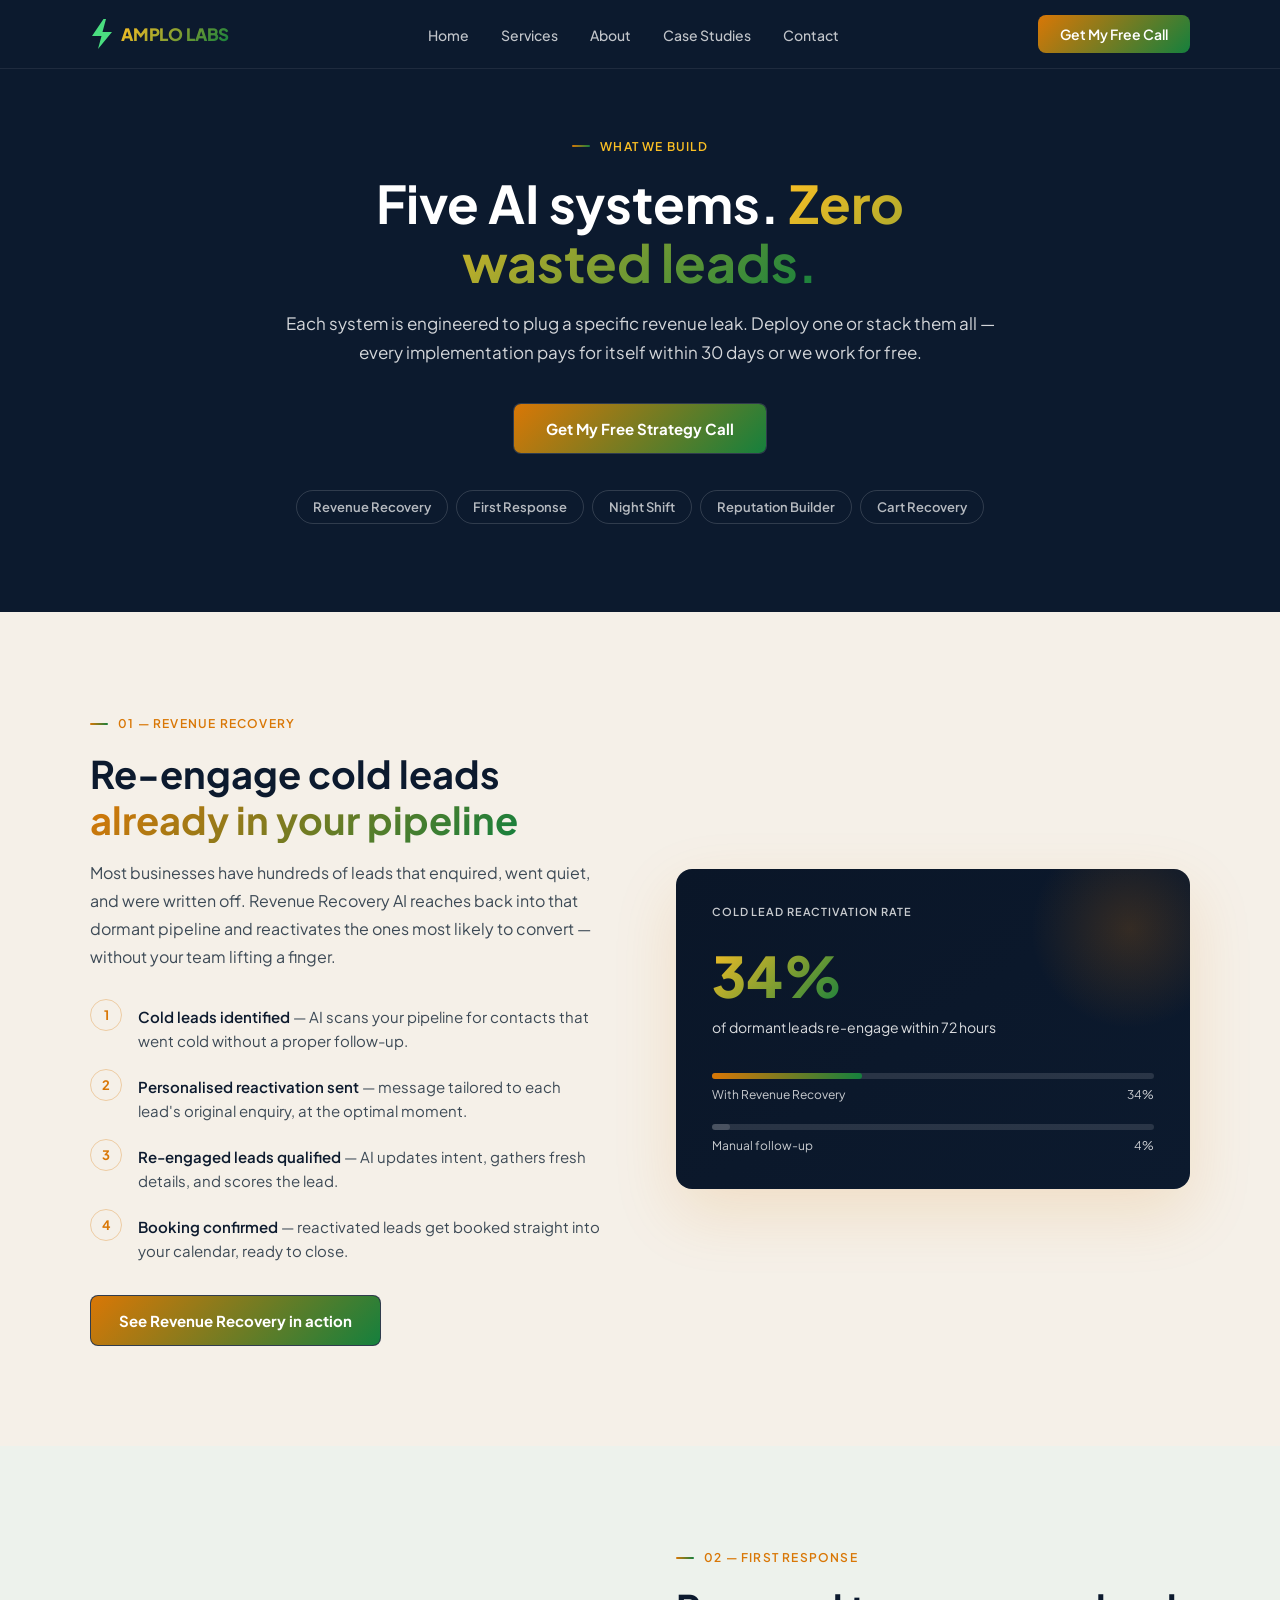
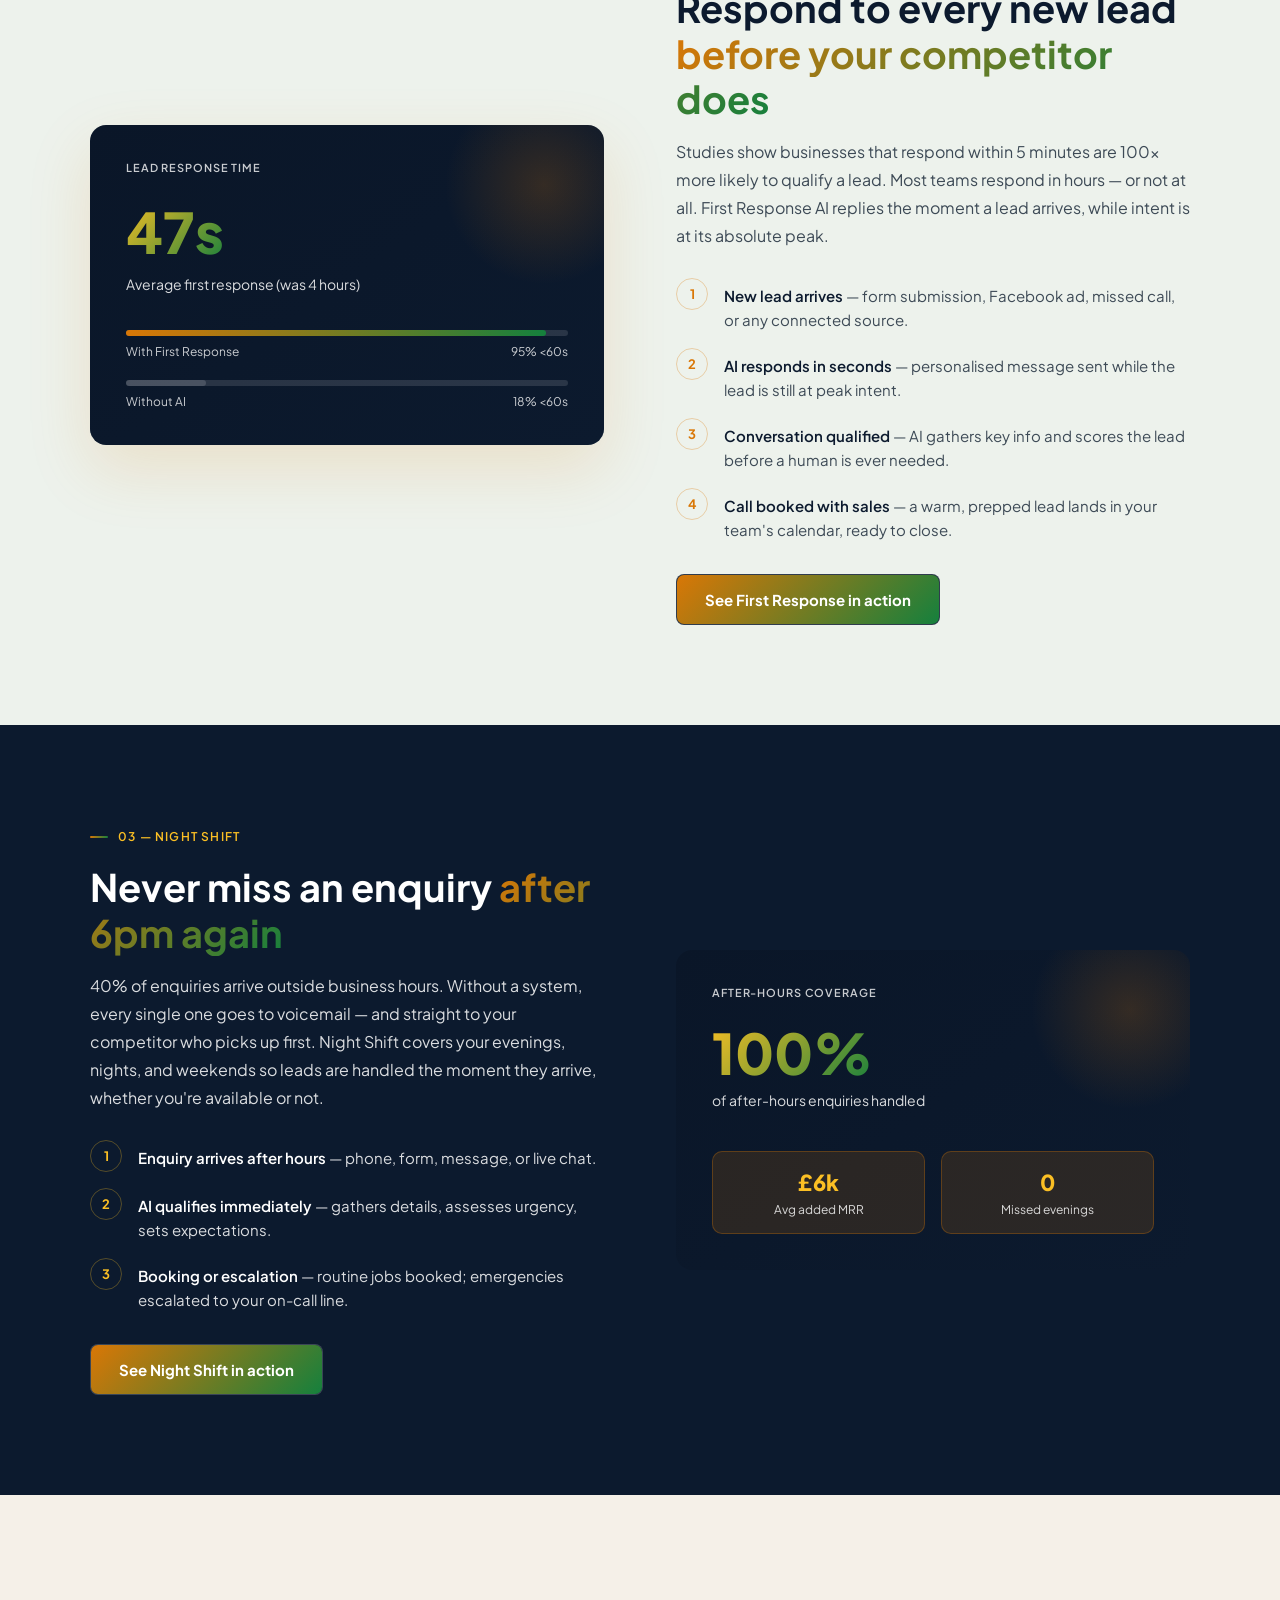
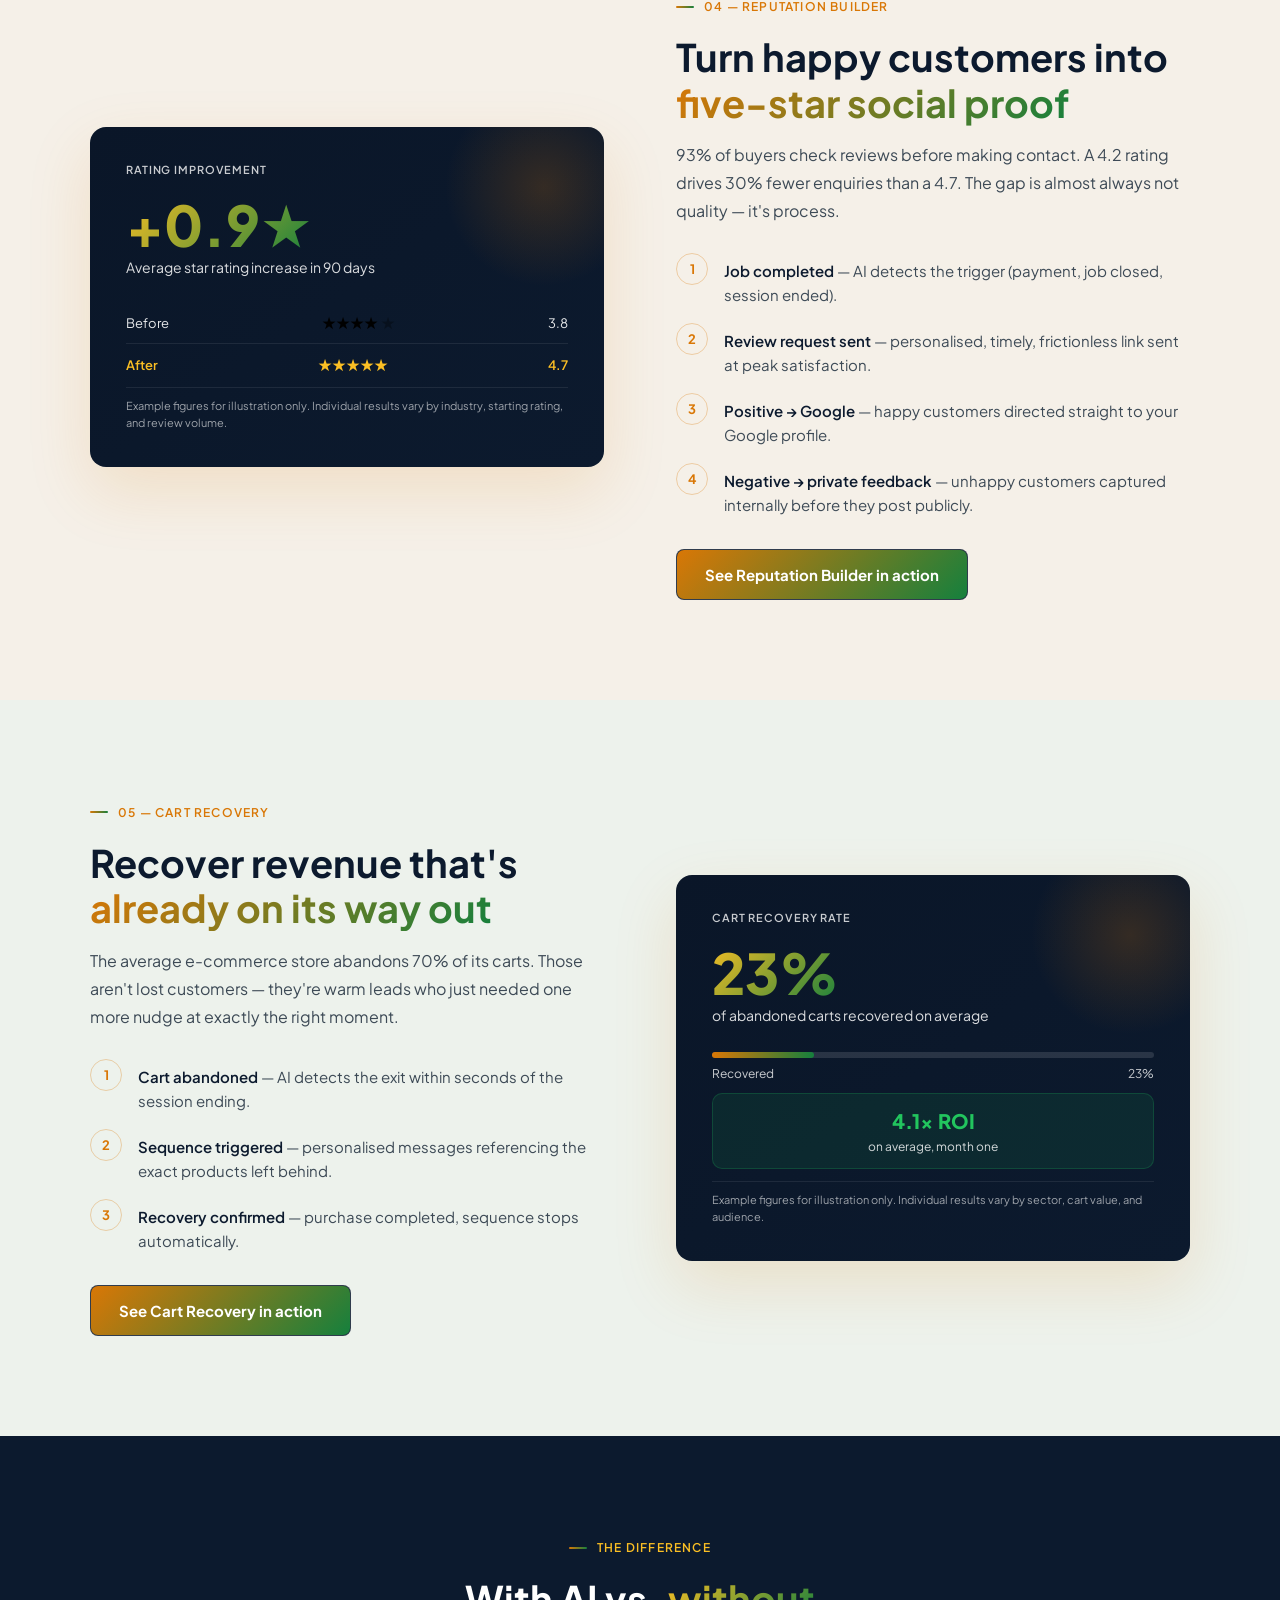
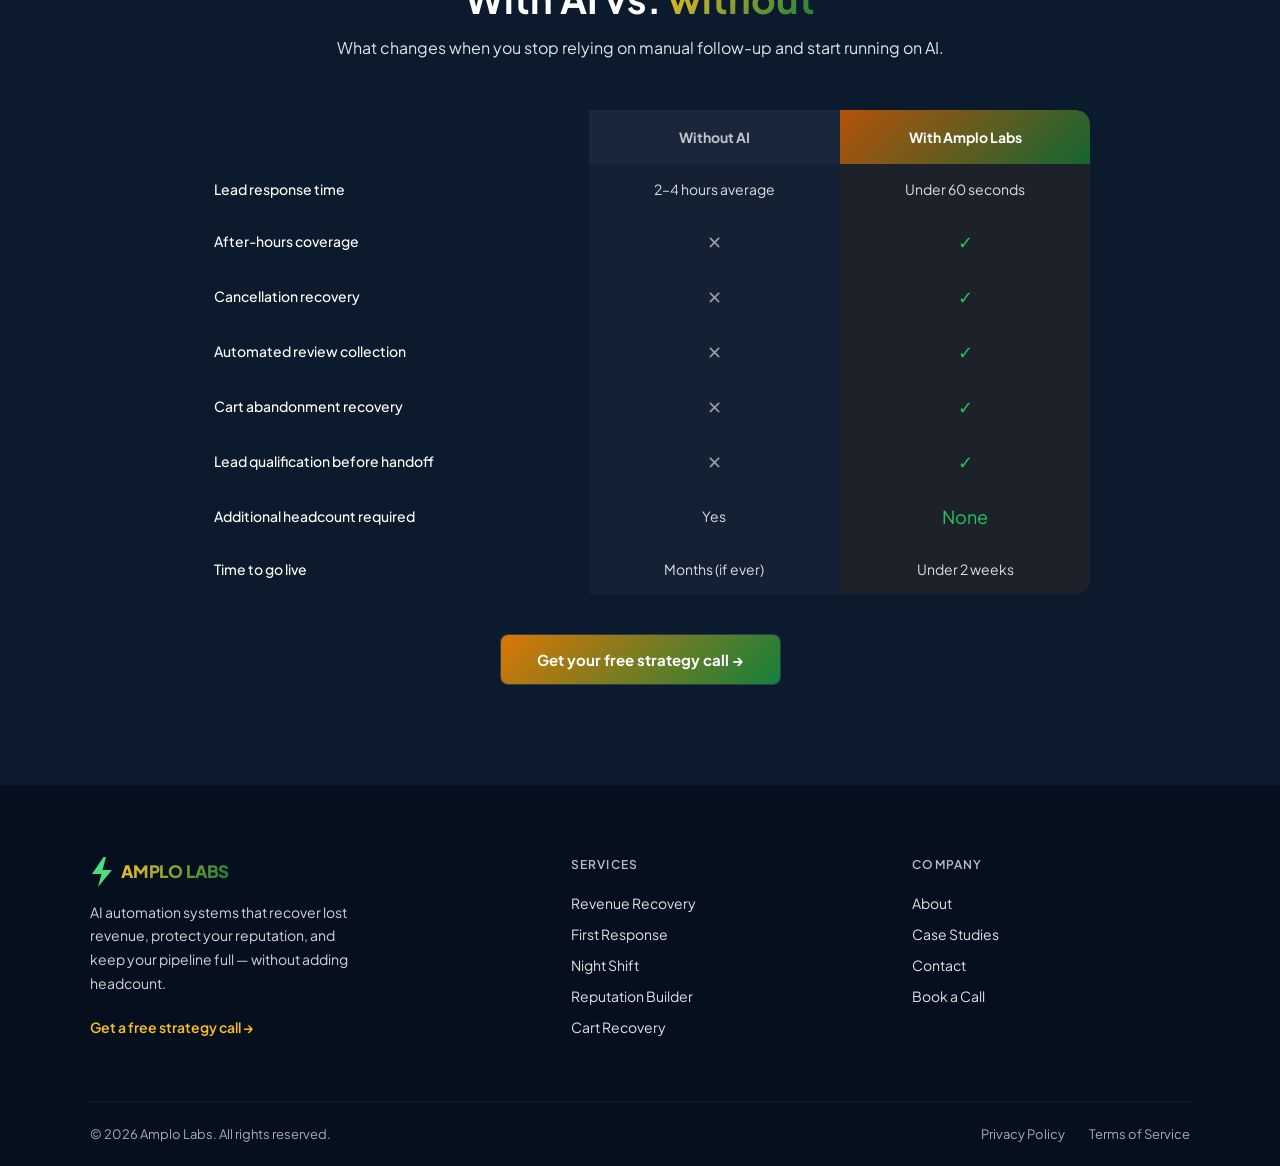
<file: ghl/services.html>
<!DOCTYPE html>
<html lang="en">
<head>
<meta name="robots" content="noindex, nofollow">
<meta charset="UTF-8">
<meta name="viewport" content="width=device-width, initial-scale=1.0">
<title>Services — Amplo Labs</title>
<link rel="preconnect" href="https://fonts.googleapis.com">
<link rel="preconnect" href="https://fonts.gstatic.com" crossorigin>
<link href="https://fonts.googleapis.com/css2?family=Plus+Jakarta+Sans:wght@400;600;700&display=swap" rel="stylesheet">
<style>
*{margin:0;padding:0;box-sizing:border-box}
html,body{overflow-x:hidden;font-family:'Plus Jakarta Sans',sans-serif;background:#f5f0e8}
.site-nav{position:fixed;top:0;left:0;right:0;z-index:100;padding:0 24px;background:#0c1a2e;box-shadow:0 1px 0 rgba(255,255,255,.08)}
.nav-inner{max-width:1100px;margin:0 auto;display:flex;align-items:center;justify-content:space-between;height:68px}
.nav-logo{font-size:18px;font-weight:800;color:#fff;text-decoration:none;letter-spacing:-.02em}
.nav-logo span{background:linear-gradient(135deg,#fbbf24,#15803d);-webkit-background-clip:text;-webkit-text-fill-color:transparent;background-clip:text}
.nav-links{display:flex;align-items:center;gap:32px;list-style:none}
.nav-links a{font-size:14px;font-weight:500;color:rgba(255,255,255,.75);text-decoration:none;position:relative;padding-bottom:2px;transition:color .2s}
.nav-links a::after{content:'';position:absolute;bottom:0;left:0;width:0;height:1.5px;background:linear-gradient(90deg,#d97706,#15803d);transition:width .25s}
.nav-links a:hover{color:#fff}
.nav-links a:hover::after{width:100%}
.nav-cta{position:relative;overflow:hidden;font-size:14px;font-weight:600;padding:10px 22px;border-radius:8px;color:#fff;background:#0f2040;text-decoration:none;transition:transform .2s;display:inline-block}
.nav-cta::before{content:'';position:absolute;inset:0;background:linear-gradient(135deg,#d97706,#15803d);opacity:1}
.nav-cta span{position:relative;z-index:1}
.nav-cta:hover{transform:translateY(-1px);box-shadow:0 6px 20px rgba(217,119,6,.4)}
.nav-hamburger{display:none;flex-direction:column;gap:5px;cursor:pointer;background:none;border:none;padding:4px}
.nav-hamburger span{display:block;width:22px;height:2px;background:#fff;border-radius:2px;transition:transform .3s,opacity .3s}
.nav-hamburger.open span:nth-child(1){transform:translateY(7px) rotate(45deg)}
.nav-hamburger.open span:nth-child(2){opacity:0}
.nav-hamburger.open span:nth-child(3){transform:translateY(-7px) rotate(-45deg)}
.nav-mobile{display:none;position:fixed;top:68px;left:0;right:0;bottom:0;background:#0c1a2e;padding:24px;z-index:99;flex-direction:column;gap:8px}
.nav-mobile.open{display:flex}
.nav-mobile a{font-size:18px;font-weight:600;color:rgba(255,255,255,.8);text-decoration:none;padding:14px 0;border-bottom:1px solid rgba(255,255,255,.06)}
.nav-mobile-cta{margin-top:16px;text-align:center;padding:16px 24px;border-radius:10px;font-weight:700;background:linear-gradient(135deg,#d97706,#15803d);color:#fff;font-size:16px;text-decoration:none}
@media(max-width:768px){.nav-links,.nav-cta{display:none}.nav-hamburger{display:flex}.svc-hero{padding-top:100px!important}}

/* ── SERVICES HERO ── */
.svc-hero{width:100vw;position:relative;left:50%;margin-left:-50vw;box-sizing:border-box;background:#0c1a2e;padding:130px 24px 88px;text-align:center}
.svc-hero-inner{max-width:720px;margin:0 auto}
.svc-eyebrow{display:inline-flex;align-items:center;gap:10px;font-size:12px;font-weight:600;letter-spacing:.1em;text-transform:uppercase;color:#fbbf24;margin-bottom:20px}
.svc-eyebrow::before{content:'';display:block;width:18px;height:2px;background:linear-gradient(90deg,#d97706,#15803d);border-radius:2px;flex-shrink:0}
.svc-hero h1{font-size:clamp(32px,5vw,52px);font-weight:700;line-height:1.15;color:#fff;margin:0 0 16px}
.svc-hero h1 span{background:linear-gradient(135deg,#fbbf24,#15803d);-webkit-background-clip:text;-webkit-text-fill-color:transparent;background-clip:text}
.svc-hero p{font-size:17px;line-height:1.7;color:rgba(255,255,255,.82);margin:0 0 36px}
.svc-hero-btn{position:relative;overflow:hidden;font-size:15px;font-weight:700;padding:15px 32px;border-radius:8px;color:#fff;background:#0c1a2e;border:1.5px solid rgba(255,255,255,.15);text-decoration:none;display:inline-block;transition:transform .2s}
.svc-hero-btn::before{content:'';position:absolute;inset:0;background:linear-gradient(135deg,#d97706,#15803d);opacity:1}
.svc-hero-btn span{position:relative;z-index:1}
.svc-hero-btn:hover{transform:translateY(-2px);box-shadow:0 8px 24px rgba(217,119,6,.4)}
.anchor-pills{display:flex;flex-wrap:wrap;gap:8px;justify-content:center;margin-top:32px}
.anchor-pill{font-size:13px;font-weight:600;padding:8px 16px;border-radius:100px;border:1px solid rgba(255,255,255,.15);color:rgba(255,255,255,.7);text-decoration:none;transition:all .2s}
.anchor-pill:hover{border-color:rgba(217,119,6,.6);color:#fbbf24;background:rgba(217,119,6,.1)}

/* ── SHARED SERVICE SECTION CSS ── */
.svc-light{width:100vw;position:relative;left:50%;margin-left:-50vw;box-sizing:border-box;background:#f5f0e8;padding:96px 24px}
.svc-lav{width:100vw;position:relative;left:50%;margin-left:-50vw;box-sizing:border-box;background:#edf2ec;padding:96px 24px}
.svc-dark{width:100vw;position:relative;left:50%;margin-left:-50vw;box-sizing:border-box;background:#0c1a2e;padding:96px 24px}
.svc-inner{max-width:1100px;margin:0 auto;display:grid;grid-template-columns:1fr 1fr;gap:72px;align-items:center}
.svc-inner.flip{direction:rtl}
.svc-inner.flip>*{direction:ltr}
.svc-label{display:inline-flex;align-items:center;gap:10px;font-size:12px;font-weight:600;letter-spacing:.1em;text-transform:uppercase;color:#d97706;margin-bottom:20px}
.svc-label::before{content:'';display:block;width:18px;height:2px;background:linear-gradient(90deg,#d97706,#15803d);border-radius:2px;flex-shrink:0}
.svc-dark .svc-label{color:#fbbf24}
.svc-text h2{font-size:clamp(26px,3.5vw,38px);font-weight:700;line-height:1.2;color:#0c1a2e;margin:0 0 16px}
.svc-dark .svc-text h2{color:#fff}
.svc-text h2 span{background:linear-gradient(135deg,#d97706,#15803d);-webkit-background-clip:text;-webkit-text-fill-color:transparent;background-clip:text}
.svc-text p{font-size:16px;line-height:1.75;color:#3d4a56;margin:0 0 28px}
.svc-dark .svc-text p{color:rgba(255,255,255,.85)}
.svc-steps{display:flex;flex-direction:column;gap:16px;margin-bottom:32px}
.svc-step{display:flex;align-items:flex-start;gap:16px}
.step-num{width:32px;height:32px;border-radius:50%;flex-shrink:0;border:1.5px solid rgba(217,119,6,.3);color:#d97706;font-size:13px;font-weight:700;display:flex;align-items:center;justify-content:center}
.svc-dark .step-num{border-color:rgba(251,191,36,.3);color:#fbbf24}
.step-text{font-size:15px;line-height:1.6;color:#3d4a56;padding-top:6px}
.svc-dark .step-text{color:rgba(255,255,255,.85)}
.step-text strong{color:#0c1a2e;font-weight:600}
.svc-dark .step-text strong{color:#fff}
.svc-btn{position:relative;overflow:hidden;font-size:15px;font-weight:700;padding:15px 28px;border-radius:8px;color:#fff;text-decoration:none;display:inline-block;transition:transform .2s;background:#0c1a2e;border:1.5px solid rgba(255,255,255,.15)}
.svc-light .svc-btn,.svc-lav .svc-btn{background:#0c1a2e}
.svc-dark .svc-btn{background:rgba(255,255,255,.08);border:1px solid rgba(255,255,255,.12)}
.svc-btn::before{content:'';position:absolute;inset:0;background:linear-gradient(135deg,#d97706,#15803d);opacity:1}
.svc-btn span{position:relative;z-index:1}
.svc-btn:hover{transform:translateY(-2px);box-shadow:0 8px 24px rgba(217,119,6,.4)}
.svc-graphic-card{background:linear-gradient(145deg,#0a1628,#0c1a2e);border-radius:16px;padding:36px;position:relative;overflow:hidden;min-height:320px;display:flex;flex-direction:column;justify-content:space-between}
.svc-light .svc-graphic-card,.svc-lav .svc-graphic-card{box-shadow:0 24px 64px rgba(217,119,6,.15)}
.svc-graphic-card::before{content:'';position:absolute;top:-40px;right:-40px;width:200px;height:200px;border-radius:50%;background:radial-gradient(circle,rgba(217,119,6,.2),transparent 70%)}
.svc-graphic-label{font-size:11px;font-weight:600;letter-spacing:.08em;text-transform:uppercase;color:rgba(255,255,255,.78);margin-bottom:20px}
.svc-graphic-stat{font-size:clamp(36px,5vw,56px);font-weight:800;color:#fff;line-height:1;margin-bottom:6px}
.svc-graphic-stat span{background:linear-gradient(135deg,#fbbf24,#15803d);-webkit-background-clip:text;-webkit-text-fill-color:transparent;background-clip:text}
.svc-graphic-sub{font-size:14px;color:rgba(255,255,255,.85);margin-bottom:28px}
.svc-graphic-bar-track{height:6px;background:rgba(255,255,255,.12);border-radius:3px;margin-bottom:8px}
.svc-graphic-bar-fill{height:6px;border-radius:3px;background:linear-gradient(90deg,#d97706,#15803d)}
.svc-graphic-bar-label{font-size:12px;color:rgba(255,255,255,.78);display:flex;justify-content:space-between}
@media(max-width:768px){.svc-inner{grid-template-columns:1fr;gap:40px}.svc-inner.flip{direction:ltr}}

/* ── COMPARISON TABLE ── */
.cmp-wrap{width:100vw;position:relative;left:50%;margin-left:-50vw;box-sizing:border-box;background:#0c1a2e;padding:96px 24px}
.cmp-inner{max-width:900px;margin:0 auto}
.cmp-head{text-align:center;margin-bottom:48px}
.cmp-eyebrow{display:inline-flex;align-items:center;gap:10px;font-size:12px;font-weight:600;letter-spacing:.1em;text-transform:uppercase;color:#fbbf24;margin-bottom:20px}
.cmp-eyebrow::before{content:'';display:block;width:18px;height:2px;background:linear-gradient(90deg,#d97706,#15803d);border-radius:2px}
.cmp-head h2{font-size:clamp(26px,3.5vw,38px);font-weight:700;color:#fff;margin:0 0 12px}
.cmp-head h2 span{background:linear-gradient(135deg,#fbbf24,#15803d);-webkit-background-clip:text;-webkit-text-fill-color:transparent;background-clip:text}
.cmp-head p{font-size:16px;color:rgba(255,255,255,.88);line-height:1.7}
.cmp-scroll{overflow-x:auto;-webkit-overflow-scrolling:touch;border-radius:14px}
.cmp-scroll::-webkit-scrollbar{height:4px}
.cmp-scroll::-webkit-scrollbar-track{background:rgba(255,255,255,.05);border-radius:2px}
.cmp-scroll::-webkit-scrollbar-thumb{background:rgba(217,119,6,.5);border-radius:2px}
.cmp-table{width:100%;min-width:560px;border-collapse:separate;border-spacing:0;border-radius:14px;overflow:hidden}
.cmp-table thead tr th{padding:18px 24px;font-size:14px;font-weight:700;text-align:left;white-space:nowrap}
.cmp-table thead tr th:first-child{background:#0c1a2e;color:rgba(255,255,255,.65);border-radius:14px 0 0 0;min-width:160px}
.cmp-table thead tr th:nth-child(2){background:rgba(255,255,255,.06);color:rgba(255,255,255,.72);text-align:center;min-width:130px}
.cmp-table thead tr th:last-child{background:linear-gradient(135deg,#b45309,#166534);color:#fff;text-align:center;border-radius:0 14px 0 0;min-width:130px}
.cmp-table tbody tr{border-bottom:1px solid rgba(255,255,255,.05)}
.cmp-table tbody tr:last-child{border:none}
.cmp-table tbody td{padding:16px 24px;font-size:14px;color:rgba(255,255,255,.85);vertical-align:middle}
.cmp-table tbody td:first-child{font-weight:500;color:#fff}
.cmp-table tbody td:nth-child(2){background:rgba(255,255,255,.03);text-align:center}
.cmp-table tbody td:last-child{background:rgba(217,119,6,.08);text-align:center}
.cmp-table tbody tr:last-child td:first-child{border-radius:0 0 0 14px}
.cmp-table tbody tr:last-child td:last-child{border-radius:0 0 14px 0}
.check{color:#22c55e;font-size:18px}
.cross{color:rgba(255,255,255,.55);font-size:18px}
.cmp-swipe-hint{display:none;text-align:center;font-size:12px;color:rgba(255,255,255,.68);margin-bottom:12px;letter-spacing:.04em}
.cmp-cta{text-align:center;margin-top:40px}
.cmp-btn{position:relative;overflow:hidden;font-size:15px;font-weight:700;padding:15px 36px;border-radius:8px;color:#fff;text-decoration:none;display:inline-block;transition:transform .2s;background:#0c1a2e;border:1.5px solid rgba(255,255,255,.15)}
.cmp-btn::before{content:'';position:absolute;inset:0;background:linear-gradient(135deg,#d97706,#15803d);opacity:1}
.cmp-btn span{position:relative;z-index:1}
.cmp-btn:hover{transform:translateY(-2px);box-shadow:0 8px 24px rgba(217,119,6,.4)}
@media(max-width:768px){
  .cmp-wrap{padding:72px 0}
  .cmp-head{padding:0 24px;margin-bottom:32px}
  .cmp-swipe-hint{display:block}
  .cmp-table thead tr th{padding:14px 16px;font-size:13px}
  .cmp-table tbody td{padding:14px 16px;font-size:13px}
  .cmp-cta{padding:0 24px}
}

/* FOOTER */
.footer-wrap{width:100vw;position:relative;left:50%;margin-left:-50vw;box-sizing:border-box;background:#060f1e;padding:72px 24px 0}
.footer-grid{max-width:1100px;margin:0 auto;display:grid;grid-template-columns:1.5fr 1fr 1fr;gap:64px;padding-bottom:64px}
.footer-brand-logo{font-size:18px;font-weight:800;color:#fff;letter-spacing:-.02em;margin-bottom:14px;display:block;text-decoration:none}
.footer-brand-logo span{background:linear-gradient(135deg,#fbbf24,#15803d);-webkit-background-clip:text;-webkit-text-fill-color:transparent;background-clip:text}
.footer-brand p{font-size:14px;line-height:1.7;color:rgba(255,255,255,.82);margin:0 0 20px;max-width:280px}
.footer-brand-link{font-size:14px;font-weight:600;color:#fbbf24;text-decoration:none;position:relative;padding-bottom:1px}
.footer-brand-link::after{content:'';position:absolute;bottom:0;left:0;width:0;height:1px;background:#fbbf24;transition:width .25s}
.footer-brand-link:hover::after{width:100%}
.footer-col h4{font-size:12px;font-weight:600;letter-spacing:.1em;text-transform:uppercase;color:rgba(255,255,255,.72);margin-bottom:20px}
.footer-col ul{list-style:none;display:flex;flex-direction:column;gap:10px}
.footer-col ul a{font-size:14px;color:rgba(255,255,255,.88);text-decoration:none;transition:color .2s}
.footer-col ul a:hover{color:#fff}
.footer-bar{max-width:1100px;margin:0 auto;padding:24px 0;border-top:1px solid rgba(255,255,255,.06);display:flex;justify-content:space-between;align-items:center;flex-wrap:wrap;gap:12px}
.footer-bar p{font-size:13px;color:rgba(255,255,255,.65)}
.footer-bar a{font-size:13px;color:rgba(255,255,255,.65);text-decoration:none;transition:color .2s}
.footer-bar a:hover{color:rgba(255,255,255,.75)}
@media(max-width:768px){.footer-grid{grid-template-columns:1fr;gap:40px}.footer-bar{flex-direction:column;text-align:center}}

/* ── GHL INLINE: shared critical CSS ── */
html{scroll-behavior:smooth}
.cta-micro{font-family:'Plus Jakarta Sans',sans-serif;font-size:13px;font-weight:500;margin-top:14px;letter-spacing:.01em;color:rgba(255,255,255,.45);text-align:center}
.svc-light .cta-micro,.svc-lav .cta-micro,.cs-cta .cta-micro,.calc-wrap .cta-micro,.home-svc-wrap .cta-micro,.stats-wrap .cta-micro,.story-wrap .cta-micro{color:rgba(61,74,86,.65)!important}
@keyframes ctaIdle{0%,65%{box-shadow:0 0 0 0 rgba(217,119,6,.45)}100%{box-shadow:0 0 0 18px rgba(217,119,6,0)}}
.cta-pulse{animation:ctaIdle 2.6s ease-out infinite;animation-delay:3s}
.sticky-cta{display:none;position:fixed;bottom:0;left:0;right:0;z-index:90;padding:12px 14px calc(12px + env(safe-area-inset-bottom));background:rgba(12,26,46,.92);backdrop-filter:blur(16px);-webkit-backdrop-filter:blur(16px);border-top:1px solid rgba(255,255,255,.08);transform:translateY(110%);transition:transform .4s cubic-bezier(.16,1,.3,1)}
.sticky-cta.visible{transform:translateY(0)}
.sticky-cta-btn{display:flex;align-items:center;justify-content:center;gap:10px;width:100%;padding:15px 20px;border-radius:10px;background:linear-gradient(135deg,#d97706,#15803d);color:#fff;font-family:'Plus Jakarta Sans',sans-serif;font-size:15px;font-weight:700;text-decoration:none;letter-spacing:-.01em;box-shadow:0 8px 32px rgba(217,119,6,.4)}
.sticky-cta-btn .arrow{display:inline-block;transition:transform .2s}
.sticky-cta-btn:active .arrow{transform:translateX(4px)}
.sticky-cta-sub{text-align:center;font-size:11px;color:rgba(255,255,255,.5);margin-top:6px;font-weight:500;letter-spacing:.02em}
@media(max-width:768px){body[data-page]:not([data-page="calendar"]) .sticky-cta{display:block}body[data-page]:not([data-page="calendar"]) .footer-wrap{padding-bottom:96px}}
@media(max-width:768px){.stats-inner{flex-wrap:nowrap!important;overflow-x:auto!important;justify-content:flex-start!important;padding:4px 0 12px!important;gap:8px!important;-webkit-overflow-scrolling:touch;scroll-snap-type:x proximity}.stats-inner::-webkit-scrollbar{display:none}.stat-pill{flex-shrink:0;scroll-snap-align:start}}
@media(max-width:768px){.svc-inner.flip{direction:ltr!important}.svc-inner.flip>*{direction:ltr!important}}
.cs-card-img{font-size:42px!important;background:linear-gradient(145deg,#0a1628,#0c1a2e)!important;position:relative}
.cs-card:nth-child(1) .cs-card-img::before,.cs-card:nth-child(4) .cs-card-img::before{background:rgba(217,119,6,.35)!important}
.cs-card:nth-child(2) .cs-card-img::before,.cs-card:nth-child(5) .cs-card-img::before{background:rgba(14,165,233,.2)!important}
.cs-card:nth-child(3) .cs-card-img::before,.cs-card:nth-child(6) .cs-card-img::before{background:rgba(21,128,61,.25)!important}
.cs-card-img .cs-emoji{position:relative;z-index:2;filter:drop-shadow(0 0 18px rgba(251,191,36,.6))}
.cs-card-img::before{content:'';position:absolute;width:90px;height:90px;border-radius:50%;top:50%;left:50%;transform:translate(-50%,-50%);z-index:1;border:1px solid rgba(255,255,255,.08)}
@media(max-width:768px){.cs-filters{flex-wrap:nowrap!important;overflow-x:auto!important;justify-content:flex-start!important;padding:16px 20px!important;gap:6px!important;-webkit-overflow-scrolling:touch}.cs-filters::-webkit-scrollbar{display:none}.cs-filter-btn{flex-shrink:0}}
@media(max-width:768px){.about-hero-wrap{padding-top:100px!important}.svc-hero{padding-top:100px!important}.cs-hero{padding-top:100px!important}.cal-hero{padding-top:100px!important}.demo-hero{padding-top:100px!important}}
.hero-text h1{text-wrap:balance}
@media(max-width:768px){.cmp-table{font-size:12px}.cmp-table thead tr th,.cmp-table tbody td{padding:12px 10px}.cmp-table thead tr th:nth-child(2),.cmp-table tbody td:nth-child(2){display:none}}
@media(max-width:768px){.footer-grid{grid-template-columns:1fr 1fr!important;gap:32px 24px!important}.footer-brand{grid-column:1/-1}}
.calc-left h2{text-wrap:balance}
.svc-icon{width:48px!important;height:48px!important;border-radius:12px!important}
.svc-card,.cs-card,.demo-info-card,.cal-step-card{transition:box-shadow .25s ease,transform .25s ease!important}
@media(max-width:768px){.hero-wrap{padding:100px 20px 60px!important}.hero-text h1{font-size:clamp(32px,8vw,44px)!important}.hero-text p{font-size:15px!important;margin-bottom:36px!important}.hero-btns{flex-direction:column!important;gap:10px!important}.hero-btn-primary,.hero-btn-secondary{width:100%!important;text-align:center!important;box-sizing:border-box!important}.hero-btn-primary::before{opacity:1!important}.hero-btn-secondary{border-color:rgba(255,255,255,.28)!important}}
@media(max-width:768px){.svc-light,.svc-lav,.svc-dark{padding:64px 20px!important}.svc-inner{gap:36px!important}}
@media(min-width:600px) and (max-width:900px){.cs-grid{grid-template-columns:repeat(2,1fr)!important}}
.stats-wrap{padding:32px 24px!important}.stat-pill{padding:10px 20px!important;gap:10px!important}
@media(max-width:768px){.h-scroll{display:flex!important;overflow-x:auto!important;scroll-snap-type:x mandatory;gap:14px!important;padding-bottom:20px!important;grid-template-columns:unset!important;-webkit-overflow-scrolling:touch}.h-scroll>*{flex:0 0 83vw!important;scroll-snap-align:start}.h-scroll::-webkit-scrollbar{display:none}}
</style>
</head>
<body>

<nav class="site-nav">
  <div class="nav-inner">
    <a href="index.html" class="nav-logo">Amplo <span>Labs</span></a>
    <ul class="nav-links">
      <li><a href="index.html">Home</a></li>
      <li><a href="services.html">Services</a></li>
      <li><a href="about.html">About</a></li>
      <li><a href="case-studies.html">Case Studies</a></li>
      <li><a href="contact.html">Contact</a></li>
    </ul>
    <a href="calendar.html" class="nav-cta"><span>Book a Call</span></a>
    <button class="nav-hamburger" id="navHamburger"><span></span><span></span><span></span></button>
  </div>
</nav>
<div class="nav-mobile" id="navMobile">
  <a href="index.html">Home</a><a href="services.html">Services</a><a href="about.html">About</a>
  <a href="case-studies.html">Case Studies</a><a href="contact.html">Contact</a>
  <a href="calendar.html" class="nav-mobile-cta">Book a Call</a>
</div>

<!-- SERVICES HERO -->
<div class="svc-hero">
  <div class="svc-hero-inner">
    <div class="svc-eyebrow">What we build</div>
    <h1>Five AI systems. <span>Zero wasted leads.</span></h1>
    <p>Each system is engineered to plug a specific revenue leak. Deploy one or stack them all — every implementation pays for itself within 30 days or we work for free.</p>
    <a href="calendar.html" class="svc-hero-btn"><span>Book a Free Strategy Call</span></a>
    <div class="anchor-pills">
      <a href="#revenue-recovery" class="anchor-pill">Revenue Recovery</a>
      <a href="#first-response" class="anchor-pill">First Response</a>
      <a href="#night-shift" class="anchor-pill">Night Shift</a>
      <a href="#reputation-builder" class="anchor-pill">Reputation Builder</a>
      <a href="#cart-recovery" class="anchor-pill">Cart Recovery</a>
    </div>
  </div>
</div>

<!-- SERVICE 1: DONE BY ROB -->
<div class="svc-light" id="revenue-recovery">
  <div class="svc-inner">
    <div class="svc-text">
      <div class="svc-label">01 — Revenue Recovery</div>
      <h2>Re-engage cold leads <span>already in your pipeline</span></h2>
      <p>Most businesses have hundreds of leads that enquired, went quiet, and were written off. Revenue Recovery AI reaches back into that dormant pipeline and reactivates the ones most likely to convert — without your team lifting a finger.</p>
      <div class="svc-steps">
        <div class="svc-step"><div class="step-num">1</div><div class="step-text"><strong>Cold leads identified</strong> — AI scans your pipeline for contacts that went cold without a proper follow-up.</div></div>
        <div class="svc-step"><div class="step-num">2</div><div class="step-text"><strong>Personalised reactivation sent</strong> — message tailored to each lead's original enquiry, at the optimal moment.</div></div>
        <div class="svc-step"><div class="step-num">3</div><div class="step-text"><strong>Re-engaged leads qualified</strong> — AI updates intent, gathers fresh details, and scores the lead.</div></div>
        <div class="svc-step"><div class="step-num">4</div><div class="step-text"><strong>Booking confirmed</strong> — reactivated leads get booked straight into your calendar, ready to close.</div></div>
      </div>
      <a href="calendar.html" class="svc-btn"><span>See Revenue Recovery in action</span></a>
    </div>
    <div class="svc-graphic-card">
      <div class="svc-graphic-label">Cold lead reactivation rate</div>
      <div class="svc-graphic-stat"><span>34%</span></div>
      <div class="svc-graphic-sub">of dormant leads re-engage within 72 hours</div>
      <div>
        <div class="svc-graphic-bar-track"><div class="svc-graphic-bar-fill" style="width:34%"></div></div>
        <div class="svc-graphic-bar-label"><span>With Revenue Recovery</span><span>34%</span></div>
      </div>
      <div style="margin-top:12px">
        <div class="svc-graphic-bar-track"><div class="svc-graphic-bar-fill" style="width:4%;background:rgba(255,255,255,.15)"></div></div>
        <div class="svc-graphic-bar-label"><span>Manual follow-up</span><span>4%</span></div>
      </div>
    </div>
  </div>
</div>

<!-- SERVICE 2: SPEED TO LEAD -->
<div class="svc-lav" id="first-response">
  <div class="svc-inner flip">
    <div class="svc-text">
      <div class="svc-label">02 — First Response</div>
      <h2>Respond to every new lead <span>before your competitor does</span></h2>
      <p>Studies show businesses that respond within 5 minutes are 100× more likely to qualify a lead. Most teams respond in hours — or not at all. First Response AI replies the moment a lead arrives, while intent is at its absolute peak.</p>
      <div class="svc-steps">
        <div class="svc-step"><div class="step-num">1</div><div class="step-text"><strong>New lead arrives</strong> — form submission, Facebook ad, missed call, or any connected source.</div></div>
        <div class="svc-step"><div class="step-num">2</div><div class="step-text"><strong>AI responds in seconds</strong> — personalised message sent while the lead is still at peak intent.</div></div>
        <div class="svc-step"><div class="step-num">3</div><div class="step-text"><strong>Conversation qualified</strong> — AI gathers key info and scores the lead before a human is ever needed.</div></div>
        <div class="svc-step"><div class="step-num">4</div><div class="step-text"><strong>Call booked with sales</strong> — a warm, prepped lead lands in your team's calendar, ready to close.</div></div>
      </div>
      <a href="calendar.html" class="svc-btn"><span>See First Response in action</span></a>
    </div>
    <div class="svc-graphic-card">
      <div class="svc-graphic-label">Lead response time</div>
      <div class="svc-graphic-stat"><span>47s</span></div>
      <div class="svc-graphic-sub">Average first response (was 4 hours)</div>
      <div>
        <div class="svc-graphic-bar-track"><div class="svc-graphic-bar-fill" style="width:95%"></div></div>
        <div class="svc-graphic-bar-label"><span>With First Response</span><span>95% &lt;60s</span></div>
      </div>
      <div style="margin-top:12px">
        <div class="svc-graphic-bar-track"><div class="svc-graphic-bar-fill" style="width:18%;background:rgba(255,255,255,.15)"></div></div>
        <div class="svc-graphic-bar-label"><span>Without AI</span><span>18% &lt;60s</span></div>
      </div>
    </div>
  </div>
</div>

<!-- SERVICE 3: OUT OF HOURS -->
<div class="svc-dark" id="night-shift">
  <div class="svc-inner">
    <div class="svc-text">
      <div class="svc-label">03 — Night Shift</div>
      <h2>Never miss an enquiry <span>after 6pm again</span></h2>
      <p>40% of enquiries arrive outside business hours. Without a system, every single one goes to voicemail — and straight to your competitor who picks up first. Night Shift covers your evenings, nights, and weekends so leads are handled the moment they arrive, whether you're available or not.</p>
      <div class="svc-steps">
        <div class="svc-step"><div class="step-num">1</div><div class="step-text"><strong>Enquiry arrives after hours</strong> — phone, form, message, or live chat.</div></div>
        <div class="svc-step"><div class="step-num">2</div><div class="step-text"><strong>AI qualifies immediately</strong> — gathers details, assesses urgency, sets expectations.</div></div>
        <div class="svc-step"><div class="step-num">3</div><div class="step-text"><strong>Booking or escalation</strong> — routine jobs booked; emergencies escalated to your on-call line.</div></div>
      </div>
      <a href="calendar.html" class="svc-btn"><span>See Night Shift in action</span></a>
    </div>
    <div class="svc-graphic-card">
      <div class="svc-graphic-label">After-hours coverage</div>
      <div class="svc-graphic-stat"><span>100%</span></div>
      <div class="svc-graphic-sub">of after-hours enquiries handled</div>
      <div style="display:grid;grid-template-columns:1fr 1fr;gap:16px;margin-top:8px">
        <div style="background:rgba(217,119,6,.15);border:1px solid rgba(217,119,6,.3);border-radius:10px;padding:16px;text-align:center">
          <div style="font-size:22px;font-weight:800;color:#fbbf24">£6k</div>
          <div style="font-size:12px;color:rgba(255,255,255,.82);margin-top:6px">Avg added MRR</div>
        </div>
        <div style="background:rgba(217,119,6,.15);border:1px solid rgba(217,119,6,.3);border-radius:10px;padding:16px;text-align:center">
          <div style="font-size:22px;font-weight:800;color:#fbbf24">0</div>
          <div style="font-size:12px;color:rgba(255,255,255,.82);margin-top:6px">Missed evenings</div>
        </div>
      </div>
    </div>
  </div>
</div>

<!-- SERVICE 4: GOOGLE REVIEWS -->
<div class="svc-light" id="reputation-builder">
  <div class="svc-inner flip">
    <div class="svc-text">
      <div class="svc-label">04 — Reputation Builder</div>
      <h2>Turn happy customers into <span>five-star social proof</span></h2>
      <p>93% of buyers check reviews before making contact. A 4.2 rating drives 30% fewer enquiries than a 4.7. The gap is almost always not quality — it's process.</p>
      <div class="svc-steps">
        <div class="svc-step"><div class="step-num">1</div><div class="step-text"><strong>Job completed</strong> — AI detects the trigger (payment, job closed, session ended).</div></div>
        <div class="svc-step"><div class="step-num">2</div><div class="step-text"><strong>Review request sent</strong> — personalised, timely, frictionless link sent at peak satisfaction.</div></div>
        <div class="svc-step"><div class="step-num">3</div><div class="step-text"><strong>Positive → Google</strong> — happy customers directed straight to your Google profile.</div></div>
        <div class="svc-step"><div class="step-num">4</div><div class="step-text"><strong>Negative → private feedback</strong> — unhappy customers captured internally before they post publicly.</div></div>
      </div>
      <a href="calendar.html" class="svc-btn"><span>See Reputation Builder in action</span></a>
    </div>
    <div class="svc-graphic-card">
      <div class="svc-graphic-label">Rating improvement</div>
      <div class="svc-graphic-stat"><span>+0.9★</span></div>
      <div class="svc-graphic-sub">Average star rating increase in 90 days</div>
      <div style="display:flex;flex-direction:column;gap:10px;margin-top:8px">
        <div style="display:flex;align-items:center;justify-content:space-between">
          <span style="font-size:13px;color:rgba(255,255,255,.90)">Before</span>
          <div style="display:flex;gap:3px">★★★★<span style="opacity:.3">★</span></div>
          <span style="font-size:13px;color:rgba(255,255,255,.90)">3.8</span>
        </div>
        <div style="height:1px;background:rgba(255,255,255,.08)"></div>
        <div style="display:flex;align-items:center;justify-content:space-between">
          <span style="font-size:13px;color:#fbbf24;font-weight:600">After</span>
          <div style="display:flex;gap:3px;color:#fbbf24">★★★★★</div>
          <span style="font-size:13px;color:#fbbf24;font-weight:600">4.7</span>
        </div>
      </div>
      <div style="margin-top:12px;padding-top:10px;border-top:1px solid rgba(255,255,255,.08);font-size:11px;color:rgba(255,255,255,.6);line-height:1.5">Example figures for illustration only. Individual results vary by industry, starting rating, and review volume.</div>
    </div>
  </div>
</div>

<!-- SERVICE 5: ABANDONED CART -->
<div class="svc-lav" id="cart-recovery">
  <div class="svc-inner">
    <div class="svc-text">
      <div class="svc-label">05 — Cart Recovery</div>
      <h2>Recover revenue that's <span>already on its way out</span></h2>
      <p>The average e-commerce store abandons 70% of its carts. Those aren't lost customers — they're warm leads who just needed one more nudge at exactly the right moment.</p>
      <div class="svc-steps">
        <div class="svc-step"><div class="step-num">1</div><div class="step-text"><strong>Cart abandoned</strong> — AI detects the exit within seconds of the session ending.</div></div>
        <div class="svc-step"><div class="step-num">2</div><div class="step-text"><strong>Sequence triggered</strong> — personalised messages referencing the exact products left behind.</div></div>
        <div class="svc-step"><div class="step-num">3</div><div class="step-text"><strong>Recovery confirmed</strong> — purchase completed, sequence stops automatically.</div></div>
      </div>
      <a href="calendar.html" class="svc-btn"><span>See Cart Recovery in action</span></a>
    </div>
    <div class="svc-graphic-card">
      <div class="svc-graphic-label">Cart recovery rate</div>
      <div class="svc-graphic-stat"><span>23%</span></div>
      <div class="svc-graphic-sub">of abandoned carts recovered on average</div>
      <div>
        <div class="svc-graphic-bar-track"><div class="svc-graphic-bar-fill" style="width:23%"></div></div>
        <div class="svc-graphic-bar-label"><span>Recovered</span><span>23%</span></div>
      </div>
      <div style="margin-top:12px">
        <div style="background:rgba(34,197,94,.1);border:1px solid rgba(34,197,94,.2);border-radius:10px;padding:14px;text-align:center">
          <div style="font-size:20px;font-weight:800;color:#22c55e">4.1× ROI</div>
          <div style="font-size:12px;color:rgba(255,255,255,.82);margin-top:6px">on average, month one</div>
        </div>
      </div>
      <div style="margin-top:12px;padding-top:10px;border-top:1px solid rgba(255,255,255,.08);font-size:11px;color:rgba(255,255,255,.6);line-height:1.5">Example figures for illustration only. Individual results vary by sector, cart value, and audience.</div>
    </div>
  </div>
</div>

<!-- COMPARISON TABLE -->
<div class="cmp-wrap">
  <div class="cmp-inner">
    <div class="cmp-head">
      <div class="cmp-eyebrow">The difference</div>
      <h2>With AI vs. <span>without</span></h2>
      <p>What changes when you stop relying on manual follow-up and start running on AI.</p>
    </div>
    <p class="cmp-swipe-hint">← swipe to compare →</p>
    <div class="cmp-scroll">
    <table class="cmp-table">
      <thead>
        <tr>
          <th></th>
          <th>Without AI</th>
          <th>With Amplo Labs</th>
        </tr>
      </thead>
      <tbody>
        <tr>
          <td>Lead response time</td>
          <td>2–4 hours average</td>
          <td>Under 60 seconds</td>
        </tr>
        <tr>
          <td>After-hours coverage</td>
          <td><span class="cross">✕</span></td>
          <td><span class="check">✓</span></td>
        </tr>
        <tr>
          <td>Cancellation recovery</td>
          <td><span class="cross">✕</span></td>
          <td><span class="check">✓</span></td>
        </tr>
        <tr>
          <td>Automated review collection</td>
          <td><span class="cross">✕</span></td>
          <td><span class="check">✓</span></td>
        </tr>
        <tr>
          <td>Cart abandonment recovery</td>
          <td><span class="cross">✕</span></td>
          <td><span class="check">✓</span></td>
        </tr>
        <tr>
          <td>Lead qualification before handoff</td>
          <td><span class="cross">✕</span></td>
          <td><span class="check">✓</span></td>
        </tr>
        <tr>
          <td>Additional headcount required</td>
          <td>Yes</td>
          <td><span class="check">None</span></td>
        </tr>
        <tr>
          <td>Time to go live</td>
          <td>Months (if ever)</td>
          <td>Under 2 weeks</td>
        </tr>
      </tbody>
    </table>
    </div>
    <div class="cmp-cta">
      <a href="calendar.html" class="cmp-btn"><span>Get your free strategy call →</span></a>
    </div>
  </div>
</div>

<footer class="footer-wrap">
  <div class="footer-grid">
    <div class="footer-brand">
      <a href="index.html" class="footer-brand-logo">Amplo <span>Labs</span></a>
      <p>AI automation systems that recover lost revenue, protect your reputation, and keep your pipeline full — without adding headcount.</p>
      <a href="calendar.html" class="footer-brand-link">Book a strategy call →</a>
    </div>
    <div class="footer-col">
      <h4>Services</h4>
      <ul>
        <li><a href="#revenue-recovery">Revenue Recovery</a></li>
        <li><a href="#first-response">First Response</a></li>
        <li><a href="#night-shift">Night Shift</a></li>
        <li><a href="#reputation-builder">Reputation Builder</a></li>
        <li><a href="#cart-recovery">Cart Recovery</a></li>
      </ul>
    </div>
    <div class="footer-col">
      <h4>Company</h4>
      <ul>
        <li><a href="about.html">About</a></li>
        <li><a href="case-studies.html">Case Studies</a></li>
        <li><a href="contact.html">Contact</a></li>
        <li><a href="calendar.html">Book a Call</a></li>
      </ul>
    </div>
  </div>
  <div class="footer-bar">
    <p>© 2026 Amplo Labs. All rights reserved.</p>
    <div style="display:flex;gap:24px"><a href="#">Privacy Policy</a><a href="#">Terms of Service</a></div>
  </div>
</footer>

<script>
const ham = document.getElementById('navHamburger');
const mob = document.getElementById('navMobile');
ham.addEventListener('click', () => { ham.classList.toggle('open'); mob.classList.toggle('open'); });
</script>

<script>
(()=>{'use strict';
const cm={'Book a Call':'Get My Free Call','Book a Free Strategy Call':'Get My Free Strategy Call','Book a Free 30-Min Session':'Get My Free 30-Min Session','Get Your Free Strategy Call':'Get My Free Strategy Call','Book a free 30-min session →':'Get my free 30-min session →','Book a strategy call →':'Get a free strategy call →'};
document.querySelectorAll('.nav-cta span,.nav-mobile-cta,.hero-btn-primary span,.cta-fin-primary span,.about-cta-primary span,.about-hero-btn-p span,.svc-hero-btn span,.cs-cta-btn span,.about-cta-btn span,.footer-brand-link').forEach(el=>{const t=el.textContent.trim();if(cm[t])el.textContent=cm[t];});
[{sel:'.hero-btns',txt:'No pitch · No pressure · 30 mins'},{sel:'.cta-finale-btns',txt:'⭐ 4.9 from 247 calls · 30 mins'},{sel:'.about-hero-btns',txt:'No pitch · No pressure · 30 mins'},{sel:'.about-cta-btns',txt:'⭐ 4.9 from 247 calls'}].forEach(({sel,txt})=>{document.querySelectorAll(sel).forEach(c=>{if(c.nextElementSibling?.classList.contains('cta-micro'))return;const m=document.createElement('p');m.className='cta-micro';m.textContent=txt;c.parentNode.insertBefore(m,c.nextSibling);});});
document.querySelectorAll('.calc-cta-btn').forEach(b=>{if(b.nextElementSibling?.classList.contains('cta-micro'))return;const m=document.createElement('p');m.className='cta-micro';m.style.color='rgba(255,255,255,.75)';m.textContent='No pitch · 30 mins';b.parentNode.insertBefore(m,b.nextSibling);});
document.querySelectorAll('.cs-cta-btn').forEach(b=>{if(b.nextElementSibling?.classList.contains('cta-micro'))return;const m=document.createElement('p');m.className='cta-micro';m.style.color='rgba(61,74,86,.65)';m.textContent='No pitch · 30 mins';b.parentNode.insertBefore(m,b.nextSibling);});
document.querySelectorAll('.hero-btn-primary,.cta-fin-primary,.about-cta-primary,.cs-cta-btn').forEach(el=>el.classList.add('cta-pulse'));
if(!document.body.dataset.page){const p=location.pathname.split('/').pop().replace('.html','')||'index';document.body.dataset.page=p;}
if(document.body.dataset.page!=='calendar'){const s=document.createElement('div');s.className='sticky-cta';s.innerHTML=`<a href="calendar.html" class="sticky-cta-btn"><span>Get my free 30-min strategy call</span><span class="arrow">→</span></a><div class="sticky-cta-sub">⭐ 4.9 · No pitch · 30 mins</div>`;document.body.appendChild(s);const r=()=>{if(window.scrollY>600){s.classList.add('visible');window.removeEventListener('scroll',r);}};window.addEventListener('scroll',r,{passive:true});}
const bolt=`<svg width="22" height="30" viewBox="0 0 22 30" fill="none" xmlns="http://www.w3.org/2000/svg" aria-hidden="true" style="flex-shrink:0;display:block"><path d="M13.5 0L2 17h9.5L8 30 22 13h-9.5L16 0z" fill="#4ADE80"/></svg>`;
const li=`${bolt}<span style="font-family:'Plus Jakarta Sans',sans-serif;font-weight:800;font-size:17px;letter-spacing:-.01em;color:#fff;line-height:1">AMPLO LABS</span>`;
document.querySelectorAll('.nav-logo,.footer-brand-logo').forEach(el=>{el.style.cssText+=';display:flex;align-items:center;gap:9px;';el.innerHTML=li;});
if(window.innerWidth<=768){const g=document.querySelector('.cs-grid');if(g)g.classList.add('h-scroll');}
const sv=[`<svg viewBox="0 0 24 24" width="22" height="22" fill="none"><path d="M13 2L4 14h8.5L9 22l11-13h-8.5L13 2z" fill="#d97706"/></svg>`,`<svg viewBox="0 0 24 24" width="22" height="22" fill="none" stroke="#d97706" stroke-width="1.5" stroke-linecap="round" stroke-linejoin="round"><rect x="3" y="4" width="18" height="18" rx="2"/><path d="M3 9h18M8 2v4M16 2v4M8 13h.01M12 13h.01M16 13h.01M8 17h.01M12 17h.01"/></svg>`,`<svg viewBox="0 0 24 24" width="22" height="22" fill="none" stroke="#d97706" stroke-width="1.5" stroke-linecap="round"><path d="M21 12.79A9 9 0 1111.21 3 7 7 0 0021 12.79z"/></svg>`,`<svg viewBox="0 0 24 24" width="22" height="22" fill="none" stroke="#d97706" stroke-width="1.5" stroke-linecap="round" stroke-linejoin="round"><polygon points="12 2 15.09 8.26 22 9.27 17 14.14 18.18 21.02 12 17.77 5.82 21.02 7 14.14 2 9.27 8.91 8.26 12 2"/></svg>`,`<svg viewBox="0 0 24 24" width="22" height="22" fill="none" stroke="#d97706" stroke-width="1.5" stroke-linecap="round" stroke-linejoin="round"><path d="M6 2L3 6v14a2 2 0 002 2h14a2 2 0 002-2V6L18 2z"/><line x1="3" y1="6" x2="21" y2="6"/><path d="M16 10a4 4 0 01-8 0"/></svg>`,`<svg viewBox="0 0 24 24" width="22" height="22" fill="none" stroke="#d97706" stroke-width="1.5" stroke-linecap="round" stroke-linejoin="round"><polygon points="12 2 2 7 12 12 22 7 12 2"/><polyline points="2 17 12 22 22 17"/><polyline points="2 12 12 17 22 12"/></svg>`];
document.querySelectorAll('.home-svc-grid .svc-icon').forEach((el,i)=>{if(sv[i])el.innerHTML=sv[i];});
})();
</script>
</body>
</html>
</file>
<file: shared.css>
/* ── SMOOTH SCROLL ── */
html { scroll-behavior: smooth; }

/* ══════════════════════════════════════════
   CRE CONVERSION ELEMENTS
══════════════════════════════════════════ */

/* Micro-copy under primary CTAs */
.cta-micro {
  font-family: 'Plus Jakarta Sans', sans-serif;
  font-size: 13px;
  font-weight: 500;
  margin-top: 14px;
  letter-spacing: 0.01em;
  color: rgba(255,255,255,0.45);
  text-align: center;
}
.svc-light .cta-micro,
.svc-lav .cta-micro,
.cs-cta .cta-micro,
.calc-wrap .cta-micro,
.home-svc-wrap .cta-micro,
.stats-wrap .cta-micro,
.story-wrap .cta-micro { color: rgba(61,74,86,0.65) !important; }

/* Pulse glow around primary CTAs (subtle, idle attention) */
@keyframes ctaIdle {
  0%, 65%   { box-shadow: 0 0 0 0    rgba(217,119,6,0.45); }
  100%      { box-shadow: 0 0 0 18px rgba(217,119,6,0); }
}
.cta-pulse {
  animation: ctaIdle 2.6s ease-out infinite;
  animation-delay: 3s;
}

/* Sticky mobile bottom CTA */
.sticky-cta {
  display: none;
  position: fixed;
  bottom: 0; left: 0; right: 0;
  z-index: 90;
  padding: 12px 14px calc(12px + env(safe-area-inset-bottom));
  background: rgba(12,26,46,0.92);
  backdrop-filter: blur(16px);
  -webkit-backdrop-filter: blur(16px);
  border-top: 1px solid rgba(255,255,255,0.08);
  transform: translateY(110%);
  transition: transform 0.4s cubic-bezier(0.16,1,0.3,1);
}
.sticky-cta.visible { transform: translateY(0); }
.sticky-cta-btn {
  display: flex; align-items: center; justify-content: center; gap: 10px;
  width: 100%;
  padding: 15px 20px;
  border-radius: 10px;
  background: linear-gradient(135deg, #d97706, #15803d);
  color: #fff;
  font-family: 'Plus Jakarta Sans', sans-serif;
  font-size: 15px; font-weight: 700;
  text-decoration: none;
  letter-spacing: -0.01em;
  box-shadow: 0 8px 32px rgba(217,119,6,0.4);
}
.sticky-cta-btn .arrow {
  display: inline-block;
  transition: transform 0.2s;
}
.sticky-cta-btn:active .arrow { transform: translateX(4px); }
.sticky-cta-sub {
  text-align: center;
  font-size: 11px;
  color: rgba(255,255,255,0.5);
  margin-top: 6px;
  font-weight: 500;
  letter-spacing: 0.02em;
}
@media (max-width: 768px) {
  body[data-page]:not([data-page="calendar"]) .sticky-cta { display: block; }
  /* Prevent footer overlap */
  body[data-page]:not([data-page="calendar"]) .footer-wrap { padding-bottom: 96px; }
}



/* ══════════════════════════════════════════
   TARGETED FIXES
══════════════════════════════════════════ */

/* 1 ── FIX: mobile stats bar horizontal scroll */
@media (max-width: 768px) {
  .stats-inner {
    flex-wrap: nowrap !important;
    overflow-x: auto !important;
    justify-content: flex-start !important;
    padding: 4px 0 12px !important;
    gap: 8px !important;
    -webkit-overflow-scrolling: touch;
    scroll-snap-type: x proximity;
  }
  .stats-inner::-webkit-scrollbar { display: none; }
  .stat-pill { flex-shrink: 0; scroll-snap-align: start; }
}

/* 2 ── FIX: services page flip on mobile — remove direction:rtl */
@media (max-width: 768px) {
  .svc-inner.flip { direction: ltr !important; }
  .svc-inner.flip > * { direction: ltr !important; }
}

/* 3 ── FIX: case study card image areas — richer visual */
.cs-card-img {
  font-size: 42px !important;
  background: linear-gradient(145deg, #0a1628, #0c1a2e) !important;
  position: relative;
}
.cs-card:nth-child(1) .cs-card-img::before,
.cs-card:nth-child(4) .cs-card-img::before { background: rgba(217,119,6,0.35) !important; }
.cs-card:nth-child(2) .cs-card-img::before,
.cs-card:nth-child(5) .cs-card-img::before { background: rgba(14,165,233,0.2) !important; }
.cs-card:nth-child(3) .cs-card-img::before,
.cs-card:nth-child(6) .cs-card-img::before { background: rgba(21,128,61,0.25) !important; }
.cs-card-img .cs-emoji {
  position: relative; z-index: 2;
  filter: drop-shadow(0 0 18px rgba(251,191,36,0.6));
}
/* subtle decorative ring behind emoji */
.cs-card-img::before {
  content: '';
  position: absolute;
  width: 90px; height: 90px;
  border-radius: 50%;
  top: 50%; left: 50%;
  transform: translate(-50%, -50%);
  z-index: 1;
  border: 1px solid rgba(255,255,255,0.08);
}

/* 4 ── FIX: case study filter bar mobile — horizontal scroll */
@media (max-width: 768px) {
  .cs-filters {
    flex-wrap: nowrap !important;
    overflow-x: auto !important;
    justify-content: flex-start !important;
    padding: 16px 20px !important;
    gap: 6px !important;
    -webkit-overflow-scrolling: touch;
  }
  .cs-filters::-webkit-scrollbar { display: none; }
  .cs-filter-btn { flex-shrink: 0; }
}

/* 5 ── FIX: about mobile hero — reduce top padding */
@media (max-width: 768px) {
  .about-hero-wrap { padding-top: 100px !important; }
  .svc-hero { padding-top: 100px !important; }
  .cs-hero { padding-top: 100px !important; }
  .cal-hero { padding-top: 100px !important; }
  .demo-hero { padding-top: 100px !important; }
}

/* 6 ── FIX: hero h1 line-break control */
.hero-text h1 { text-wrap: balance; }

/* 7 ── FIX: comparison table mobile — compact two-column instead of hiding */
@media (max-width: 768px) {
  .cmp-table { font-size: 12px; }
  .cmp-table thead tr th,
  .cmp-table tbody td { padding: 12px 10px; }
  .cmp-table thead tr th:nth-child(2),
  .cmp-table tbody td:nth-child(2) { display: none; }
}

/* 8 ── FIX: footer mobile — two-column grid for nav cols */
@media (max-width: 768px) {
  .footer-grid {
    grid-template-columns: 1fr 1fr !important;
    gap: 32px 24px !important;
  }
  .footer-brand {
    grid-column: 1 / -1;
  }
}

/* 9 ── FIX: calculator heading word spacing */
.calc-left h2 { text-wrap: balance; }

/* 10 ── FIX: service card icon sizing — larger hit area */
.svc-icon {
  width: 48px !important;
  height: 48px !important;
  border-radius: 12px !important;
}

/* 11 ── POLISH: smooth hover on all cards */
.svc-card, .cs-card, .demo-info-card, .cal-step-card {
  transition: box-shadow 0.25s ease, transform 0.25s ease !important;
}

/* 12 ── POLISH: home hero mobile — tighten + CTA fix */
@media (max-width: 768px) {
  .hero-wrap { padding: 100px 20px 60px !important; }
  .hero-text h1 { font-size: clamp(32px, 8vw, 44px) !important; }
  .hero-text p { font-size: 15px !important; margin-bottom: 36px !important; }
  /* Stack buttons full-width */
  .hero-btns { flex-direction: column !important; gap: 10px !important; }
  .hero-btn-primary,
  .hero-btn-secondary { width: 100% !important; text-align: center !important; box-sizing: border-box !important; }
  /* Amber gradient always visible on touch (no hover state on mobile) */
  .hero-btn-primary::before { opacity: 1 !important; }
  /* Give secondary more contrast on dark bg */
  .hero-btn-secondary { border-color: rgba(255,255,255,0.28) !important; }
}

/* 13 ── POLISH: service section mobile spacing */
@media (max-width: 768px) {
  .svc-light, .svc-lav, .svc-dark { padding: 64px 20px !important; }
  .svc-inner { gap: 36px !important; }
}

/* 14 ── POLISH: case studies grid — 2 col on tablet */
@media (min-width: 600px) and (max-width: 900px) {
  .cs-grid { grid-template-columns: repeat(2, 1fr) !important; }
}

/* 15 ── POLISH: stats bar pill alignment on desktop */
.stats-wrap { padding: 32px 24px !important; }
.stat-pill { padding: 10px 20px !important; gap: 10px !important; }


/* ── CURSOR GLOW ── */
.cursor-glow {
  width: 520px; height: 520px; border-radius: 50%;
  background: radial-gradient(circle, rgba(217,119,6,0.07), transparent 65%);
  position: fixed; top: -260px; left: -260px;
  pointer-events: none; z-index: 0; will-change: transform;
  transition: opacity 0.3s;
}

/* ── GRAIN TEXTURE ── */
.grain-overlay { position: relative; isolation: isolate; }
.grain-overlay::before {
  content: ''; position: absolute; inset: 0; z-index: 2;
  background-image: url("data:image/svg+xml,%3Csvg xmlns='http://www.w3.org/2000/svg' width='300' height='300'%3E%3Cfilter id='n'%3E%3CfeTurbulence type='fractalNoise' baseFrequency='0.78' numOctaves='4' stitchTiles='stitch'/%3E%3C/filter%3E%3Crect width='300' height='300' filter='url(%23n)'/%3E%3C/svg%3E");
  background-size: 220px 220px;
  opacity: 0.038; pointer-events: none; mix-blend-mode: screen;
}

/* ── GRADIENT MESH (injected into heroes) ── */
.gradient-mesh {
  position: absolute; inset: 0; overflow: hidden;
  pointer-events: none; z-index: 0;
}
.gradient-mesh ~ * { position: relative; z-index: 1; }
.mesh-blob {
  position: absolute; border-radius: 50%;
  filter: blur(80px); will-change: transform;
}
@media (max-width: 768px) {
  .mesh-blob { filter: blur(40px); will-change: auto; }
}
.mesh-blob:nth-child(1) {
  width: 520px; height: 520px; background: rgba(217,119,6,0.22);
  top: -160px; left: -100px;
  animation: meshFloat 11s ease-in-out infinite;
}
.mesh-blob:nth-child(2) {
  width: 360px; height: 360px; background: rgba(21,128,61,0.16);
  top: 20px; right: -80px;
  animation: meshFloat 14s ease-in-out infinite reverse;
}
.mesh-blob:nth-child(3) {
  width: 290px; height: 290px; background: rgba(180,83,9,0.18);
  bottom: -80px; left: 38%;
  animation: meshFloat 9s ease-in-out infinite 4s;
}
@keyframes meshFloat {
  0%,100% { transform: translate(0,0) scale(1); }
  33%      { transform: translate(26px,-20px) scale(1.07); }
  66%      { transform: translate(-20px,16px) scale(0.95); }
}

/* ── SCROLL REVEAL ── */
.reveal, .reveal-left, .reveal-right, .reveal-scale {
  opacity: 0;
  transition: opacity 0.65s cubic-bezier(0.16,1,0.3,1),
              transform 0.65s cubic-bezier(0.16,1,0.3,1);
}
.reveal        { transform: translateY(16px); }
.reveal-left   { transform: translateX(-30px); }
.reveal-right  { transform: translateX(30px); }
.reveal-scale  { transform: scale(0.94) translateY(14px); }
.revealed      { opacity: 1 !important; transform: none !important; }
.reveal-delay-1 { transition-delay: 0.08s; }
.reveal-delay-2 { transition-delay: 0.16s; }
.reveal-delay-3 { transition-delay: 0.24s; }
.reveal-delay-4 { transition-delay: 0.32s; }
.reveal-delay-5 { transition-delay: 0.40s; }
/* Never hide nav items */
.site-nav .reveal, .nav-mobile .reveal { opacity:1; transform:none; }

/* ── GLASSMORPHISM ── */
.glass-dark {
  background: rgba(12,26,46,0.6) !important;
  backdrop-filter: blur(20px) saturate(1.4) !important;
  -webkit-backdrop-filter: blur(20px) saturate(1.4) !important;
  border: 1px solid rgba(255,255,255,0.1) !important;
}

/* ── PAGE TRANSITIONS (View Transitions API) ── */
@keyframes pg-fade-in  { from { opacity:0; transform:translateY(7px); } }
@keyframes pg-fade-out { to   { opacity:0; transform:translateY(-7px); } }
::view-transition-old(root) { animation: 180ms ease-in  pg-fade-out both; }
::view-transition-new(root) { animation: 300ms ease-out pg-fade-in  both; }

/* ── VARIABLE FONT WEIGHT ── */
.weight-hover { transition: font-variation-settings 0.3s ease; }
.weight-hover:hover { font-variation-settings: 'wght' 800; }

/* ── HORIZONTAL SCROLL (mobile case studies) ── */
@media (max-width: 768px) {
  .h-scroll {
    display: flex !important;
    overflow-x: auto !important;
    scroll-snap-type: x mandatory;
    gap: 14px !important;
    padding-bottom: 20px !important;
    grid-template-columns: unset !important;
    -webkit-overflow-scrolling: touch;
  }
  .h-scroll > * { flex: 0 0 83vw !important; scroll-snap-align: start; }
  .h-scroll::-webkit-scrollbar { display: none; }
}

/* ── PARALLAX SMOOTH ── */
.hero-phone, .hero-float-card, .story-timeline { will-change: transform; }

/* ── SVG PATH DRAW (timeline) ── */
.draw-path {
  stroke-dasharray: var(--path-len, 200);
  stroke-dashoffset: var(--path-len, 200);
  transition: stroke-dashoffset 1.2s cubic-bezier(0.4,0,0.2,1);
}
.draw-path.drawn { stroke-dashoffset: 0; }
</file>
